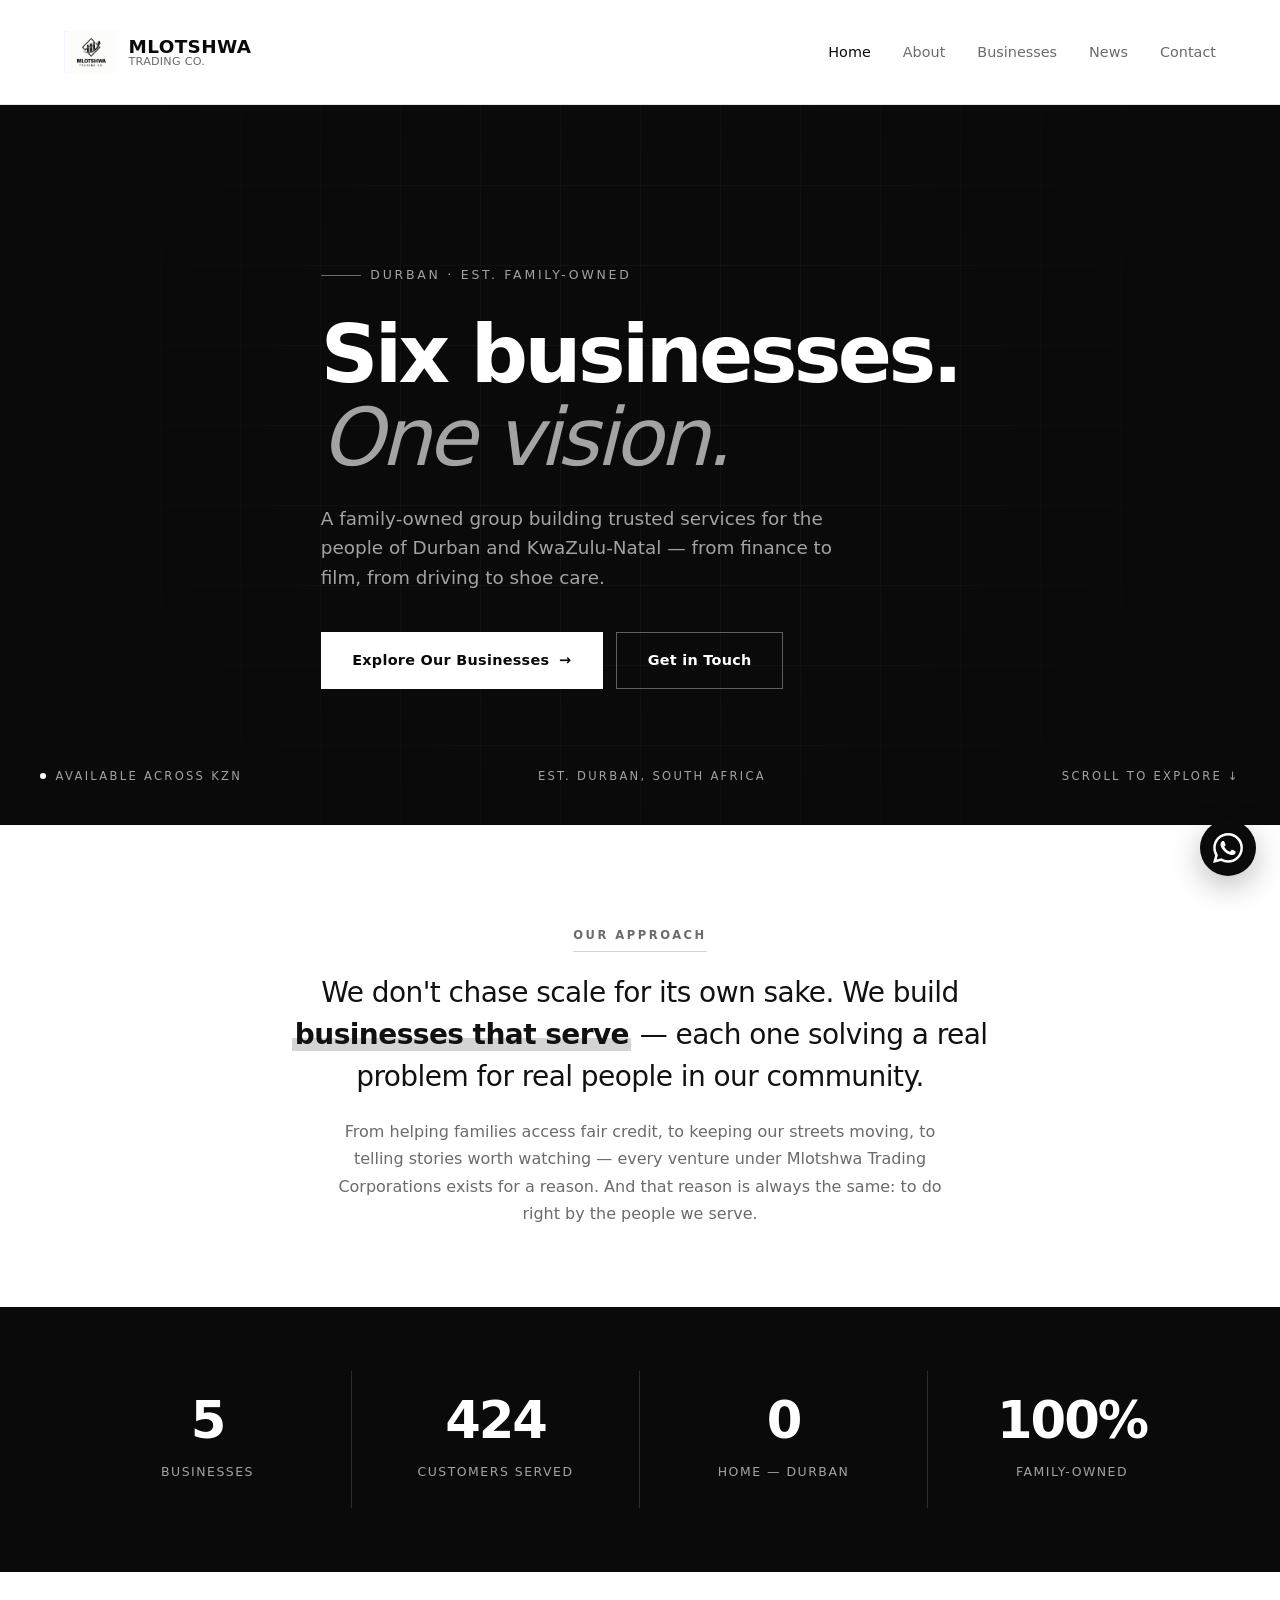
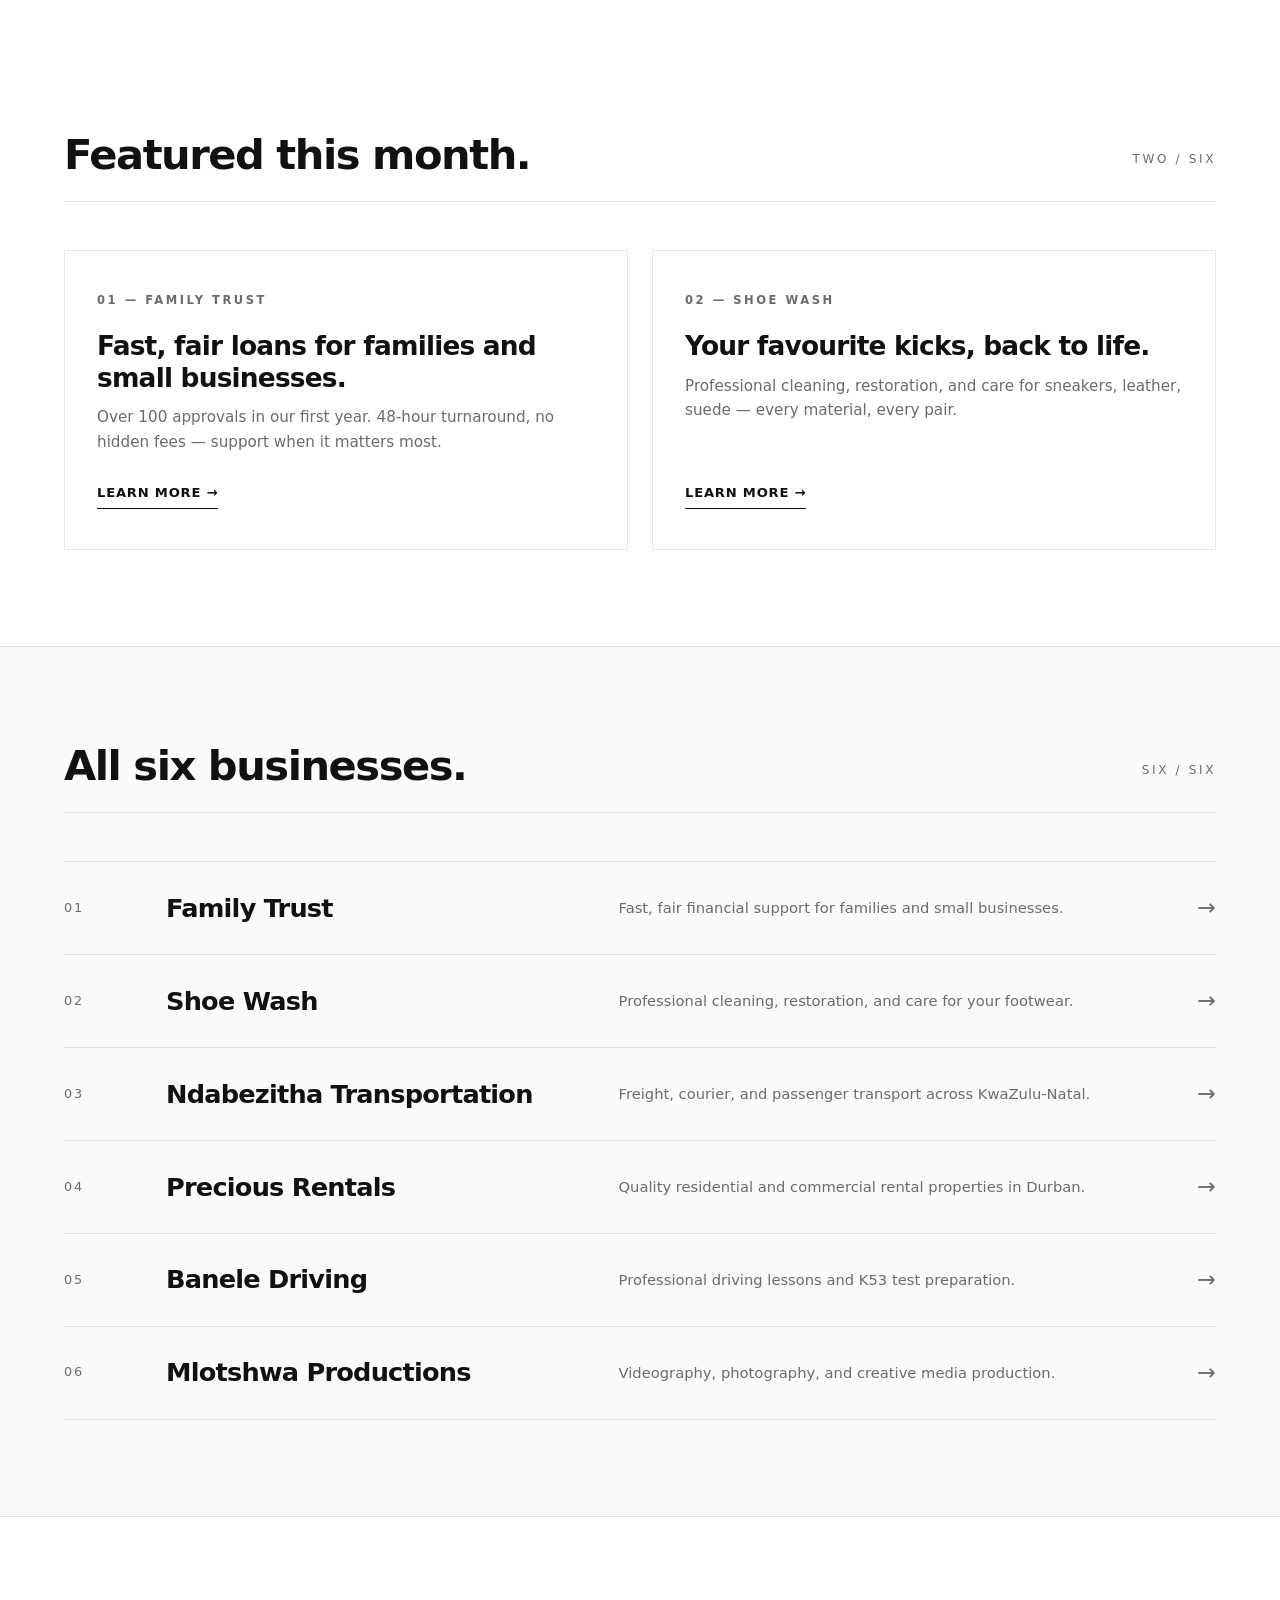
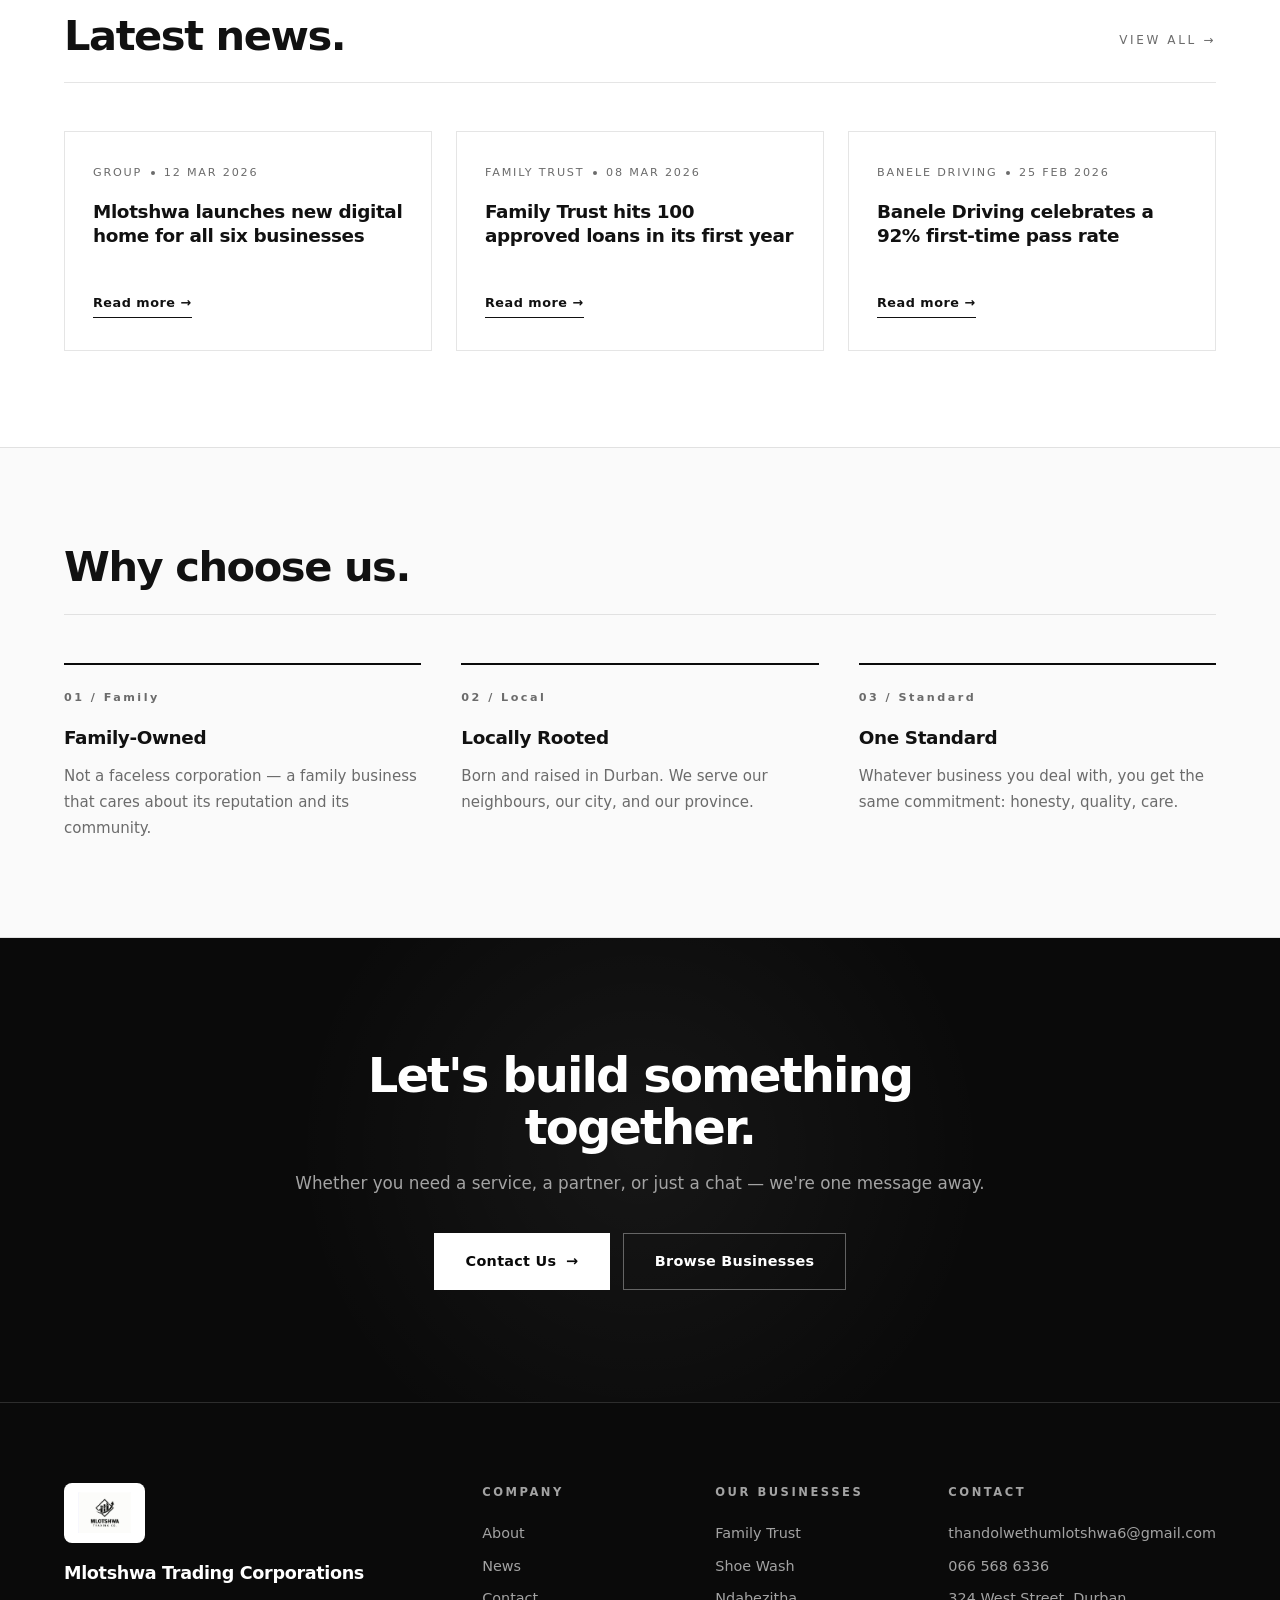
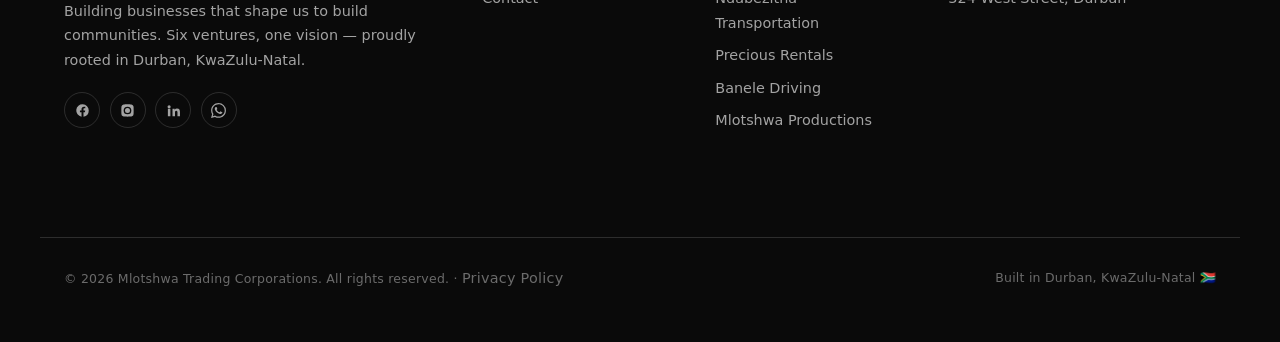
<file: index.html>
<!DOCTYPE html>
<html lang="en">
<head>
  <meta charset="UTF-8" />
  <meta name="viewport" content="width=device-width, initial-scale=1.0" />
  <title>Mlotshwa Trading Corporations — Six Businesses, One Vision</title>
  <meta name="description" content="Family-owned group of six businesses in Durban — Family Trust, Shoe Wash, Ndabezitha Transportation, Precious Rentals, Banele Driving, and Mlotshwa Productions." />
  <link rel="icon" type="image/png" href="Logo.png" />

  <meta property="og:title" content="Mlotshwa Trading Corporations" />
  <meta property="og:description" content="Building businesses that shape us to build communities." />
  <meta property="og:image" content="images/logo.png" />

  <link rel="stylesheet" href="css/style.css" />
  <link rel="stylesheet" href="css/animations.css" />

  <style>
    /* ================================================================
       BLACK & WHITE — CLEAN PROFESSIONAL THEME
       White header · Black footer
       ================================================================ */

    :root {
      --bw-black: #0a0a0a;
      --bw-ink: #111111;
      --bw-gray-1: #1a1a1a;
      --bw-gray-2: #2a2a2a;
      --bw-gray-3: #6b6b6b;
      --bw-gray-4: #a3a3a3;
      --bw-gray-5: #d4d4d4;
      --bw-gray-6: #f5f5f5;
      --bw-gray-7: #fafafa;
      --bw-white: #ffffff;
      --bw-border: rgba(255, 255, 255, 0.14);
      --bw-border-dark: rgba(0, 0, 0, 0.1);
    }

    body {
      background: var(--bw-white);
      color: var(--bw-ink);
      font-family: system-ui, -apple-system, 'Inter', 'Segoe UI', Roboto, sans-serif;
      margin: 0;
    }

    h1, h2, h3, h4 {
      letter-spacing: -0.03em;
      font-weight: 700;
      color: var(--bw-ink);
    }

    /* ============ WHITE HEADER ============ */
    .navbar {
      background: var(--bw-white) !important;
      border-bottom: 1px solid var(--bw-border-dark);
      padding: 1.1rem 0;
      position: sticky;
      top: 0;
      z-index: 100;
    }

    .navbar .logo-text span:first-child {
      color: var(--bw-black);
      font-weight: 800;
      letter-spacing: 0.02em;
    }

    .navbar .logo-text span:last-child {
      color: var(--bw-gray-3);
      font-weight: 400;
      letter-spacing: 0.02em;
    }

    .navbar .nav-links a {
      color: var(--bw-gray-3) !important;
      font-weight: 500;
      font-size: 0.9rem;
      transition: color 0.25s ease;
    }

    .navbar .nav-links a:hover,
    .navbar .nav-links a.active {
      color: var(--bw-black) !important;
    }

    .navbar .menu-toggle span {
      background: var(--bw-black) !important;
    }

    /* ============ HERO ============ */
    .bw-hero {
      background: var(--bw-black);
      color: var(--bw-white);
      position: relative;
      overflow: hidden;
      padding: 7rem 0 6rem;
      min-height: 80vh;
      display: flex;
      align-items: center;
    }

    .bw-hero::before {
      content: '';
      position: absolute;
      inset: 0;
      background-image:
        linear-gradient(rgba(255, 255, 255, 0.035) 1px, transparent 1px),
        linear-gradient(90deg, rgba(255, 255, 255, 0.035) 1px, transparent 1px);
      background-size: 80px 80px;
      z-index: 1;
      pointer-events: none;
    }

    .bw-hero::after {
      content: '';
      position: absolute;
      inset: 0;
      background: radial-gradient(circle at 50% 45%, transparent 15%, var(--bw-black) 82%);
      z-index: 2;
      pointer-events: none;
    }

    .bw-hero .container {
      position: relative;
      z-index: 3;
    }

    .bw-hero-eyebrow {
      display: inline-flex;
      align-items: center;
      gap: 0.6rem;
      color: var(--bw-gray-4);
      font-size: 0.78rem;
      letter-spacing: 0.22em;
      text-transform: uppercase;
      font-weight: 500;
      margin-bottom: 1.75rem;
    }

    .bw-hero-eyebrow::before {
      content: '';
      width: 40px;
      height: 1px;
      background: var(--bw-gray-3);
    }

    .bw-hero h1 {
      color: var(--bw-white);
      font-size: clamp(2.5rem, 7vw, 5rem);
      line-height: 1.04;
      font-weight: 800;
      letter-spacing: -0.045em;
      margin: 0 0 1.5rem;
      max-width: 15ch;
    }

    .bw-hero h1 .accent-line {
      display: block;
      color: var(--bw-gray-4);
      font-weight: 300;
      font-style: italic;
    }

    .bw-hero-tagline {
      color: var(--bw-gray-4);
      font-size: clamp(1rem, 1.5vw, 1.15rem);
      line-height: 1.6;
      max-width: 540px;
      margin: 0 0 2.5rem;
    }

    .bw-btn-row {
      display: flex;
      gap: 0.85rem;
      flex-wrap: wrap;
    }

    .bw-btn {
      display: inline-flex;
      align-items: center;
      gap: 0.6rem;
      padding: 1rem 1.9rem;
      font-size: 0.9rem;
      font-weight: 600;
      letter-spacing: 0.02em;
      text-decoration: none;
      border-radius: 0;
      transition: transform 0.3s cubic-bezier(0.22, 1, 0.36, 1),
                  background 0.3s ease,
                  color 0.3s ease;
      cursor: pointer;
      border: 1.5px solid transparent;
    }

    .bw-btn-primary {
      background: var(--bw-white);
      color: var(--bw-black);
    }

    .bw-btn-primary:hover {
      transform: translateY(-3px);
      box-shadow: 0 15px 40px rgba(255, 255, 255, 0.15);
    }

    .bw-btn-secondary {
      background: transparent;
      color: var(--bw-white);
      border-color: rgba(255, 255, 255, 0.35);
    }

    .bw-btn-secondary:hover {
      background: var(--bw-white);
      color: var(--bw-black);
      transform: translateY(-3px);
      border-color: var(--bw-white);
    }

    .bw-btn .arrow {
      transition: transform 0.3s ease;
    }

    .bw-btn:hover .arrow {
      transform: translateX(4px);
    }

    /* Hero bottom meta */
    .bw-hero-meta {
      position: absolute;
      bottom: 2.5rem;
      left: 0;
      right: 0;
      z-index: 3;
      padding: 0 1.5rem;
    }

    .bw-hero-meta-inner {
      max-width: 1200px;
      margin: 0 auto;
      display: flex;
      justify-content: space-between;
      align-items: flex-end;
      flex-wrap: wrap;
      gap: 1.5rem;
      color: var(--bw-gray-4);
      font-size: 0.72rem;
      letter-spacing: 0.2em;
      text-transform: uppercase;
    }

    .bw-hero-meta-inner > div {
      display: flex;
      align-items: center;
      gap: 0.6rem;
    }

    .bw-hero-meta-inner .dot {
      width: 6px;
      height: 6px;
      border-radius: 50%;
      background: var(--bw-white);
      animation: pulse 2s ease-in-out infinite;
    }

    @keyframes pulse {
      0%, 100% { opacity: 0.4; }
      50% { opacity: 1; }
    }

    /* ============ INTRO ============ */
    .bw-intro {
      padding: 6rem 0 4rem;
      background: var(--bw-white);
      text-align: center;
    }

    .bw-intro-label {
      font-size: 0.72rem;
      letter-spacing: 0.22em;
      text-transform: uppercase;
      color: var(--bw-gray-3);
      font-weight: 600;
      margin-bottom: 1.25rem;
      display: inline-block;
      padding-bottom: 0.4rem;
      border-bottom: 1px solid var(--bw-gray-5);
    }

    .bw-intro-text {
      font-size: clamp(1.3rem, 2.4vw, 1.75rem);
      line-height: 1.5;
      color: var(--bw-ink);
      font-weight: 400;
      letter-spacing: -0.02em;
      margin: 0 auto 1.25rem;
      max-width: 780px;
    }

    .bw-intro-text strong {
      font-weight: 700;
      background: linear-gradient(transparent 60%, var(--bw-gray-5) 60%);
      padding: 0 0.15rem;
    }

    .bw-intro-sub {
      color: var(--bw-gray-3);
      font-size: 1rem;
      line-height: 1.7;
      max-width: 620px;
      margin: 0 auto;
    }

    /* ============ STATS STRIP ============ */
    .bw-stats {
      background: var(--bw-black);
      color: var(--bw-white);
      padding: 4rem 0;
      margin-top: 5rem;
    }

    .bw-stats-grid {
      display: grid;
      grid-template-columns: repeat(auto-fit, minmax(180px, 1fr));
      gap: 0;
    }

    .bw-stat {
      padding: 1.5rem 2rem;
      border-right: 1px solid var(--bw-border);
      text-align: center;
    }

    .bw-stat:last-child {
      border-right: none;
    }

    .bw-stat-num {
      font-size: clamp(2.2rem, 4.5vw, 3.2rem);
      font-weight: 800;
      letter-spacing: -0.04em;
      color: var(--bw-white);
      display: block;
      line-height: 1;
      margin-bottom: 0.75rem;
      font-variant-numeric: tabular-nums;
    }

    .bw-stat-label {
      color: var(--bw-gray-4);
      font-size: 0.78rem;
      letter-spacing: 0.12em;
      text-transform: uppercase;
      font-weight: 500;
    }

    @media (max-width: 700px) {
      .bw-stat {
        border-right: none;
        border-bottom: 1px solid var(--bw-border);
        padding: 1.5rem 0;
      }
      .bw-stat:last-child { border-bottom: none; }
    }

    /* ============ SECTION HEADS ============ */
    .bw-section-head {
      display: flex;
      justify-content: space-between;
      align-items: flex-end;
      margin-bottom: 3rem;
      gap: 2rem;
      flex-wrap: wrap;
      border-bottom: 1px solid var(--bw-border-dark);
      padding-bottom: 1.5rem;
    }

    .bw-section-head h2 {
      font-size: clamp(1.8rem, 3.4vw, 2.6rem);
      font-weight: 800;
      letter-spacing: -0.035em;
      margin: 0;
      max-width: 22ch;
      line-height: 1.1;
    }

    .bw-section-head .bw-count {
      font-size: 0.75rem;
      letter-spacing: 0.22em;
      text-transform: uppercase;
      color: var(--bw-gray-3);
      font-weight: 500;
      white-space: nowrap;
      padding-bottom: 0.5rem;
    }

    /* ============ FEATURED BUSINESSES ============ */
    .bw-featured {
      padding: 6rem 0;
      background: var(--bw-white);
    }

    .bw-featured-grid {
      display: grid;
      grid-template-columns: repeat(auto-fit, minmax(280px, 1fr));
      gap: 1.5rem;
    }

    .bw-featured-card {
      position: relative;
      display: block;
      text-decoration: none;
      color: inherit;
      border: 1px solid var(--bw-border-dark);
      background: var(--bw-white);
      padding: 2.5rem 2rem;
      min-height: 260px;
      display: flex;
      flex-direction: column;
      justify-content: space-between;
      overflow: hidden;
      transition: background 0.4s ease, color 0.4s ease, transform 0.4s ease;
    }

    .bw-featured-card:hover {
      background: var(--bw-black);
      color: var(--bw-white);
      transform: translateY(-4px);
    }

    .bw-featured-card .bw-featured-eyebrow {
      font-size: 0.72rem;
      letter-spacing: 0.22em;
      text-transform: uppercase;
      color: var(--bw-gray-3);
      font-weight: 600;
      margin-bottom: 1.25rem;
      transition: color 0.4s ease;
    }

    .bw-featured-card:hover .bw-featured-eyebrow {
      color: var(--bw-gray-4);
    }

    .bw-featured-card h3 {
      font-size: clamp(1.3rem, 2.2vw, 1.65rem);
      font-weight: 700;
      line-height: 1.2;
      letter-spacing: -0.03em;
      margin: 0 0 0.75rem;
      transition: color 0.4s ease;
    }

    .bw-featured-card:hover h3 {
      color: var(--bw-white);
    }

    .bw-featured-card p {
      color: var(--bw-gray-3);
      font-size: 0.95rem;
      line-height: 1.6;
      margin: 0 0 1.75rem;
      transition: color 0.4s ease;
    }

    .bw-featured-card:hover p {
      color: var(--bw-gray-4);
    }

    .bw-featured-link {
      display: inline-flex;
      align-items: center;
      gap: 0.5rem;
      font-size: 0.82rem;
      font-weight: 600;
      letter-spacing: 0.06em;
      text-transform: uppercase;
      color: var(--bw-ink);
      border-bottom: 1px solid currentColor;
      padding-bottom: 0.3rem;
      align-self: flex-start;
      transition: color 0.4s ease, gap 0.3s ease;
    }

    .bw-featured-card:hover .bw-featured-link {
      color: var(--bw-white);
      gap: 0.8rem;
    }

    /* ============ ALL BUSINESSES — list ============ */
    .bw-businesses {
      padding: 6rem 0;
      background: var(--bw-gray-7);
      border-top: 1px solid var(--bw-border-dark);
      border-bottom: 1px solid var(--bw-border-dark);
    }

    .bw-biz-list {
      display: flex;
      flex-direction: column;
    }

    .bw-biz-row {
      display: grid;
      grid-template-columns: 70px 1fr 1.3fr auto;
      gap: 2rem;
      align-items: center;
      padding: 1.75rem 0;
      border-bottom: 1px solid var(--bw-border-dark);
      text-decoration: none;
      color: inherit;
      position: relative;
      overflow: hidden;
      transition: padding 0.4s cubic-bezier(0.22, 1, 0.36, 1);
    }

    .bw-biz-row:first-child {
      border-top: 1px solid var(--bw-border-dark);
    }

    .bw-biz-row::before {
      content: '';
      position: absolute;
      inset: 0;
      background: var(--bw-black);
      transform: scaleY(0);
      transform-origin: center;
      transition: transform 0.4s cubic-bezier(0.22, 1, 0.36, 1);
      z-index: 0;
    }

    .bw-biz-row:hover::before {
      transform: scaleY(1);
    }

    .bw-biz-row > * {
      position: relative;
      z-index: 1;
      transition: color 0.3s ease;
    }

    .bw-biz-row:hover {
      padding-left: 1.75rem;
      padding-right: 1.75rem;
    }

    .bw-biz-row:hover .bw-biz-num,
    .bw-biz-row:hover .bw-biz-name,
    .bw-biz-row:hover .bw-biz-arrow {
      color: var(--bw-white);
    }

    .bw-biz-row:hover .bw-biz-tag {
      color: var(--bw-gray-4);
    }

    .bw-biz-num {
      font-size: 0.8rem;
      letter-spacing: 0.15em;
      color: var(--bw-gray-3);
      font-weight: 500;
      font-variant-numeric: tabular-nums;
    }

    .bw-biz-name {
      font-size: clamp(1.2rem, 2.2vw, 1.6rem);
      font-weight: 700;
      letter-spacing: -0.03em;
      color: var(--bw-ink);
      line-height: 1.2;
      margin: 0;
    }

    .bw-biz-tag {
      color: var(--bw-gray-3);
      font-size: 0.92rem;
      line-height: 1.5;
      margin: 0;
    }

    .bw-biz-arrow {
      font-size: 1.4rem;
      color: var(--bw-gray-3);
      transition: transform 0.3s ease, color 0.3s ease;
    }

    .bw-biz-row:hover .bw-biz-arrow {
      transform: translateX(8px);
    }

    @media (max-width: 800px) {
      .bw-biz-row {
        grid-template-columns: 45px 1fr auto;
        gap: 1rem;
        padding: 1.4rem 0;
      }
      .bw-biz-tag {
        grid-column: 2 / -1;
        font-size: 0.85rem;
        margin-top: -0.5rem;
      }
      .bw-biz-row:hover { padding-left: 1rem; padding-right: 1rem; }
    }

    /* ============ NEWS PREVIEW ============ */
    .bw-news {
      padding: 6rem 0;
      background: var(--bw-white);
    }

    .bw-news-grid {
      display: grid;
      grid-template-columns: repeat(auto-fit, minmax(280px, 1fr));
      gap: 1.5rem;
    }

    .bw-news-card {
      display: block;
      padding: 2rem 1.75rem;
      background: var(--bw-white);
      text-decoration: none;
      color: inherit;
      border: 1px solid var(--bw-border-dark);
      min-height: 220px;
      display: flex;
      flex-direction: column;
      justify-content: space-between;
      transition: background 0.35s ease, color 0.35s ease, transform 0.35s ease;
      position: relative;
      overflow: hidden;
    }

    .bw-news-card:hover {
      background: var(--bw-black);
      color: var(--bw-white);
      transform: translateY(-4px);
    }

    .bw-news-meta {
      display: flex;
      align-items: center;
      gap: 0.55rem;
      font-size: 0.7rem;
      letter-spacing: 0.16em;
      text-transform: uppercase;
      color: var(--bw-gray-3);
      font-weight: 500;
      margin-bottom: 1.1rem;
      transition: color 0.35s ease;
    }

    .bw-news-card:hover .bw-news-meta {
      color: var(--bw-gray-4);
    }

    .bw-news-dot {
      width: 4px;
      height: 4px;
      border-radius: 50%;
      background: currentColor;
    }

    .bw-news-card h3 {
      font-size: 1.15rem;
      font-weight: 700;
      line-height: 1.3;
      letter-spacing: -0.02em;
      margin: 0 0 1rem;
      transition: color 0.35s ease;
    }

    .bw-news-card:hover h3 {
      color: var(--bw-white);
    }

    .bw-news-link {
      display: inline-flex;
      align-items: center;
      gap: 0.4rem;
      font-size: 0.8rem;
      font-weight: 600;
      letter-spacing: 0.04em;
      color: var(--bw-ink);
      border-bottom: 1px solid currentColor;
      padding-bottom: 0.25rem;
      align-self: flex-start;
      transition: color 0.35s ease, gap 0.3s ease;
    }

    .bw-news-card:hover .bw-news-link {
      color: var(--bw-white);
      gap: 0.7rem;
    }

    /* ============ WHY CHOOSE US ============ */
    .bw-why {
      padding: 6rem 0;
      background: var(--bw-gray-7);
      border-top: 1px solid var(--bw-border-dark);
      border-bottom: 1px solid var(--bw-border-dark);
    }

    .bw-why-grid {
      display: grid;
      grid-template-columns: repeat(auto-fit, minmax(240px, 1fr));
      gap: 2.5rem;
    }

    .bw-why-item {
      padding-top: 1.5rem;
      border-top: 2px solid var(--bw-black);
    }

    .bw-why-item .bw-why-num {
      font-size: 0.7rem;
      letter-spacing: 0.22em;
      color: var(--bw-gray-3);
      font-weight: 600;
      display: block;
      margin-bottom: 1rem;
    }

    .bw-why-item h3 {
      font-size: 1.15rem;
      font-weight: 700;
      margin: 0 0 0.75rem;
      letter-spacing: -0.02em;
    }

    .bw-why-item p {
      color: var(--bw-gray-3);
      font-size: 0.94rem;
      line-height: 1.7;
      margin: 0;
    }

    /* ============ CTA ============ */
    .bw-cta {
      padding: 7rem 0;
      background: var(--bw-black);
      color: var(--bw-white);
      text-align: center;
      position: relative;
      overflow: hidden;
    }

    .bw-cta::before {
      content: '';
      position: absolute;
      top: -30%;
      left: 50%;
      transform: translateX(-50%);
      width: 700px;
      height: 700px;
      border-radius: 50%;
      background: radial-gradient(circle, rgba(255, 255, 255, 0.05), transparent 70%);
      pointer-events: none;
    }

    .bw-cta-inner {
      position: relative;
      z-index: 1;
      max-width: 800px;
      margin: 0 auto;
      padding: 0 1.5rem;
    }

    .bw-cta h2 {
      color: var(--bw-white);
      font-size: clamp(1.9rem, 4vw, 3rem);
      font-weight: 800;
      letter-spacing: -0.04em;
      line-height: 1.08;
      margin: 0 0 1rem;
    }

    .bw-cta p {
      color: var(--bw-gray-4);
      font-size: 1.05rem;
      line-height: 1.6;
      margin: 0 0 2.25rem;
    }

    .bw-cta .bw-btn-row {
      justify-content: center;
    }

    /* ============ BLACK FOOTER ============ */
    .footer {
      background: var(--bw-black);
      color: var(--bw-gray-4);
      border-top: 1px solid var(--bw-border);
      padding: 5rem 0 2rem;
    }

    .footer-grid {
      display: grid;
      grid-template-columns: 2fr 1fr 1fr 1.2fr;
      gap: 3rem;
      margin-bottom: 3rem;
    }

    @media (max-width: 900px) {
      .footer-grid {
        grid-template-columns: 1fr 1fr;
        gap: 2.5rem;
      }
    }

    @media (max-width: 560px) {
      .footer-grid {
        grid-template-columns: 1fr;
      }
    }
.footer-logo {
  height: 60px;
  width: auto;
  margin-bottom: 1rem;
  background: white;
  padding: 0.6rem 0.9rem;
  border-radius: 8px;
  display: block;
    }

    .footer h3 {
      color: var(--bw-white);
      font-weight: 700;
      font-size: 1.1rem;
      letter-spacing: -0.02em;
      margin: 0 0 0.75rem;
    }

    .footer h4 {
      font-size: 0.72rem;
      letter-spacing: 0.22em;
      text-transform: uppercase;
      color: var(--bw-gray-4);
      margin: 0 0 1.25rem;
      font-weight: 600;
    }

    .footer p,
    .footer a,
    .footer li {
      color: var(--bw-gray-4);
      font-size: 0.9rem;
      line-height: 1.7;
    }

    .footer p {
      margin: 0 0 0.5rem;
    }

    .footer ul {
      list-style: none;
      padding: 0;
      margin: 0;
    }

    .footer li {
      margin-bottom: 0.6rem;
    }

    .footer a {
      text-decoration: none;
      transition: color 0.25s ease, padding-left 0.25s ease;
      display: inline-block;
    }

    .footer a:hover {
      color: var(--bw-white);
      padding-left: 4px;
    }

    .footer-social {
      display: flex;
      gap: 0.6rem;
      margin-top: 1.25rem;
    }

    .footer-social a {
      width: 36px;
      height: 36px;
      border-radius: 50%;
      border: 1px solid var(--bw-border);
      display: flex;
      align-items: center;
      justify-content: center;
      padding: 0;
      transition: background 0.3s ease, border-color 0.3s ease, transform 0.3s ease;
    }

    .footer-social a:hover {
      background: var(--bw-white);
      border-color: var(--bw-white);
      transform: translateY(-3px);
      padding-left: 0;
    }

    .footer-social svg {
      width: 15px;
      height: 15px;
      fill: var(--bw-gray-4);
      transition: fill 0.3s ease;
    }

    .footer-social a:hover svg {
      fill: var(--bw-black);
    }

    .footer-bottom {
      border-top: 1px solid var(--bw-border);
      margin-top: 2rem;
      padding-top: 1.75rem;
      display: flex;
      justify-content: space-between;
      align-items: center;
      flex-wrap: wrap;
      gap: 1rem;
    }

    .footer-bottom p {
      font-size: 0.78rem;
      color: var(--bw-gray-3);
      margin: 0;
      letter-spacing: 0.02em;
    }

    .footer-bottom a {
      color: var(--bw-gray-3);
    }

    .footer-bottom a:hover {
      color: var(--bw-white);
      padding-left: 0;
    }

    /* ============ WhatsApp float ============ */
    .whatsapp-float {
      background: var(--bw-black) !important;
      color: var(--bw-white) !important;
      box-shadow: 0 10px 30px rgba(0, 0, 0, 0.25) !important;
    }

    .whatsapp-float svg {
      fill: var(--bw-white) !important;
    }

    /* ============ Reveal ============ */
    .bw-reveal {
      opacity: 0;
      transform: translateY(28px);
      transition: opacity 0.8s cubic-bezier(0.22, 1, 0.36, 1),
                  transform 0.8s cubic-bezier(0.22, 1, 0.36, 1);
    }

    .bw-reveal.is-visible {
      opacity: 1;
      transform: translateY(0);
    }
  </style>
</head>
<body>

  <!-- ============ WHITE HEADER ============ -->
  <header class="navbar">
    <div class="container nav-inner">
      <a href="index.html" class="logo">
        <img src="Logo.png" alt="Mlotshwa Trading Co." />
        <span class="logo-text">
          <span>MLOTSHWA</span>
          <span>Trading Co.</span>
        </span>
      </a>
      <nav>
        <ul class="nav-links" id="navLinks">
          <li><a href="index.html" class="active">Home</a></li>
          <li><a href="about.html">About</a></li>
          <li><a href="businesses.html">Businesses</a></li>
          <li><a href="news.html">News</a></li>
          <li><a href="contact.html">Contact</a></li>
        </ul>
      </nav>
      <button class="menu-toggle" id="menuToggle" aria-label="Toggle menu">
        <span></span><span></span><span></span>
      </button>
    </div>
  </header>

  <!-- ============ HERO ============ -->
  <section class="bw-hero">
    <div class="container">
      <div class="bw-hero-eyebrow">Durban · Est. Family-Owned</div>
      <h1>
        Six businesses.<br />
        <span class="accent-line">One vision.</span>
      </h1>
      <p class="bw-hero-tagline">
        A family-owned group building trusted services for the people of
        Durban and KwaZulu-Natal — from finance to film, from driving to shoe care.
      </p>
      <div class="bw-btn-row">
        <a href="businesses.html" class="bw-btn bw-btn-primary">
          Explore Our Businesses <span class="arrow">→</span>
        </a>
        <a href="contact.html" class="bw-btn bw-btn-secondary">
          Get in Touch
        </a>
      </div>
    </div>

    <div class="bw-hero-meta">
      <div class="bw-hero-meta-inner">
        <div><span class="dot"></span> Available Across KZN</div>
        <div>Est. Durban, South Africa</div>
        <div>Scroll to Explore ↓</div>
      </div>
    </div>
  </section>

  <!-- ============ INTRO + STATS ============ -->
  <section class="bw-intro">
    <div class="container">
      <div class="bw-reveal">
        <div class="bw-intro-label">Our Approach</div>
        <p class="bw-intro-text">
          We don't chase scale for its own sake. We build <strong>businesses that serve</strong> — each one solving a real problem for real people in our community.
        </p>
        <p class="bw-intro-sub">
          From helping families access fair credit, to keeping our streets moving,
          to telling stories worth watching — every venture under Mlotshwa Trading
          Corporations exists for a reason. And that reason is always the same:
          to do right by the people we serve.
        </p>
      </div>
    </div>

    <!-- Stats block -->
    <div class="bw-stats">
      <div class="container">
        <div class="bw-stats-grid bw-reveal">
          <div class="bw-stat">
            <span class="bw-stat-num" data-count="6">0</span>
            <span class="bw-stat-label">Businesses</span>
          </div>
          <div class="bw-stat">
            <span class="bw-stat-num" data-count="500">0</span>
            <span class="bw-stat-label">Customers Served</span>
          </div>
          <div class="bw-stat">
            <span class="bw-stat-num" data-count="1">0</span>
            <span class="bw-stat-label">Home — Durban</span>
          </div>
          <div class="bw-stat">
            <span class="bw-stat-num">100%</span>
            <span class="bw-stat-label">Family-Owned</span>
          </div>
        </div>
      </div>
    </div>
  </section>

  <!-- ============ FEATURED BUSINESSES ============ -->
  <section class="bw-featured">
    <div class="container">
      <div class="bw-section-head bw-reveal">
        <h2>Featured this month.</h2>
        <div class="bw-count">Two / Six</div>
      </div>

      <div class="bw-featured-grid">

        <a href="business-family-trust.html" class="bw-featured-card bw-reveal">
          <div>
            <div class="bw-featured-eyebrow">01 — Family Trust</div>
            <h3>Fast, fair loans for families and small businesses.</h3>
            <p>Over 100 approvals in our first year. 48-hour turnaround, no hidden fees — support when it matters most.</p>
          </div>
          <span class="bw-featured-link">Learn more →</span>
        </a>

        <a href="business-shoe-wash.html" class="bw-featured-card bw-reveal">
          <div>
            <div class="bw-featured-eyebrow">02 — Shoe Wash</div>
            <h3>Your favourite kicks, back to life.</h3>
            <p>Professional cleaning, restoration, and care for sneakers, leather, suede — every material, every pair.</p>
          </div>
          <span class="bw-featured-link">Learn more →</span>
        </a>

      </div>
    </div>
  </section>

  <!-- ============ ALL SIX BUSINESSES ============ -->
  <section class="bw-businesses">
    <div class="container">
      <div class="bw-section-head bw-reveal">
        <h2>All six businesses.</h2>
        <div class="bw-count">Six / Six</div>
      </div>

      <div class="bw-biz-list">

        <a href="business-family-trust.html" class="bw-biz-row bw-reveal">
          <span class="bw-biz-num">01</span>
          <h3 class="bw-biz-name">Family Trust</h3>
          <p class="bw-biz-tag">Fast, fair financial support for families and small businesses.</p>
          <span class="bw-biz-arrow">→</span>
        </a>

        <a href="business-shoe-wash.html" class="bw-biz-row bw-reveal">
          <span class="bw-biz-num">02</span>
          <h3 class="bw-biz-name">Shoe Wash</h3>
          <p class="bw-biz-tag">Professional cleaning, restoration, and care for your footwear.</p>
          <span class="bw-biz-arrow">→</span>
        </a>

        <a href="business-ndabezitha.html" class="bw-biz-row bw-reveal">
          <span class="bw-biz-num">03</span>
          <h3 class="bw-biz-name">Ndabezitha Transportation</h3>
          <p class="bw-biz-tag">Freight, courier, and passenger transport across KwaZulu-Natal.</p>
          <span class="bw-biz-arrow">→</span>
        </a>

        <a href="business-precious-rentals.html" class="bw-biz-row bw-reveal">
          <span class="bw-biz-num">04</span>
          <h3 class="bw-biz-name">Precious Rentals</h3>
          <p class="bw-biz-tag">Quality residential and commercial rental properties in Durban.</p>
          <span class="bw-biz-arrow">→</span>
        </a>

        <a href="business-banele-driving.html" class="bw-biz-row bw-reveal">
          <span class="bw-biz-num">05</span>
          <h3 class="bw-biz-name">Banele Driving</h3>
          <p class="bw-biz-tag">Professional driving lessons and K53 test preparation.</p>
          <span class="bw-biz-arrow">→</span>
        </a>

        <a href="business-mlotshwa-productions.html" class="bw-biz-row bw-reveal">
          <span class="bw-biz-num">06</span>
          <h3 class="bw-biz-name">Mlotshwa Productions</h3>
          <p class="bw-biz-tag">Videography, photography, and creative media production.</p>
          <span class="bw-biz-arrow">→</span>
        </a>

      </div>
    </div>
  </section>

  <!-- ============ LATEST NEWS PREVIEW ============ -->
  <section class="bw-news">
    <div class="container">
      <div class="bw-section-head bw-reveal">
        <h2>Latest news.</h2>
        <div class="bw-count">View all →</div>
      </div>

      <div class="bw-news-grid">

        <a href="news.html" class="bw-news-card bw-reveal">
          <div>
            <div class="bw-news-meta">
              <span>Group</span>
              <span class="bw-news-dot"></span>
              <span>12 Mar 2026</span>
            </div>
            <h3>Mlotshwa launches new digital home for all six businesses</h3>
          </div>
          <span class="bw-news-link">Read more →</span>
        </a>

        <a href="news.html" class="bw-news-card bw-reveal">
          <div>
            <div class="bw-news-meta">
              <span>Family Trust</span>
              <span class="bw-news-dot"></span>
              <span>08 Mar 2026</span>
            </div>
            <h3>Family Trust hits 100 approved loans in its first year</h3>
          </div>
          <span class="bw-news-link">Read more →</span>
        </a>

        <a href="news.html" class="bw-news-card bw-reveal">
          <div>
            <div class="bw-news-meta">
              <span>Banele Driving</span>
              <span class="bw-news-dot"></span>
              <span>25 Feb 2026</span>
            </div>
            <h3>Banele Driving celebrates a 92% first-time pass rate</h3>
          </div>
          <span class="bw-news-link">Read more →</span>
        </a>

      </div>
    </div>
  </section>

  <!-- ============ WHY CHOOSE US ============ -->
  <section class="bw-why">
    <div class="container">
      <div class="bw-section-head bw-reveal">
        <h2>Why choose us.</h2>
      </div>

      <div class="bw-why-grid">
        <div class="bw-why-item bw-reveal">
          <span class="bw-why-num">01 / Family</span>
          <h3>Family-Owned</h3>
          <p>Not a faceless corporation — a family business that cares about its reputation and its community.</p>
        </div>

        <div class="bw-why-item bw-reveal">
          <span class="bw-why-num">02 / Local</span>
          <h3>Locally Rooted</h3>
          <p>Born and raised in Durban. We serve our neighbours, our city, and our province.</p>
        </div>

        <div class="bw-why-item bw-reveal">
          <span class="bw-why-num">03 / Standard</span>
          <h3>One Standard</h3>
          <p>Whatever business you deal with, you get the same commitment: honesty, quality, care.</p>
        </div>
      </div>
    </div>
  </section>

  <!-- ============ CLOSING CTA ============ -->
  <section class="bw-cta">
    <div class="bw-cta-inner">
      <h2>Let's build something together.</h2>
      <p>Whether you need a service, a partner, or just a chat — we're one message away.</p>
      <div class="bw-btn-row">
        <a href="contact.html" class="bw-btn bw-btn-primary">
          Contact Us <span class="arrow">→</span>
        </a>
        <a href="businesses.html" class="bw-btn bw-btn-secondary">
          Browse Businesses
        </a>
      </div>
    </div>
  </section>

  <!-- ============ BLACK FOOTER ============ -->
  <footer class="footer">
    <div class="container footer-grid">

      <div>
        <img src="Logo.png" alt="Mlotshwa Trading Co." class="footer-logo" />
        <h3>Mlotshwa Trading Corporations</h3>
        <p>Building businesses that shape us to build communities. Six ventures, one vision — proudly rooted in Durban, KwaZulu-Natal.</p>

        <!-- Socials -->
        <div class="footer-social">
          <a href="#" aria-label="Facebook" title="Facebook">
            <svg viewBox="0 0 24 24"><path d="M22 12a10 10 0 1 0-11.56 9.87v-6.99H7.9V12h2.54V9.8c0-2.51 1.5-3.89 3.78-3.89 1.1 0 2.24.2 2.24.2v2.46H15.2c-1.24 0-1.63.77-1.63 1.56V12h2.77l-.44 2.88h-2.33v6.99A10 10 0 0 0 22 12z"/></svg>
          </a>
          <a href="#" aria-label="Instagram" title="Instagram">
            <svg viewBox="0 0 24 24"><path d="M12 2.16c3.2 0 3.58.01 4.85.07 1.17.05 1.8.25 2.23.41.56.22.96.48 1.38.9.42.42.68.82.9 1.38.16.42.36 1.06.41 2.23.06 1.27.07 1.65.07 4.85s-.01 3.58-.07 4.85c-.05 1.17-.25 1.8-.41 2.23-.22.56-.48.96-.9 1.38-.42.42-.82.68-1.38.9-.42.16-1.06.36-2.23.41-1.27.06-1.65.07-4.85.07s-3.58-.01-4.85-.07c-1.17-.05-1.8-.25-2.23-.41a3.7 3.7 0 0 1-1.38-.9 3.7 3.7 0 0 1-.9-1.38c-.16-.42-.36-1.06-.41-2.23C2.17 15.58 2.16 15.2 2.16 12s.01-3.58.07-4.85c.05-1.17.25-1.8.41-2.23.22-.56.48-.96.9-1.38.42-.42.82-.68 1.38-.9.42-.16 1.06-.36 2.23-.41C8.42 2.17 8.8 2.16 12 2.16zm0 3.68A6.16 6.16 0 1 0 18.16 12 6.16 6.16 0 0 0 12 5.84zm0 10.16A4 4 0 1 1 16 12a4 4 0 0 1-4 4zm6.4-10.4a1.44 1.44 0 1 1-1.44-1.44 1.44 1.44 0 0 1 1.44 1.44z"/></svg>
          </a>
          <a href="#" aria-label="LinkedIn" title="LinkedIn">
            <svg viewBox="0 0 24 24"><path d="M4.98 3.5a2.5 2.5 0 1 1 0 5 2.5 2.5 0 0 1 0-5zM3 9h4v12H3V9zm7 0h3.8v1.7h.05a4.17 4.17 0 0 1 3.75-2.06c4 0 4.75 2.64 4.75 6.08V21h-4v-5.5c0-1.31-.03-3-1.83-3s-2.12 1.43-2.12 2.9V21h-4V9z"/></svg>
          </a>
          <a href="https://wa.me/27665686336" aria-label="WhatsApp" title="WhatsApp" target="_blank" rel="noopener">
            <svg viewBox="0 0 24 24"><path d="M17.472 14.382c-.297-.149-1.758-.867-2.03-.967-.273-.099-.471-.148-.67.15-.197.297-.767.966-.94 1.164-.173.199-.347.223-.644.075-.297-.15-1.255-.463-2.39-1.475-.883-.788-1.48-1.761-1.653-2.059-.173-.297-.018-.458.13-.606.134-.133.298-.347.446-.52.149-.174.198-.298.298-.497.099-.198.05-.371-.025-.52-.075-.149-.669-1.612-.916-2.207-.242-.579-.487-.5-.669-.51-.173-.008-.371-.01-.57-.01-.198 0-.52.074-.792.372-.272.297-1.04 1.016-1.04 2.479 0 1.462 1.065 2.875 1.213 3.074.149.198 2.096 3.2 5.077 4.487.709.306 1.262.489 1.694.625.712.227 1.36.195 1.871.118.571-.085 1.758-.719 2.006-1.413.248-.694.248-1.289.173-1.413-.074-.124-.272-.198-.57-.347m-5.421 7.403h-.004a9.87 9.87 0 01-5.031-1.378l-.361-.214-3.741.982.998-3.648-.235-.374a9.86 9.86 0 01-1.51-5.26c.001-5.45 4.436-9.884 9.888-9.884 2.64 0 5.122 1.03 6.988 2.898a9.825 9.825 0 012.893 6.994c-.003 5.45-4.437 9.884-9.885 9.884m8.413-18.297A11.815 11.815 0 0012.05 0C5.495 0 .16 5.335.157 11.892c0 2.096.547 4.142 1.588 5.945L.057 24l6.305-1.654a11.882 11.882 0 005.683 1.448h.005c6.554 0 11.89-5.335 11.893-11.893a11.821 11.821 0 00-3.48-8.413z"/></svg>
          </a>
        </div>
      </div>

      <div>
        <h4>Company</h4>
        <ul>
          <li><a href="about.html">About</a></li>
          <li><a href="news.html">News</a></li>
          <li><a href="contact.html">Contact</a></li>
        </ul>
      </div>

      <div>
        <h4>Our Businesses</h4>
        <ul>
          <li><a href="business-family-trust.html">Family Trust</a></li>
          <li><a href="business-shoe-wash.html">Shoe Wash</a></li>
          <li><a href="business-ndabezitha.html">Ndabezitha Transportation</a></li>
          <li><a href="business-precious-rentals.html">Precious Rentals</a></li>
          <li><a href="business-banele-driving.html">Banele Driving</a></li>
          <li><a href="business-mlotshwa-productions.html">Mlotshwa Productions</a></li>
        </ul>
      </div>

      <div>
        <h4>Contact</h4>
        <p>thandolwethumlotshwa6@gmail.com</p>
        <p>066 568 6336</p>
        <p>324 West Street, Durban</p>
      </div>

    </div>

    <div class="container footer-bottom">
      <p>© 2026 Mlotshwa Trading Corporations. All rights reserved. · <a href="privacy.html">Privacy Policy</a></p>
      <p>Built in Durban, KwaZulu-Natal 🇿🇦</p>
    </div>
  </footer>

  <!-- ============ WHATSAPP FLOAT ============ -->
  <a href="https://wa.me/27665686336" class="whatsapp-float" target="_blank" rel="noopener" aria-label="Chat on WhatsApp">
    <svg viewBox="0 0 24 24" xmlns="http://www.w3.org/2000/svg">
      <path d="M17.472 14.382c-.297-.149-1.758-.867-2.03-.967-.273-.099-.471-.148-.67.15-.197.297-.767.966-.94 1.164-.173.199-.347.223-.644.075-.297-.15-1.255-.463-2.39-1.475-.883-.788-1.48-1.761-1.653-2.059-.173-.297-.018-.458.13-.606.134-.133.298-.347.446-.52.149-.174.198-.298.298-.497.099-.198.05-.371-.025-.52-.075-.149-.669-1.612-.916-2.207-.242-.579-.487-.5-.669-.51-.173-.008-.371-.01-.57-.01-.198 0-.52.074-.792.372-.272.297-1.04 1.016-1.04 2.479 0 1.462 1.065 2.875 1.213 3.074.149.198 2.096 3.2 5.077 4.487.709.306 1.262.489 1.694.625.712.227 1.36.195 1.871.118.571-.085 1.758-.719 2.006-1.413.248-.694.248-1.289.173-1.413-.074-.124-.272-.198-.57-.347m-5.421 7.403h-.004a9.87 9.87 0 01-5.031-1.378l-.361-.214-3.741.982.998-3.648-.235-.374a9.86 9.86 0 01-1.51-5.26c.001-5.45 4.436-9.884 9.888-9.884 2.64 0 5.122 1.03 6.988 2.898a9.825 9.825 0 012.893 6.994c-.003 5.45-4.437 9.884-9.885 9.884m8.413-18.297A11.815 11.815 0 0012.05 0C5.495 0 .16 5.335.157 11.892c0 2.096.547 4.142 1.588 5.945L.057 24l6.305-1.654a11.882 11.882 0 005.683 1.448h.005c6.554 0 11.89-5.335 11.893-11.893a11.821 11.821 0 00-3.48-8.413Z"/>
    </svg>
  </a>

  <!-- ============ SCRIPTS ============ -->
  <script>
    /* Menu toggle */
    (function () {
      const toggle = document.getElementById('menuToggle');
      const links  = document.getElementById('navLinks');
      if (!toggle || !links) return;
      toggle.addEventListener('click', () => links.classList.toggle('open'));
    })();

    /* Scroll reveal */
    (function () {
      const els = document.querySelectorAll('.bw-reveal');
      if (!els.length) return;

      const observer = new IntersectionObserver((entries) => {
        entries.forEach((entry, i) => {
          if (entry.isIntersecting) {
            setTimeout(() => {
              entry.target.classList.add('is-visible');
            }, i * 80);
            observer.unobserve(entry.target);
          }
        });
      }, { threshold: 0.12 });

      els.forEach(el => observer.observe(el));
    })();

    /* Animated counters */
    (function () {
      const counters = document.querySelectorAll('[data-count]');
      if (!counters.length) return;

      const observer = new IntersectionObserver((entries) => {
        entries.forEach(entry => {
          if (entry.isIntersecting) {
            const el = entry.target;
            const target = parseInt(el.dataset.count, 10);
            let current = 0;
            const step = target / 50;
            const timer = setInterval(() => {
              current += step;
              if (current >= target) {
                current = target;
                clearInterval(timer);
              }
              el.textContent = Math.floor(current);
            }, 16);
            observer.unobserve(el);
          }
        });
      }, { threshold: 0.5 });

      counters.forEach(el => observer.observe(el));
    })();
  </script>
  <script src="js/business-animations.js"></script>
</body>
</html>
</file>
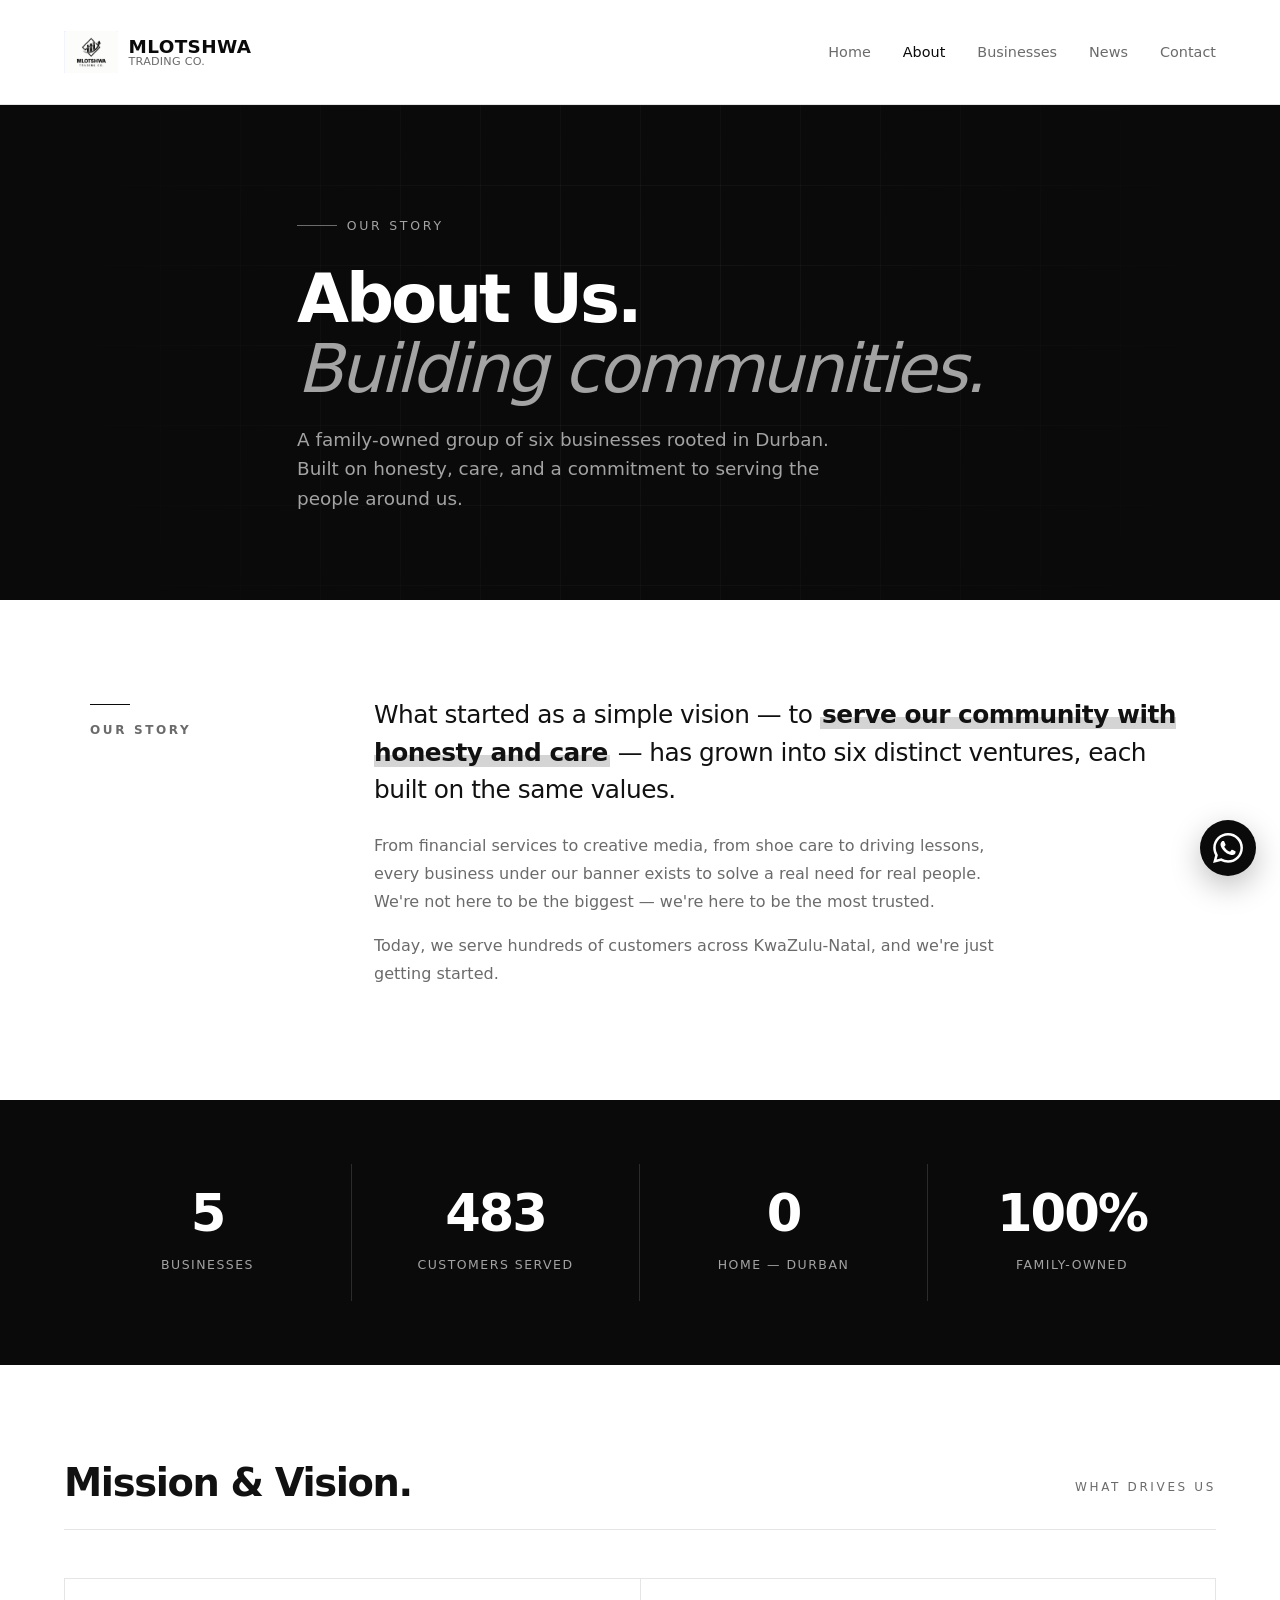
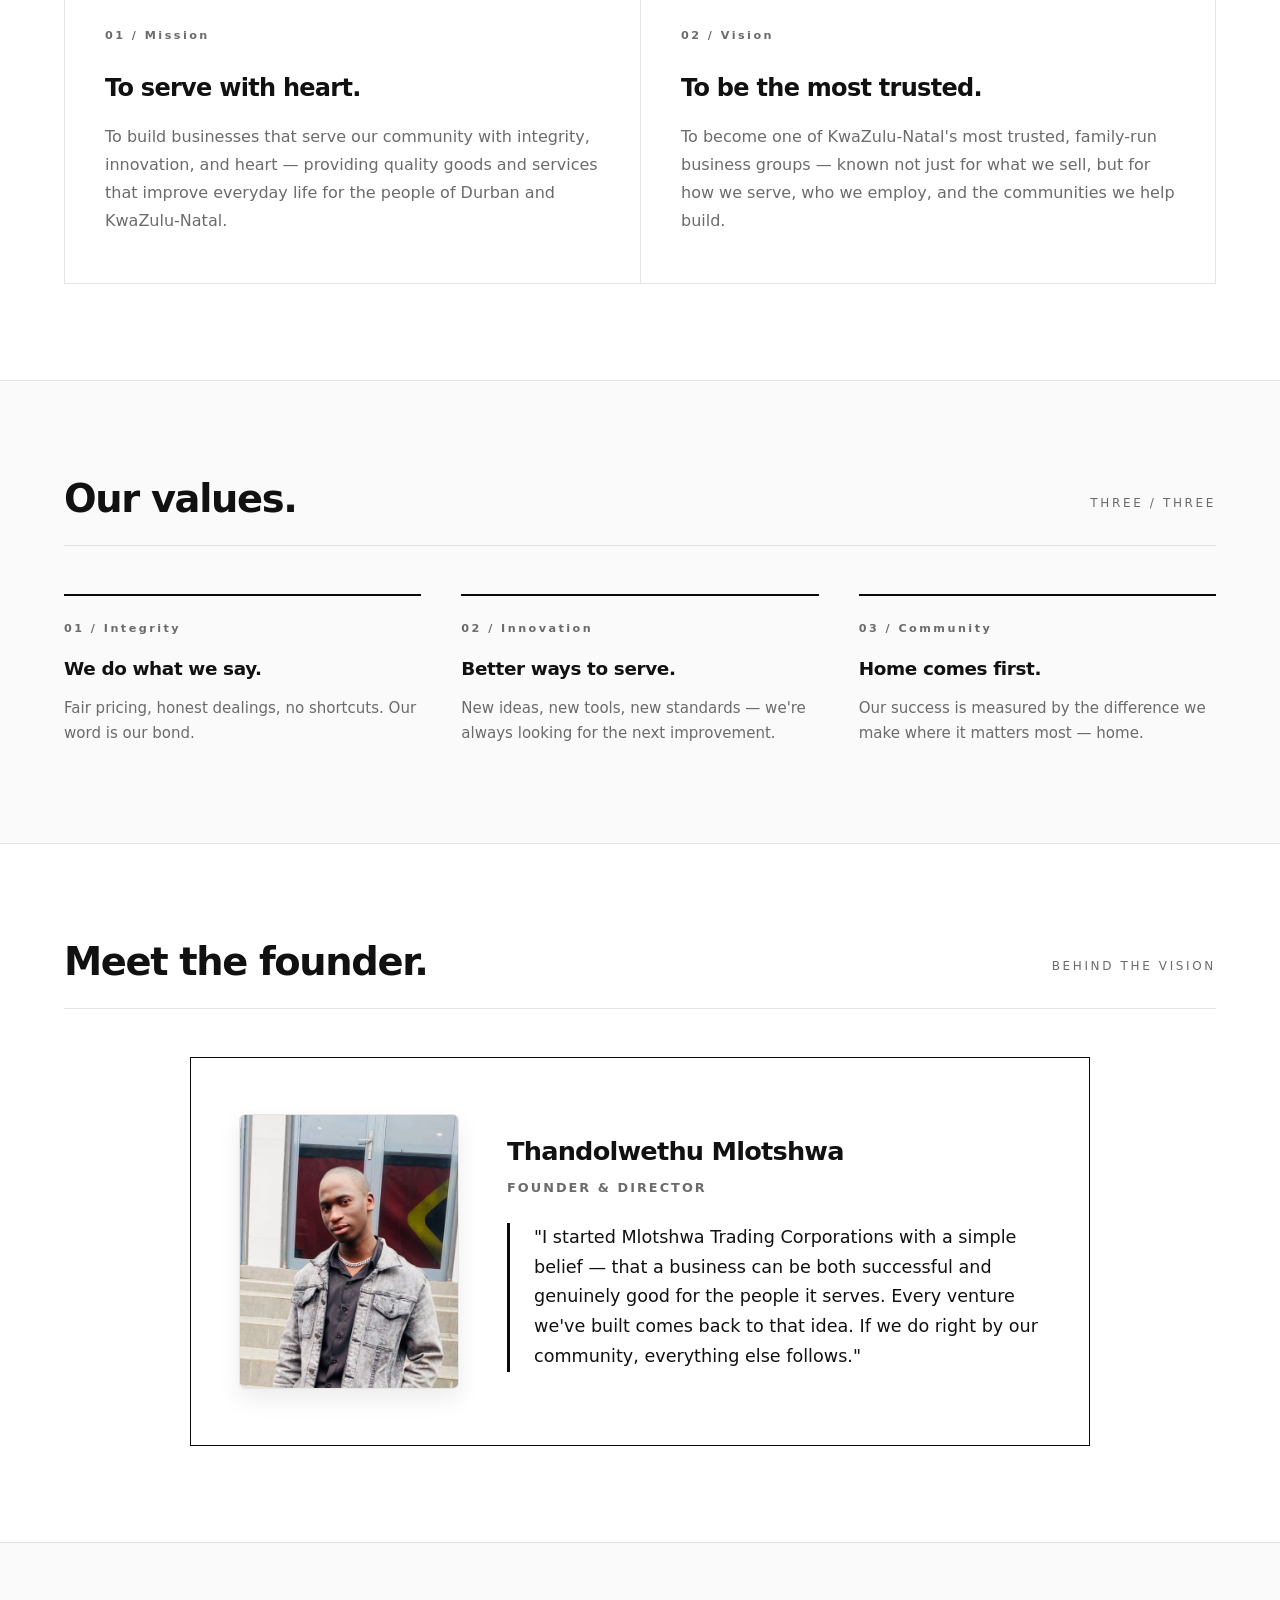
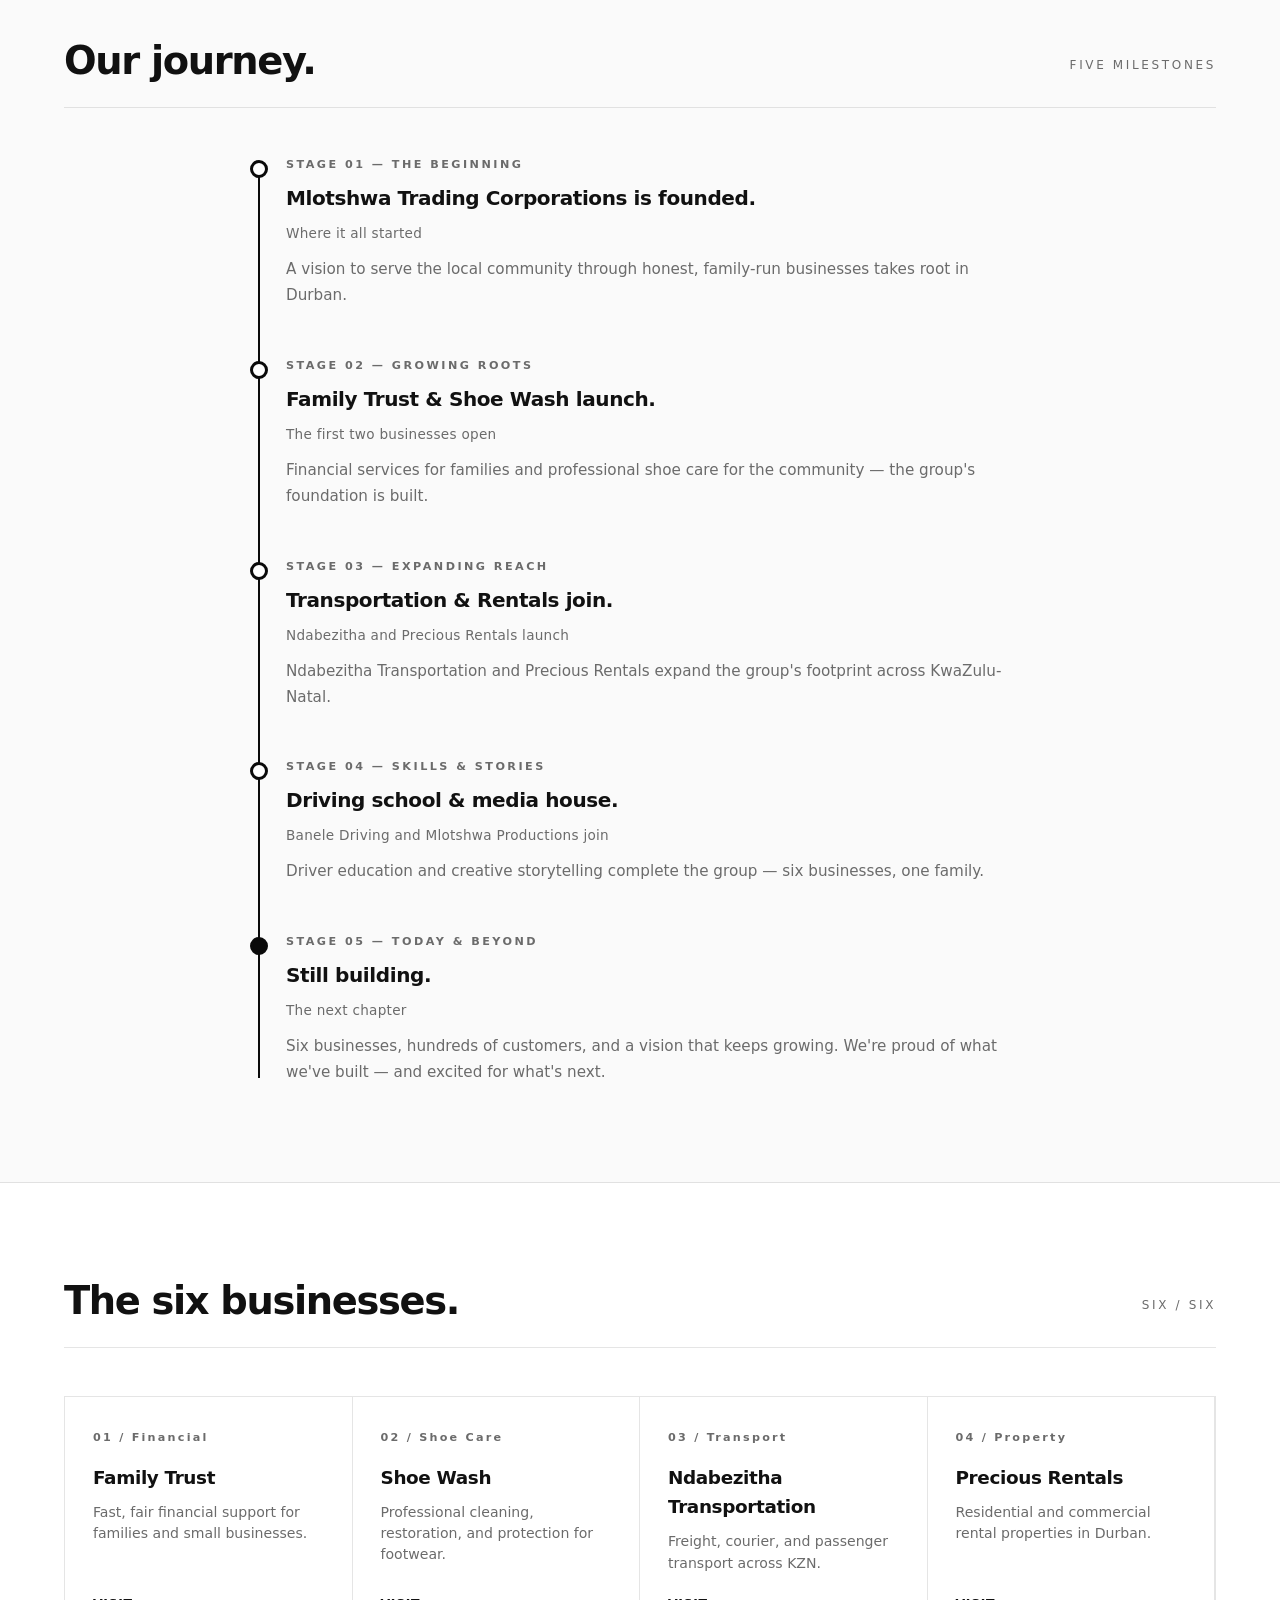
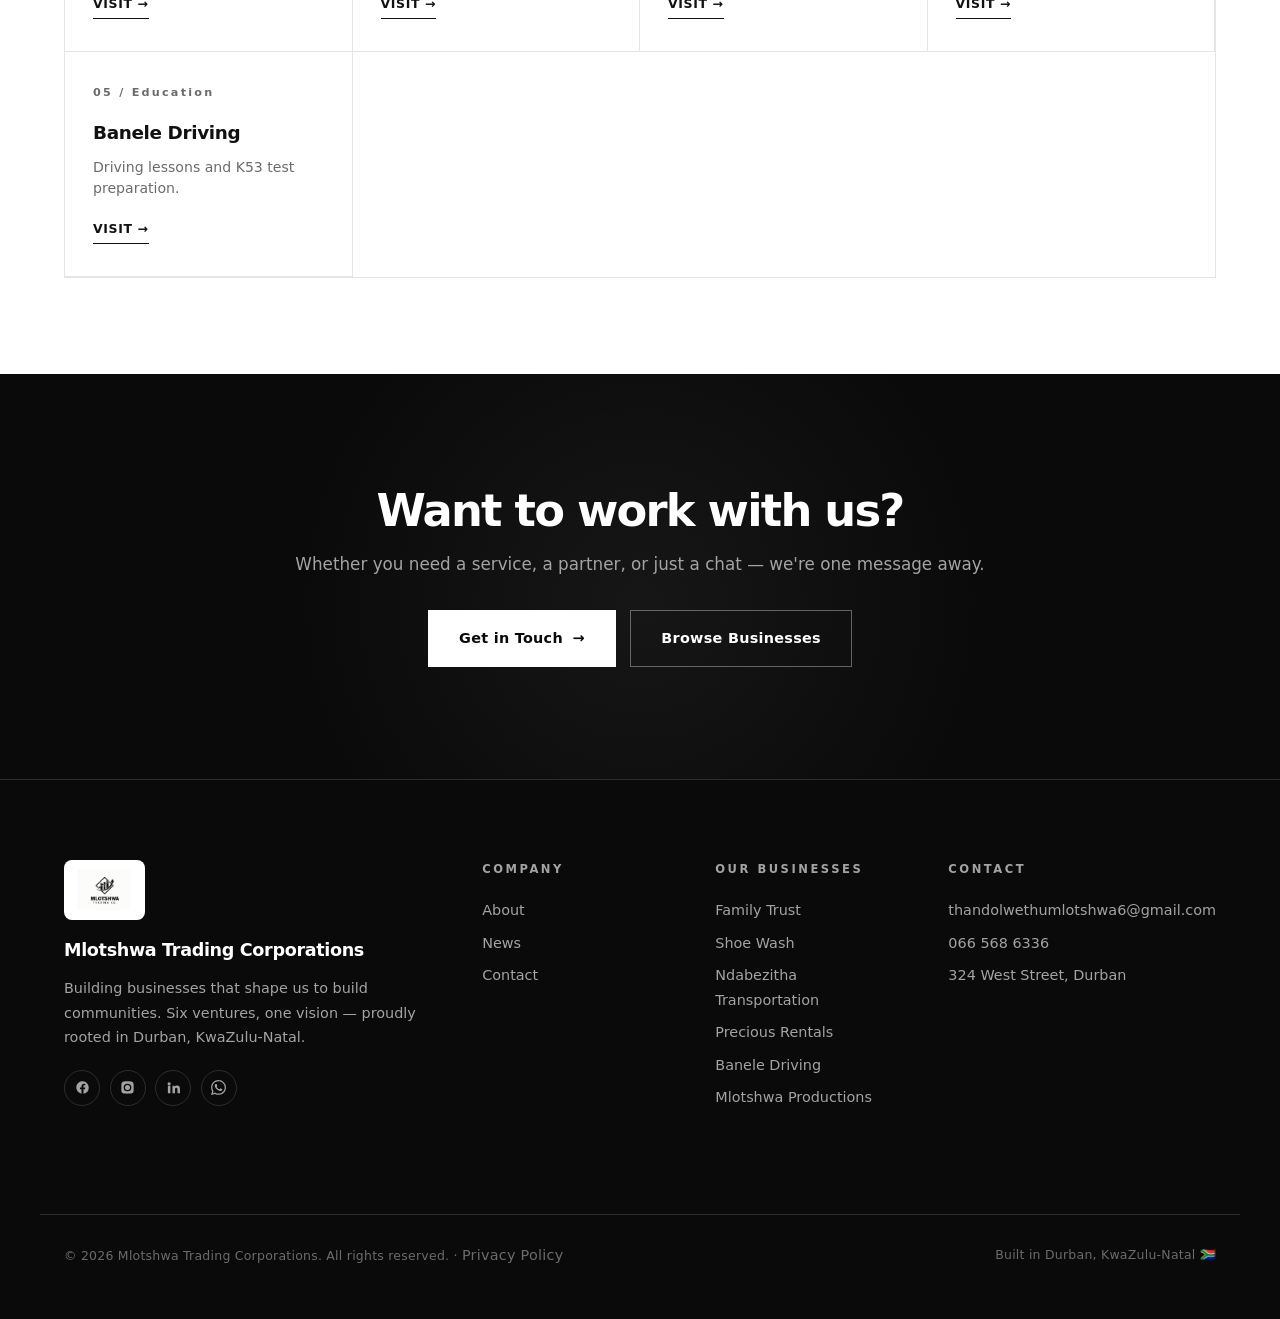
<file: about.html>
<!DOCTYPE html>
<html lang="en">
<head>
  <meta charset="UTF-8" />
  <meta name="viewport" content="width=device-width, initial-scale=1.0" />
  <title>About — Mlotshwa Trading Corporations</title>
  <meta name="description" content="Learn about Mlotshwa Trading Corporations — a family-owned group of six businesses building communities across Durban and KwaZulu-Natal." />
  <link rel="icon" type="image/png" href="Logo.png" />

  <meta property="og:title" content="About — Mlotshwa Trading Corporations" />
  <meta property="og:description" content="Building businesses that shape us to build communities." />
  <meta property="og:image" content="images/logo.png" />

  <link rel="stylesheet" href="css/style.css" />
  <link rel="stylesheet" href="css/animations.css" />

  <style>
    /* ================================================================
       BLACK & WHITE — ABOUT PAGE
       White header · Black footer
       ================================================================ */

    :root {
      --bw-black: #0a0a0a;
      --bw-ink: #111111;
      --bw-gray-3: #6b6b6b;
      --bw-gray-4: #a3a3a3;
      --bw-gray-5: #d4d4d4;
      --bw-gray-6: #f5f5f5;
      --bw-gray-7: #fafafa;
      --bw-white: #ffffff;
      --bw-border: rgba(255, 255, 255, 0.14);
      --bw-border-dark: rgba(0, 0, 0, 0.1);
    }

    body {
      background: var(--bw-white);
      color: var(--bw-ink);
      font-family: system-ui, -apple-system, 'Inter', 'Segoe UI', Roboto, sans-serif;
      margin: 0;
    }

    h1, h2, h3, h4 {
      letter-spacing: -0.03em;
      font-weight: 700;
      color: var(--bw-ink);
    }

    /* ============ WHITE HEADER ============ */
    .navbar {
      background: var(--bw-white) !important;
      border-bottom: 1px solid var(--bw-border-dark);
      padding: 1.1rem 0;
      position: sticky;
      top: 0;
      z-index: 100;
    }

    .navbar .logo-text span:first-child {
      color: var(--bw-black);
      font-weight: 800;
      letter-spacing: 0.02em;
    }

    .navbar .logo-text span:last-child {
      color: var(--bw-gray-3);
      font-weight: 400;
      letter-spacing: 0.02em;
    }

    .navbar .nav-links a {
      color: var(--bw-gray-3) !important;
      font-weight: 500;
      font-size: 0.9rem;
      transition: color 0.25s ease;
    }

    .navbar .nav-links a:hover,
    .navbar .nav-links a.active {
      color: var(--bw-black) !important;
    }

    .navbar .menu-toggle span {
      background: var(--bw-black) !important;
    }

    /* ============ HERO ============ */
    .bw-hero {
      background: var(--bw-black);
      color: var(--bw-white);
      position: relative;
      overflow: hidden;
      padding: 6rem 0 5rem;
      min-height: 55vh;
      display: flex;
      align-items: center;
    }

    .bw-hero::before {
      content: '';
      position: absolute;
      inset: 0;
      background-image:
        linear-gradient(rgba(255, 255, 255, 0.035) 1px, transparent 1px),
        linear-gradient(90deg, rgba(255, 255, 255, 0.035) 1px, transparent 1px);
      background-size: 80px 80px;
      z-index: 1;
      pointer-events: none;
    }

    .bw-hero::after {
      content: '';
      position: absolute;
      inset: 0;
      background: radial-gradient(circle at 50% 45%, transparent 15%, var(--bw-black) 82%);
      z-index: 2;
      pointer-events: none;
    }

    .bw-hero .container {
      position: relative;
      z-index: 3;
    }

    .bw-hero-eyebrow {
      display: inline-flex;
      align-items: center;
      gap: 0.6rem;
      color: var(--bw-gray-4);
      font-size: 0.78rem;
      letter-spacing: 0.22em;
      text-transform: uppercase;
      font-weight: 500;
      margin-bottom: 1.75rem;
    }

    .bw-hero-eyebrow::before {
      content: '';
      width: 40px;
      height: 1px;
      background: var(--bw-gray-3);
    }

    .bw-hero h1 {
      color: var(--bw-white);
      font-size: clamp(2.4rem, 6vw, 4.2rem);
      line-height: 1.05;
      font-weight: 800;
      letter-spacing: -0.045em;
      margin: 0 0 1.25rem;
      max-width: 16ch;
    }

    .bw-hero h1 .accent-line {
      display: block;
      color: var(--bw-gray-4);
      font-weight: 300;
      font-style: italic;
    }

    .bw-hero-tagline {
      color: var(--bw-gray-4);
      font-size: clamp(1rem, 1.5vw, 1.15rem);
      line-height: 1.6;
      max-width: 540px;
      margin: 0;
    }

    /* ============ SECTION HEADS ============ */
    .bw-section-head {
      display: flex;
      justify-content: space-between;
      align-items: flex-end;
      margin-bottom: 3rem;
      gap: 2rem;
      flex-wrap: wrap;
      border-bottom: 1px solid var(--bw-border-dark);
      padding-bottom: 1.5rem;
    }

    .bw-section-head h2 {
      font-size: clamp(1.7rem, 3.2vw, 2.4rem);
      font-weight: 800;
      letter-spacing: -0.035em;
      margin: 0;
      max-width: 24ch;
      line-height: 1.15;
    }

    .bw-section-head .bw-count {
      font-size: 0.75rem;
      letter-spacing: 0.22em;
      text-transform: uppercase;
      color: var(--bw-gray-3);
      font-weight: 500;
      white-space: nowrap;
      padding-bottom: 0.5rem;
    }

    /* ============ STORY ============ */
    .bw-story {
      padding: 6rem 0;
      background: var(--bw-white);
    }

    .bw-story-grid {
      display: grid;
      grid-template-columns: 220px 1fr;
      gap: 4rem;
      max-width: 1100px;
      margin: 0 auto;
      align-items: start;
    }

    .bw-story-label {
      font-size: 0.75rem;
      letter-spacing: 0.22em;
      text-transform: uppercase;
      color: var(--bw-gray-3);
      font-weight: 600;
      padding-top: 0.5rem;
    }

    .bw-story-label::before {
      content: '';
      display: block;
      width: 40px;
      height: 1px;
      background: var(--bw-black);
      margin-bottom: 1rem;
    }

    .bw-story-text {
      font-size: clamp(1.2rem, 2vw, 1.55rem);
      line-height: 1.5;
      color: var(--bw-ink);
      font-weight: 400;
      letter-spacing: -0.02em;
      margin: 0 0 1.5rem;
    }

    .bw-story-text strong {
      font-weight: 700;
      background: linear-gradient(transparent 60%, var(--bw-gray-5) 60%);
      padding: 0 0.15rem;
    }

    .bw-story-sub {
      color: var(--bw-gray-3);
      font-size: 1rem;
      line-height: 1.75;
      max-width: 640px;
      margin: 0 0 1rem;
    }

    @media (max-width: 700px) {
      .bw-story-grid {
        grid-template-columns: 1fr;
        gap: 1.5rem;
      }
    }

    /* ============ STATS ============ */
    .bw-stats {
      background: var(--bw-black);
      color: var(--bw-white);
      padding: 4rem 0;
    }

    .bw-stats-grid {
      display: grid;
      grid-template-columns: repeat(auto-fit, minmax(180px, 1fr));
      gap: 0;
    }

    .bw-stat {
      padding: 1.5rem 2rem;
      border-right: 1px solid var(--bw-border);
      text-align: center;
    }

    .bw-stat:last-child {
      border-right: none;
    }

    .bw-stat-num {
      font-size: clamp(2.2rem, 4.5vw, 3.2rem);
      font-weight: 800;
      letter-spacing: -0.04em;
      color: var(--bw-white);
      display: block;
      line-height: 1;
      margin-bottom: 0.75rem;
      font-variant-numeric: tabular-nums;
    }

    .bw-stat-label {
      color: var(--bw-gray-4);
      font-size: 0.78rem;
      letter-spacing: 0.12em;
      text-transform: uppercase;
      font-weight: 500;
    }

    @media (max-width: 700px) {
      .bw-stat {
        border-right: none;
        border-bottom: 1px solid var(--bw-border);
        padding: 1.5rem 0;
      }
      .bw-stat:last-child { border-bottom: none; }
    }

    /* ============ MISSION & VISION ============ */
    .bw-mv {
      padding: 6rem 0;
      background: var(--bw-white);
    }

    .bw-mv-grid {
      display: grid;
      grid-template-columns: 1fr 1fr;
      gap: 0;
      border: 1px solid var(--bw-border-dark);
    }

    .bw-mv-cell {
      padding: 3rem 2.5rem;
      background: var(--bw-white);
      transition: background 0.4s ease, color 0.4s ease;
    }

    .bw-mv-cell + .bw-mv-cell {
      border-left: 1px solid var(--bw-border-dark);
    }

    .bw-mv-cell:hover {
      background: var(--bw-black);
      color: var(--bw-white);
    }

    .bw-mv-num {
      font-size: 0.7rem;
      letter-spacing: 0.22em;
      color: var(--bw-gray-3);
      font-weight: 600;
      margin-bottom: 1.5rem;
      display: block;
      transition: color 0.4s ease;
    }

    .bw-mv-cell:hover .bw-mv-num {
      color: var(--bw-gray-4);
    }

    .bw-mv-cell h3 {
      font-size: 1.5rem;
      font-weight: 700;
      letter-spacing: -0.03em;
      margin: 0 0 1rem;
      transition: color 0.4s ease;
    }

    .bw-mv-cell:hover h3 {
      color: var(--bw-white);
    }

    .bw-mv-cell p {
      color: var(--bw-gray-3);
      font-size: 1rem;
      line-height: 1.75;
      margin: 0;
      transition: color 0.4s ease;
    }

    .bw-mv-cell:hover p {
      color: var(--bw-gray-4);
    }

    @media (max-width: 800px) {
      .bw-mv-grid {
        grid-template-columns: 1fr;
      }
      .bw-mv-cell + .bw-mv-cell {
        border-left: none;
        border-top: 1px solid var(--bw-border-dark);
      }
      .bw-mv-cell { padding: 2.5rem 2rem; }
    }

    /* ============ VALUES ============ */
    .bw-values {
      padding: 6rem 0;
      background: var(--bw-gray-7);
      border-top: 1px solid var(--bw-border-dark);
      border-bottom: 1px solid var(--bw-border-dark);
    }

    .bw-values-grid {
      display: grid;
      grid-template-columns: repeat(auto-fit, minmax(240px, 1fr));
      gap: 2.5rem;
    }

    .bw-value-item {
      padding-top: 1.5rem;
      border-top: 2px solid var(--bw-black);
    }

    .bw-value-num {
      font-size: 0.7rem;
      letter-spacing: 0.22em;
      color: var(--bw-gray-3);
      font-weight: 600;
      display: block;
      margin-bottom: 1rem;
    }

    .bw-value-item h3 {
      font-size: 1.15rem;
      font-weight: 700;
      margin: 0 0 0.75rem;
      letter-spacing: -0.02em;
    }

    .bw-value-item p {
      color: var(--bw-gray-3);
      font-size: 0.94rem;
      line-height: 1.7;
      margin: 0;
    }

      /* ============ FOUNDER ============ */
    .bw-founder {
      padding: 6rem 0;
      background: var(--bw-white);
    }

    .bw-founder-inner {
      max-width: 900px; /* Widened the container slightly */
      margin: 0 auto;
      border: 1.5px solid var(--bw-black);
      padding: 3.5rem 3rem;
      display: grid;
      /* Increased to 220px to make the photo significantly larger */
      grid-template-columns: 220px 1fr; 
      gap: 3rem;
      align-items: center; /* Centers the text and image vertically */
    }

    .bw-founder-img {
      width: 100%;
      /* Instead of a strict square, let it be a portrait rectangle */
      aspect-ratio: 4 / 5; 
      object-fit: cover; 
      /* Focus on the face (top center) */
      object-position: center 20%; 
      border-radius: 6px; 
      border: 1px solid var(--bw-border-dark);
      box-shadow: 0 10px 25px rgba(0,0,0,0.08); /* Adds a premium shadow */
    }

    .bw-founder-info h3 {
      font-size: 1.6rem; /* Made the name slightly larger */
      font-weight: 700;
      letter-spacing: -0.03em;
      margin: 0 0 0.4rem;
    }

    .bw-founder-info .role {
      color: var(--bw-gray-3);
      font-size: 0.8rem;
      font-weight: 600;
      letter-spacing: 0.16em;
      text-transform: uppercase;
      margin: 0 0 1.5rem;
      display: block;
    }

    .bw-founder-info blockquote {
      font-size: 1.1rem;
      line-height: 1.7;
      color: var(--bw-ink);
      margin: 0;
      font-style: normal;
      border-left: 3px solid var(--bw-black);
      padding-left: 1.5rem;
    }

    /* Mobile View Adjustments */
    @media (max-width: 700px) {
      .bw-founder-inner {
        grid-template-columns: 1fr;
        gap: 2rem;
        padding: 2.5rem 1.5rem;
        text-align: center;
      }
      .bw-founder-img {
        max-width: 200px; /* Keeps it from getting too huge on mobile */
        margin: 0 auto;
        aspect-ratio: 1 / 1; /* Makes it a perfect square on mobile */
        object-position: center; 
      }
      .bw-founder-info blockquote {
        text-align: left;
      }
    }

    /* ============ TIMELINE / JOURNEY ============ */
    .bw-journey {
      padding: 6rem 0;
      background: var(--bw-gray-7);
      border-top: 1px solid var(--bw-border-dark);
      border-bottom: 1px solid var(--bw-border-dark);
    }

    .bw-timeline {
      max-width: 780px;
      margin: 0 auto;
      position: relative;
      padding-left: 2.25rem;
    }

    .bw-timeline::before {
      content: '';
      position: absolute;
      left: 0.5rem;
      top: 8px;
      bottom: 8px;
      width: 2px;
      background: var(--bw-black);
    }

    .bw-timeline-item {
      position: relative;
      padding-bottom: 3rem;
    }

    .bw-timeline-item:last-child {
      padding-bottom: 0;
    }

    .bw-timeline-dot {
      position: absolute;
      left: -2.25rem;
      top: 4px;
      width: 18px;
      height: 18px;
      background: var(--bw-white);
      border: 3px solid var(--bw-black);
      border-radius: 50%;
    }

    .bw-timeline-item:last-child .bw-timeline-dot {
      background: var(--bw-black);
    }

    .bw-timeline-item .stage-num {
      font-size: 0.7rem;
      letter-spacing: 0.22em;
      color: var(--bw-gray-3);
      font-weight: 600;
      display: block;
      margin-bottom: 0.5rem;
      text-transform: uppercase;
    }

    .bw-timeline-item h3 {
      font-size: 1.25rem;
      font-weight: 700;
      letter-spacing: -0.02em;
      margin: 0 0 0.5rem;
    }

    .bw-timeline-item .stage-sub {
      color: var(--bw-gray-3);
      font-size: 0.85rem;
      font-weight: 500;
      margin: 0 0 0.75rem;
      letter-spacing: 0.02em;
    }

    .bw-timeline-item p {
      color: var(--bw-gray-3);
      font-size: 0.95rem;
      line-height: 1.7;
      margin: 0;
    }

    /* ============ SIX BUSINESSES ============ */
    .bw-six {
      padding: 6rem 0;
      background: var(--bw-white);
    }

    .bw-six-grid {
      display: grid;
      grid-template-columns: repeat(auto-fit, minmax(260px, 1fr));
      gap: 0;
      border: 1px solid var(--bw-border-dark);
    }

    .bw-six-item {
      padding: 2rem 1.75rem;
      background: var(--bw-white);
      text-decoration: none;
      color: inherit;
      display: flex;
      flex-direction: column;
      justify-content: space-between;
      min-height: 220px;
      transition: background 0.35s ease, color 0.35s ease;
      border-right: 1px solid var(--bw-border-dark);
      border-bottom: 1px solid var(--bw-border-dark);
    }

    .bw-six-grid > .bw-six-item:last-child {
      border-right: none;
    }

    .bw-six-item:hover {
      background: var(--bw-black);
      color: var(--bw-white);
    }

    .bw-six-num {
      font-size: 0.7rem;
      letter-spacing: 0.2em;
      color: var(--bw-gray-3);
      font-weight: 600;
      margin-bottom: 1rem;
      transition: color 0.35s ease;
    }

    .bw-six-item:hover .bw-six-num {
      color: var(--bw-gray-4);
    }

    .bw-six-item h3 {
      font-size: 1.15rem;
      font-weight: 700;
      letter-spacing: -0.02em;
      margin: 0 0 0.6rem;
      transition: color 0.35s ease;
    }

    .bw-six-item:hover h3 {
      color: var(--bw-white);
    }

    .bw-six-item p {
      color: var(--bw-gray-3);
      font-size: 0.88rem;
      line-height: 1.5;
      margin: 0;
      transition: color 0.35s ease;
    }

    .bw-six-item:hover p {
      color: var(--bw-gray-4);
    }

    .bw-six-link {
      display: inline-flex;
      align-items: center;
      gap: 0.4rem;
      font-size: 0.78rem;
      font-weight: 600;
      letter-spacing: 0.05em;
      text-transform: uppercase;
      color: var(--bw-ink);
      border-bottom: 1px solid currentColor;
      padding-bottom: 0.25rem;
      align-self: flex-start;
      margin-top: 1.25rem;
      transition: color 0.35s ease, gap 0.3s ease;
    }

    .bw-six-item:hover .bw-six-link {
      color: var(--bw-white);
      gap: 0.7rem;
    }

    @media (max-width: 700px) {
      .bw-six-item { border-right: none; }
    }

    /* ============ CTA ============ */
    .bw-cta {
      padding: 7rem 0;
      background: var(--bw-black);
      color: var(--bw-white);
      text-align: center;
      position: relative;
      overflow: hidden;
    }

    .bw-cta::before {
      content: '';
      position: absolute;
      top: -30%;
      left: 50%;
      transform: translateX(-50%);
      width: 700px;
      height: 700px;
      border-radius: 50%;
      background: radial-gradient(circle, rgba(255, 255, 255, 0.05), transparent 70%);
      pointer-events: none;
    }

    .bw-cta-inner {
      position: relative;
      z-index: 1;
      max-width: 800px;
      margin: 0 auto;
      padding: 0 1.5rem;
    }

    .bw-cta h2 {
      color: var(--bw-white);
      font-size: clamp(1.9rem, 4vw, 2.8rem);
      font-weight: 800;
      letter-spacing: -0.04em;
      line-height: 1.1;
      margin: 0 0 1rem;
    }

    .bw-cta p {
      color: var(--bw-gray-4);
      font-size: 1.05rem;
      line-height: 1.6;
      margin: 0 0 2rem;
    }

    .bw-btn-row {
      display: flex;
      gap: 0.85rem;
      flex-wrap: wrap;
      justify-content: center;
    }

    .bw-btn {
      display: inline-flex;
      align-items: center;
      gap: 0.6rem;
      padding: 1rem 1.9rem;
      font-size: 0.9rem;
      font-weight: 600;
      letter-spacing: 0.02em;
      text-decoration: none;
      border-radius: 0;
      transition: transform 0.3s cubic-bezier(0.22, 1, 0.36, 1),
                  background 0.3s ease,
                  color 0.3s ease;
      cursor: pointer;
      border: 1.5px solid transparent;
    }

    .bw-btn-primary {
      background: var(--bw-white);
      color: var(--bw-black);
    }

    .bw-btn-primary:hover {
      transform: translateY(-3px);
      box-shadow: 0 15px 40px rgba(255, 255, 255, 0.15);
    }

    .bw-btn-secondary {
      background: transparent;
      color: var(--bw-white);
      border-color: rgba(255, 255, 255, 0.35);
    }

    .bw-btn-secondary:hover {
      background: var(--bw-white);
      color: var(--bw-black);
      transform: translateY(-3px);
      border-color: var(--bw-white);
    }

    /* ============ BLACK FOOTER ============ */
    .footer {
      background: var(--bw-black);
      color: var(--bw-gray-4);
      border-top: 1px solid var(--bw-border);
      padding: 5rem 0 2rem;
    }

    .footer-grid {
      display: grid;
      grid-template-columns: 2fr 1fr 1fr 1.2fr;
      gap: 3rem;
      margin-bottom: 3rem;
    }

    @media (max-width: 900px) {
      .footer-grid {
        grid-template-columns: 1fr 1fr;
        gap: 2.5rem;
      }
    }

    @media (max-width: 560px) {
      .footer-grid {
        grid-template-columns: 1fr;
      }
    }

   .footer-logo {
  height: 60px;
  width: auto;
  margin-bottom: 1rem;
  background: white;
  padding: 0.6rem 0.9rem;
  border-radius: 8px;
  display: block;
    }

    .footer h3 {
      color: var(--bw-white);
      font-weight: 700;
      font-size: 1.1rem;
      letter-spacing: -0.02em;
      margin: 0 0 0.75rem;
    }

    .footer h4 {
      font-size: 0.72rem;
      letter-spacing: 0.22em;
      text-transform: uppercase;
      color: var(--bw-gray-4);
      margin: 0 0 1.25rem;
      font-weight: 600;
    }

    .footer p,
    .footer a,
    .footer li {
      color: var(--bw-gray-4);
      font-size: 0.9rem;
      line-height: 1.7;
    }

    .footer p {
      margin: 0 0 0.5rem;
    }

    .footer ul {
      list-style: none;
      padding: 0;
      margin: 0;
    }

    .footer li {
      margin-bottom: 0.6rem;
    }

    .footer a {
      text-decoration: none;
      transition: color 0.25s ease, padding-left 0.25s ease;
      display: inline-block;
    }

    .footer a:hover {
      color: var(--bw-white);
      padding-left: 4px;
    }

    .footer-social {
      display: flex;
      gap: 0.6rem;
      margin-top: 1.25rem;
    }

    .footer-social a {
      width: 36px;
      height: 36px;
      border-radius: 50%;
      border: 1px solid var(--bw-border);
      display: flex;
      align-items: center;
      justify-content: center;
      padding: 0;
      transition: background 0.3s ease, border-color 0.3s ease, transform 0.3s ease;
    }

    .footer-social a:hover {
      background: var(--bw-white);
      border-color: var(--bw-white);
      transform: translateY(-3px);
      padding-left: 0;
    }

    .footer-social svg {
      width: 15px;
      height: 15px;
      fill: var(--bw-gray-4);
      transition: fill 0.3s ease;
    }

    .footer-social a:hover svg {
      fill: var(--bw-black);
    }

    .footer-bottom {
      border-top: 1px solid var(--bw-border);
      margin-top: 2rem;
      padding-top: 1.75rem;
      display: flex;
      justify-content: space-between;
      align-items: center;
      flex-wrap: wrap;
      gap: 1rem;
    }

    .footer-bottom p {
      font-size: 0.78rem;
      color: var(--bw-gray-3);
      margin: 0;
      letter-spacing: 0.02em;
    }

    .footer-bottom a {
      color: var(--bw-gray-3);
    }

    .footer-bottom a:hover {
      color: var(--bw-white);
      padding-left: 0;
    }

    /* ============ WhatsApp float ============ */
    .whatsapp-float {
      background: var(--bw-black) !important;
      color: var(--bw-white) !important;
      box-shadow: 0 10px 30px rgba(0, 0, 0, 0.25) !important;
    }

    .whatsapp-float svg {
      fill: var(--bw-white) !important;
    }

    /* ============ Reveal ============ */
    .bw-reveal {
      opacity: 0;
      transform: translateY(28px);
      transition: opacity 0.8s cubic-bezier(0.22, 1, 0.36, 1),
                  transform 0.8s cubic-bezier(0.22, 1, 0.36, 1);
    }

    .bw-reveal.is-visible {
      opacity: 1;
      transform: translateY(0);
    }
  </style>
</head>
<body>

  <!-- ============ WHITE HEADER ============ -->
  <header class="navbar">
    <div class="container nav-inner">
      <a href="index.html" class="logo">
        <img src="Logo.png" alt="Mlotshwa Trading Co." />
        <span class="logo-text">
          <span>MLOTSHWA</span>
          <span>Trading Co.</span>
        </span>
      </a>
      <nav>
        <ul class="nav-links" id="navLinks">
          <li><a href="index.html">Home</a></li>
          <li><a href="about.html" class="active">About</a></li>
          <li><a href="businesses.html">Businesses</a></li>
          <li><a href="news.html">News</a></li>
          <li><a href="contact.html">Contact</a></li>
        </ul>
      </nav>
      <button class="menu-toggle" id="menuToggle" aria-label="Toggle menu">
        <span></span><span></span><span></span>
      </button>
    </div>
  </header>

  <!-- ============ HERO ============ -->
  <section class="bw-hero">
    <div class="container">
      <div class="bw-hero-eyebrow">Our Story</div>
      <h1>
        About Us.<br />
        <span class="accent-line">Building communities.</span>
      </h1>
      <p class="bw-hero-tagline">
        A family-owned group of six businesses rooted in Durban. Built on
        honesty, care, and a commitment to serving the people around us.
      </p>
    </div>
  </section>

  <!-- ============ STORY ============ -->
  <section class="bw-story">
    <div class="container">
      <div class="bw-story-grid bw-reveal">
        <div class="bw-story-label">Our Story</div>
        <div>
          <p class="bw-story-text">
            What started as a simple vision — to <strong>serve our community
            with honesty and care</strong> — has grown into six distinct
            ventures, each built on the same values.
          </p>
          <p class="bw-story-sub">
            From financial services to creative media, from shoe care to driving
            lessons, every business under our banner exists to solve a real need
            for real people. We're not here to be the biggest — we're here to be
            the most trusted.
          </p>
          <p class="bw-story-sub">
            Today, we serve hundreds of customers across KwaZulu-Natal, and
            we're just getting started.
          </p>
        </div>
      </div>
    </div>
  </section>

  <!-- ============ STATS ============ -->
  <section class="bw-stats">
    <div class="container">
      <div class="bw-stats-grid bw-reveal">
        <div class="bw-stat">
          <span class="bw-stat-num" data-count="6">0</span>
          <span class="bw-stat-label">Businesses</span>
        </div>
        <div class="bw-stat">
          <span class="bw-stat-num" data-count="500">0</span>
          <span class="bw-stat-label">Customers Served</span>
        </div>
        <div class="bw-stat">
          <span class="bw-stat-num" data-count="1">0</span>
          <span class="bw-stat-label">Home — Durban</span>
        </div>
        <div class="bw-stat">
          <span class="bw-stat-num">100%</span>
          <span class="bw-stat-label">Family-Owned</span>
        </div>
      </div>
    </div>
  </section>

  <!-- ============ MISSION & VISION ============ -->
  <section class="bw-mv">
    <div class="container">
      <div class="bw-section-head bw-reveal">
        <h2>Mission &amp; Vision.</h2>
        <div class="bw-count">What Drives Us</div>
      </div>

      <div class="bw-mv-grid bw-reveal">
        <div class="bw-mv-cell">
          <span class="bw-mv-num">01 / Mission</span>
          <h3>To serve with heart.</h3>
          <p>
            To build businesses that serve our community with integrity,
            innovation, and heart — providing quality goods and services that
            improve everyday life for the people of Durban and KwaZulu-Natal.
          </p>
        </div>
        <div class="bw-mv-cell">
          <span class="bw-mv-num">02 / Vision</span>
          <h3>To be the most trusted.</h3>
          <p>
            To become one of KwaZulu-Natal's most trusted, family-run business
            groups — known not just for what we sell, but for how we serve,
            who we employ, and the communities we help build.
          </p>
        </div>
      </div>
    </div>
  </section>

  <!-- ============ VALUES ============ -->
  <section class="bw-values">
    <div class="container">
      <div class="bw-section-head bw-reveal">
        <h2>Our values.</h2>
        <div class="bw-count">Three / Three</div>
      </div>

      <div class="bw-values-grid">
        <div class="bw-value-item bw-reveal">
          <span class="bw-value-num">01 / Integrity</span>
          <h3>We do what we say.</h3>
          <p>Fair pricing, honest dealings, no shortcuts. Our word is our bond.</p>
        </div>
        <div class="bw-value-item bw-reveal">
          <span class="bw-value-num">02 / Innovation</span>
          <h3>Better ways to serve.</h3>
          <p>New ideas, new tools, new standards — we're always looking for the next improvement.</p>
        </div>
        <div class="bw-value-item bw-reveal">
          <span class="bw-value-num">03 / Community</span>
          <h3>Home comes first.</h3>
          <p>Our success is measured by the difference we make where it matters most — home.</p>
        </div>
      </div>
    </div>
  </section>

  <!-- ============ FOUNDER ============ -->
  <section class="bw-founder">
    <div class="container">
      <div class="bw-section-head bw-reveal">
        <h2>Meet the founder.</h2>
        <div class="bw-count">Behind the Vision</div>
      </div>

      <div class="bw-founder-inner bw-reveal">
        <!-- REPLACED AVATAR WITH IMAGE -->
        <img src="founder.png" alt="Thandolwethu Mlotshwa" class="bw-founder-img" />
        
        <div class="bw-founder-info">
          <h3>Thandolwethu Mlotshwa</h3>
          <span class="role">Founder &amp; Director</span>
          <blockquote>
            "I started Mlotshwa Trading Corporations with a simple belief — that
            a business can be both successful and genuinely good for the people
            it serves. Every venture we've built comes back to that idea. If we
            do right by our community, everything else follows."
          </blockquote>
        </div>
      </div>
    </div>
  </section>

  <!-- ============ TIMELINE ============ -->
  <section class="bw-journey">
    <div class="container">
      <div class="bw-section-head bw-reveal">
        <h2>Our journey.</h2>
        <div class="bw-count">Five Milestones</div>
      </div>

      <div class="bw-timeline">

        <div class="bw-timeline-item bw-reveal">
          <div class="bw-timeline-dot"></div>
          <span class="stage-num">Stage 01 — The Beginning</span>
          <h3>Mlotshwa Trading Corporations is founded.</h3>
          <p class="stage-sub">Where it all started</p>
          <p>A vision to serve the local community through honest, family-run businesses takes root in Durban.</p>
        </div>

        <div class="bw-timeline-item bw-reveal">
          <div class="bw-timeline-dot"></div>
          <span class="stage-num">Stage 02 — Growing Roots</span>
          <h3>Family Trust &amp; Shoe Wash launch.</h3>
          <p class="stage-sub">The first two businesses open</p>
          <p>Financial services for families and professional shoe care for the community — the group's foundation is built.</p>
        </div>

        <div class="bw-timeline-item bw-reveal">
          <div class="bw-timeline-dot"></div>
          <span class="stage-num">Stage 03 — Expanding Reach</span>
          <h3>Transportation &amp; Rentals join.</h3>
          <p class="stage-sub">Ndabezitha and Precious Rentals launch</p>
          <p>Ndabezitha Transportation and Precious Rentals expand the group's footprint across KwaZulu-Natal.</p>
        </div>

        <div class="bw-timeline-item bw-reveal">
          <div class="bw-timeline-dot"></div>
          <span class="stage-num">Stage 04 — Skills &amp; Stories</span>
          <h3>Driving school &amp; media house.</h3>
          <p class="stage-sub">Banele Driving and Mlotshwa Productions join</p>
          <p>Driver education and creative storytelling complete the group — six businesses, one family.</p>
        </div>

        <div class="bw-timeline-item bw-reveal">
          <div class="bw-timeline-dot"></div>
          <span class="stage-num">Stage 05 — Today &amp; Beyond</span>
          <h3>Still building.</h3>
          <p class="stage-sub">The next chapter</p>
          <p>Six businesses, hundreds of customers, and a vision that keeps growing. We're proud of what we've built — and excited for what's next.</p>
        </div>

      </div>
    </div>
  </section>

  <!-- ============ SIX BUSINESSES ============ -->
  <section class="bw-six">
    <div class="container">
      <div class="bw-section-head bw-reveal">
        <h2>The six businesses.</h2>
        <div class="bw-count">Six / Six</div>
      </div>

      <div class="bw-six-grid">

        <a href="business-family-trust.html" class="bw-six-item bw-reveal">
          <div>
            <div class="bw-six-num">01 / Financial</div>
            <h3>Family Trust</h3>
            <p>Fast, fair financial support for families and small businesses.</p>
          </div>
          <span class="bw-six-link">Visit →</span>
        </a>

        <a href="business-shoe-wash.html" class="bw-six-item bw-reveal">
          <div>
            <div class="bw-six-num">02 / Shoe Care</div>
            <h3>Shoe Wash</h3>
            <p>Professional cleaning, restoration, and protection for footwear.</p>
          </div>
          <span class="bw-six-link">Visit →</span>
        </a>

        <a href="business-ndabezitha.html" class="bw-six-item bw-reveal">
          <div>
            <div class="bw-six-num">03 / Transport</div>
            <h3>Ndabezitha Transportation</h3>
            <p>Freight, courier, and passenger transport across KZN.</p>
          </div>
          <span class="bw-six-link">Visit →</span>
        </a>

        <a href="business-precious-rentals.html" class="bw-six-item bw-reveal">
          <div>
            <div class="bw-six-num">04 / Property</div>
            <h3>Precious Rentals</h3>
            <p>Residential and commercial rental properties in Durban.</p>
          </div>
          <span class="bw-six-link">Visit →</span>
        </a>

        <a href="business-banele-driving.html" class="bw-six-item bw-reveal">
          <div>
            <div class="bw-six-num">05 / Education</div>
            <h3>Banele Driving</h3>
            <p>Driving lessons and K53 test preparation.</p>
          </div>
          <span class="bw-six-link">Visit →</span>
        </a>

        <a href="business-mlotshwa-productions.html" class="bw-six-item bw-reveal">
          <div>
            <div class="bw-six-num">06 / Creative</div>
            <h3>Mlotshwa Productions</h3>
            <p>Videography, photography, and creative media production.</p>
          </div>
          <span class="bw-six-link">Visit →</span>
        </a>

      </div>
    </div>
  </section>

  <!-- ============ CTA ============ -->
  <section class="bw-cta">
    <div class="bw-cta-inner">
      <h2>Want to work with us?</h2>
      <p>Whether you need a service, a partner, or just a chat — we're one message away.</p>
      <div class="bw-btn-row">
        <a href="contact.html" class="bw-btn bw-btn-primary">
          Get in Touch <span>→</span>
        </a>
        <a href="businesses.html" class="bw-btn bw-btn-secondary">
          Browse Businesses
        </a>
      </div>
    </div>
  </section>

  <!-- ============ BLACK FOOTER ============ -->
  <footer class="footer">
    <div class="container footer-grid">

      <div>
        <img src="Logo.png" alt="Mlotshwa Trading Co." class="footer-logo" />
        <h3>Mlotshwa Trading Corporations</h3>
        <p>Building businesses that shape us to build communities. Six ventures, one vision — proudly rooted in Durban, KwaZulu-Natal.</p>

        <div class="footer-social">
          <a href="#" aria-label="Facebook" title="Facebook">
            <svg viewBox="0 0 24 24"><path d="M22 12a10 10 0 1 0-11.56 9.87v-6.99H7.9V12h2.54V9.8c0-2.51 1.5-3.89 3.78-3.89 1.1 0 2.24.2 2.24.2v2.46H15.2c-1.24 0-1.63.77-1.63 1.56V12h2.77l-.44 2.88h-2.33v6.99A10 10 0 0 0 22 12z"/></svg>
          </a>
          <a href="#" aria-label="Instagram" title="Instagram">
            <svg viewBox="0 0 24 24"><path d="M12 2.16c3.2 0 3.58.01 4.85.07 1.17.05 1.8.25 2.23.41.56.22.96.48 1.38.9.42.42.68.82.9 1.38.16.42.36 1.06.41 2.23.06 1.27.07 1.65.07 4.85s-.01 3.58-.07 4.85c-.05 1.17-.25 1.8-.41 2.23-.22.56-.48.96-.9 1.38-.42.42-.82.68-1.38.9-.42.16-1.06.36-2.23.41-1.27.06-1.65.07-4.85.07s-3.58-.01-4.85-.07c-1.17-.05-1.8-.25-2.23-.41a3.7 3.7 0 0 1-1.38-.9 3.7 3.7 0 0 1-.9-1.38c-.16-.42-.36-1.06-.41-2.23C2.17 15.58 2.16 15.2 2.16 12s.01-3.58.07-4.85c.05-1.17.25-1.8.41-2.23.22-.56.48-.96.9-1.38.42-.42.82-.68 1.38-.9.42-.16 1.06-.36 2.23-.41C8.42 2.17 8.8 2.16 12 2.16zm0 3.68A6.16 6.16 0 1 0 18.16 12 6.16 6.16 0 0 0 12 5.84zm0 10.16A4 4 0 1 1 16 12a4 4 0 0 1-4 4zm6.4-10.4a1.44 1.44 0 1 1-1.44-1.44 1.44 1.44 0 0 1 1.44 1.44z"/></svg>
          </a>
          <a href="#" aria-label="LinkedIn" title="LinkedIn">
            <svg viewBox="0 0 24 24"><path d="M4.98 3.5a2.5 2.5 0 1 1 0 5 2.5 2.5 0 0 1 0-5zM3 9h4v12H3V9zm7 0h3.8v1.7h.05a4.17 4.17 0 0 1 3.75-2.06c4 0 4.75 2.64 4.75 6.08V21h-4v-5.5c0-1.31-.03-3-1.83-3s-2.12 1.43-2.12 2.9V21h-4V9z"/></svg>
          </a>
          <a href="https://wa.me/27665686336" aria-label="WhatsApp" title="WhatsApp" target="_blank" rel="noopener">
            <svg viewBox="0 0 24 24"><path d="M17.472 14.382c-.297-.149-1.758-.867-2.03-.967-.273-.099-.471-.148-.67.15-.197.297-.767.966-.94 1.164-.173.199-.347.223-.644.075-.297-.15-1.255-.463-2.39-1.475-.883-.788-1.48-1.761-1.653-2.059-.173-.297-.018-.458.13-.606.134-.133.298-.347.446-.52.149-.174.198-.298.298-.497.099-.198.05-.371-.025-.52-.075-.149-.669-1.612-.916-2.207-.242-.579-.487-.5-.669-.51-.173-.008-.371-.01-.57-.01-.198 0-.52.074-.792.372-.272.297-1.04 1.016-1.04 2.479 0 1.462 1.065 2.875 1.213 3.074.149.198 2.096 3.2 5.077 4.487.709.306 1.262.489 1.694.625.712.227 1.36.195 1.871.118.571-.085 1.758-.719 2.006-1.413.248-.694.248-1.289.173-1.413-.074-.124-.272-.198-.57-.347m-5.421 7.403h-.004a9.87 9.87 0 01-5.031-1.378l-.361-.214-3.741.982.998-3.648-.235-.374a9.86 9.86 0 01-1.51-5.26c.001-5.45 4.436-9.884 9.888-9.884 2.64 0 5.122 1.03 6.988 2.898a9.825 9.825 0 012.893 6.994c-.003 5.45-4.437 9.884-9.885 9.884m8.413-18.297A11.815 11.815 0 0012.05 0C5.495 0 .16 5.335.157 11.892c0 2.096.547 4.142 1.588 5.945L.057 24l6.305-1.654a11.882 11.882 0 005.683 1.448h.005c6.554 0 11.89-5.335 11.893-11.893a11.821 11.821 0 00-3.48-8.413z"/></svg>
          </a>
        </div>
      </div>

      <div>
        <h4>Company</h4>
        <ul>
          <li><a href="about.html">About</a></li>
          <li><a href="news.html">News</a></li>
          <li><a href="contact.html">Contact</a></li>
        </ul>
      </div>

      <div>
        <h4>Our Businesses</h4>
        <ul>
          <li><a href="business-family-trust.html">Family Trust</a></li>
          <li><a href="business-shoe-wash.html">Shoe Wash</a></li>
          <li><a href="business-ndabezitha.html">Ndabezitha Transportation</a></li>
          <li><a href="business-precious-rentals.html">Precious Rentals</a></li>
          <li><a href="business-banele-driving.html">Banele Driving</a></li>
          <li><a href="business-mlotshwa-productions.html">Mlotshwa Productions</a></li>
        </ul>
      </div>

      <div>
        <h4>Contact</h4>
        <p>thandolwethumlotshwa6@gmail.com</p>
        <p>066 568 6336</p>
        <p>324 West Street, Durban</p>
      </div>

    </div>

    <div class="container footer-bottom">
      <p>© 2026 Mlotshwa Trading Corporations. All rights reserved. · <a href="privacy.html">Privacy Policy</a></p>
      <p>Built in Durban, KwaZulu-Natal 🇿🇦</p>
    </div>
  </footer>

  <!-- ============ WHATSAPP FLOAT ============ -->
  <a href="https://wa.me/27665686336" class="whatsapp-float" target="_blank" rel="noopener" aria-label="Chat on WhatsApp">
    <svg viewBox="0 0 24 24" xmlns="http://www.w3.org/2000/svg">
      <path d="M17.472 14.382c-.297-.149-1.758-.867-2.03-.967-.273-.099-.471-.148-.67.15-.197.297-.767.966-.94 1.164-.173.199-.347.223-.644.075-.297-.15-1.255-.463-2.39-1.475-.883-.788-1.48-1.761-1.653-2.059-.173-.297-.018-.458.13-.606.134-.133.298-.347.446-.52.149-.174.198-.298.298-.497.099-.198.05-.371-.025-.52-.075-.149-.669-1.612-.916-2.207-.242-.579-.487-.5-.669-.51-.173-.008-.371-.01-.57-.01-.198 0-.52.074-.792.372-.272.297-1.04 1.016-1.04 2.479 0 1.462 1.065 2.875 1.213 3.074.149.198 2.096 3.2 5.077 4.487.709.306 1.262.489 1.694.625.712.227 1.36.195 1.871.118.571-.085 1.758-.719 2.006-1.413.248-.694.248-1.289.173-1.413-.074-.124-.272-.198-.57-.347m-5.421 7.403h-.004a9.87 9.87 0 01-5.031-1.378l-.361-.214-3.741.982.998-3.648-.235-.374a9.86 9.86 0 01-1.51-5.26c.001-5.45 4.436-9.884 9.888-9.884 2.64 0 5.122 1.03 6.988 2.898a9.825 9.825 0 012.893 6.994c-.003 5.45-4.437 9.884-9.885 9.884m8.413-18.297A11.815 11.815 0 0012.05 0C5.495 0 .16 5.335.157 11.892c0 2.096.547 4.142 1.588 5.945L.057 24l6.305-1.654a11.882 11.882 0 005.683 1.448h.005c6.554 0 11.89-5.335 11.893-11.893a11.821 11.821 0 00-3.48-8.413Z"/>
    </svg>
  </a>

  <!-- ============ SCRIPTS ============ -->
  <script>
    /* Menu toggle */
    (function () {
      const toggle = document.getElementById('menuToggle');
      const links  = document.getElementById('navLinks');
      if (!toggle || !links) return;
      toggle.addEventListener('click', () => links.classList.toggle('open'));
    })();

    /* Scroll reveal */
    (function () {
      const els = document.querySelectorAll('.bw-reveal');
      if (!els.length) return;

      const observer = new IntersectionObserver((entries) => {
        entries.forEach((entry, i) => {
          if (entry.isIntersecting) {
            setTimeout(() => {
              entry.target.classList.add('is-visible');
            }, i * 80);
            observer.unobserve(entry.target);
          }
        });
      }, { threshold: 0.12 });

      els.forEach(el => observer.observe(el));
    })();

    /* Animated counters */
    (function () {
      const counters = document.querySelectorAll('[data-count]');
      if (!counters.length) return;

      const observer = new IntersectionObserver((entries) => {
        entries.forEach(entry => {
          if (entry.isIntersecting) {
            const el = entry.target;
            const target = parseInt(el.dataset.count, 10);
            let current = 0;
            const step = target / 50;
            const timer = setInterval(() => {
              current += step;
              if (current >= target) {
                current = target;
                clearInterval(timer);
              }
              el.textContent = Math.floor(current);
            }, 16);
            observer.unobserve(el);
          }
        });
      }, { threshold: 0.5 });

      counters.forEach(el => observer.observe(el));
    })();
  </script>
  <script src="js/business-animations.js"></script>
</body>
</html>
</file>
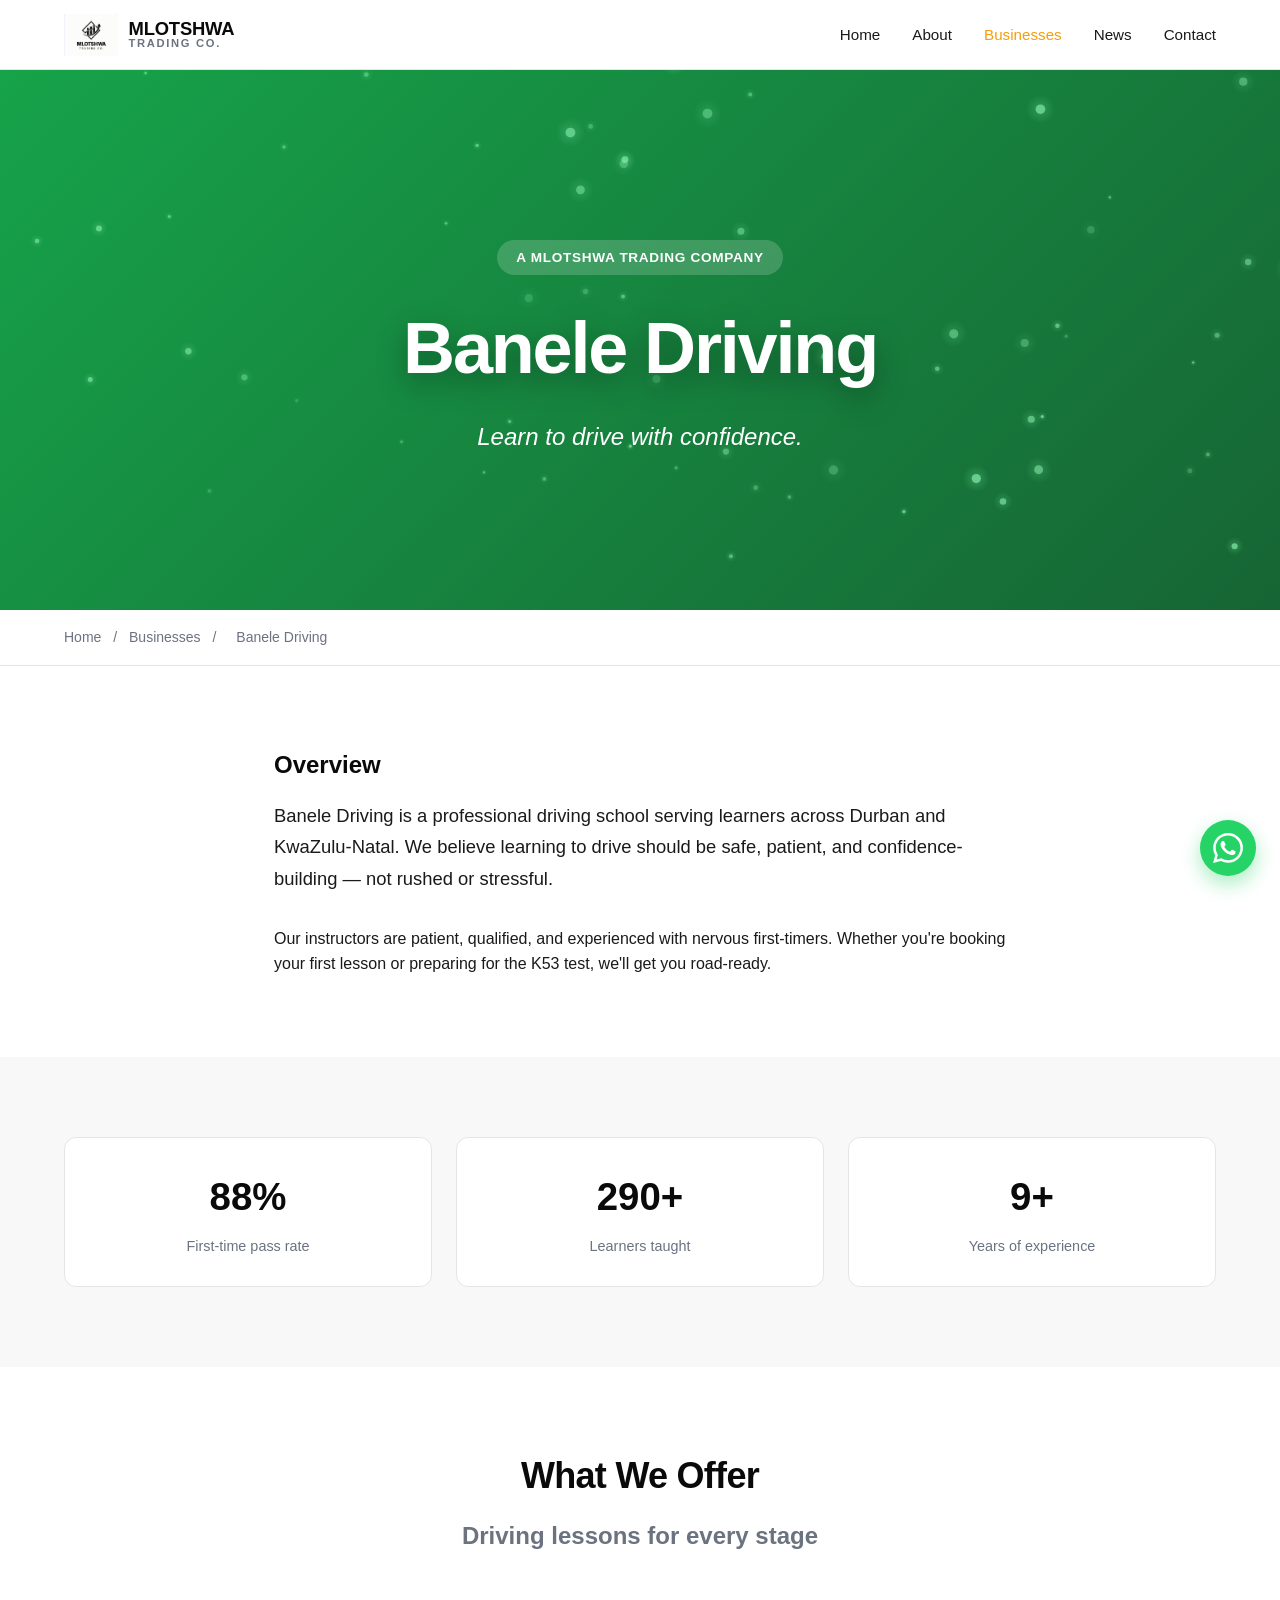
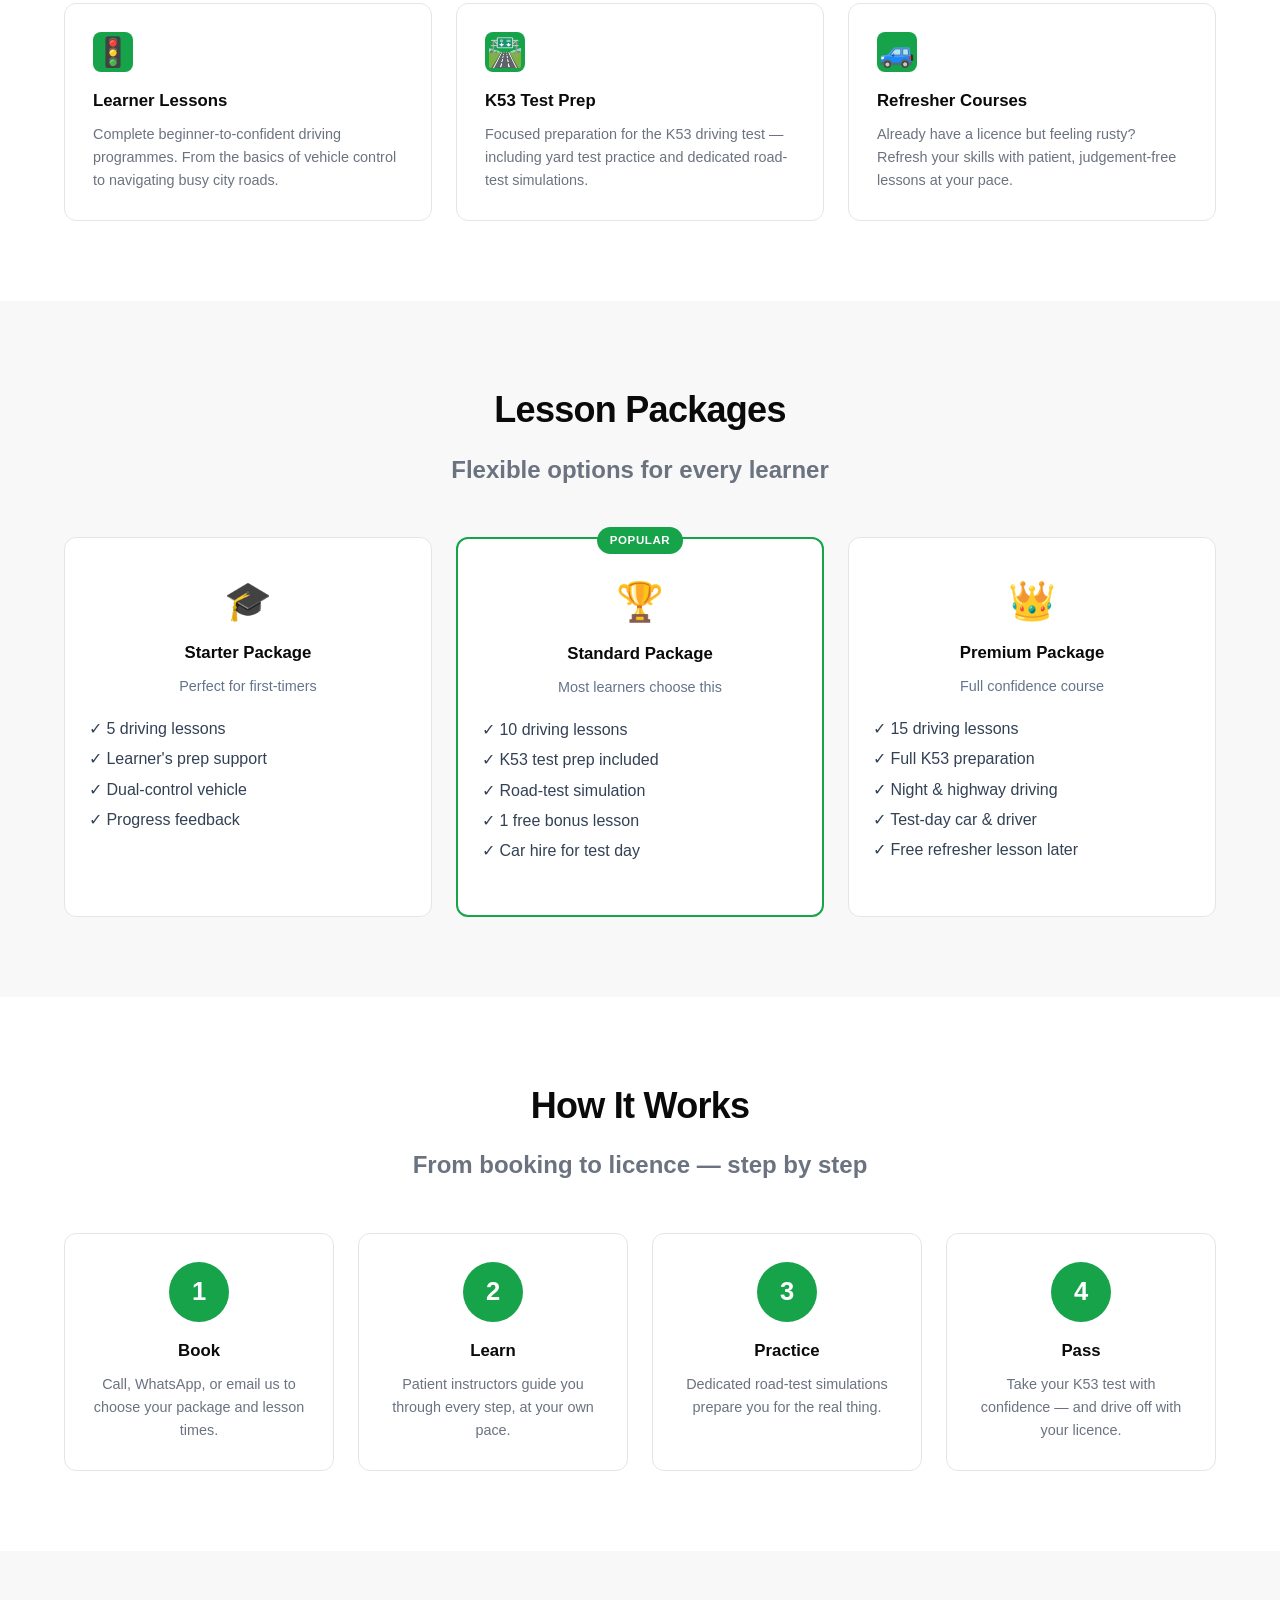
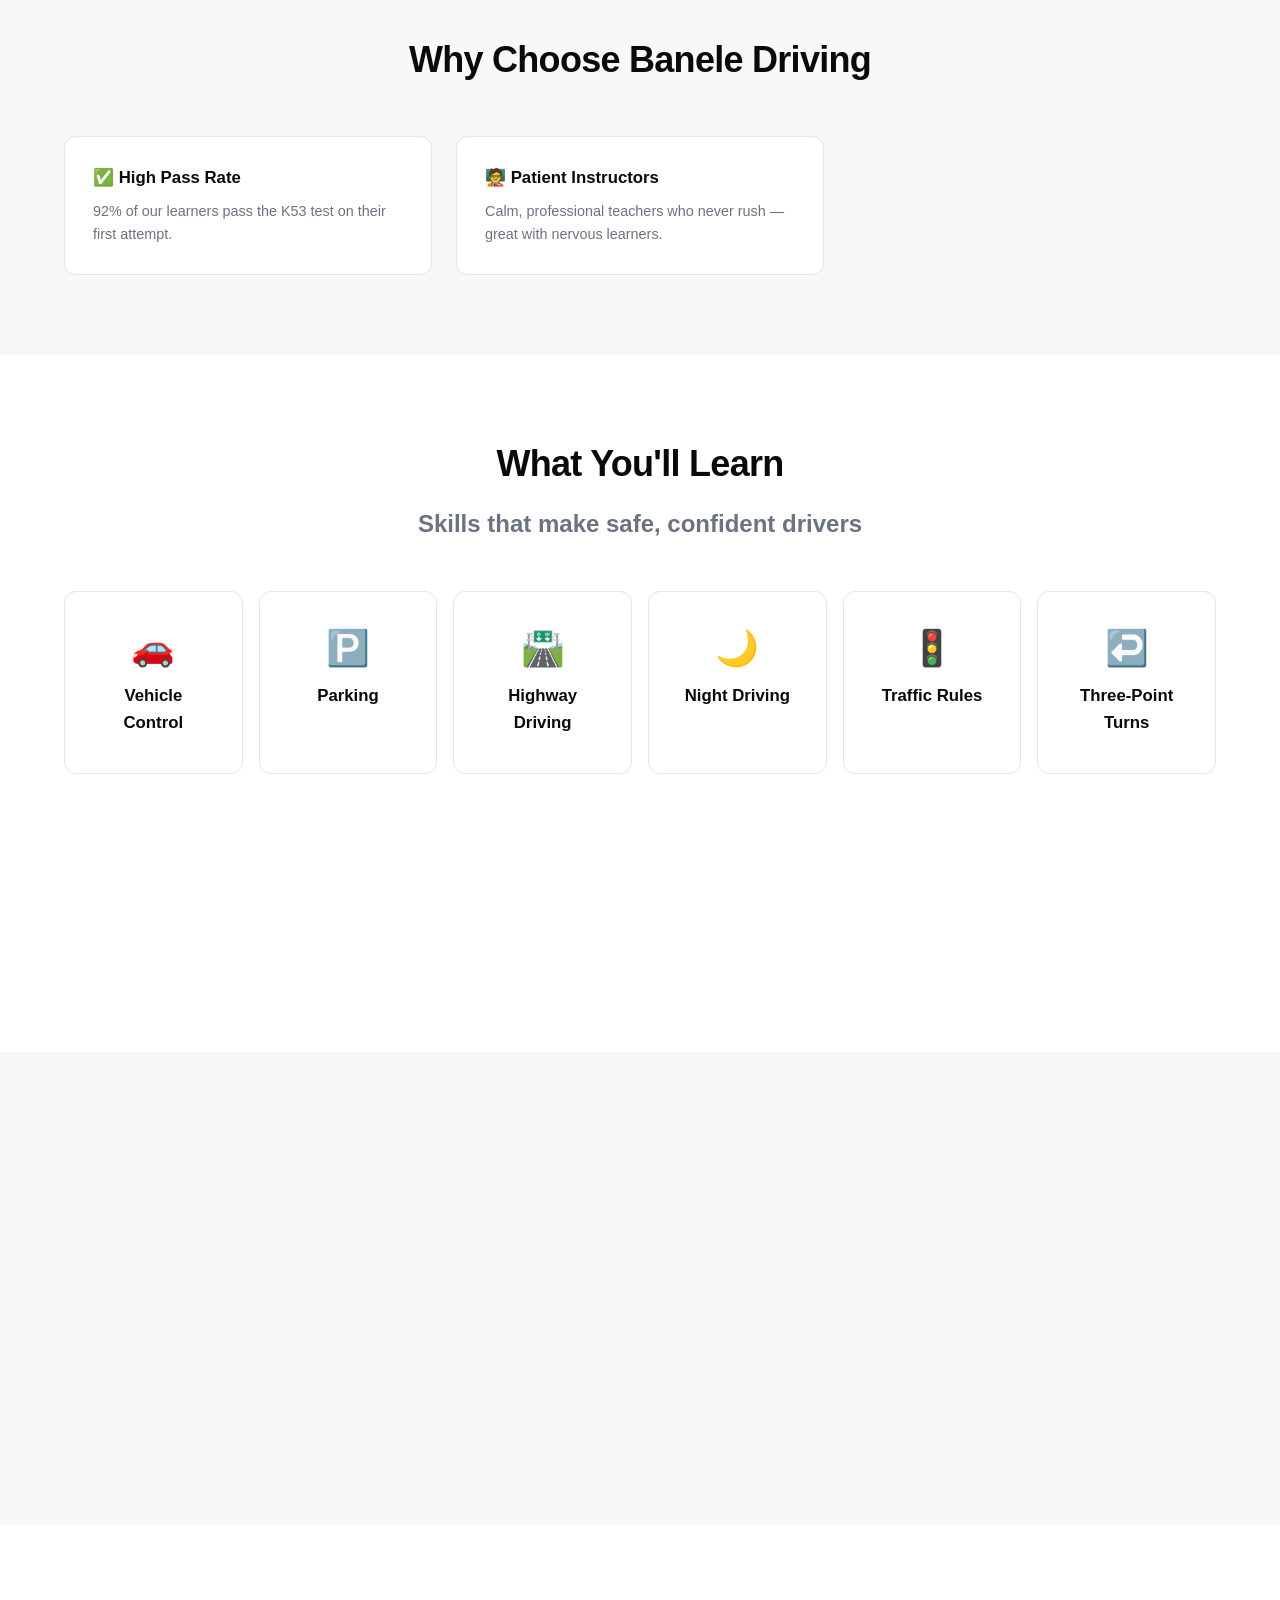
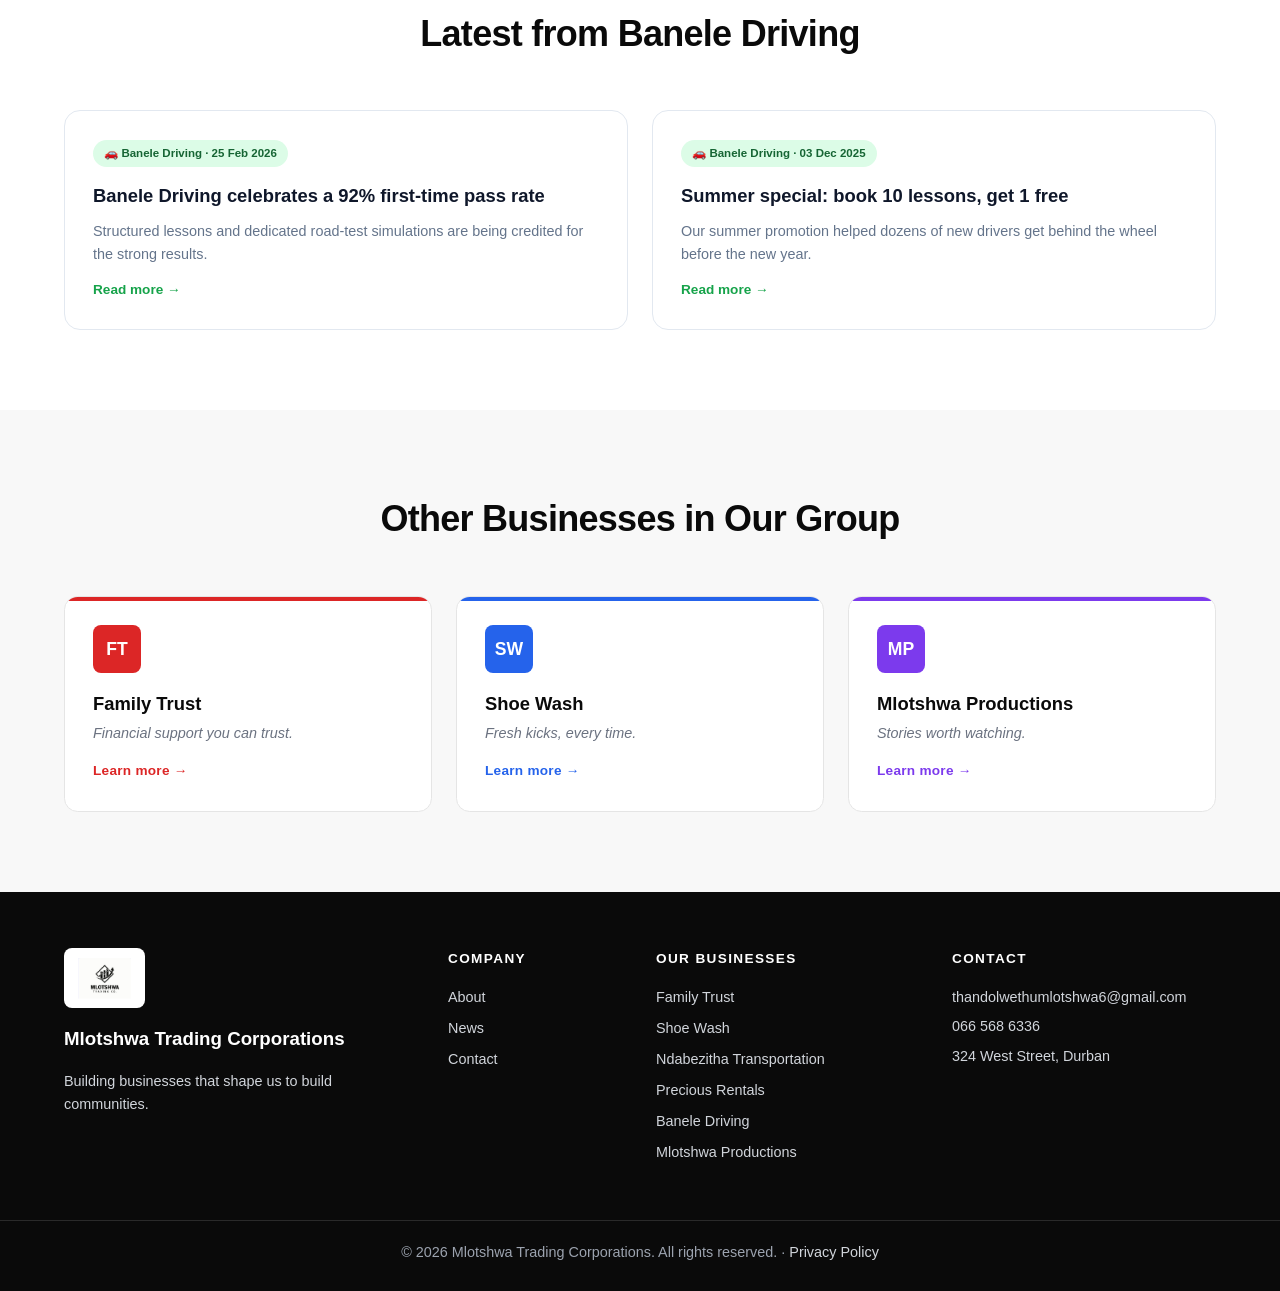
<file: business-banele-driving.html>
<!DOCTYPE html>
<html lang="en">
<head>
  <meta charset="UTF-8" />
  <meta name="viewport" content="width=device-width, initial-scale=1.0" />
  <title>Banele Driving — Mlotshwa Trading Corporations</title>
  <meta name="description" content="Professional driving lessons in Durban. Learner lessons, K53 test prep, and refresher courses — learn to drive with confidence." />
  <link rel="icon" type="image/png" href="Logo.png" />

  <meta property="og:title" content="Banele Driving — Mlotshwa Trading Corporations" />
  <meta property="og:description" content="Learn to drive with confidence." />
  <meta property="og:image" content="images/logo.png" />

  <link rel="stylesheet" href="css/style.css" />
  <link rel="stylesheet" href="css/animations.css" />
</head>
<body>

  <!-- ============ HEADER ============ -->
  <header class="navbar">
    <div class="container nav-inner">
      <a href="index.html" class="logo">
        <img src="Logo.png" alt="Mlotshwa Trading Co." />
        <span class="logo-text">
          <span>MLOTSHWA</span>
          <span>Trading Co.</span>
        </span>
      </a>
      <nav>
        <ul class="nav-links" id="navLinks">
          <li><a href="index.html">Home</a></li>
          <li><a href="about.html">About</a></li>
          <li><a href="businesses.html" class="active">Businesses</a></li>
          <li><a href="news.html">News</a></li>
          <li><a href="contact.html">Contact</a></li>
        </ul>
      </nav>
      <button class="menu-toggle" id="menuToggle" aria-label="Toggle menu">
        <span></span><span></span><span></span>
      </button>
    </div>
  </header>

  <!-- ============ ANIMATED HERO ============ -->
  <section class="business-hero" style="background: linear-gradient(135deg, #16a34a 0%, #166534 100%);">
    <canvas id="heroCanvas" data-color="134, 239, 172"></canvas>
    <div class="container">
      <span class="business-badge">A Mlotshwa Trading Company</span>
      <h1>Banele Driving</h1>
      <p class="business-tagline">Learn to drive with confidence.</p>
    </div>
  </section>

  <!-- ============ BREADCRUMB ============ -->
  <div class="breadcrumb">
    <div class="container">
      <a href="index.html">Home</a> <span>/</span>
      <a href="businesses.html">Businesses</a> <span>/</span>
      <span>Banele Driving</span>
    </div>
  </div>

  <!-- ============ OVERVIEW ============ -->
  <section class="section">
    <div class="container narrow reveal">
      <h2 class="section-subtitle" style="margin-top:0;">Overview</h2>
      <p class="lead">
        Banele Driving is a professional driving school serving learners across
        Durban and KwaZulu-Natal. We believe learning to drive should be safe,
        patient, and confidence-building — not rushed or stressful.
      </p>
      <p>
        Our instructors are patient, qualified, and experienced with nervous
        first-timers. Whether you're booking your first lesson or preparing for
        the K53 test, we'll get you road-ready.
      </p>
    </div>
  </section>

  <!-- ============ STATS STRIP ============ -->
  <section class="section section-alt">
    <div class="container">
      <div class="grid grid-3">
        <div class="highlight reveal float-anim" style="text-align:center;">
          <h3 style="font-size:2.4rem; margin-bottom:0.5rem;">
            <span data-count="92">0</span>%
          </h3>
          <p>First-time pass rate</p>
        </div>
        <div class="highlight reveal float-anim" style="animation-delay:0.4s; text-align:center;">
          <h3 style="font-size:2.4rem; margin-bottom:0.5rem;">
            <span data-count="300">0</span>+
          </h3>
          <p>Learners taught</p>
        </div>
        <div class="highlight reveal float-anim" style="animation-delay:0.8s; text-align:center;">
          <h3 style="font-size:2.4rem; margin-bottom:0.5rem;">
            <span data-count="10">0</span>+
          </h3>
          <p>Years of experience</p>
        </div>
      </div>
    </div>
  </section>

  <!-- ============ SERVICES ============ -->
  <section class="section">
    <div class="container">
      <div class="section-title reveal">
        <h2>What We Offer</h2>
        <p class="section-subtitle">Driving lessons for every stage</p>
      </div>
      <div class="grid grid-3">

        <div class="service-card reveal tilt-card">
          <div class="service-icon" style="background:#16a34a; display:flex; align-items:center; justify-content:center; font-size:1.8rem; color:white;">🚦</div>
          <h3>Learner Lessons</h3>
          <p>Complete beginner-to-confident driving programmes. From the basics of vehicle control to navigating busy city roads.</p>
        </div>

        <div class="service-card reveal tilt-card">
          <div class="service-icon" style="background:#16a34a; display:flex; align-items:center; justify-content:center; font-size:1.8rem; color:white;">🛣️</div>
          <h3>K53 Test Prep</h3>
          <p>Focused preparation for the K53 driving test — including yard test practice and dedicated road-test simulations.</p>
        </div>

        <div class="service-card reveal tilt-card">
          <div class="service-icon" style="background:#16a34a; display:flex; align-items:center; justify-content:center; font-size:1.8rem; color:white;">🚙</div>
          <h3>Refresher Courses</h3>
          <p>Already have a licence but feeling rusty? Refresh your skills with patient, judgement-free lessons at your pace.</p>
        </div>

      </div>
    </div>
  </section>

  <!-- ============ LESSON PACKAGES ============ -->
  <section class="section section-alt">
    <div class="container">
      <div class="section-title reveal">
        <h2>Lesson Packages</h2>
        <p class="section-subtitle">Flexible options for every learner</p>
      </div>
      <div class="grid grid-3">

        <div class="highlight reveal" style="text-align:center; padding:2rem 1.5rem;">
          <div style="font-size:2.4rem; margin-bottom:0.5rem;">🎓</div>
          <h3>Starter Package</h3>
          <p style="color:#64748b; font-size:0.9rem; margin:0.5rem 0 1rem;">Perfect for first-timers</p>
          <ul style="list-style:none; padding:0; margin:0 0 1rem; text-align:left; line-height:1.9; color:#334155;">
            <li>✓ 5 driving lessons</li>
            <li>✓ Learner's prep support</li>
            <li>✓ Dual-control vehicle</li>
            <li>✓ Progress feedback</li>
          </ul>
        </div>

        <div class="highlight reveal" style="text-align:center; padding:2rem 1.5rem; border: 2px solid #16a34a; position:relative;">
          <span style="position:absolute; top:-12px; left:50%; transform:translateX(-50%); background:#16a34a; color:white; font-size:0.72rem; font-weight:700; padding:0.25rem 0.8rem; border-radius:20px; letter-spacing:0.05em;">POPULAR</span>
          <div style="font-size:2.4rem; margin-bottom:0.5rem;">🏆</div>
          <h3>Standard Package</h3>
          <p style="color:#64748b; font-size:0.9rem; margin:0.5rem 0 1rem;">Most learners choose this</p>
          <ul style="list-style:none; padding:0; margin:0 0 1rem; text-align:left; line-height:1.9; color:#334155;">
            <li>✓ 10 driving lessons</li>
            <li>✓ K53 test prep included</li>
            <li>✓ Road-test simulation</li>
            <li>✓ 1 free bonus lesson</li>
            <li>✓ Car hire for test day</li>
          </ul>
        </div>

        <div class="highlight reveal" style="text-align:center; padding:2rem 1.5rem;">
          <div style="font-size:2.4rem; margin-bottom:0.5rem;">👑</div>
          <h3>Premium Package</h3>
          <p style="color:#64748b; font-size:0.9rem; margin:0.5rem 0 1rem;">Full confidence course</p>
          <ul style="list-style:none; padding:0; margin:0 0 1rem; text-align:left; line-height:1.9; color:#334155;">
            <li>✓ 15 driving lessons</li>
            <li>✓ Full K53 preparation</li>
            <li>✓ Night &amp; highway driving</li>
            <li>✓ Test-day car &amp; driver</li>
            <li>✓ Free refresher lesson later</li>
          </ul>
        </div>

      </div>
    </div>
  </section>

  <!-- ============ HOW IT WORKS ============ -->
  <section class="section">
    <div class="container">
      <div class="section-title reveal">
        <h2>How It Works</h2>
        <p class="section-subtitle">From booking to licence — step by step</p>
      </div>
      <div class="grid grid-4" style="display:grid; grid-template-columns:repeat(auto-fit,minmax(200px,1fr)); gap:1.5rem;">

        <div class="highlight reveal" style="text-align:center;">
          <div style="width:60px;height:60px;border-radius:50%;background:#16a34a;color:white;display:flex;align-items:center;justify-content:center;font-size:1.6rem;font-weight:800;margin:0 auto 1rem;">1</div>
          <h3>Book</h3>
          <p>Call, WhatsApp, or email us to choose your package and lesson times.</p>
        </div>

        <div class="highlight reveal" style="text-align:center; transition-delay:0.15s;">
          <div style="width:60px;height:60px;border-radius:50%;background:#16a34a;color:white;display:flex;align-items:center;justify-content:center;font-size:1.6rem;font-weight:800;margin:0 auto 1rem;">2</div>
          <h3>Learn</h3>
          <p>Patient instructors guide you through every step, at your own pace.</p>
        </div>

        <div class="highlight reveal" style="text-align:center; transition-delay:0.3s;">
          <div style="width:60px;height:60px;border-radius:50%;background:#16a34a;color:white;display:flex;align-items:center;justify-content:center;font-size:1.6rem;font-weight:800;margin:0 auto 1rem;">3</div>
          <h3>Practice</h3>
          <p>Dedicated road-test simulations prepare you for the real thing.</p>
        </div>

        <div class="highlight reveal" style="text-align:center; transition-delay:0.45s;">
          <div style="width:60px;height:60px;border-radius:50%;background:#16a34a;color:white;display:flex;align-items:center;justify-content:center;font-size:1.6rem;font-weight:800;margin:0 auto 1rem;">4</div>
          <h3>Pass</h3>
          <p>Take your K53 test with confidence — and drive off with your licence.</p>
        </div>

      </div>
    </div>
  </section>

  <!-- ============ WHY CHOOSE ============ -->
  <section class="section section-alt">
    <div class="container">
      <div class="section-title reveal">
        <h2>Why Choose Banele Driving</h2>
      </div>
      <div class="grid grid-3">

        <div class="highlight reveal float-anim">
          <h3>✅ High Pass Rate</h3>
          <p>92% of our learners pass the K53 test on their first attempt.</p>
        </div>

        <div class="highlight reveal float-anim" style="animation-delay:0.4s;">
          <h3>🧑‍🏫 Patient Instructors</h3>
          <p>Calm, professional teachers who never rush — great with nervous learners.</p>
        </div>

        <div class="highlight reveal float-anim" style="animation-delay:0.8s;">
          <h3>🚗 Dual-Control Cars</h3>
          <p>Safe, well-maintained vehicles with dual controls for peace of mind.</p>
        </div>

      </div>
    </div>
  </section>

  <!-- ============ WHAT YOU'LL LEARN ============ -->
  <section class="section">
    <div class="container">
      <div class="section-title reveal">
        <h2>What You'll Learn</h2>
        <p class="section-subtitle">Skills that make safe, confident drivers</p>
      </div>
      <div class="grid grid-4" style="display:grid; grid-template-columns:repeat(auto-fit,minmax(160px,1fr)); gap:1rem;">

        <div class="highlight reveal" style="text-align:center;">
          <div style="font-size:2.2rem; margin-bottom:0.4rem;">🚗</div>
          <h3 style="font-size:1.05rem;">Vehicle Control</h3>
        </div>

        <div class="highlight reveal" style="text-align:center;">
          <div style="font-size:2.2rem; margin-bottom:0.4rem;">🅿️</div>
          <h3 style="font-size:1.05rem;">Parking</h3>
        </div>

        <div class="highlight reveal" style="text-align:center;">
          <div style="font-size:2.2rem; margin-bottom:0.4rem;">🛣️</div>
          <h3 style="font-size:1.05rem;">Highway Driving</h3>
        </div>

        <div class="highlight reveal" style="text-align:center;">
          <div style="font-size:2.2rem; margin-bottom:0.4rem;">🌙</div>
          <h3 style="font-size:1.05rem;">Night Driving</h3>
        </div>

        <div class="highlight reveal" style="text-align:center;">
          <div style="font-size:2.2rem; margin-bottom:0.4rem;">🚦</div>
          <h3 style="font-size:1.05rem;">Traffic Rules</h3>
        </div>

        <div class="highlight reveal" style="text-align:center;">
          <div style="font-size:2.2rem; margin-bottom:0.4rem;">↩️</div>
          <h3 style="font-size:1.05rem;">Three-Point Turns</h3>
        </div>

        <div class="highlight reveal" style="text-align:center;">
          <div style="font-size:2.2rem; margin-bottom:0.4rem;">⛰️</div>
          <h3 style="font-size:1.05rem;">Hill Starts</h3>
        </div>

        <div class="highlight reveal" style="text-align:center;">
          <div style="font-size:2.2rem; margin-bottom:0.4rem;">🛑</div>
          <h3 style="font-size:1.05rem;">Emergency Stops</h3>
        </div>

      </div>
    </div>
  </section>

  <!-- ============ CONTACT INFO BOX ============ -->
  <section class="section section-alt">
    <div class="container narrow reveal">
      <div class="info-box" style="border-left-color:#16a34a;">
        <h3>Book Your Lessons</h3>
        <p><strong>Location:</strong> Durban, South Africa</p>
        <p><strong>Phone:</strong> 066 568 6336</p>
        <p><strong>Email:</strong> thandolwethumlotshwa6@gmail.com</p>
        <p style="margin-top:0.5rem; color:#64748b; font-size:0.9rem;">
          Ready to start? Message us on WhatsApp and we'll find lesson times that suit you.
        </p>
        <a href="contact.html" class="btn" style="background:#16a34a; color:white; margin-top:1rem;">Contact Us →</a>
      </div>
    </div>
  </section>

  <!-- ============ RELATED NEWS ============ -->
  <section class="section">
    <div class="container">
      <div class="section-title reveal">
        <h2>Latest from Banele Driving</h2>
      </div>
      <div class="grid grid-2" style="display:grid; grid-template-columns:repeat(auto-fit,minmax(300px,1fr)); gap:1.5rem;">

        <a href="news.html" class="news-item reveal" style="text-decoration:none; color:inherit; display:block; padding:1.75rem; background:#fff; border:1px solid #e2e8f0; border-radius:16px;">
          <span style="display:inline-block; background:#dcfce7; color:#166534; padding:0.25rem 0.7rem; border-radius:20px; font-size:0.72rem; font-weight:600; margin-bottom:0.6rem;">🚗 Banele Driving · 25 Feb 2026</span>
          <h3 style="font-size:1.15rem; margin:0.3rem 0 0.6rem; color:#0f172a;">Banele Driving celebrates a 92% first-time pass rate</h3>
          <p style="color:#64748b; font-size:0.9rem; margin:0 0 0.6rem;">Structured lessons and dedicated road-test simulations are being credited for the strong results.</p>
          <span style="color:#16a34a; font-weight:600; font-size:0.85rem;">Read more →</span>
        </a>

        <a href="news.html" class="news-item reveal" style="text-decoration:none; color:inherit; display:block; padding:1.75rem; background:#fff; border:1px solid #e2e8f0; border-radius:16px;">
          <span style="display:inline-block; background:#dcfce7; color:#166534; padding:0.25rem 0.7rem; border-radius:20px; font-size:0.72rem; font-weight:600; margin-bottom:0.6rem;">🚗 Banele Driving · 03 Dec 2025</span>
          <h3 style="font-size:1.15rem; margin:0.3rem 0 0.6rem; color:#0f172a;">Summer special: book 10 lessons, get 1 free</h3>
          <p style="color:#64748b; font-size:0.9rem; margin:0 0 0.6rem;">Our summer promotion helped dozens of new drivers get behind the wheel before the new year.</p>
          <span style="color:#16a34a; font-weight:600; font-size:0.85rem;">Read more →</span>
        </a>

      </div>
    </div>
  </section>

  <!-- ============ OTHER BUSINESSES ============ -->
  <section class="section section-alt">
    <div class="container">
      <div class="section-title reveal">
        <h2>Other Businesses in Our Group</h2>
      </div>
      <div class="grid grid-3">

        <a href="business-family-trust.html" class="business-card reveal tilt-card" style="--card-color:#dc2626;">
          <div class="business-card-color" style="background:#dc2626;">FT</div>
          <h3>Family Trust</h3>
          <p class="tagline">Financial support you can trust.</p>
          <span class="learn-more" style="color:#dc2626;">Learn more →</span>
        </a>

        <a href="business-shoe-wash.html" class="business-card reveal tilt-card" style="--card-color:#2563eb;">
          <div class="business-card-color" style="background:#2563eb;">SW</div>
          <h3>Shoe Wash</h3>
          <p class="tagline">Fresh kicks, every time.</p>
          <span class="learn-more" style="color:#2563eb;">Learn more →</span>
        </a>

        <a href="business-mlotshwa-productions.html" class="business-card reveal tilt-card" style="--card-color:#7c3aed;">
          <div class="business-card-color" style="background:#7c3aed;">MP</div>
          <h3>Mlotshwa Productions</h3>
          <p class="tagline">Stories worth watching.</p>
          <span class="learn-more" style="color:#7c3aed;">Learn more →</span>
        </a>

      </div>
    </div>
  </section>

  <!-- ============ FOOTER ============ -->
  <footer class="footer">
    <div class="container footer-grid">
      <div>
        <img src="Logo.png" alt="Mlotshwa Trading Co." class="footer-logo" />
        <h3>Mlotshwa Trading Corporations</h3>
        <p>Building businesses that shape us to build communities.</p>
      </div>
      <div>
        <h4>Company</h4>
        <ul>
          <li><a href="about.html">About</a></li>
          <li><a href="news.html">News</a></li>
          <li><a href="contact.html">Contact</a></li>
        </ul>
      </div>
      <div>
        <h4>Our Businesses</h4>
        <ul>
          <li><a href="business-family-trust.html">Family Trust</a></li>
          <li><a href="business-shoe-wash.html">Shoe Wash</a></li>
          <li><a href="business-ndabezitha.html">Ndabezitha Transportation</a></li>
          <li><a href="business-precious-rentals.html">Precious Rentals</a></li>
          <li><a href="business-banele-driving.html">Banele Driving</a></li>
          <li><a href="business-mlotshwa-productions.html">Mlotshwa Productions</a></li>
        </ul>
      </div>
      <div>
        <h4>Contact</h4>
        <p>thandolwethumlotshwa6@gmail.com</p>
        <p>066 568 6336</p>
        <p>324 West Street, Durban</p>
      </div>
    </div>
    <div class="footer-bottom">
      <p>© 2026 Mlotshwa Trading Corporations. All rights reserved. · <a href="privacy.html">Privacy Policy</a></p>
    </div>
  </footer>

  <!-- ============ WHATSAPP FLOAT ============ -->
  <a href="https://wa.me/27665686336" class="whatsapp-float" target="_blank" rel="noopener" aria-label="Chat on WhatsApp">
    <svg viewBox="0 0 24 24" xmlns="http://www.w3.org/2000/svg">
      <path d="M17.472 14.382c-.297-.149-1.758-.867-2.03-.967-.273-.099-.471-.148-.67.15-.197.297-.767.966-.94 1.164-.173.199-.347.223-.644.075-.297-.15-1.255-.463-2.39-1.475-.883-.788-1.48-1.761-1.653-2.059-.173-.297-.018-.458.13-.606.134-.133.298-.347.446-.52.149-.174.198-.298.298-.497.099-.198.05-.371-.025-.52-.075-.149-.669-1.612-.916-2.207-.242-.579-.487-.5-.669-.51-.173-.008-.371-.01-.57-.01-.198 0-.52.074-.792.372-.272.297-1.04 1.016-1.04 2.479 0 1.462 1.065 2.875 1.213 3.074.149.198 2.096 3.2 5.077 4.487.709.306 1.262.489 1.694.625.712.227 1.36.195 1.871.118.571-.085 1.758-.719 2.006-1.413.248-.694.248-1.289.173-1.413-.074-.124-.272-.198-.57-.347m-5.421 7.403h-.004a9.87 9.87 0 01-5.031-1.378l-.361-.214-3.741.982.998-3.648-.235-.374a9.86 9.86 0 01-1.51-5.26c.001-5.45 4.436-9.884 9.888-9.884 2.64 0 5.122 1.03 6.988 2.898a9.825 9.825 0 012.893 6.994c-.003 5.45-4.437 9.884-9.885 9.884m8.413-18.297A11.815 11.815 0 0012.05 0C5.495 0 .16 5.335.157 11.892c0 2.096.547 4.142 1.588 5.945L.057 24l6.305-1.654a11.882 11.882 0 005.683 1.448h.005c6.554 0 11.89-5.335 11.893-11.893a11.821 11.821 0 00-3.48-8.413Z"/>
    </svg>
  </a>

  <!-- ============ SCRIPTS ============ -->
  <script>
    (function () {
      const toggle = document.getElementById('menuToggle');
      const links  = document.getElementById('navLinks');
      if (!toggle || !links) return;
      toggle.addEventListener('click', () => links.classList.toggle('open'));
    })();
  </script>
  <script src="js/business-animations.js"></script>
</body>
</html>
</file>
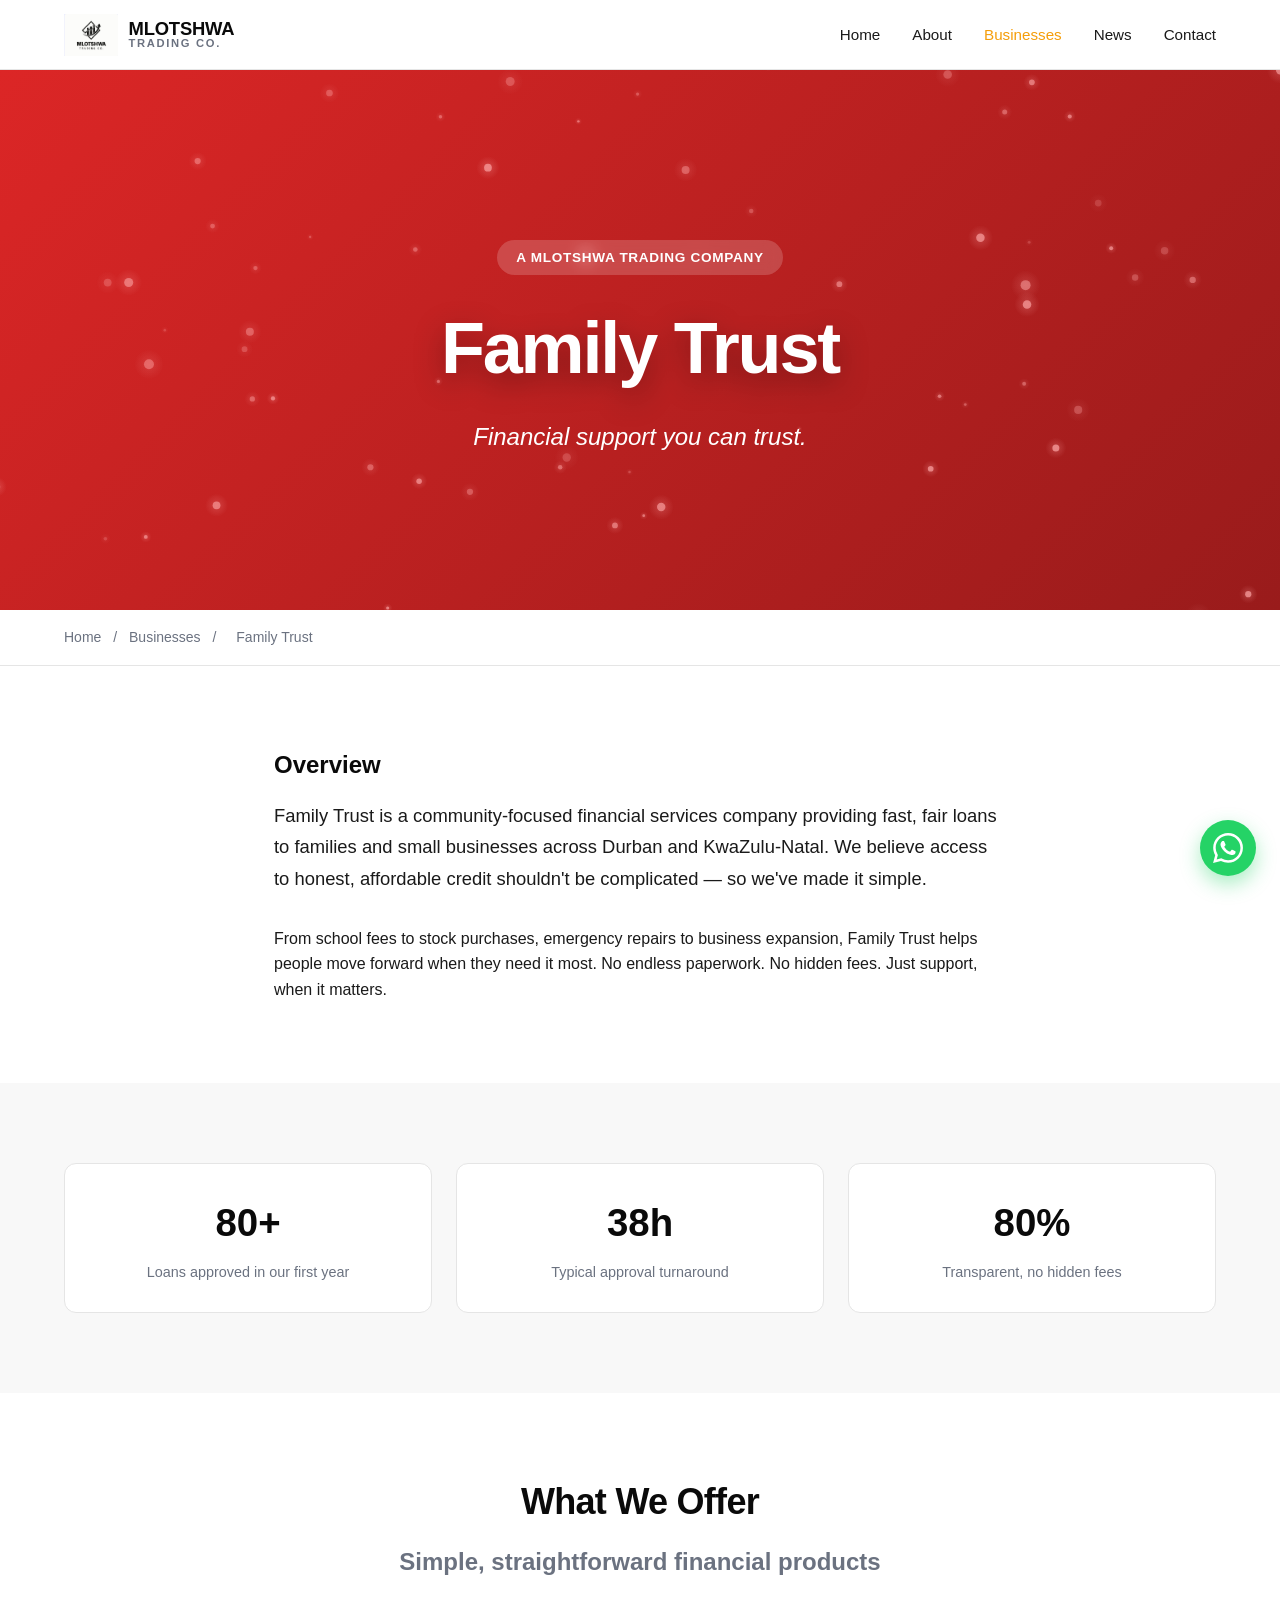
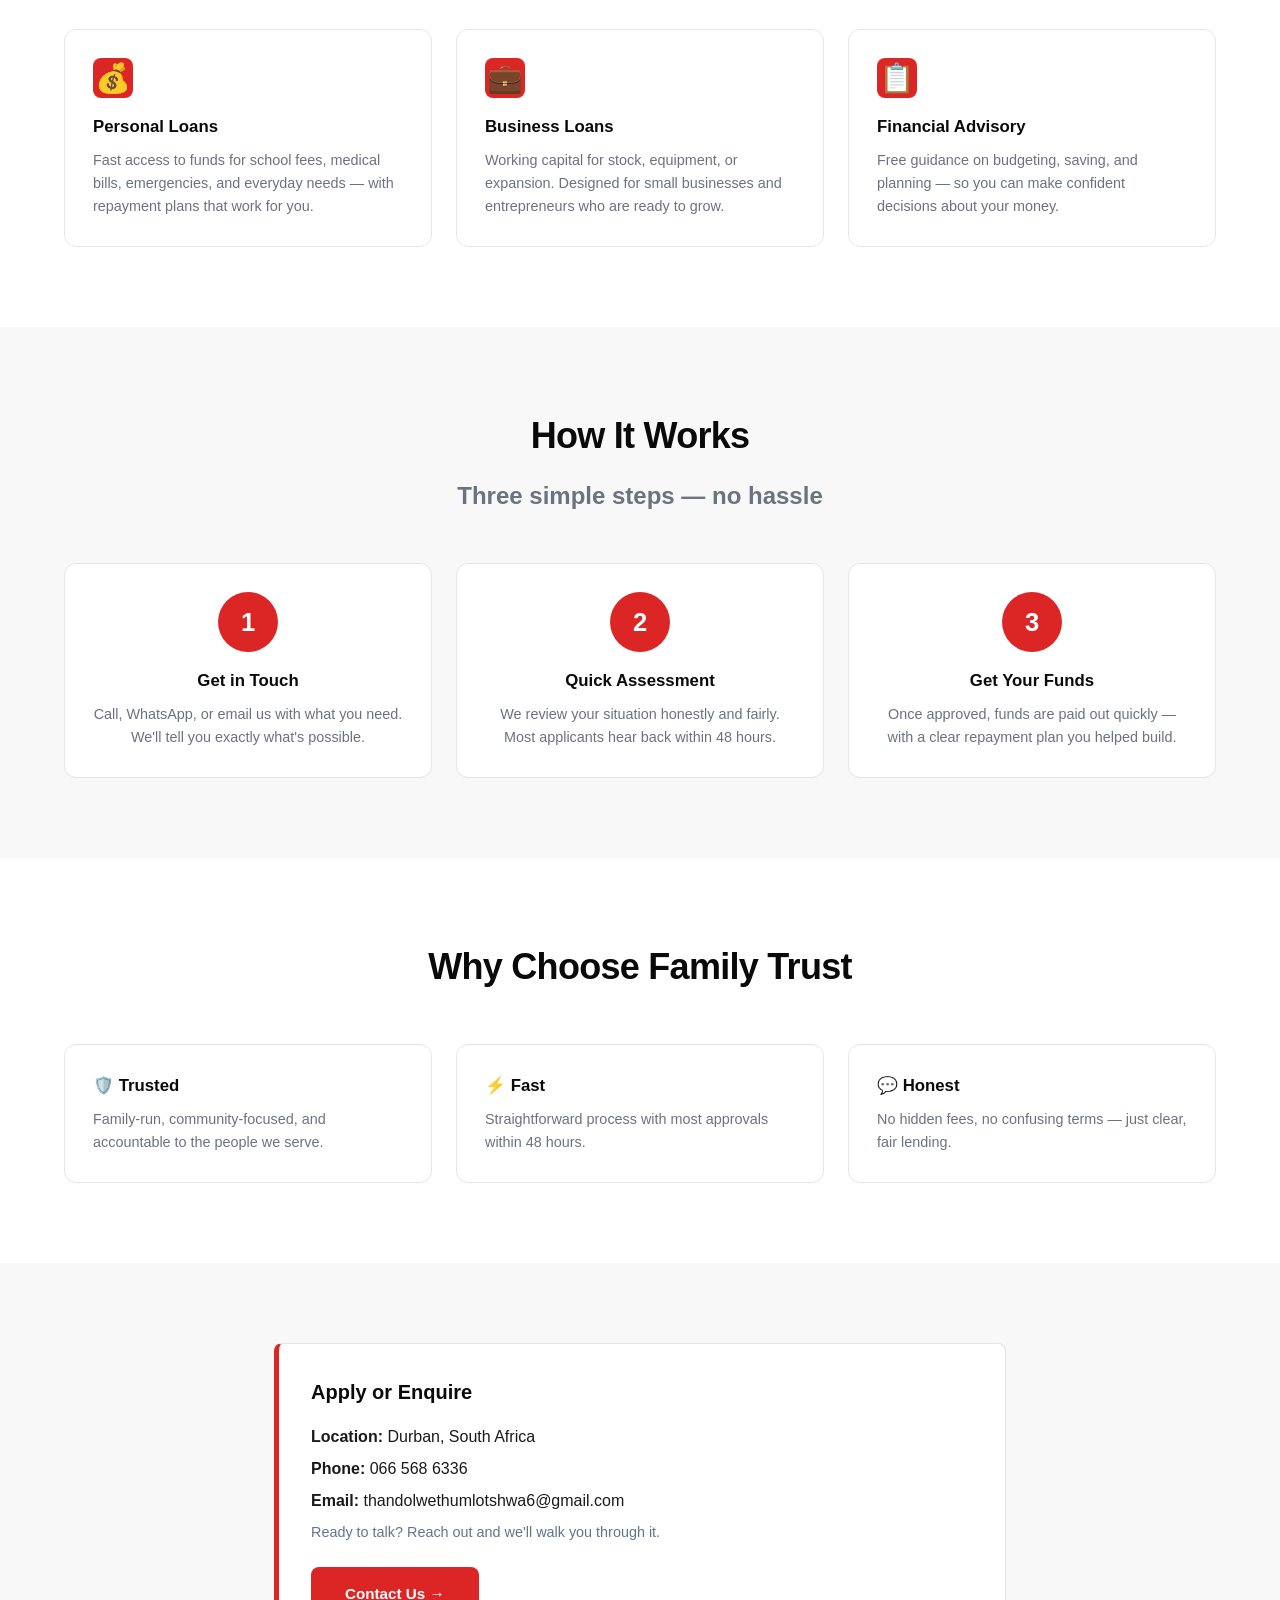
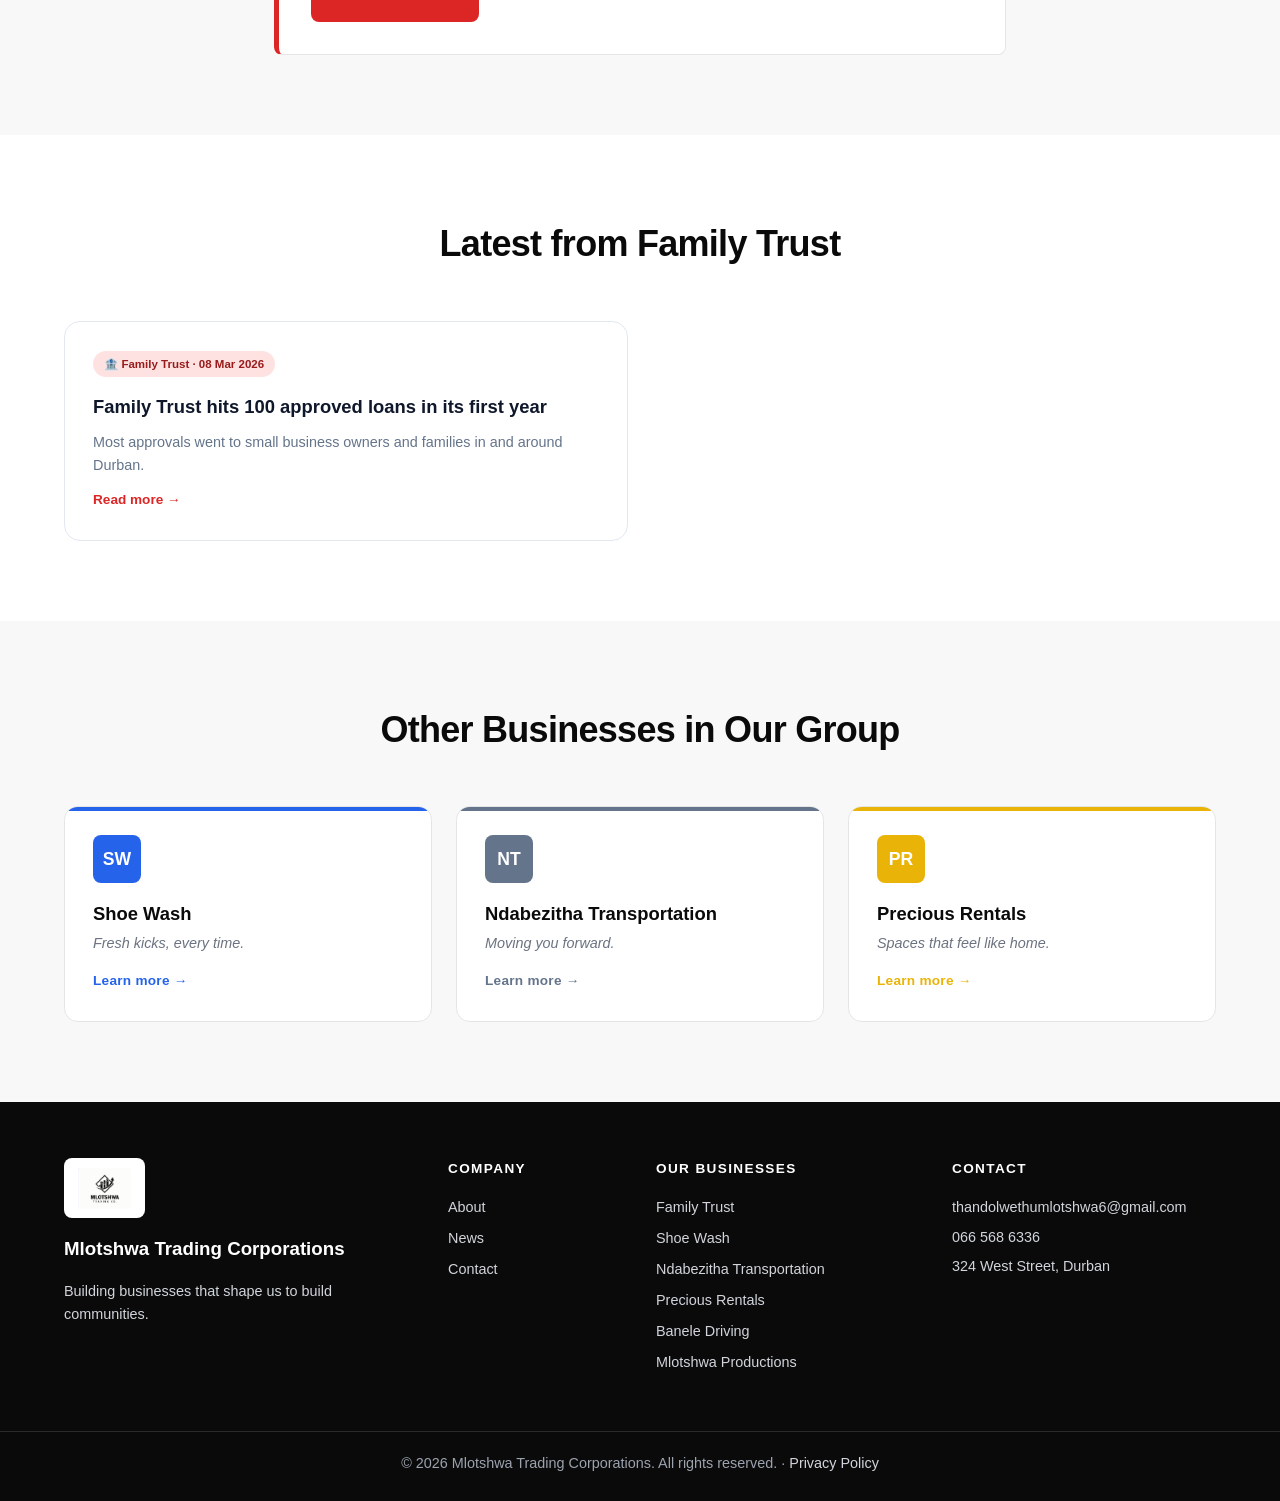
<file: business-family-trust.html>
<!DOCTYPE html>
<html lang="en">
<head>
  <meta charset="UTF-8" />
  <meta name="viewport" content="width=device-width, initial-scale=1.0" />
  <title>Family Trust — Mlotshwa Trading Corporations</title>
  <meta name="description" content="Family Trust offers fast, fair financial support — personal and business loans across Durban, with 48-hour approvals." />
  <link rel="icon" type="image/png" href="Logo.png" />

  <meta property="og:title" content="Family Trust — Mlotshwa Trading Corporations" />
  <meta property="og:description" content="Financial support you can trust." />
  <meta property="og:image" content="images/logo.png" />

  <link rel="stylesheet" href="css/style.css" />
  <link rel="stylesheet" href="css/animations.css" />
</head>
<body>

  <!-- ============ HEADER ============ -->
  <header class="navbar">
    <div class="container nav-inner">
      <a href="index.html" class="logo">
        <img src="Logo.png" alt="Mlotshwa Trading Co." />
        <span class="logo-text">
          <span>MLOTSHWA</span>
          <span>Trading Co.</span>
        </span>
      </a>
      <nav>
        <ul class="nav-links" id="navLinks">
          <li><a href="index.html">Home</a></li>
          <li><a href="about.html">About</a></li>
          <li><a href="businesses.html" class="active">Businesses</a></li>
          <li><a href="news.html">News</a></li>
          <li><a href="contact.html">Contact</a></li>
        </ul>
      </nav>
      <button class="menu-toggle" id="menuToggle" aria-label="Toggle menu">
        <span></span><span></span><span></span>
      </button>
    </div>
  </header>

  <!-- ============ ANIMATED HERO ============ -->
  <section class="business-hero" style="background: linear-gradient(135deg, #dc2626 0%, #991b1b 100%);">
    <canvas id="heroCanvas" data-color="252, 165, 165"></canvas>
    <div class="container">
      <span class="business-badge">A Mlotshwa Trading Company</span>
      <h1>Family Trust</h1>
      <p class="business-tagline">Financial support you can trust.</p>
    </div>
  </section>

  <!-- ============ BREADCRUMB ============ -->
  <div class="breadcrumb">
    <div class="container">
      <a href="index.html">Home</a> <span>/</span>
      <a href="businesses.html">Businesses</a> <span>/</span>
      <span>Family Trust</span>
    </div>
  </div>

  <!-- ============ OVERVIEW ============ -->
  <section class="section">
    <div class="container narrow reveal">
      <h2 class="section-subtitle" style="margin-top:0;">Overview</h2>
      <p class="lead">
        Family Trust is a community-focused financial services company
        providing fast, fair loans to families and small businesses across
        Durban and KwaZulu-Natal. We believe access to honest, affordable
        credit shouldn't be complicated — so we've made it simple.
      </p>
      <p>
        From school fees to stock purchases, emergency repairs to business
        expansion, Family Trust helps people move forward when they need it
        most. No endless paperwork. No hidden fees. Just support, when it
        matters.
      </p>
    </div>
  </section>

  <!-- ============ STATS STRIP ============ -->
  <section class="section section-alt">
    <div class="container">
      <div class="grid grid-3">
        <div class="highlight reveal float-anim" style="text-align:center;">
          <h3 style="font-size:2.4rem; margin-bottom:0.5rem;">
            <span data-count="100">0</span>+
          </h3>
          <p>Loans approved in our first year</p>
        </div>
        <div class="highlight reveal float-anim" style="animation-delay:0.4s; text-align:center;">
          <h3 style="font-size:2.4rem; margin-bottom:0.5rem;">
            <span data-count="48">0</span>h
          </h3>
          <p>Typical approval turnaround</p>
        </div>
        <div class="highlight reveal float-anim" style="animation-delay:0.8s; text-align:center;">
          <h3 style="font-size:2.4rem; margin-bottom:0.5rem;">
            <span data-count="100">0</span>%
          </h3>
          <p>Transparent, no hidden fees</p>
        </div>
      </div>
    </div>
  </section>

  <!-- ============ SERVICES ============ -->
  <section class="section">
    <div class="container">
      <div class="section-title reveal">
        <h2>What We Offer</h2>
        <p class="section-subtitle">Simple, straightforward financial products</p>
      </div>
      <div class="grid grid-3">

        <div class="service-card reveal tilt-card">
          <div class="service-icon" style="background:#dc2626; display:flex; align-items:center; justify-content:center; font-size:1.8rem; color:white;">💰</div>
          <h3>Personal Loans</h3>
          <p>Fast access to funds for school fees, medical bills, emergencies, and everyday needs — with repayment plans that work for you.</p>
        </div>

        <div class="service-card reveal tilt-card">
          <div class="service-icon" style="background:#dc2626; display:flex; align-items:center; justify-content:center; font-size:1.8rem; color:white;">💼</div>
          <h3>Business Loans</h3>
          <p>Working capital for stock, equipment, or expansion. Designed for small businesses and entrepreneurs who are ready to grow.</p>
        </div>

        <div class="service-card reveal tilt-card">
          <div class="service-icon" style="background:#dc2626; display:flex; align-items:center; justify-content:center; font-size:1.8rem; color:white;">📋</div>
          <h3>Financial Advisory</h3>
          <p>Free guidance on budgeting, saving, and planning — so you can make confident decisions about your money.</p>
        </div>

      </div>
    </div>
  </section>

  <!-- ============ HOW IT WORKS ============ -->
  <section class="section section-alt">
    <div class="container">
      <div class="section-title reveal">
        <h2>How It Works</h2>
        <p class="section-subtitle">Three simple steps — no hassle</p>
      </div>
      <div class="grid grid-3">

        <div class="highlight reveal" style="text-align:center;">
          <div style="width:60px;height:60px;border-radius:50%;background:#dc2626;color:white;display:flex;align-items:center;justify-content:center;font-size:1.6rem;font-weight:800;margin:0 auto 1rem;">1</div>
          <h3>Get in Touch</h3>
          <p>Call, WhatsApp, or email us with what you need. We'll tell you exactly what's possible.</p>
        </div>

        <div class="highlight reveal" style="text-align:center; transition-delay:0.15s;">
          <div style="width:60px;height:60px;border-radius:50%;background:#dc2626;color:white;display:flex;align-items:center;justify-content:center;font-size:1.6rem;font-weight:800;margin:0 auto 1rem;">2</div>
          <h3>Quick Assessment</h3>
          <p>We review your situation honestly and fairly. Most applicants hear back within 48 hours.</p>
        </div>

        <div class="highlight reveal" style="text-align:center; transition-delay:0.3s;">
          <div style="width:60px;height:60px;border-radius:50%;background:#dc2626;color:white;display:flex;align-items:center;justify-content:center;font-size:1.6rem;font-weight:800;margin:0 auto 1rem;">3</div>
          <h3>Get Your Funds</h3>
          <p>Once approved, funds are paid out quickly — with a clear repayment plan you helped build.</p>
        </div>

      </div>
    </div>
  </section>

  <!-- ============ WHY CHOOSE ============ -->
  <section class="section">
    <div class="container">
      <div class="section-title reveal">
        <h2>Why Choose Family Trust</h2>
      </div>
      <div class="grid grid-3">

        <div class="highlight reveal float-anim">
          <h3>🛡️ Trusted</h3>
          <p>Family-run, community-focused, and accountable to the people we serve.</p>
        </div>

        <div class="highlight reveal float-anim" style="animation-delay:0.4s;">
          <h3>⚡ Fast</h3>
          <p>Straightforward process with most approvals within 48 hours.</p>
        </div>

        <div class="highlight reveal float-anim" style="animation-delay:0.8s;">
          <h3>💬 Honest</h3>
          <p>No hidden fees, no confusing terms — just clear, fair lending.</p>
        </div>

      </div>
    </div>
  </section>

  <!-- ============ CONTACT INFO BOX ============ -->
  <section class="section section-alt">
    <div class="container narrow reveal">
      <div class="info-box" style="border-left-color:#dc2626;">
        <h3>Apply or Enquire</h3>
        <p><strong>Location:</strong> Durban, South Africa</p>
        <p><strong>Phone:</strong> 066 568 6336</p>
        <p><strong>Email:</strong> thandolwethumlotshwa6@gmail.com</p>
        <p style="margin-top:0.5rem; color:#64748b; font-size:0.9rem;">
          Ready to talk? Reach out and we'll walk you through it.
        </p>
        <a href="contact.html" class="btn" style="background:#dc2626; color:white; margin-top:1rem;">Contact Us →</a>
      </div>
    </div>
  </section>

  <!-- ============ RELATED NEWS ============ -->
  <section class="section">
    <div class="container">
      <div class="section-title reveal">
        <h2>Latest from Family Trust</h2>
      </div>
      <div class="grid grid-2" style="display:grid; grid-template-columns:repeat(auto-fit,minmax(300px,1fr)); gap:1.5rem;">

        <a href="news.html" class="news-item reveal" style="text-decoration:none; color:inherit; display:block; padding:1.75rem; background:#fff; border:1px solid #e2e8f0; border-radius:16px;">
          <span style="display:inline-block; background:#fee2e2; color:#991b1b; padding:0.25rem 0.7rem; border-radius:20px; font-size:0.72rem; font-weight:600; margin-bottom:0.6rem;">🏦 Family Trust · 08 Mar 2026</span>
          <h3 style="font-size:1.15rem; margin:0.3rem 0 0.6rem; color:#0f172a;">Family Trust hits 100 approved loans in its first year</h3>
          <p style="color:#64748b; font-size:0.9rem; margin:0 0 0.6rem;">Most approvals went to small business owners and families in and around Durban.</p>
          <span style="color:#dc2626; font-weight:600; font-size:0.85rem;">Read more →</span>
        </a>

        <a href="news.html" class="news-item reveal" style="text-decoration:none; color:inherit; display:block; padding:1.75rem; background:#fff; border:1px solid #e2e8f0; border-radius:16px;">
          <span style="display:inline-block; background:#fee2e2; color:#991b1b; padding:0.25rem 0.7rem; border-radius:20px; font-size:0.72rem; font-weight:600; margin-bottom:0.6rem;">🏦 Family Trust · 22 Jan 2026</span>
          <h3 style="font-size:1.15rem; margin:0.3rem 0 0.6rem; color:#0f172a;">Five tips for managing your family finances in 2026</h3>
          <p style="color:#64748b; font-size:0.9rem; margin:0 0 0.6rem;">Practical advice on budgeting, saving for school fees, and building an emergency fund.</p>
          <span style="color:#dc2626; font-weight:600; font-size:0.85rem;">Read more →</span>
        </a>

      </div>
    </div>
  </section>

  <!-- ============ OTHER BUSINESSES ============ -->
  <section class="section section-alt">
    <div class="container">
      <div class="section-title reveal">
        <h2>Other Businesses in Our Group</h2>
      </div>
      <div class="grid grid-3">

        <a href="business-shoe-wash.html" class="business-card reveal tilt-card" style="--card-color:#2563eb;">
          <div class="business-card-color" style="background:#2563eb;">SW</div>
          <h3>Shoe Wash</h3>
          <p class="tagline">Fresh kicks, every time.</p>
          <span class="learn-more" style="color:#2563eb;">Learn more →</span>
        </a>

        <a href="business-ndabezitha.html" class="business-card reveal tilt-card" style="--card-color:#64748b;">
          <div class="business-card-color" style="background:#64748b;">NT</div>
          <h3>Ndabezitha Transportation</h3>
          <p class="tagline">Moving you forward.</p>
          <span class="learn-more" style="color:#64748b;">Learn more →</span>
        </a>

        <a href="business-precious-rentals.html" class="business-card reveal tilt-card" style="--card-color:#eab308;">
          <div class="business-card-color" style="background:#eab308;">PR</div>
          <h3>Precious Rentals</h3>
          <p class="tagline">Spaces that feel like home.</p>
          <span class="learn-more" style="color:#eab308;">Learn more →</span>
        </a>

      </div>
    </div>
  </section>

  <!-- ============ FOOTER ============ -->
  <footer class="footer">
    <div class="container footer-grid">
      <div>
        <img src="Logo.png" alt="Mlotshwa Trading Co." class="footer-logo" />
        <h3>Mlotshwa Trading Corporations</h3>
        <p>Building businesses that shape us to build communities.</p>
      </div>
      <div>
        <h4>Company</h4>
        <ul>
          <li><a href="about.html">About</a></li>
          <li><a href="news.html">News</a></li>
          <li><a href="contact.html">Contact</a></li>
        </ul>
      </div>
      <div>
        <h4>Our Businesses</h4>
        <ul>
          <li><a href="business-family-trust.html">Family Trust</a></li>
          <li><a href="business-shoe-wash.html">Shoe Wash</a></li>
          <li><a href="business-ndabezitha.html">Ndabezitha Transportation</a></li>
          <li><a href="business-precious-rentals.html">Precious Rentals</a></li>
          <li><a href="business-banele-driving.html">Banele Driving</a></li>
          <li><a href="business-mlotshwa-productions.html">Mlotshwa Productions</a></li>
        </ul>
      </div>
      <div>
        <h4>Contact</h4>
        <p>thandolwethumlotshwa6@gmail.com</p>
        <p>066 568 6336</p>
        <p>324 West Street, Durban</p>
      </div>
    </div>
    <div class="footer-bottom">
      <p>© 2026 Mlotshwa Trading Corporations. All rights reserved. · <a href="privacy.html">Privacy Policy</a></p>
    </div>
  </footer>

  <!-- ============ WHATSAPP FLOAT ============ -->
  <a href="https://wa.me/27665686336" class="whatsapp-float" target="_blank" rel="noopener" aria-label="Chat on WhatsApp">
    <svg viewBox="0 0 24 24" xmlns="http://www.w3.org/2000/svg">
      <path d="M17.472 14.382c-.297-.149-1.758-.867-2.03-.967-.273-.099-.471-.148-.67.15-.197.297-.767.966-.94 1.164-.173.199-.347.223-.644.075-.297-.15-1.255-.463-2.39-1.475-.883-.788-1.48-1.761-1.653-2.059-.173-.297-.018-.458.13-.606.134-.133.298-.347.446-.52.149-.174.198-.298.298-.497.099-.198.05-.371-.025-.52-.075-.149-.669-1.612-.916-2.207-.242-.579-.487-.5-.669-.51-.173-.008-.371-.01-.57-.01-.198 0-.52.074-.792.372-.272.297-1.04 1.016-1.04 2.479 0 1.462 1.065 2.875 1.213 3.074.149.198 2.096 3.2 5.077 4.487.709.306 1.262.489 1.694.625.712.227 1.36.195 1.871.118.571-.085 1.758-.719 2.006-1.413.248-.694.248-1.289.173-1.413-.074-.124-.272-.198-.57-.347m-5.421 7.403h-.004a9.87 9.87 0 01-5.031-1.378l-.361-.214-3.741.982.998-3.648-.235-.374a9.86 9.86 0 01-1.51-5.26c.001-5.45 4.436-9.884 9.888-9.884 2.64 0 5.122 1.03 6.988 2.898a9.825 9.825 0 012.893 6.994c-.003 5.45-4.437 9.884-9.885 9.884m8.413-18.297A11.815 11.815 0 0012.05 0C5.495 0 .16 5.335.157 11.892c0 2.096.547 4.142 1.588 5.945L.057 24l6.305-1.654a11.882 11.882 0 005.683 1.448h.005c6.554 0 11.89-5.335 11.893-11.893a11.821 11.821 0 00-3.48-8.413Z"/>
    </svg>
  </a>

  <!-- ============ SCRIPTS ============ -->
  <script>
    (function () {
      const toggle = document.getElementById('menuToggle');
      const links  = document.getElementById('navLinks');
      if (!toggle || !links) return;
      toggle.addEventListener('click', () => links.classList.toggle('open'));
    })();
  </script>
  <script src="js/business-animations.js"></script>
</body>
</html>
</file>
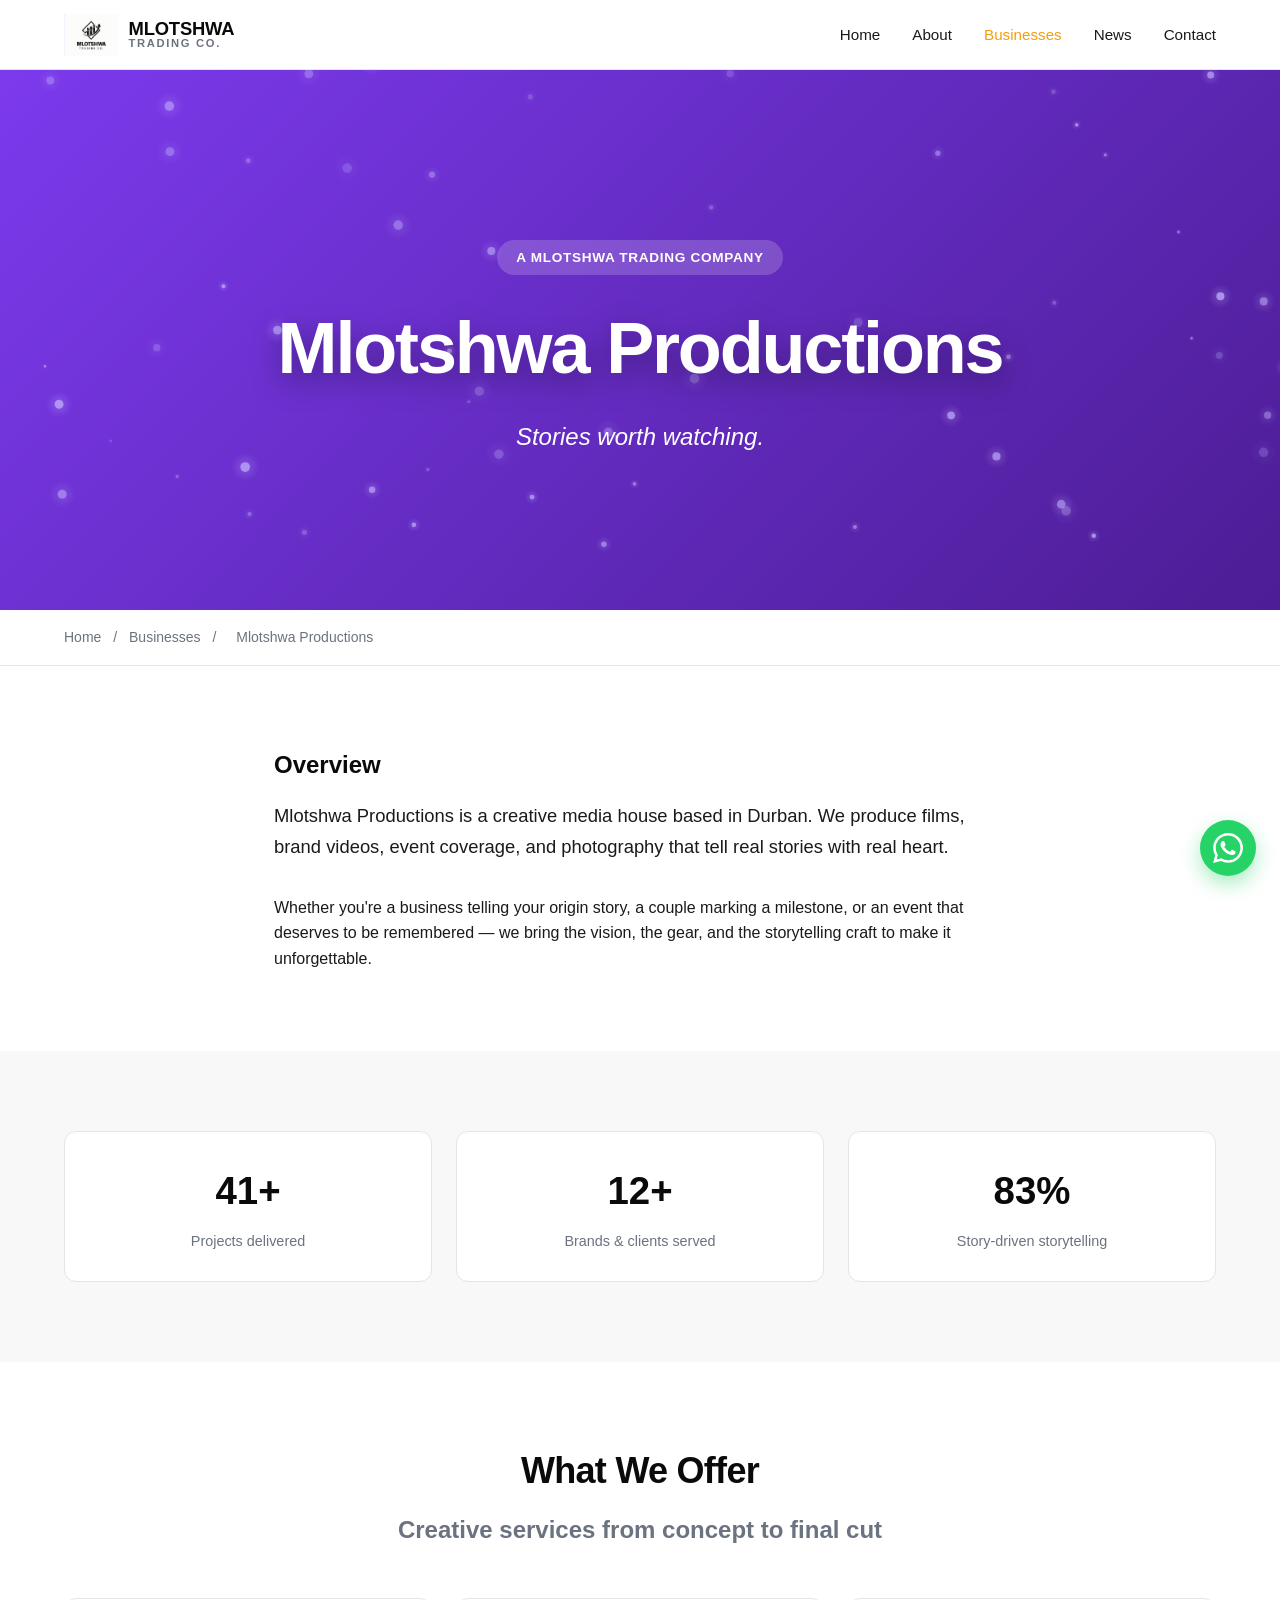
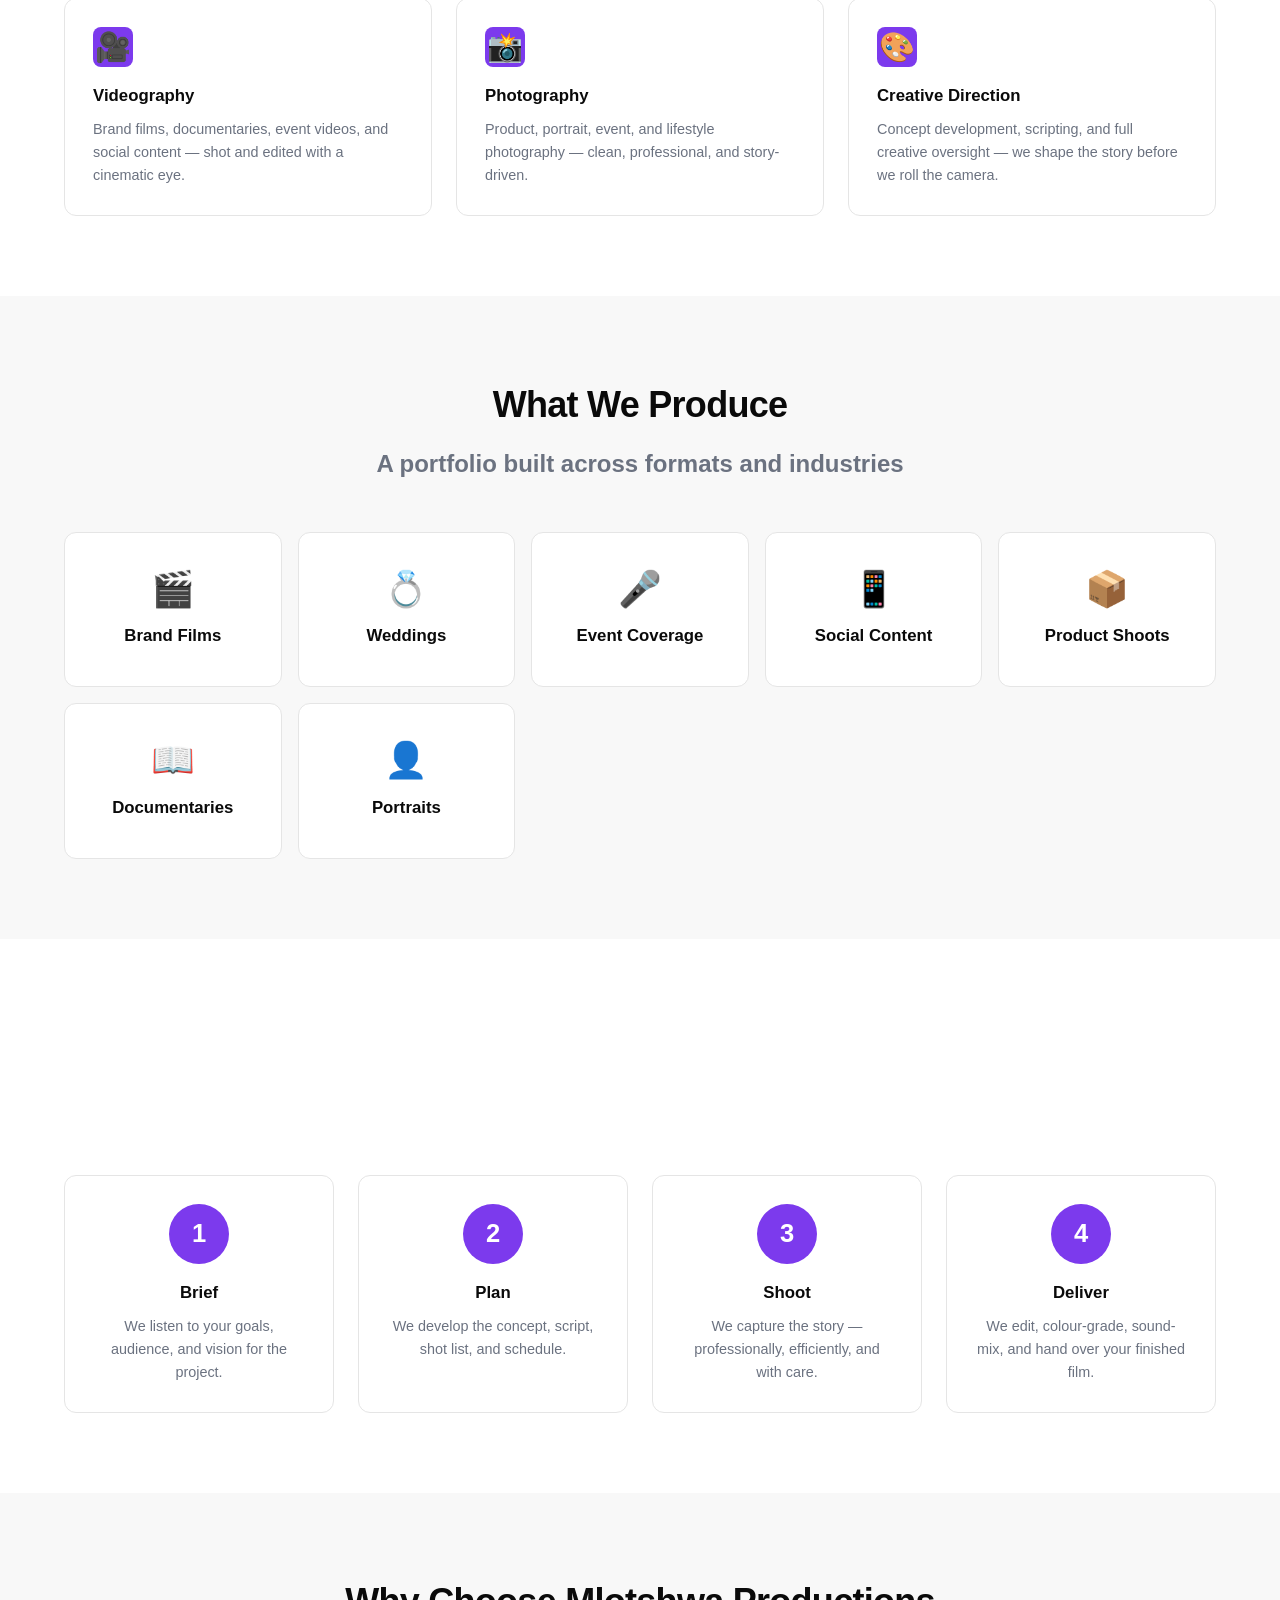
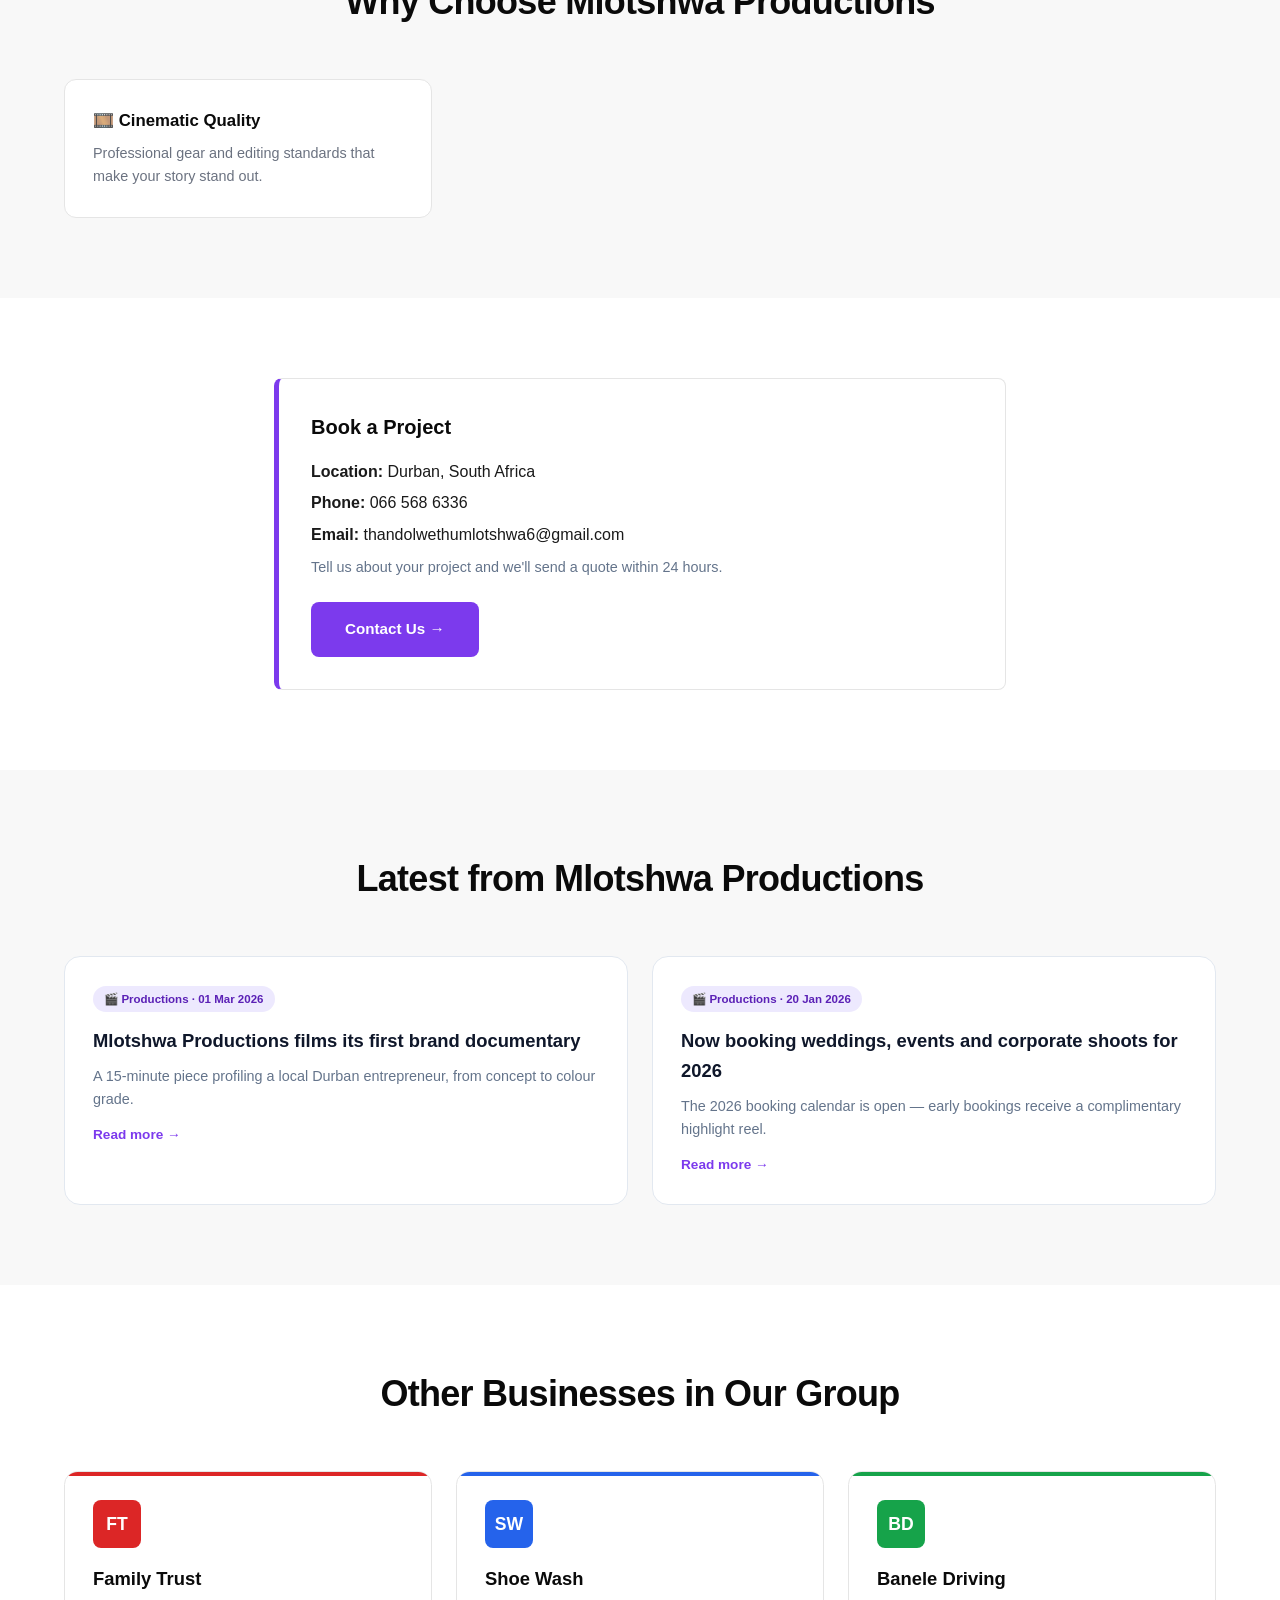
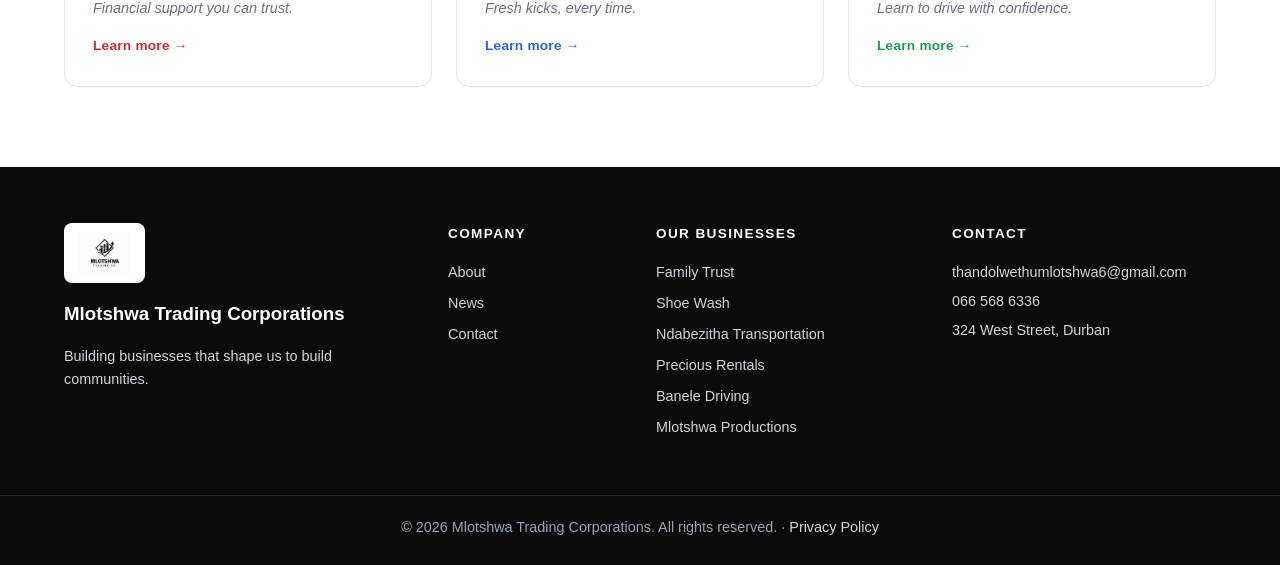
<file: business-mlotshwa-productions.html>
<!DOCTYPE html>
<html lang="en">
<head>
  <meta charset="UTF-8" />
  <meta name="viewport" content="width=device-width, initial-scale=1.0" />
  <title>Mlotshwa Productions — Mlotshwa Trading Corporations</title>
  <meta name="description" content="Creative media production in Durban. Videography, photography, brand films, and event coverage — stories worth watching." />
  <link rel="icon" type="image/png" href="Logo.png" />

  <meta property="og:title" content="Mlotshwa Productions — Mlotshwa Trading Corporations" />
  <meta property="og:description" content="Stories worth watching." />
  <meta property="og:image" content="images/logo.png" />

  <link rel="stylesheet" href="css/style.css" />
  <link rel="stylesheet" href="css/animations.css" />
</head>
<body>

  <!-- ============ HEADER ============ -->
  <header class="navbar">
    <div class="container nav-inner">
      <a href="index.html" class="logo">
        <img src="Logo.png" alt="Mlotshwa Trading Co." />
        <span class="logo-text">
          <span>MLOTSHWA</span>
          <span>Trading Co.</span>
        </span>
      </a>
      <nav>
        <ul class="nav-links" id="navLinks">
          <li><a href="index.html">Home</a></li>
          <li><a href="about.html">About</a></li>
          <li><a href="businesses.html" class="active">Businesses</a></li>
          <li><a href="news.html">News</a></li>
          <li><a href="contact.html">Contact</a></li>
        </ul>
      </nav>
      <button class="menu-toggle" id="menuToggle" aria-label="Toggle menu">
        <span></span><span></span><span></span>
      </button>
    </div>
  </header>

  <!-- ============ ANIMATED HERO ============ -->
  <section class="business-hero" style="background: linear-gradient(135deg, #7c3aed 0%, #4c1d95 100%);">
    <canvas id="heroCanvas" data-color="196, 181, 253"></canvas>
    <div class="container">
      <span class="business-badge">A Mlotshwa Trading Company</span>
      <h1>Mlotshwa Productions</h1>
      <p class="business-tagline">Stories worth watching.</p>
    </div>
  </section>

  <!-- ============ BREADCRUMB ============ -->
  <div class="breadcrumb">
    <div class="container">
      <a href="index.html">Home</a> <span>/</span>
      <a href="businesses.html">Businesses</a> <span>/</span>
      <span>Mlotshwa Productions</span>
    </div>
  </div>

  <!-- ============ OVERVIEW ============ -->
  <section class="section">
    <div class="container narrow reveal">
      <h2 class="section-subtitle" style="margin-top:0;">Overview</h2>
      <p class="lead">
        Mlotshwa Productions is a creative media house based in Durban. We
        produce films, brand videos, event coverage, and photography that
        tell real stories with real heart.
      </p>
      <p>
        Whether you're a business telling your origin story, a couple marking
        a milestone, or an event that deserves to be remembered — we bring the
        vision, the gear, and the storytelling craft to make it unforgettable.
      </p>
    </div>
  </section>

  <!-- ============ STATS STRIP ============ -->
  <section class="section section-alt">
    <div class="container">
      <div class="grid grid-3">
        <div class="highlight reveal float-anim" style="text-align:center;">
          <h3 style="font-size:2.4rem; margin-bottom:0.5rem;">
            <span data-count="50">0</span>+
          </h3>
          <p>Projects delivered</p>
        </div>
        <div class="highlight reveal float-anim" style="animation-delay:0.4s; text-align:center;">
          <h3 style="font-size:2.4rem; margin-bottom:0.5rem;">
            <span data-count="15">0</span>+
          </h3>
          <p>Brands &amp; clients served</p>
        </div>
        <div class="highlight reveal float-anim" style="animation-delay:0.8s; text-align:center;">
          <h3 style="font-size:2.4rem; margin-bottom:0.5rem;">
            <span data-count="100">0</span>%
          </h3>
          <p>Story-driven storytelling</p>
        </div>
      </div>
    </div>
  </section>

  <!-- ============ SERVICES ============ -->
  <section class="section">
    <div class="container">
      <div class="section-title reveal">
        <h2>What We Offer</h2>
        <p class="section-subtitle">Creative services from concept to final cut</p>
      </div>
      <div class="grid grid-3">

        <div class="service-card reveal tilt-card">
          <div class="service-icon" style="background:#7c3aed; display:flex; align-items:center; justify-content:center; font-size:1.8rem; color:white;">🎥</div>
          <h3>Videography</h3>
          <p>Brand films, documentaries, event videos, and social content — shot and edited with a cinematic eye.</p>
        </div>

        <div class="service-card reveal tilt-card">
          <div class="service-icon" style="background:#7c3aed; display:flex; align-items:center; justify-content:center; font-size:1.8rem; color:white;">📸</div>
          <h3>Photography</h3>
          <p>Product, portrait, event, and lifestyle photography — clean, professional, and story-driven.</p>
        </div>

        <div class="service-card reveal tilt-card">
          <div class="service-icon" style="background:#7c3aed; display:flex; align-items:center; justify-content:center; font-size:1.8rem; color:white;">🎨</div>
          <h3>Creative Direction</h3>
          <p>Concept development, scripting, and full creative oversight — we shape the story before we roll the camera.</p>
        </div>

      </div>
    </div>
  </section>

  <!-- ============ PORTFOLIO TYPES ============ -->
  <section class="section section-alt">
    <div class="container">
      <div class="section-title reveal">
        <h2>What We Produce</h2>
        <p class="section-subtitle">A portfolio built across formats and industries</p>
      </div>
      <div class="grid grid-4" style="display:grid; grid-template-columns:repeat(auto-fit,minmax(180px,1fr)); gap:1rem;">

        <div class="highlight reveal" style="text-align:center;">
          <div style="font-size:2.2rem; margin-bottom:0.4rem;">🎬</div>
          <h3 style="font-size:1.05rem;">Brand Films</h3>
        </div>

        <div class="highlight reveal" style="text-align:center;">
          <div style="font-size:2.2rem; margin-bottom:0.4rem;">💍</div>
          <h3 style="font-size:1.05rem;">Weddings</h3>
        </div>

        <div class="highlight reveal" style="text-align:center;">
          <div style="font-size:2.2rem; margin-bottom:0.4rem;">🎤</div>
          <h3 style="font-size:1.05rem;">Event Coverage</h3>
        </div>

        <div class="highlight reveal" style="text-align:center;">
          <div style="font-size:2.2rem; margin-bottom:0.4rem;">📱</div>
          <h3 style="font-size:1.05rem;">Social Content</h3>
        </div>

        <div class="highlight reveal" style="text-align:center;">
          <div style="font-size:2.2rem; margin-bottom:0.4rem;">📦</div>
          <h3 style="font-size:1.05rem;">Product Shoots</h3>
        </div>

        <div class="highlight reveal" style="text-align:center;">
          <div style="font-size:2.2rem; margin-bottom:0.4rem;">📖</div>
          <h3 style="font-size:1.05rem;">Documentaries</h3>
        </div>

        <div class="highlight reveal" style="text-align:center;">
          <div style="font-size:2.2rem; margin-bottom:0.4rem;">👤</div>
          <h3 style="font-size:1.05rem;">Portraits</h3>
        </div>

        <div class="highlight reveal" style="text-align:center;">
          <div style="font-size:2.2rem; margin-bottom:0.4rem;">🎙️</div>
          <h3 style="font-size:1.05rem;">Interviews</h3>
        </div>

      </div>
    </div>
  </section>

  <!-- ============ PROCESS ============ -->
  <section class="section">
    <div class="container">
      <div class="section-title reveal">
        <h2>Our Process</h2>
        <p class="section-subtitle">From first call to final delivery</p>
      </div>
      <div class="grid grid-4" style="display:grid; grid-template-columns:repeat(auto-fit,minmax(200px,1fr)); gap:1.5rem;">

        <div class="highlight reveal" style="text-align:center;">
          <div style="width:60px;height:60px;border-radius:50%;background:#7c3aed;color:white;display:flex;align-items:center;justify-content:center;font-size:1.6rem;font-weight:800;margin:0 auto 1rem;">1</div>
          <h3>Brief</h3>
          <p>We listen to your goals, audience, and vision for the project.</p>
        </div>

        <div class="highlight reveal" style="text-align:center; transition-delay:0.15s;">
          <div style="width:60px;height:60px;border-radius:50%;background:#7c3aed;color:white;display:flex;align-items:center;justify-content:center;font-size:1.6rem;font-weight:800;margin:0 auto 1rem;">2</div>
          <h3>Plan</h3>
          <p>We develop the concept, script, shot list, and schedule.</p>
        </div>

        <div class="highlight reveal" style="text-align:center; transition-delay:0.3s;">
          <div style="width:60px;height:60px;border-radius:50%;background:#7c3aed;color:white;display:flex;align-items:center;justify-content:center;font-size:1.6rem;font-weight:800;margin:0 auto 1rem;">3</div>
          <h3>Shoot</h3>
          <p>We capture the story — professionally, efficiently, and with care.</p>
        </div>

        <div class="highlight reveal" style="text-align:center; transition-delay:0.45s;">
          <div style="width:60px;height:60px;border-radius:50%;background:#7c3aed;color:white;display:flex;align-items:center;justify-content:center;font-size:1.6rem;font-weight:800;margin:0 auto 1rem;">4</div>
          <h3>Deliver</h3>
          <p>We edit, colour-grade, sound-mix, and hand over your finished film.</p>
        </div>

      </div>
    </div>
  </section>

  <!-- ============ WHY CHOOSE ============ -->
  <section class="section section-alt">
    <div class="container">
      <div class="section-title reveal">
        <h2>Why Choose Mlotshwa Productions</h2>
      </div>
      <div class="grid grid-3">

        <div class="highlight reveal float-anim">
          <h3>🎞️ Cinematic Quality</h3>
          <p>Professional gear and editing standards that make your story stand out.</p>
        </div>

        <div class="highlight reveal float-anim" style="animation-delay:0.4s;">
          <h3>⚡ Fast Delivery</h3>
          <p>We respect your deadlines. Most projects are delivered within days, not weeks.</p>
        </div>

        <div class="highlight reveal float-anim" style="animation-delay:0.8s;">
          <h3>🎯 Story-Driven</h3>
          <p>We don't just film — we craft. Every cut, colour, and sound choice serves the story.</p>
        </div>

      </div>
    </div>
  </section>

  <!-- ============ CONTACT INFO BOX ============ -->
  <section class="section">
    <div class="container narrow reveal">
      <div class="info-box" style="border-left-color:#7c3aed;">
        <h3>Book a Project</h3>
        <p><strong>Location:</strong> Durban, South Africa</p>
        <p><strong>Phone:</strong> 066 568 6336</p>
        <p><strong>Email:</strong> thandolwethumlotshwa6@gmail.com</p>
        <p style="margin-top:0.5rem; color:#64748b; font-size:0.9rem;">
          Tell us about your project and we'll send a quote within 24 hours.
        </p>
        <a href="contact.html" class="btn" style="background:#7c3aed; color:white; margin-top:1rem;">Contact Us →</a>
      </div>
    </div>
  </section>

  <!-- ============ RELATED NEWS ============ -->
  <section class="section section-alt">
    <div class="container">
      <div class="section-title reveal">
        <h2>Latest from Mlotshwa Productions</h2>
      </div>
      <div class="grid grid-2" style="display:grid; grid-template-columns:repeat(auto-fit,minmax(300px,1fr)); gap:1.5rem;">

        <a href="news.html" class="news-item reveal" style="text-decoration:none; color:inherit; display:block; padding:1.75rem; background:#fff; border:1px solid #e2e8f0; border-radius:16px;">
          <span style="display:inline-block; background:#ede9fe; color:#5b21b6; padding:0.25rem 0.7rem; border-radius:20px; font-size:0.72rem; font-weight:600; margin-bottom:0.6rem;">🎬 Productions · 01 Mar 2026</span>
          <h3 style="font-size:1.15rem; margin:0.3rem 0 0.6rem; color:#0f172a;">Mlotshwa Productions films its first brand documentary</h3>
          <p style="color:#64748b; font-size:0.9rem; margin:0 0 0.6rem;">A 15-minute piece profiling a local Durban entrepreneur, from concept to colour grade.</p>
          <span style="color:#7c3aed; font-weight:600; font-size:0.85rem;">Read more →</span>
        </a>

        <a href="news.html" class="news-item reveal" style="text-decoration:none; color:inherit; display:block; padding:1.75rem; background:#fff; border:1px solid #e2e8f0; border-radius:16px;">
          <span style="display:inline-block; background:#ede9fe; color:#5b21b6; padding:0.25rem 0.7rem; border-radius:20px; font-size:0.72rem; font-weight:600; margin-bottom:0.6rem;">🎬 Productions · 20 Jan 2026</span>
          <h3 style="font-size:1.15rem; margin:0.3rem 0 0.6rem; color:#0f172a;">Now booking weddings, events and corporate shoots for 2026</h3>
          <p style="color:#64748b; font-size:0.9rem; margin:0 0 0.6rem;">The 2026 booking calendar is open — early bookings receive a complimentary highlight reel.</p>
          <span style="color:#7c3aed; font-weight:600; font-size:0.85rem;">Read more →</span>
        </a>

      </div>
    </div>
  </section>

  <!-- ============ OTHER BUSINESSES ============ -->
  <section class="section">
    <div class="container">
      <div class="section-title reveal">
        <h2>Other Businesses in Our Group</h2>
      </div>
      <div class="grid grid-3">

        <a href="business-family-trust.html" class="business-card reveal tilt-card" style="--card-color:#dc2626;">
          <div class="business-card-color" style="background:#dc2626;">FT</div>
          <h3>Family Trust</h3>
          <p class="tagline">Financial support you can trust.</p>
          <span class="learn-more" style="color:#dc2626;">Learn more →</span>
        </a>

        <a href="business-shoe-wash.html" class="business-card reveal tilt-card" style="--card-color:#2563eb;">
          <div class="business-card-color" style="background:#2563eb;">SW</div>
          <h3>Shoe Wash</h3>
          <p class="tagline">Fresh kicks, every time.</p>
          <span class="learn-more" style="color:#2563eb;">Learn more →</span>
        </a>

        <a href="business-banele-driving.html" class="business-card reveal tilt-card" style="--card-color:#16a34a;">
          <div class="business-card-color" style="background:#16a34a;">BD</div>
          <h3>Banele Driving</h3>
          <p class="tagline">Learn to drive with confidence.</p>
          <span class="learn-more" style="color:#16a34a;">Learn more →</span>
        </a>

      </div>
    </div>
  </section>

  <!-- ============ FOOTER ============ -->
  <footer class="footer">
    <div class="container footer-grid">
      <div>
        <img src="Logo.png" alt="Mlotshwa Trading Co." class="footer-logo" />
        <h3>Mlotshwa Trading Corporations</h3>
        <p>Building businesses that shape us to build communities.</p>
      </div>
      <div>
        <h4>Company</h4>
        <ul>
          <li><a href="about.html">About</a></li>
          <li><a href="news.html">News</a></li>
          <li><a href="contact.html">Contact</a></li>
        </ul>
      </div>
      <div>
        <h4>Our Businesses</h4>
        <ul>
          <li><a href="business-family-trust.html">Family Trust</a></li>
          <li><a href="business-shoe-wash.html">Shoe Wash</a></li>
          <li><a href="business-ndabezitha.html">Ndabezitha Transportation</a></li>
          <li><a href="business-precious-rentals.html">Precious Rentals</a></li>
          <li><a href="business-banele-driving.html">Banele Driving</a></li>
          <li><a href="business-mlotshwa-productions.html">Mlotshwa Productions</a></li>
        </ul>
      </div>
      <div>
        <h4>Contact</h4>
        <p>thandolwethumlotshwa6@gmail.com</p>
        <p>066 568 6336</p>
        <p>324 West Street, Durban</p>
      </div>
    </div>
    <div class="footer-bottom">
      <p>© 2026 Mlotshwa Trading Corporations. All rights reserved. · <a href="privacy.html">Privacy Policy</a></p>
    </div>
  </footer>

  <!-- ============ WHATSAPP FLOAT ============ -->
  <a href="https://wa.me/27665686336" class="whatsapp-float" target="_blank" rel="noopener" aria-label="Chat on WhatsApp">
    <svg viewBox="0 0 24 24" xmlns="http://www.w3.org/2000/svg">
      <path d="M17.472 14.382c-.297-.149-1.758-.867-2.03-.967-.273-.099-.471-.148-.67.15-.197.297-.767.966-.94 1.164-.173.199-.347.223-.644.075-.297-.15-1.255-.463-2.39-1.475-.883-.788-1.48-1.761-1.653-2.059-.173-.297-.018-.458.13-.606.134-.133.298-.347.446-.52.149-.174.198-.298.298-.497.099-.198.05-.371-.025-.52-.075-.149-.669-1.612-.916-2.207-.242-.579-.487-.5-.669-.51-.173-.008-.371-.01-.57-.01-.198 0-.52.074-.792.372-.272.297-1.04 1.016-1.04 2.479 0 1.462 1.065 2.875 1.213 3.074.149.198 2.096 3.2 5.077 4.487.709.306 1.262.489 1.694.625.712.227 1.36.195 1.871.118.571-.085 1.758-.719 2.006-1.413.248-.694.248-1.289.173-1.413-.074-.124-.272-.198-.57-.347m-5.421 7.403h-.004a9.87 9.87 0 01-5.031-1.378l-.361-.214-3.741.982.998-3.648-.235-.374a9.86 9.86 0 01-1.51-5.26c.001-5.45 4.436-9.884 9.888-9.884 2.64 0 5.122 1.03 6.988 2.898a9.825 9.825 0 012.893 6.994c-.003 5.45-4.437 9.884-9.885 9.884m8.413-18.297A11.815 11.815 0 0012.05 0C5.495 0 .16 5.335.157 11.892c0 2.096.547 4.142 1.588 5.945L.057 24l6.305-1.654a11.882 11.882 0 005.683 1.448h.005c6.554 0 11.89-5.335 11.893-11.893a11.821 11.821 0 00-3.48-8.413Z"/>
    </svg>
  </a>

  <!-- ============ SCRIPTS ============ -->
  <script>
    (function () {
      const toggle = document.getElementById('menuToggle');
      const links  = document.getElementById('navLinks');
      if (!toggle || !links) return;
      toggle.addEventListener('click', () => links.classList.toggle('open'));
    })();
  </script>
  <script src="js/business-animations.js"></script>
</body>
</html>
</file>
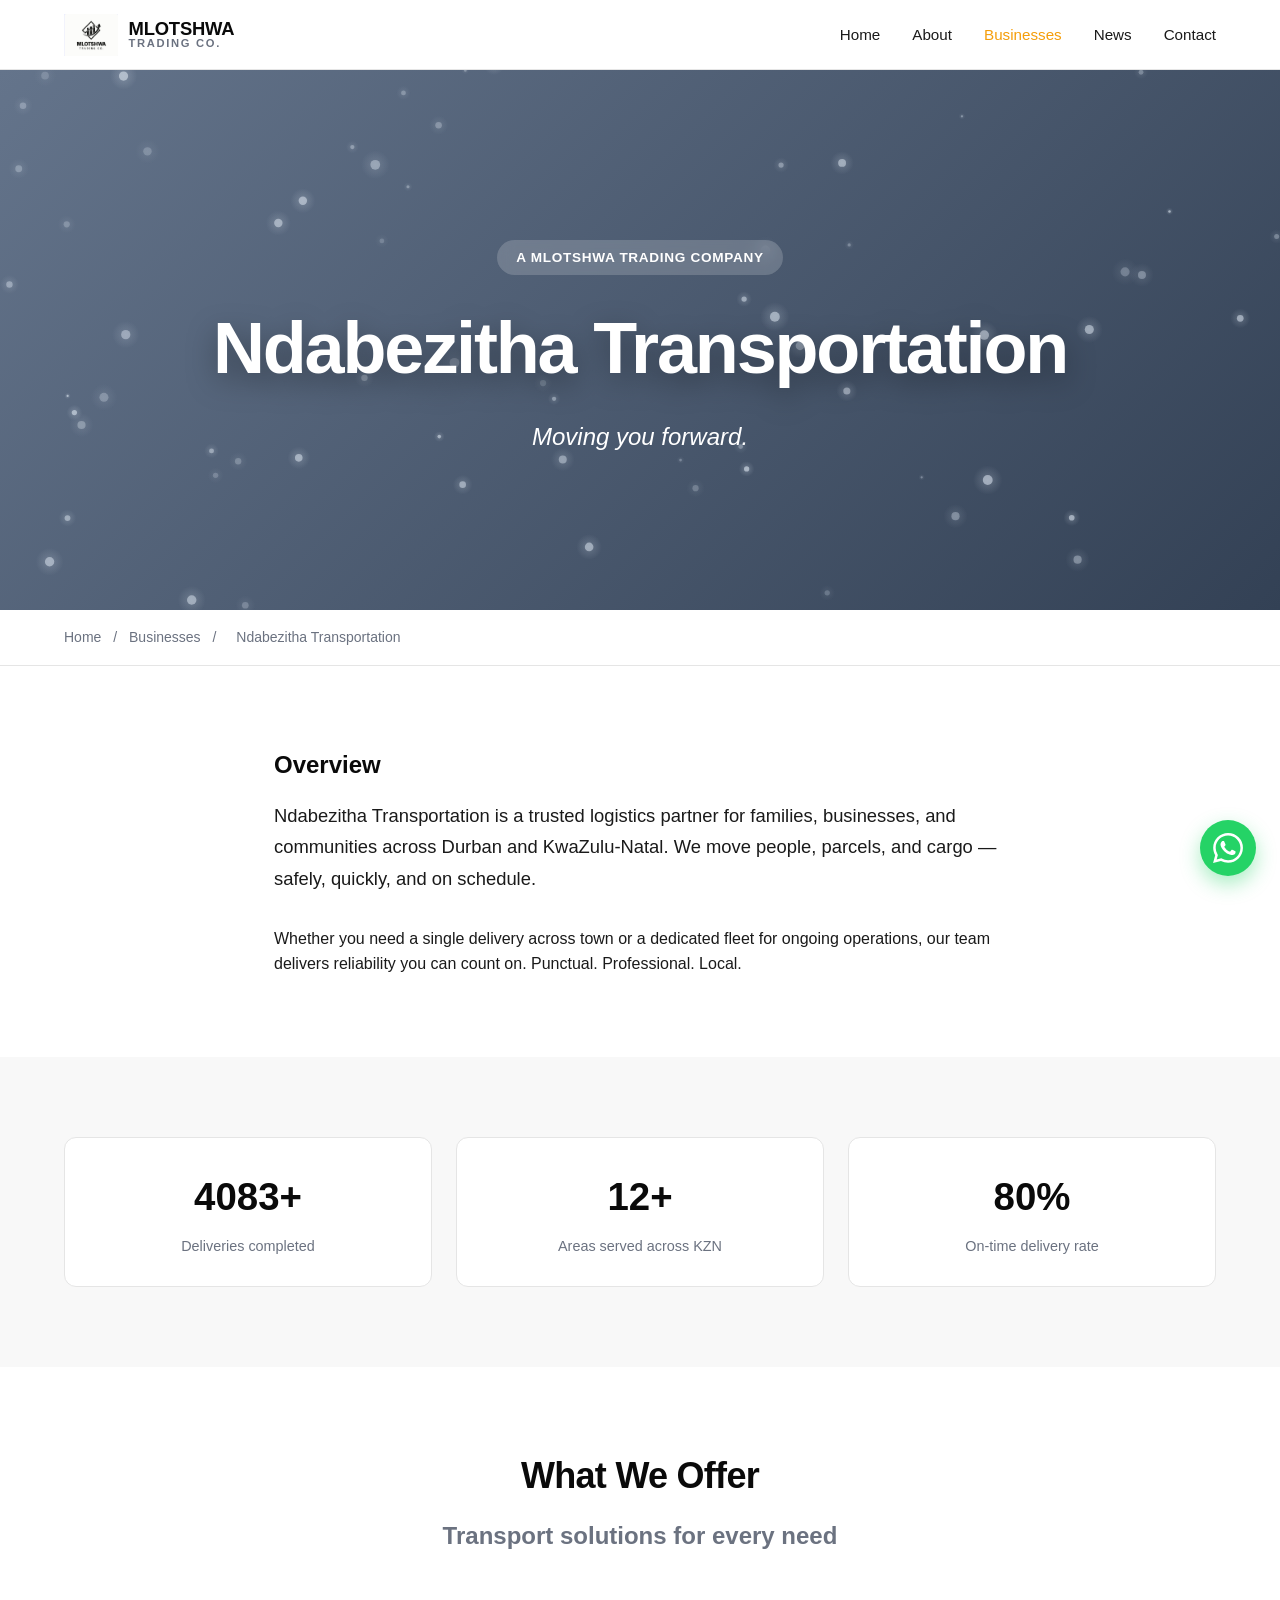
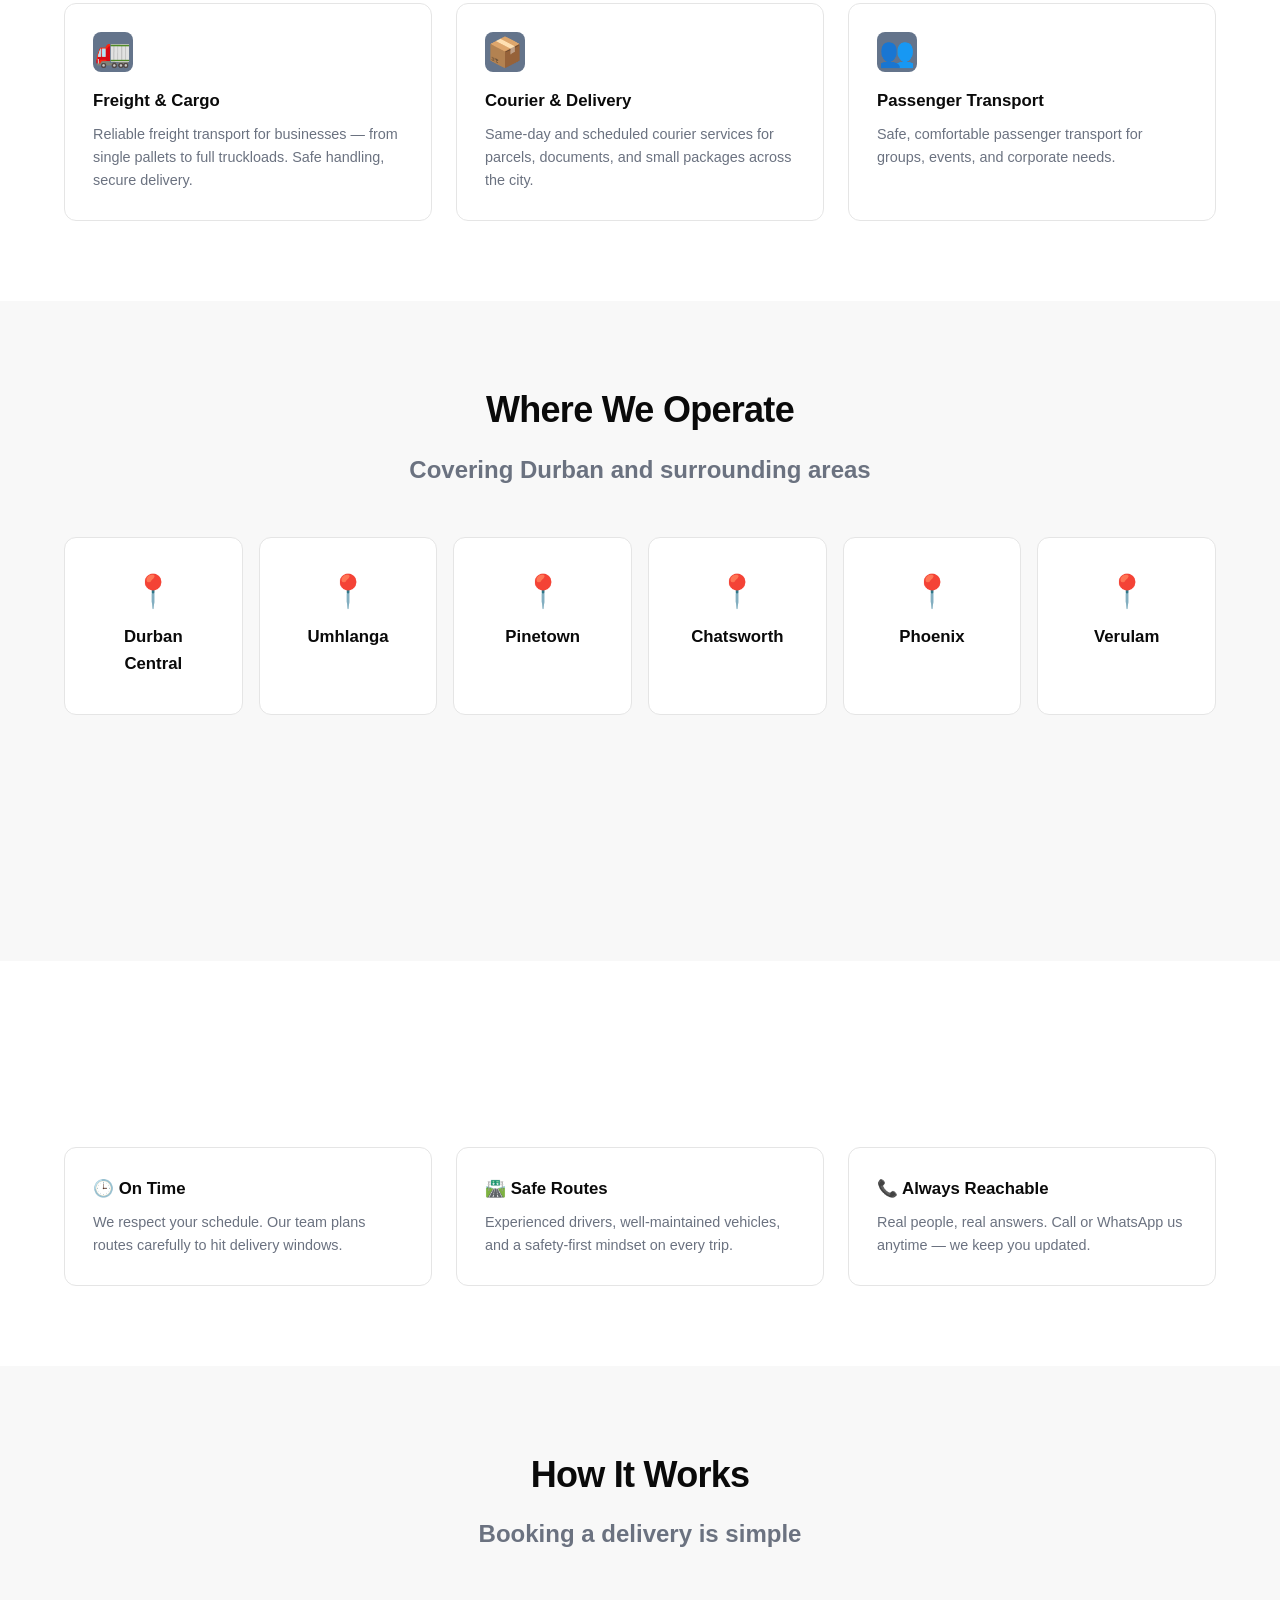
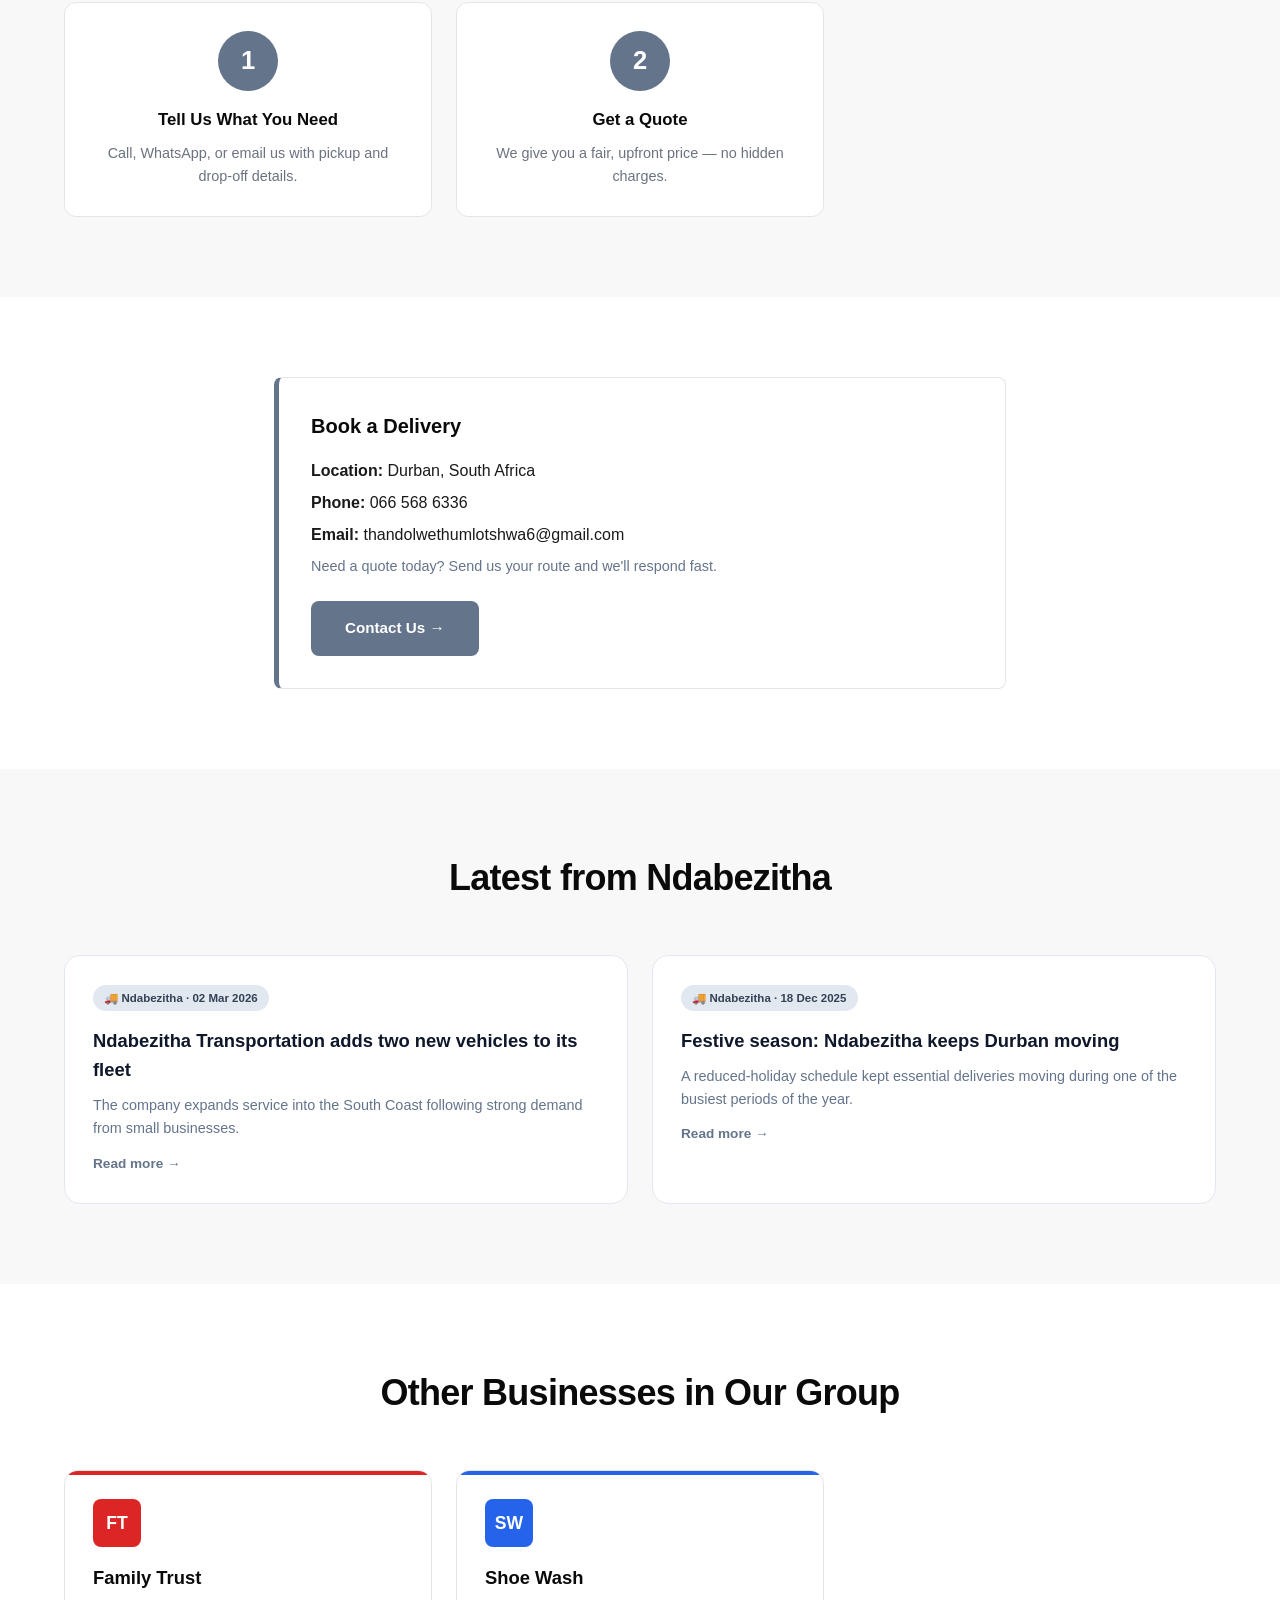
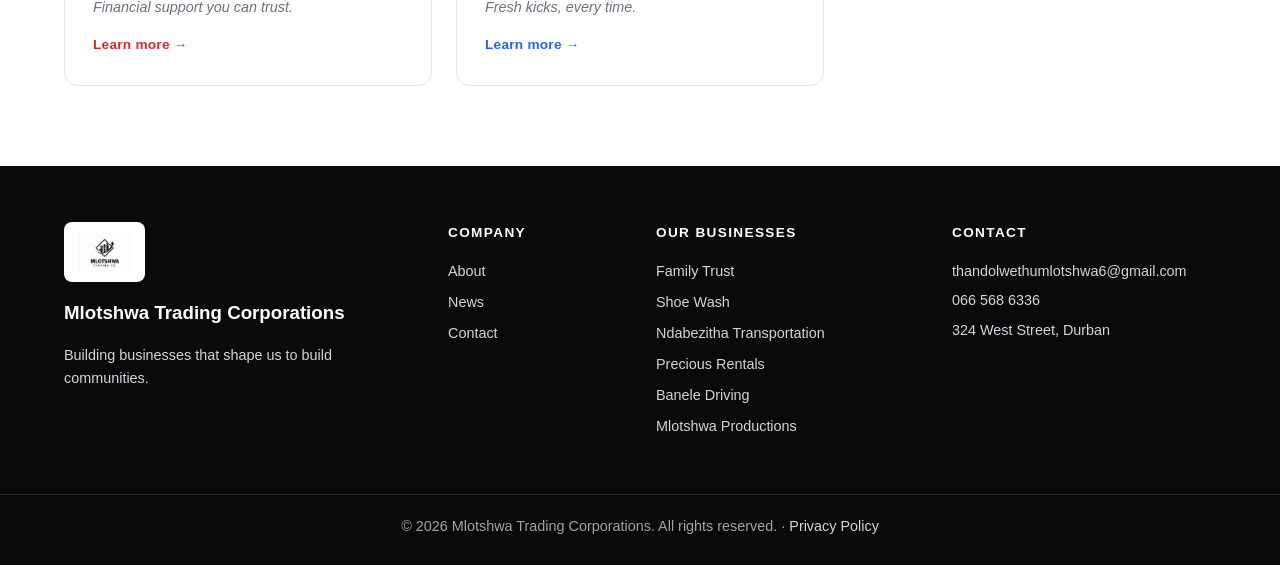
<file: business-ndabezitha.html>
<!DOCTYPE html>
<html lang="en">
<head>
  <meta charset="UTF-8" />
  <meta name="viewport" content="width=device-width, initial-scale=1.0" />
  <title>Ndabezitha Transportation — Mlotshwa Trading Corporations</title>
  <meta name="description" content="Reliable transportation and logistics across Durban and KwaZulu-Natal. Freight, courier and passenger transport — on time, every time." />
  <link rel="icon" type="image/png" href="Logo.png" />

  <meta property="og:title" content="Ndabezitha Transportation — Mlotshwa Trading Corporations" />
  <meta property="og:description" content="Moving you forward." />
  <meta property="og:image" content="images/logo.png" />

  <link rel="stylesheet" href="css/style.css" />
  <link rel="stylesheet" href="css/animations.css" />
</head>
<body>

  <!-- ============ HEADER ============ -->
  <header class="navbar">
    <div class="container nav-inner">
      <a href="index.html" class="logo">
        <img src="Logo.png" alt="Mlotshwa Trading Co." />
        <span class="logo-text">
          <span>MLOTSHWA</span>
          <span>Trading Co.</span>
        </span>
      </a>
      <nav>
        <ul class="nav-links" id="navLinks">
          <li><a href="index.html">Home</a></li>
          <li><a href="about.html">About</a></li>
          <li><a href="businesses.html" class="active">Businesses</a></li>
          <li><a href="news.html">News</a></li>
          <li><a href="contact.html">Contact</a></li>
        </ul>
      </nav>
      <button class="menu-toggle" id="menuToggle" aria-label="Toggle menu">
        <span></span><span></span><span></span>
      </button>
    </div>
  </header>

  <!-- ============ ANIMATED HERO ============ -->
  <section class="business-hero" style="background: linear-gradient(135deg, #64748b 0%, #334155 100%);">
    <canvas id="heroCanvas" data-color="203, 213, 225"></canvas>
    <div class="container">
      <span class="business-badge">A Mlotshwa Trading Company</span>
      <h1>Ndabezitha Transportation</h1>
      <p class="business-tagline">Moving you forward.</p>
    </div>
  </section>

  <!-- ============ BREADCRUMB ============ -->
  <div class="breadcrumb">
    <div class="container">
      <a href="index.html">Home</a> <span>/</span>
      <a href="businesses.html">Businesses</a> <span>/</span>
      <span>Ndabezitha Transportation</span>
    </div>
  </div>

  <!-- ============ OVERVIEW ============ -->
  <section class="section">
    <div class="container narrow reveal">
      <h2 class="section-subtitle" style="margin-top:0;">Overview</h2>
      <p class="lead">
        Ndabezitha Transportation is a trusted logistics partner for families,
        businesses, and communities across Durban and KwaZulu-Natal. We move
        people, parcels, and cargo — safely, quickly, and on schedule.
      </p>
      <p>
        Whether you need a single delivery across town or a dedicated fleet for
        ongoing operations, our team delivers reliability you can count on.
        Punctual. Professional. Local.
      </p>
    </div>
  </section>

  <!-- ============ STATS STRIP ============ -->
  <section class="section section-alt">
    <div class="container">
      <div class="grid grid-3">
        <div class="highlight reveal float-anim" style="text-align:center;">
          <h3 style="font-size:2.4rem; margin-bottom:0.5rem;">
            <span data-count="5000">0</span>+
          </h3>
          <p>Deliveries completed</p>
        </div>
        <div class="highlight reveal float-anim" style="animation-delay:0.4s; text-align:center;">
          <h3 style="font-size:2.4rem; margin-bottom:0.5rem;">
            <span data-count="15">0</span>+
          </h3>
          <p>Areas served across KZN</p>
        </div>
        <div class="highlight reveal float-anim" style="animation-delay:0.8s; text-align:center;">
          <h3 style="font-size:2.4rem; margin-bottom:0.5rem;">
            <span data-count="99">0</span>%
          </h3>
          <p>On-time delivery rate</p>
        </div>
      </div>
    </div>
  </section>

  <!-- ============ SERVICES ============ -->
  <section class="section">
    <div class="container">
      <div class="section-title reveal">
        <h2>What We Offer</h2>
        <p class="section-subtitle">Transport solutions for every need</p>
      </div>
      <div class="grid grid-3">

        <div class="service-card reveal tilt-card">
          <div class="service-icon" style="background:#64748b; display:flex; align-items:center; justify-content:center; font-size:1.8rem; color:white;">🚛</div>
          <h3>Freight &amp; Cargo</h3>
          <p>Reliable freight transport for businesses — from single pallets to full truckloads. Safe handling, secure delivery.</p>
        </div>

        <div class="service-card reveal tilt-card">
          <div class="service-icon" style="background:#64748b; display:flex; align-items:center; justify-content:center; font-size:1.8rem; color:white;">📦</div>
          <h3>Courier &amp; Delivery</h3>
          <p>Same-day and scheduled courier services for parcels, documents, and small packages across the city.</p>
        </div>

        <div class="service-card reveal tilt-card">
          <div class="service-icon" style="background:#64748b; display:flex; align-items:center; justify-content:center; font-size:1.8rem; color:white;">👥</div>
          <h3>Passenger Transport</h3>
          <p>Safe, comfortable passenger transport for groups, events, and corporate needs.</p>
        </div>

      </div>
    </div>
  </section>

  <!-- ============ SERVICE AREAS ============ -->
  <section class="section section-alt">
    <div class="container">
      <div class="section-title reveal">
        <h2>Where We Operate</h2>
        <p class="section-subtitle">Covering Durban and surrounding areas</p>
      </div>
      <div class="grid grid-4" style="display:grid; grid-template-columns:repeat(auto-fit,minmax(160px,1fr)); gap:1rem;">

        <div class="highlight reveal" style="text-align:center;">
          <div style="font-size:2rem; margin-bottom:0.4rem;">📍</div>
          <h3 style="font-size:1.05rem;">Durban Central</h3>
        </div>

        <div class="highlight reveal" style="text-align:center;">
          <div style="font-size:2rem; margin-bottom:0.4rem;">📍</div>
          <h3 style="font-size:1.05rem;">Umhlanga</h3>
        </div>

        <div class="highlight reveal" style="text-align:center;">
          <div style="font-size:2rem; margin-bottom:0.4rem;">📍</div>
          <h3 style="font-size:1.05rem;">Pinetown</h3>
        </div>

        <div class="highlight reveal" style="text-align:center;">
          <div style="font-size:2rem; margin-bottom:0.4rem;">📍</div>
          <h3 style="font-size:1.05rem;">Chatsworth</h3>
        </div>

        <div class="highlight reveal" style="text-align:center;">
          <div style="font-size:2rem; margin-bottom:0.4rem;">📍</div>
          <h3 style="font-size:1.05rem;">Phoenix</h3>
        </div>

        <div class="highlight reveal" style="text-align:center;">
          <div style="font-size:2rem; margin-bottom:0.4rem;">📍</div>
          <h3 style="font-size:1.05rem;">Verulam</h3>
        </div>

        <div class="highlight reveal" style="text-align:center;">
          <div style="font-size:2rem; margin-bottom:0.4rem;">📍</div>
          <h3 style="font-size:1.05rem;">Tongaat</h3>
        </div>

        <div class="highlight reveal" style="text-align:center;">
          <div style="font-size:2rem; margin-bottom:0.4rem;">📍</div>
          <h3 style="font-size:1.05rem;">South Coast</h3>
        </div>

      </div>
    </div>
  </section>

  <!-- ============ WHY CHOOSE ============ -->
  <section class="section">
    <div class="container">
      <div class="section-title reveal">
        <h2>Why Choose Ndabezitha</h2>
      </div>
      <div class="grid grid-3">

        <div class="highlight reveal float-anim">
          <h3>🕒 On Time</h3>
          <p>We respect your schedule. Our team plans routes carefully to hit delivery windows.</p>
        </div>

        <div class="highlight reveal float-anim" style="animation-delay:0.4s;">
          <h3>🛣️ Safe Routes</h3>
          <p>Experienced drivers, well-maintained vehicles, and a safety-first mindset on every trip.</p>
        </div>

        <div class="highlight reveal float-anim" style="animation-delay:0.8s;">
          <h3>📞 Always Reachable</h3>
          <p>Real people, real answers. Call or WhatsApp us anytime — we keep you updated.</p>
        </div>

      </div>
    </div>
  </section>

  <!-- ============ HOW IT WORKS ============ -->
  <section class="section section-alt">
    <div class="container">
      <div class="section-title reveal">
        <h2>How It Works</h2>
        <p class="section-subtitle">Booking a delivery is simple</p>
      </div>
      <div class="grid grid-3">

        <div class="highlight reveal" style="text-align:center;">
          <div style="width:60px;height:60px;border-radius:50%;background:#64748b;color:white;display:flex;align-items:center;justify-content:center;font-size:1.6rem;font-weight:800;margin:0 auto 1rem;">1</div>
          <h3>Tell Us What You Need</h3>
          <p>Call, WhatsApp, or email us with pickup and drop-off details.</p>
        </div>

        <div class="highlight reveal" style="text-align:center; transition-delay:0.15s;">
          <div style="width:60px;height:60px;border-radius:50%;background:#64748b;color:white;display:flex;align-items:center;justify-content:center;font-size:1.6rem;font-weight:800;margin:0 auto 1rem;">2</div>
          <h3>Get a Quote</h3>
          <p>We give you a fair, upfront price — no hidden charges.</p>
        </div>

        <div class="highlight reveal" style="text-align:center; transition-delay:0.3s;">
          <div style="width:60px;height:60px;border-radius:50%;background:#64748b;color:white;display:flex;align-items:center;justify-content:center;font-size:1.6rem;font-weight:800;margin:0 auto 1rem;">3</div>
          <h3>We Move It</h3>
          <p>Our driver arrives on time, handles your cargo with care, and delivers as promised.</p>
        </div>

      </div>
    </div>
  </section>

  <!-- ============ CONTACT INFO BOX ============ -->
  <section class="section">
    <div class="container narrow reveal">
      <div class="info-box" style="border-left-color:#64748b;">
        <h3>Book a Delivery</h3>
        <p><strong>Location:</strong> Durban, South Africa</p>
        <p><strong>Phone:</strong> 066 568 6336</p>
        <p><strong>Email:</strong> thandolwethumlotshwa6@gmail.com</p>
        <p style="margin-top:0.5rem; color:#64748b; font-size:0.9rem;">
          Need a quote today? Send us your route and we'll respond fast.
        </p>
        <a href="contact.html" class="btn" style="background:#64748b; color:white; margin-top:1rem;">Contact Us →</a>
      </div>
    </div>
  </section>

  <!-- ============ RELATED NEWS ============ -->
  <section class="section section-alt">
    <div class="container">
      <div class="section-title reveal">
        <h2>Latest from Ndabezitha</h2>
      </div>
      <div class="grid grid-2" style="display:grid; grid-template-columns:repeat(auto-fit,minmax(300px,1fr)); gap:1.5rem;">

        <a href="news.html" class="news-item reveal" style="text-decoration:none; color:inherit; display:block; padding:1.75rem; background:#fff; border:1px solid #e2e8f0; border-radius:16px;">
          <span style="display:inline-block; background:#e2e8f0; color:#334155; padding:0.25rem 0.7rem; border-radius:20px; font-size:0.72rem; font-weight:600; margin-bottom:0.6rem;">🚚 Ndabezitha · 02 Mar 2026</span>
          <h3 style="font-size:1.15rem; margin:0.3rem 0 0.6rem; color:#0f172a;">Ndabezitha Transportation adds two new vehicles to its fleet</h3>
          <p style="color:#64748b; font-size:0.9rem; margin:0 0 0.6rem;">The company expands service into the South Coast following strong demand from small businesses.</p>
          <span style="color:#64748b; font-weight:600; font-size:0.85rem;">Read more →</span>
        </a>

        <a href="news.html" class="news-item reveal" style="text-decoration:none; color:inherit; display:block; padding:1.75rem; background:#fff; border:1px solid #e2e8f0; border-radius:16px;">
          <span style="display:inline-block; background:#e2e8f0; color:#334155; padding:0.25rem 0.7rem; border-radius:20px; font-size:0.72rem; font-weight:600; margin-bottom:0.6rem;">🚚 Ndabezitha · 18 Dec 2025</span>
          <h3 style="font-size:1.15rem; margin:0.3rem 0 0.6rem; color:#0f172a;">Festive season: Ndabezitha keeps Durban moving</h3>
          <p style="color:#64748b; font-size:0.9rem; margin:0 0 0.6rem;">A reduced-holiday schedule kept essential deliveries moving during one of the busiest periods of the year.</p>
          <span style="color:#64748b; font-weight:600; font-size:0.85rem;">Read more →</span>
        </a>

      </div>
    </div>
  </section>

  <!-- ============ OTHER BUSINESSES ============ -->
  <section class="section">
    <div class="container">
      <div class="section-title reveal">
        <h2>Other Businesses in Our Group</h2>
      </div>
      <div class="grid grid-3">

        <a href="business-family-trust.html" class="business-card reveal tilt-card" style="--card-color:#dc2626;">
          <div class="business-card-color" style="background:#dc2626;">FT</div>
          <h3>Family Trust</h3>
          <p class="tagline">Financial support you can trust.</p>
          <span class="learn-more" style="color:#dc2626;">Learn more →</span>
        </a>

        <a href="business-shoe-wash.html" class="business-card reveal tilt-card" style="--card-color:#2563eb;">
          <div class="business-card-color" style="background:#2563eb;">SW</div>
          <h3>Shoe Wash</h3>
          <p class="tagline">Fresh kicks, every time.</p>
          <span class="learn-more" style="color:#2563eb;">Learn more →</span>
        </a>

        <a href="business-precious-rentals.html" class="business-card reveal tilt-card" style="--card-color:#eab308;">
          <div class="business-card-color" style="background:#eab308;">PR</div>
          <h3>Precious Rentals</h3>
          <p class="tagline">Spaces that feel like home.</p>
          <span class="learn-more" style="color:#eab308;">Learn more →</span>
        </a>

      </div>
    </div>
  </section>

  <!-- ============ FOOTER ============ -->
  <footer class="footer">
    <div class="container footer-grid">
      <div>
        <img src="Logo.png" alt="Mlotshwa Trading Co." class="footer-logo" />
        <h3>Mlotshwa Trading Corporations</h3>
        <p>Building businesses that shape us to build communities.</p>
      </div>
      <div>
        <h4>Company</h4>
        <ul>
          <li><a href="about.html">About</a></li>
          <li><a href="news.html">News</a></li>
          <li><a href="contact.html">Contact</a></li>
        </ul>
      </div>
      <div>
        <h4>Our Businesses</h4>
        <ul>
          <li><a href="business-family-trust.html">Family Trust</a></li>
          <li><a href="business-shoe-wash.html">Shoe Wash</a></li>
          <li><a href="business-ndabezitha.html">Ndabezitha Transportation</a></li>
          <li><a href="business-precious-rentals.html">Precious Rentals</a></li>
          <li><a href="business-banele-driving.html">Banele Driving</a></li>
          <li><a href="business-mlotshwa-productions.html">Mlotshwa Productions</a></li>
        </ul>
      </div>
      <div>
        <h4>Contact</h4>
        <p>thandolwethumlotshwa6@gmail.com</p>
        <p>066 568 6336</p>
        <p>324 West Street, Durban</p>
      </div>
    </div>
    <div class="footer-bottom">
      <p>© 2026 Mlotshwa Trading Corporations. All rights reserved. · <a href="privacy.html">Privacy Policy</a></p>
    </div>
  </footer>

  <!-- ============ WHATSAPP FLOAT ============ -->
  <a href="https://wa.me/27665686336" class="whatsapp-float" target="_blank" rel="noopener" aria-label="Chat on WhatsApp">
    <svg viewBox="0 0 24 24" xmlns="http://www.w3.org/2000/svg">
      <path d="M17.472 14.382c-.297-.149-1.758-.867-2.03-.967-.273-.099-.471-.148-.67.15-.197.297-.767.966-.94 1.164-.173.199-.347.223-.644.075-.297-.15-1.255-.463-2.39-1.475-.883-.788-1.48-1.761-1.653-2.059-.173-.297-.018-.458.13-.606.134-.133.298-.347.446-.52.149-.174.198-.298.298-.497.099-.198.05-.371-.025-.52-.075-.149-.669-1.612-.916-2.207-.242-.579-.487-.5-.669-.51-.173-.008-.371-.01-.57-.01-.198 0-.52.074-.792.372-.272.297-1.04 1.016-1.04 2.479 0 1.462 1.065 2.875 1.213 3.074.149.198 2.096 3.2 5.077 4.487.709.306 1.262.489 1.694.625.712.227 1.36.195 1.871.118.571-.085 1.758-.719 2.006-1.413.248-.694.248-1.289.173-1.413-.074-.124-.272-.198-.57-.347m-5.421 7.403h-.004a9.87 9.87 0 01-5.031-1.378l-.361-.214-3.741.982.998-3.648-.235-.374a9.86 9.86 0 01-1.51-5.26c.001-5.45 4.436-9.884 9.888-9.884 2.64 0 5.122 1.03 6.988 2.898a9.825 9.825 0 012.893 6.994c-.003 5.45-4.437 9.884-9.885 9.884m8.413-18.297A11.815 11.815 0 0012.05 0C5.495 0 .16 5.335.157 11.892c0 2.096.547 4.142 1.588 5.945L.057 24l6.305-1.654a11.882 11.882 0 005.683 1.448h.005c6.554 0 11.89-5.335 11.893-11.893a11.821 11.821 0 00-3.48-8.413Z"/>
    </svg>
  </a>

  <!-- ============ SCRIPTS ============ -->
  <script>
    (function () {
      const toggle = document.getElementById('menuToggle');
      const links  = document.getElementById('navLinks');
      if (!toggle || !links) return;
      toggle.addEventListener('click', () => links.classList.toggle('open'));
    })();
  </script>
  <script src="js/business-animations.js"></script>
</body>
</html>
</file>
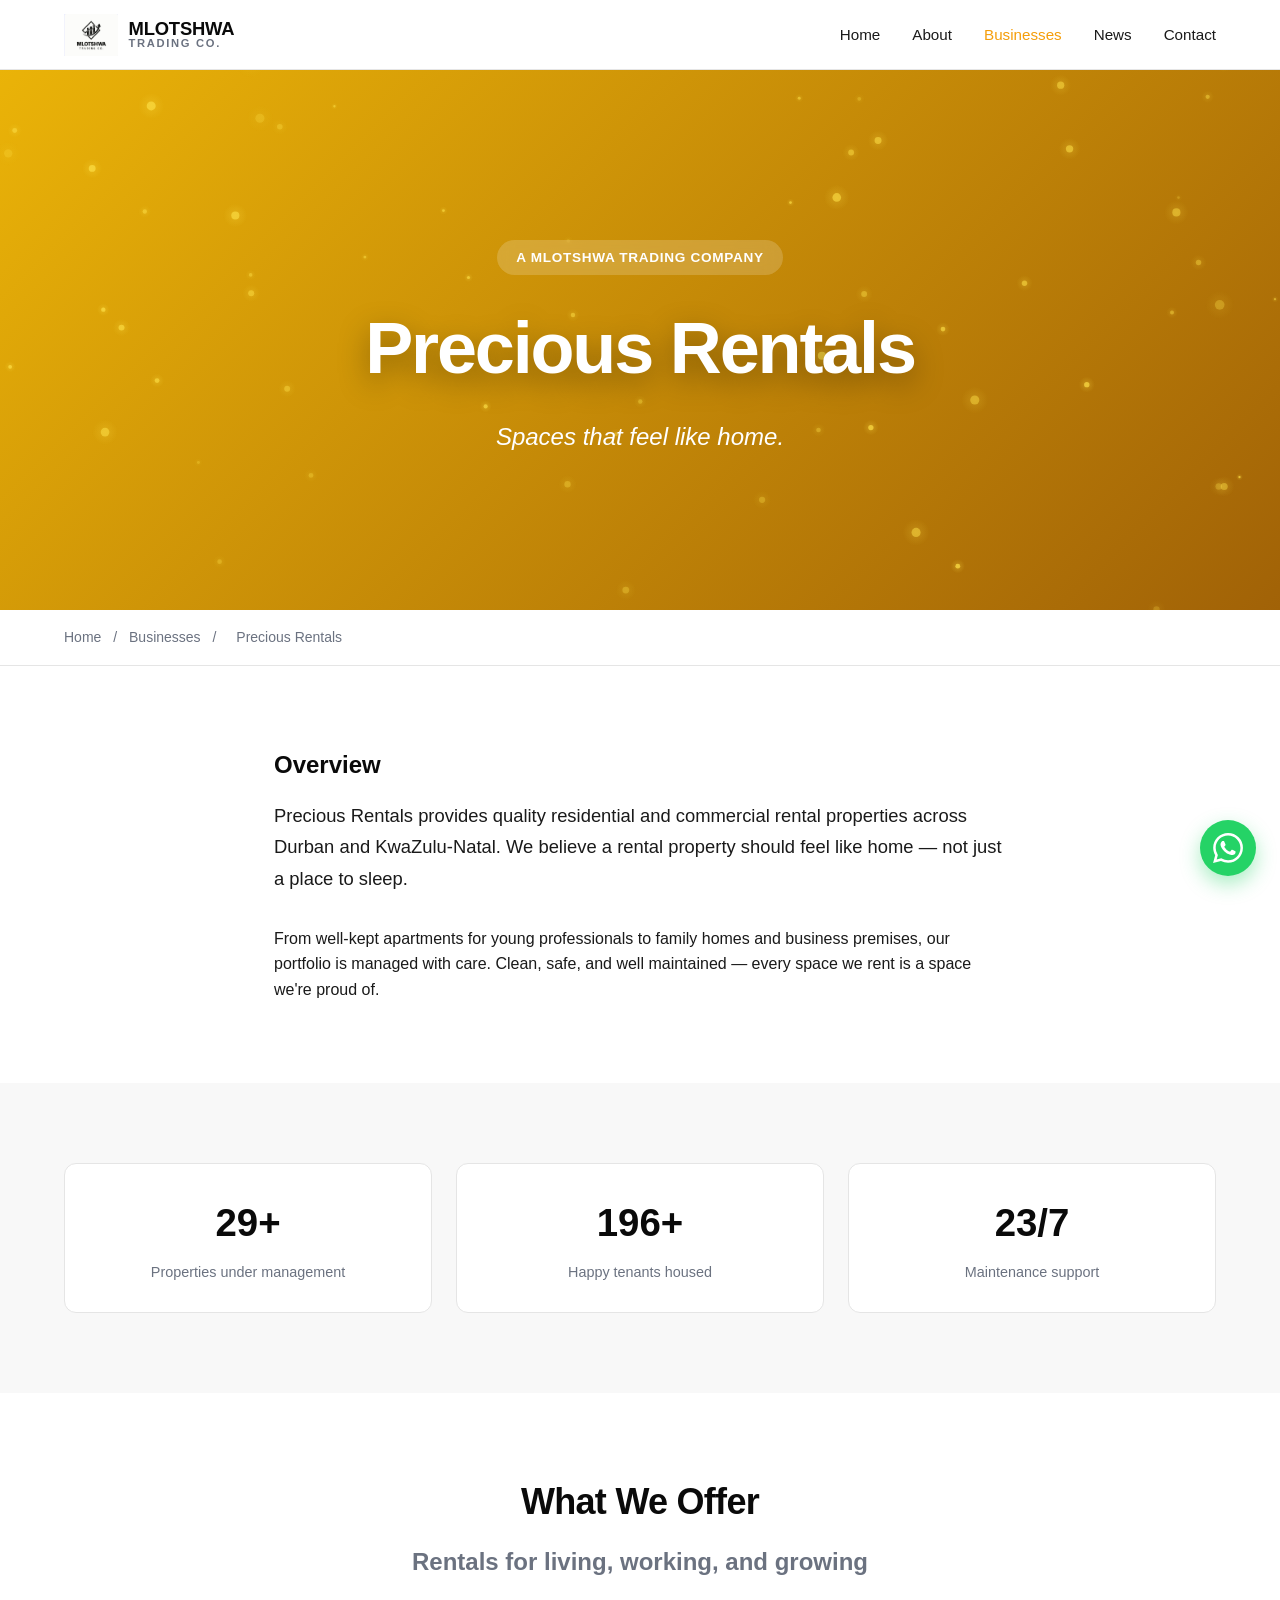
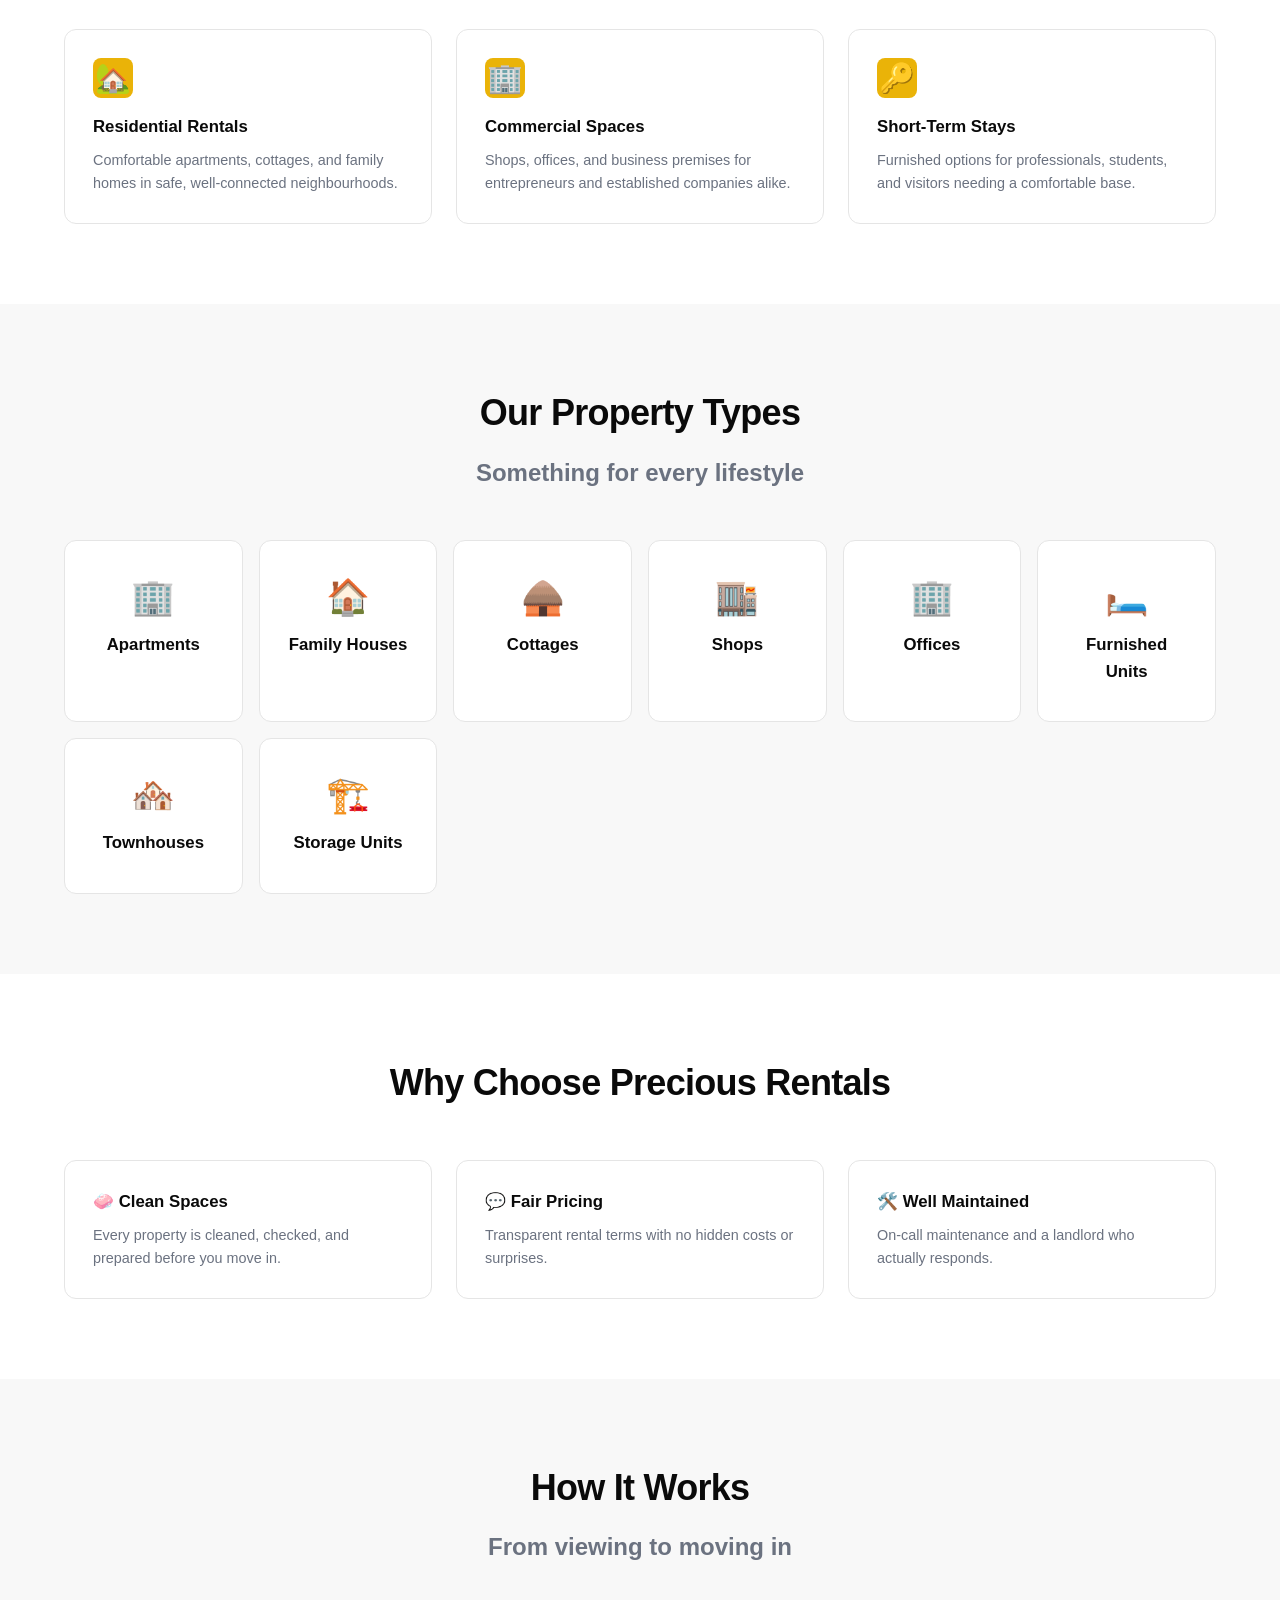
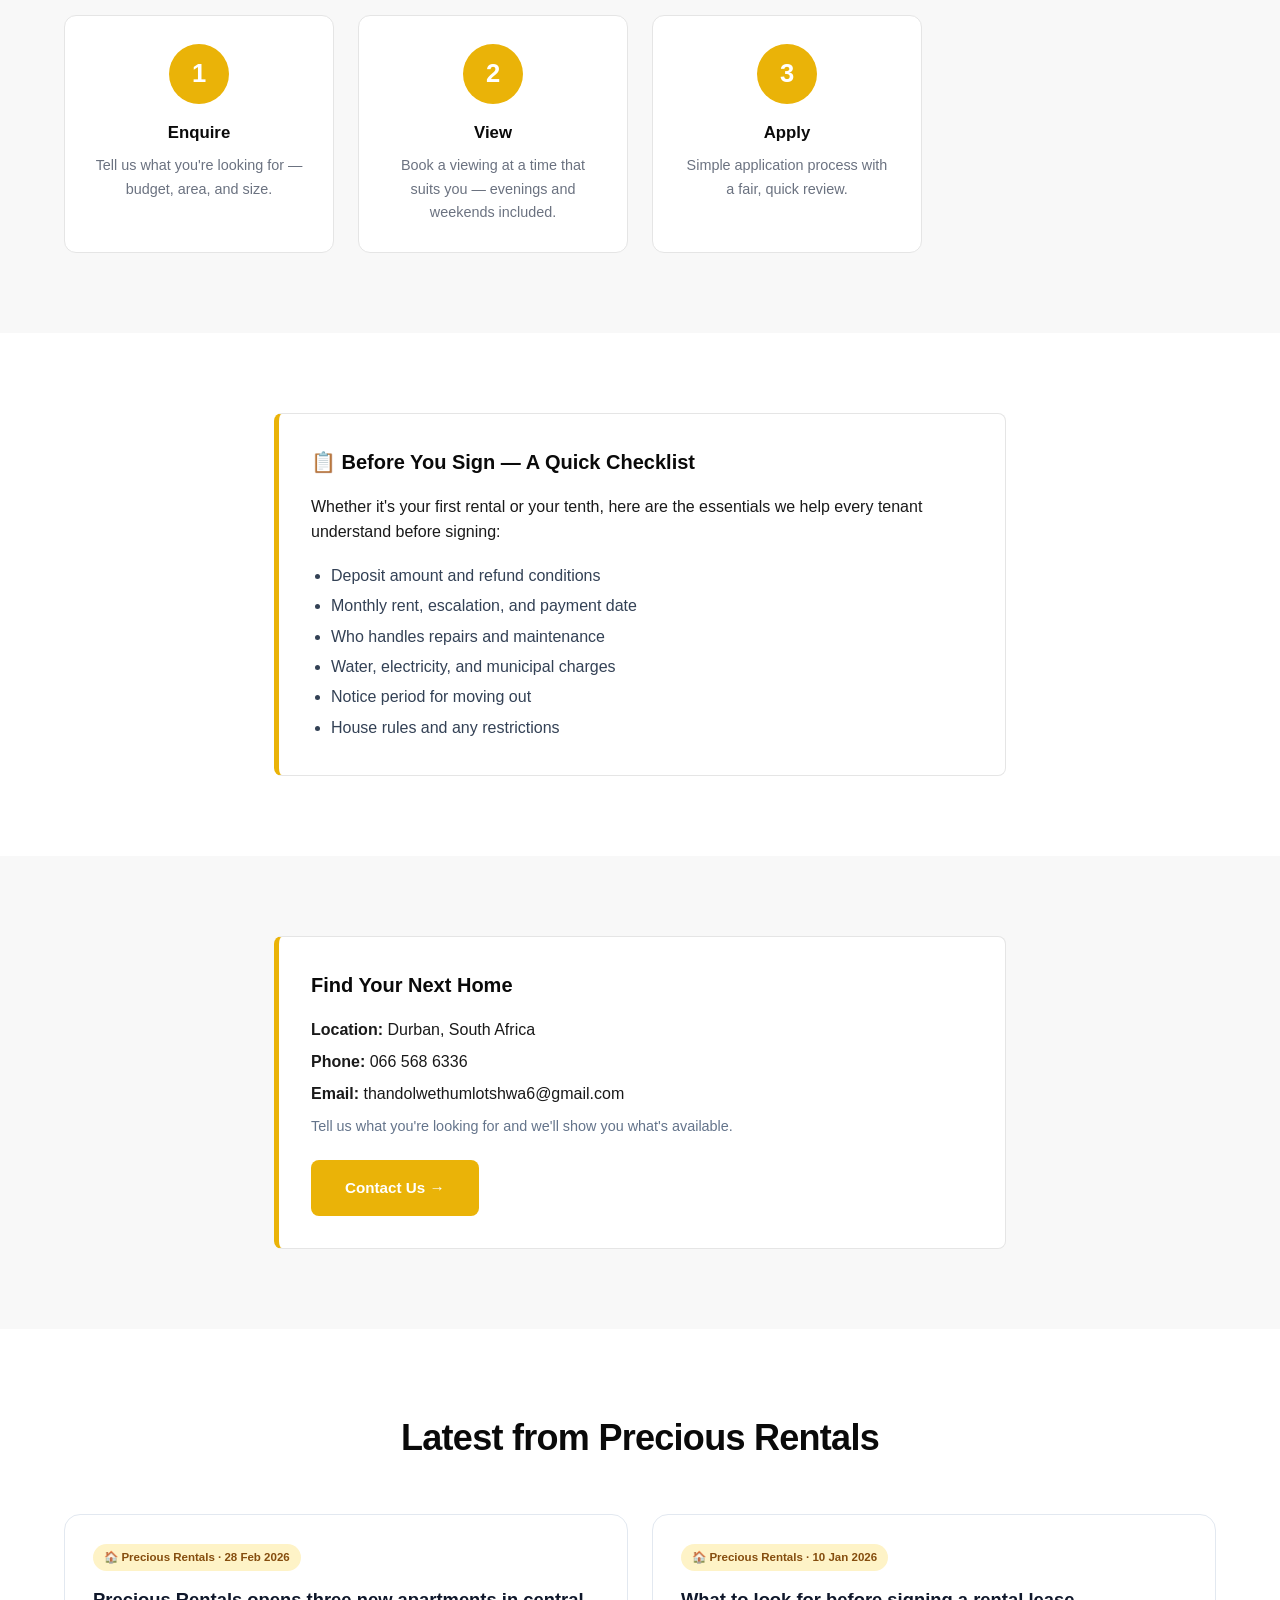
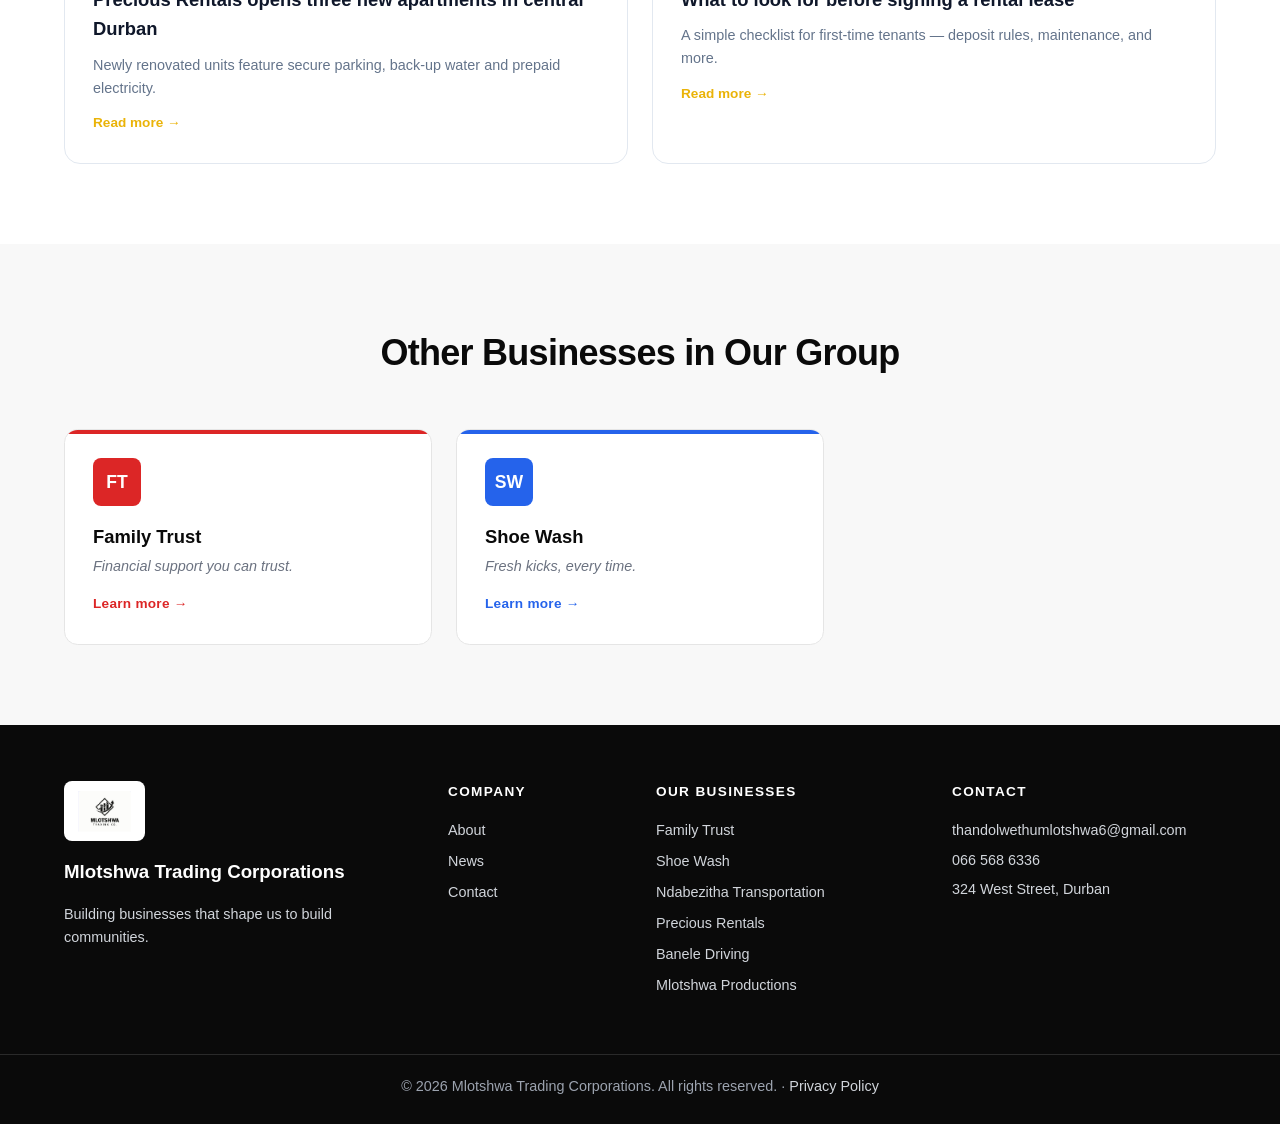
<file: business-precious-rentals.html>
<!DOCTYPE html>
<html lang="en">
<head>
  <meta charset="UTF-8" />
  <meta name="viewport" content="width=device-width, initial-scale=1.0" />
  <title>Precious Rentals — Mlotshwa Trading Corporations</title>
  <meta name="description" content="Quality rental homes and commercial spaces in Durban. Residential apartments, houses and business premises — spaces that feel like home." />
  <link rel="icon" type="image/png" href="Logo.png" />

  <meta property="og:title" content="Precious Rentals — Mlotshwa Trading Corporations" />
  <meta property="og:description" content="Spaces that feel like home." />
  <meta property="og:image" content="images/logo.png" />

  <link rel="stylesheet" href="css/style.css" />
  <link rel="stylesheet" href="css/animations.css" />
</head>
<body>

  <!-- ============ HEADER ============ -->
  <header class="navbar">
    <div class="container nav-inner">
      <a href="index.html" class="logo">
        <img src="Logo.png" alt="Mlotshwa Trading Co." />
        <span class="logo-text">
          <span>MLOTSHWA</span>
          <span>Trading Co.</span>
        </span>
      </a>
      <nav>
        <ul class="nav-links" id="navLinks">
          <li><a href="index.html">Home</a></li>
          <li><a href="about.html">About</a></li>
          <li><a href="businesses.html" class="active">Businesses</a></li>
          <li><a href="news.html">News</a></li>
          <li><a href="contact.html">Contact</a></li>
        </ul>
      </nav>
      <button class="menu-toggle" id="menuToggle" aria-label="Toggle menu">
        <span></span><span></span><span></span>
      </button>
    </div>
  </header>

  <!-- ============ ANIMATED HERO ============ -->
  <section class="business-hero" style="background: linear-gradient(135deg, #eab308 0%, #a16207 100%);">
    <canvas id="heroCanvas" data-color="253, 224, 71"></canvas>
    <div class="container">
      <span class="business-badge">A Mlotshwa Trading Company</span>
      <h1>Precious Rentals</h1>
      <p class="business-tagline">Spaces that feel like home.</p>
    </div>
  </section>

  <!-- ============ BREADCRUMB ============ -->
  <div class="breadcrumb">
    <div class="container">
      <a href="index.html">Home</a> <span>/</span>
      <a href="businesses.html">Businesses</a> <span>/</span>
      <span>Precious Rentals</span>
    </div>
  </div>

  <!-- ============ OVERVIEW ============ -->
  <section class="section">
    <div class="container narrow reveal">
      <h2 class="section-subtitle" style="margin-top:0;">Overview</h2>
      <p class="lead">
        Precious Rentals provides quality residential and commercial rental
        properties across Durban and KwaZulu-Natal. We believe a rental
        property should feel like home — not just a place to sleep.
      </p>
      <p>
        From well-kept apartments for young professionals to family homes and
        business premises, our portfolio is managed with care. Clean, safe,
        and well maintained — every space we rent is a space we're proud of.
      </p>
    </div>
  </section>

  <!-- ============ STATS STRIP ============ -->
  <section class="section section-alt">
    <div class="container">
      <div class="grid grid-3">
        <div class="highlight reveal float-anim" style="text-align:center;">
          <h3 style="font-size:2.4rem; margin-bottom:0.5rem;">
            <span data-count="30">0</span>+
          </h3>
          <p>Properties under management</p>
        </div>
        <div class="highlight reveal float-anim" style="animation-delay:0.4s; text-align:center;">
          <h3 style="font-size:2.4rem; margin-bottom:0.5rem;">
            <span data-count="200">0</span>+
          </h3>
          <p>Happy tenants housed</p>
        </div>
        <div class="highlight reveal float-anim" style="animation-delay:0.8s; text-align:center;">
          <h3 style="font-size:2.4rem; margin-bottom:0.5rem;">
            <span data-count="24">0</span>/7
          </h3>
          <p>Maintenance support</p>
        </div>
      </div>
    </div>
  </section>

  <!-- ============ SERVICES ============ -->
  <section class="section">
    <div class="container">
      <div class="section-title reveal">
        <h2>What We Offer</h2>
        <p class="section-subtitle">Rentals for living, working, and growing</p>
      </div>
      <div class="grid grid-3">

        <div class="service-card reveal tilt-card">
          <div class="service-icon" style="background:#eab308; display:flex; align-items:center; justify-content:center; font-size:1.8rem; color:white;">🏡</div>
          <h3>Residential Rentals</h3>
          <p>Comfortable apartments, cottages, and family homes in safe, well-connected neighbourhoods.</p>
        </div>

        <div class="service-card reveal tilt-card">
          <div class="service-icon" style="background:#eab308; display:flex; align-items:center; justify-content:center; font-size:1.8rem; color:white;">🏢</div>
          <h3>Commercial Spaces</h3>
          <p>Shops, offices, and business premises for entrepreneurs and established companies alike.</p>
        </div>

        <div class="service-card reveal tilt-card">
          <div class="service-icon" style="background:#eab308; display:flex; align-items:center; justify-content:center; font-size:1.8rem; color:white;">🔑</div>
          <h3>Short-Term Stays</h3>
          <p>Furnished options for professionals, students, and visitors needing a comfortable base.</p>
        </div>

      </div>
    </div>
  </section>

  <!-- ============ PROPERTY TYPES ============ -->
  <section class="section section-alt">
    <div class="container">
      <div class="section-title reveal">
        <h2>Our Property Types</h2>
        <p class="section-subtitle">Something for every lifestyle</p>
      </div>
      <div class="grid grid-4" style="display:grid; grid-template-columns:repeat(auto-fit,minmax(160px,1fr)); gap:1rem;">

        <div class="highlight reveal" style="text-align:center;">
          <div style="font-size:2.2rem; margin-bottom:0.4rem;">🏢</div>
          <h3 style="font-size:1.05rem;">Apartments</h3>
        </div>

        <div class="highlight reveal" style="text-align:center;">
          <div style="font-size:2.2rem; margin-bottom:0.4rem;">🏠</div>
          <h3 style="font-size:1.05rem;">Family Houses</h3>
        </div>

        <div class="highlight reveal" style="text-align:center;">
          <div style="font-size:2.2rem; margin-bottom:0.4rem;">🛖</div>
          <h3 style="font-size:1.05rem;">Cottages</h3>
        </div>

        <div class="highlight reveal" style="text-align:center;">
          <div style="font-size:2.2rem; margin-bottom:0.4rem;">🏬</div>
          <h3 style="font-size:1.05rem;">Shops</h3>
        </div>

        <div class="highlight reveal" style="text-align:center;">
          <div style="font-size:2.2rem; margin-bottom:0.4rem;">🏢</div>
          <h3 style="font-size:1.05rem;">Offices</h3>
        </div>

        <div class="highlight reveal" style="text-align:center;">
          <div style="font-size:2.2rem; margin-bottom:0.4rem;">🛏️</div>
          <h3 style="font-size:1.05rem;">Furnished Units</h3>
        </div>

        <div class="highlight reveal" style="text-align:center;">
          <div style="font-size:2.2rem; margin-bottom:0.4rem;">🏘️</div>
          <h3 style="font-size:1.05rem;">Townhouses</h3>
        </div>

        <div class="highlight reveal" style="text-align:center;">
          <div style="font-size:2.2rem; margin-bottom:0.4rem;">🏗️</div>
          <h3 style="font-size:1.05rem;">Storage Units</h3>
        </div>

      </div>
    </div>
  </section>

  <!-- ============ WHY CHOOSE ============ -->
  <section class="section">
    <div class="container">
      <div class="section-title reveal">
        <h2>Why Choose Precious Rentals</h2>
      </div>
      <div class="grid grid-3">

        <div class="highlight reveal float-anim">
          <h3>🧼 Clean Spaces</h3>
          <p>Every property is cleaned, checked, and prepared before you move in.</p>
        </div>

        <div class="highlight reveal float-anim" style="animation-delay:0.4s;">
          <h3>💬 Fair Pricing</h3>
          <p>Transparent rental terms with no hidden costs or surprises.</p>
        </div>

        <div class="highlight reveal float-anim" style="animation-delay:0.8s;">
          <h3>🛠️ Well Maintained</h3>
          <p>On-call maintenance and a landlord who actually responds.</p>
        </div>

      </div>
    </div>
  </section>

  <!-- ============ HOW IT WORKS ============ -->
  <section class="section section-alt">
    <div class="container">
      <div class="section-title reveal">
        <h2>How It Works</h2>
        <p class="section-subtitle">From viewing to moving in</p>
      </div>
      <div class="grid grid-4" style="display:grid; grid-template-columns:repeat(auto-fit,minmax(200px,1fr)); gap:1.5rem;">

        <div class="highlight reveal" style="text-align:center;">
          <div style="width:60px;height:60px;border-radius:50%;background:#eab308;color:white;display:flex;align-items:center;justify-content:center;font-size:1.6rem;font-weight:800;margin:0 auto 1rem;">1</div>
          <h3>Enquire</h3>
          <p>Tell us what you're looking for — budget, area, and size.</p>
        </div>

        <div class="highlight reveal" style="text-align:center; transition-delay:0.15s;">
          <div style="width:60px;height:60px;border-radius:50%;background:#eab308;color:white;display:flex;align-items:center;justify-content:center;font-size:1.6rem;font-weight:800;margin:0 auto 1rem;">2</div>
          <h3>View</h3>
          <p>Book a viewing at a time that suits you — evenings and weekends included.</p>
        </div>

        <div class="highlight reveal" style="text-align:center; transition-delay:0.3s;">
          <div style="width:60px;height:60px;border-radius:50%;background:#eab308;color:white;display:flex;align-items:center;justify-content:center;font-size:1.6rem;font-weight:800;margin:0 auto 1rem;">3</div>
          <h3>Apply</h3>
          <p>Simple application process with a fair, quick review.</p>
        </div>

        <div class="highlight reveal" style="text-align:center; transition-delay:0.45s;">
          <div style="width:60px;height:60px;border-radius:50%;background:#eab308;color:white;display:flex;align-items:center;justify-content:center;font-size:1.6rem;font-weight:800;margin:0 auto 1rem;">4</div>
          <h3>Move In</h3>
          <p>Sign, get your keys, and start settling into your new space.</p>
        </div>

      </div>
    </div>
  </section>

  <!-- ============ TENANT CHECKLIST ============ -->
  <section class="section">
    <div class="container narrow reveal">
      <div class="info-box" style="border-left-color:#eab308;">
        <h3>📋 Before You Sign — A Quick Checklist</h3>
        <p style="margin-top:0.75rem;">
          Whether it's your first rental or your tenth, here are the essentials
          we help every tenant understand before signing:
        </p>
        <ul style="margin:1rem 0 0 1.25rem; line-height:1.9; color:#334155;">
          <li>Deposit amount and refund conditions</li>
          <li>Monthly rent, escalation, and payment date</li>
          <li>Who handles repairs and maintenance</li>
          <li>Water, electricity, and municipal charges</li>
          <li>Notice period for moving out</li>
          <li>House rules and any restrictions</li>
        </ul>
      </div>
    </div>
  </section>

  <!-- ============ CONTACT INFO BOX ============ -->
  <section class="section section-alt">
    <div class="container narrow reveal">
      <div class="info-box" style="border-left-color:#eab308;">
        <h3>Find Your Next Home</h3>
        <p><strong>Location:</strong> Durban, South Africa</p>
        <p><strong>Phone:</strong> 066 568 6336</p>
        <p><strong>Email:</strong> thandolwethumlotshwa6@gmail.com</p>
        <p style="margin-top:0.5rem; color:#64748b; font-size:0.9rem;">
          Tell us what you're looking for and we'll show you what's available.
        </p>
        <a href="contact.html" class="btn" style="background:#eab308; color:white; margin-top:1rem;">Contact Us →</a>
      </div>
    </div>
  </section>

  <!-- ============ RELATED NEWS ============ -->
  <section class="section">
    <div class="container">
      <div class="section-title reveal">
        <h2>Latest from Precious Rentals</h2>
      </div>
      <div class="grid grid-2" style="display:grid; grid-template-columns:repeat(auto-fit,minmax(300px,1fr)); gap:1.5rem;">

        <a href="news.html" class="news-item reveal" style="text-decoration:none; color:inherit; display:block; padding:1.75rem; background:#fff; border:1px solid #e2e8f0; border-radius:16px;">
          <span style="display:inline-block; background:#fef3c7; color:#854d0e; padding:0.25rem 0.7rem; border-radius:20px; font-size:0.72rem; font-weight:600; margin-bottom:0.6rem;">🏠 Precious Rentals · 28 Feb 2026</span>
          <h3 style="font-size:1.15rem; margin:0.3rem 0 0.6rem; color:#0f172a;">Precious Rentals opens three new apartments in central Durban</h3>
          <p style="color:#64748b; font-size:0.9rem; margin:0 0 0.6rem;">Newly renovated units feature secure parking, back-up water and prepaid electricity.</p>
          <span style="color:#eab308; font-weight:600; font-size:0.85rem;">Read more →</span>
        </a>

        <a href="news.html" class="news-item reveal" style="text-decoration:none; color:inherit; display:block; padding:1.75rem; background:#fff; border:1px solid #e2e8f0; border-radius:16px;">
          <span style="display:inline-block; background:#fef3c7; color:#854d0e; padding:0.25rem 0.7rem; border-radius:20px; font-size:0.72rem; font-weight:600; margin-bottom:0.6rem;">🏠 Precious Rentals · 10 Jan 2026</span>
          <h3 style="font-size:1.15rem; margin:0.3rem 0 0.6rem; color:#0f172a;">What to look for before signing a rental lease</h3>
          <p style="color:#64748b; font-size:0.9rem; margin:0 0 0.6rem;">A simple checklist for first-time tenants — deposit rules, maintenance, and more.</p>
          <span style="color:#eab308; font-weight:600; font-size:0.85rem;">Read more →</span>
        </a>

      </div>
    </div>
  </section>

  <!-- ============ OTHER BUSINESSES ============ -->
  <section class="section section-alt">
    <div class="container">
      <div class="section-title reveal">
        <h2>Other Businesses in Our Group</h2>
      </div>
      <div class="grid grid-3">

        <a href="business-family-trust.html" class="business-card reveal tilt-card" style="--card-color:#dc2626;">
          <div class="business-card-color" style="background:#dc2626;">FT</div>
          <h3>Family Trust</h3>
          <p class="tagline">Financial support you can trust.</p>
          <span class="learn-more" style="color:#dc2626;">Learn more →</span>
        </a>

        <a href="business-shoe-wash.html" class="business-card reveal tilt-card" style="--card-color:#2563eb;">
          <div class="business-card-color" style="background:#2563eb;">SW</div>
          <h3>Shoe Wash</h3>
          <p class="tagline">Fresh kicks, every time.</p>
          <span class="learn-more" style="color:#2563eb;">Learn more →</span>
        </a>

        <a href="business-ndabezitha.html" class="business-card reveal tilt-card" style="--card-color:#64748b;">
          <div class="business-card-color" style="background:#64748b;">NT</div>
          <h3>Ndabezitha Transportation</h3>
          <p class="tagline">Moving you forward.</p>
          <span class="learn-more" style="color:#64748b;">Learn more →</span>
        </a>

      </div>
    </div>
  </section>

  <!-- ============ FOOTER ============ -->
  <footer class="footer">
    <div class="container footer-grid">
      <div>
        <img src="Logo.png" alt="Mlotshwa Trading Co." class="footer-logo" />
        <h3>Mlotshwa Trading Corporations</h3>
        <p>Building businesses that shape us to build communities.</p>
      </div>
      <div>
        <h4>Company</h4>
        <ul>
          <li><a href="about.html">About</a></li>
          <li><a href="news.html">News</a></li>
          <li><a href="contact.html">Contact</a></li>
        </ul>
      </div>
      <div>
        <h4>Our Businesses</h4>
        <ul>
          <li><a href="business-family-trust.html">Family Trust</a></li>
          <li><a href="business-shoe-wash.html">Shoe Wash</a></li>
          <li><a href="business-ndabezitha.html">Ndabezitha Transportation</a></li>
          <li><a href="business-precious-rentals.html">Precious Rentals</a></li>
          <li><a href="business-banele-driving.html">Banele Driving</a></li>
          <li><a href="business-mlotshwa-productions.html">Mlotshwa Productions</a></li>
        </ul>
      </div>
      <div>
        <h4>Contact</h4>
        <p>thandolwethumlotshwa6@gmail.com</p>
        <p>066 568 6336</p>
        <p>324 West Street, Durban</p>
      </div>
    </div>
    <div class="footer-bottom">
      <p>© 2026 Mlotshwa Trading Corporations. All rights reserved. · <a href="privacy.html">Privacy Policy</a></p>
    </div>
  </footer>

  <!-- ============ WHATSAPP FLOAT ============ -->
  <a href="https://wa.me/27665686336" class="whatsapp-float" target="_blank" rel="noopener" aria-label="Chat on WhatsApp">
    <svg viewBox="0 0 24 24" xmlns="http://www.w3.org/2000/svg">
      <path d="M17.472 14.382c-.297-.149-1.758-.867-2.03-.967-.273-.099-.471-.148-.67.15-.197.297-.767.966-.94 1.164-.173.199-.347.223-.644.075-.297-.15-1.255-.463-2.39-1.475-.883-.788-1.48-1.761-1.653-2.059-.173-.297-.018-.458.13-.606.134-.133.298-.347.446-.52.149-.174.198-.298.298-.497.099-.198.05-.371-.025-.52-.075-.149-.669-1.612-.916-2.207-.242-.579-.487-.5-.669-.51-.173-.008-.371-.01-.57-.01-.198 0-.52.074-.792.372-.272.297-1.04 1.016-1.04 2.479 0 1.462 1.065 2.875 1.213 3.074.149.198 2.096 3.2 5.077 4.487.709.306 1.262.489 1.694.625.712.227 1.36.195 1.871.118.571-.085 1.758-.719 2.006-1.413.248-.694.248-1.289.173-1.413-.074-.124-.272-.198-.57-.347m-5.421 7.403h-.004a9.87 9.87 0 01-5.031-1.378l-.361-.214-3.741.982.998-3.648-.235-.374a9.86 9.86 0 01-1.51-5.26c.001-5.45 4.436-9.884 9.888-9.884 2.64 0 5.122 1.03 6.988 2.898a9.825 9.825 0 012.893 6.994c-.003 5.45-4.437 9.884-9.885 9.884m8.413-18.297A11.815 11.815 0 0012.05 0C5.495 0 .16 5.335.157 11.892c0 2.096.547 4.142 1.588 5.945L.057 24l6.305-1.654a11.882 11.882 0 005.683 1.448h.005c6.554 0 11.89-5.335 11.893-11.893a11.821 11.821 0 00-3.48-8.413Z"/>
    </svg>
  </a>

  <!-- ============ SCRIPTS ============ -->
  <script>
    (function () {
      const toggle = document.getElementById('menuToggle');
      const links  = document.getElementById('navLinks');
      if (!toggle || !links) return;
      toggle.addEventListener('click', () => links.classList.toggle('open'));
    })();
  </script>
  <script src="js/business-animations.js"></script>
</body>
</html>
</file>
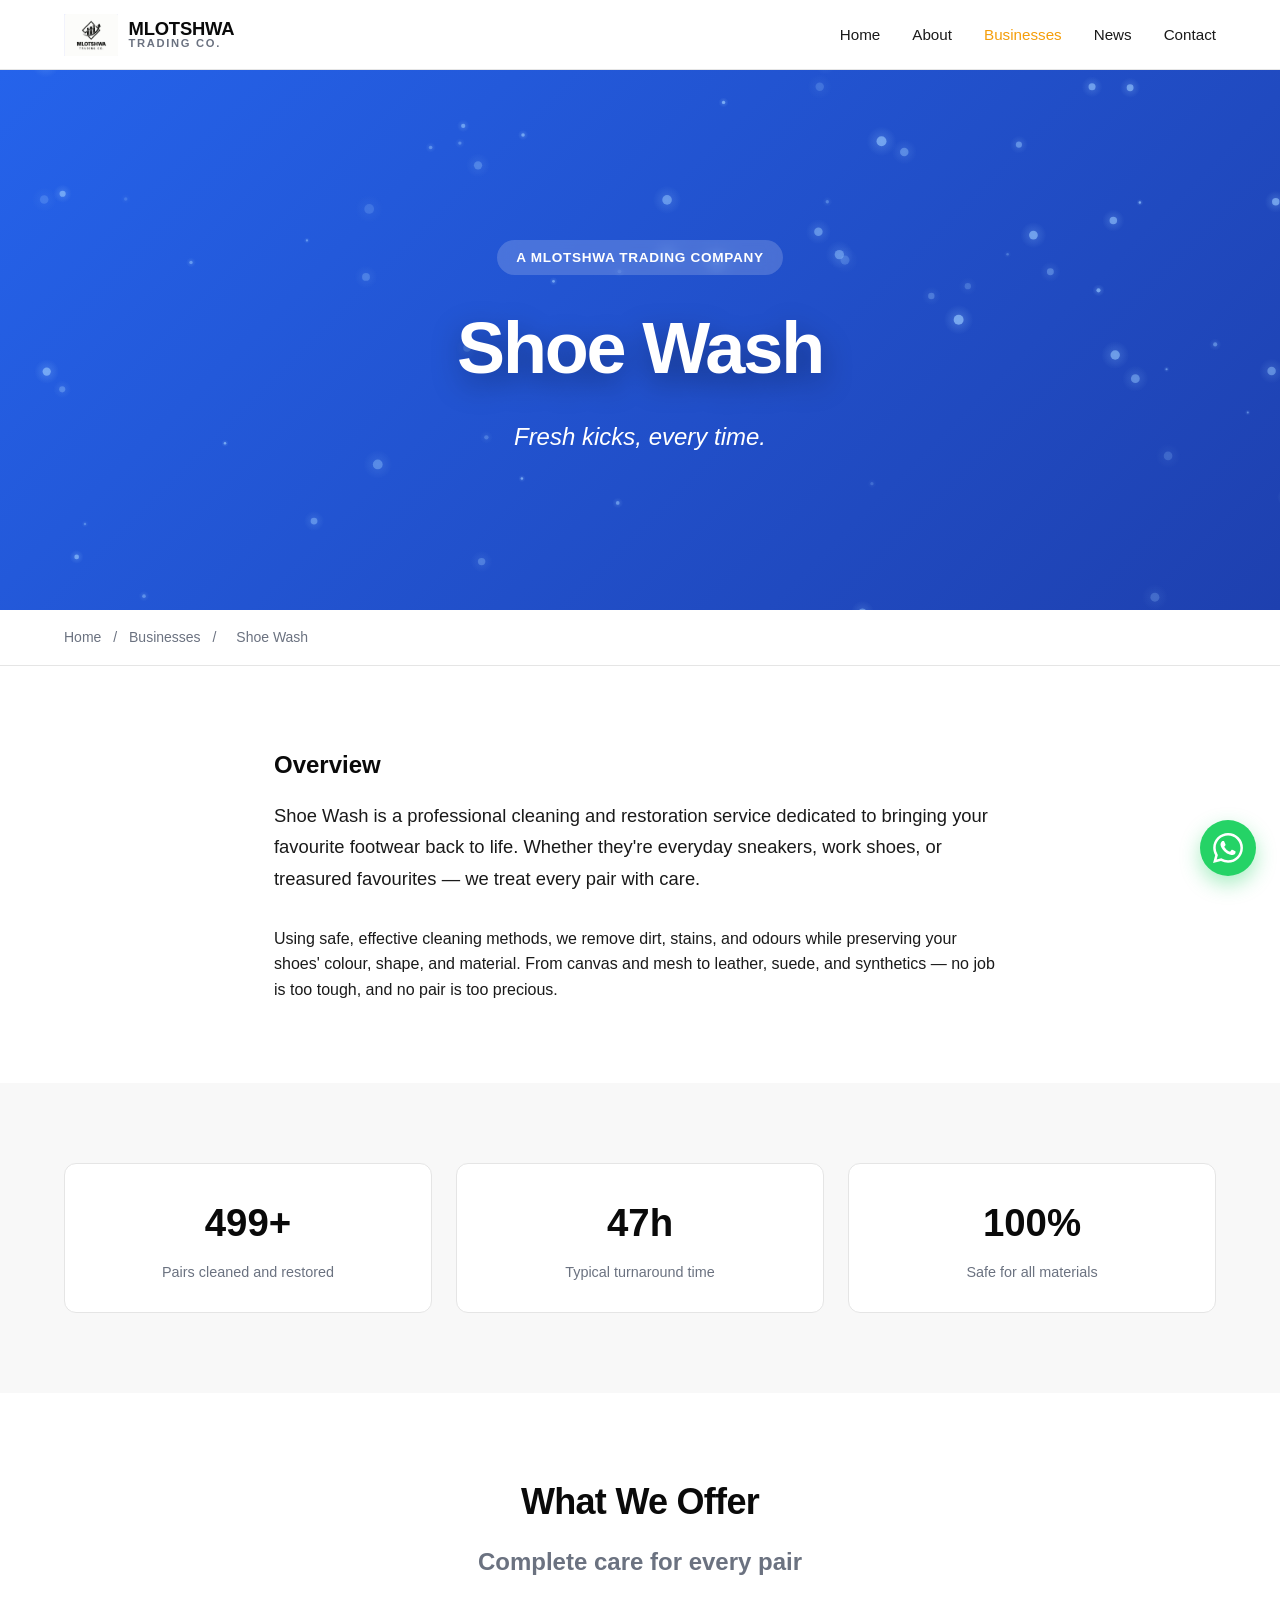
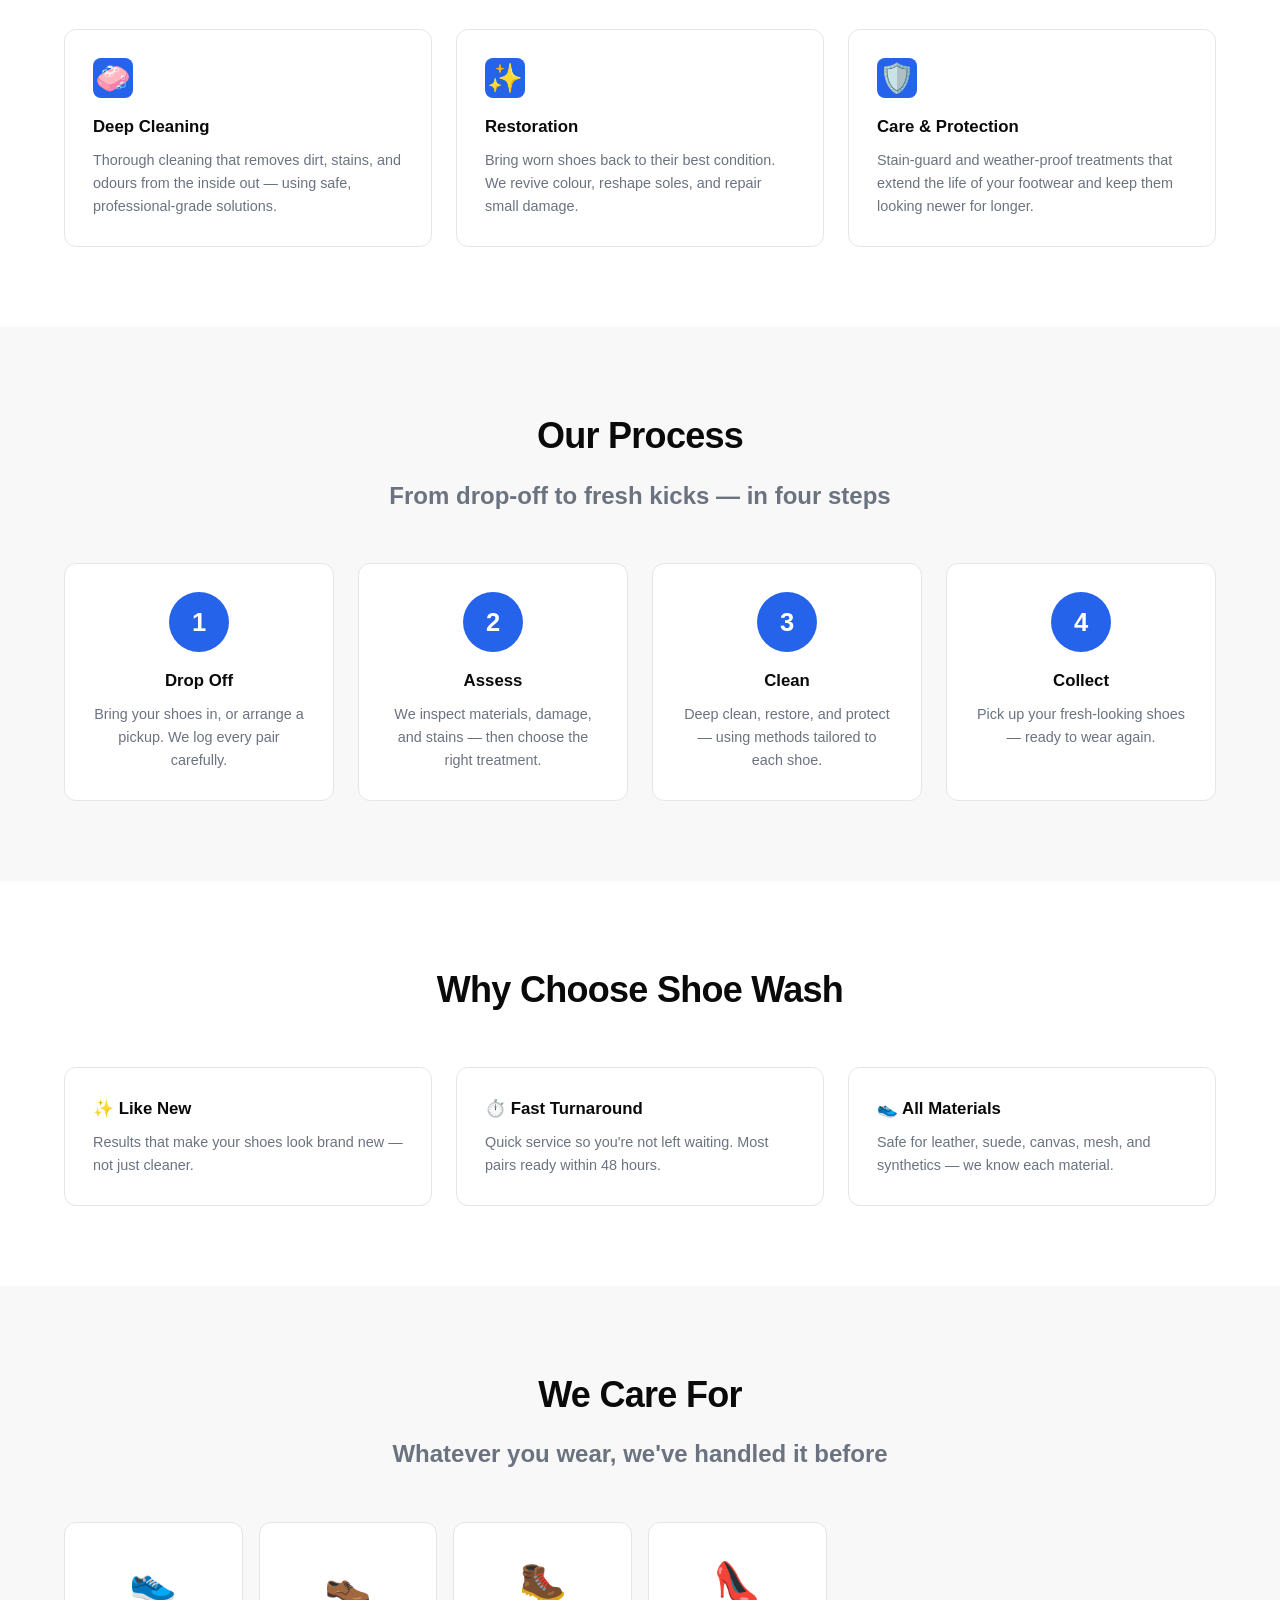
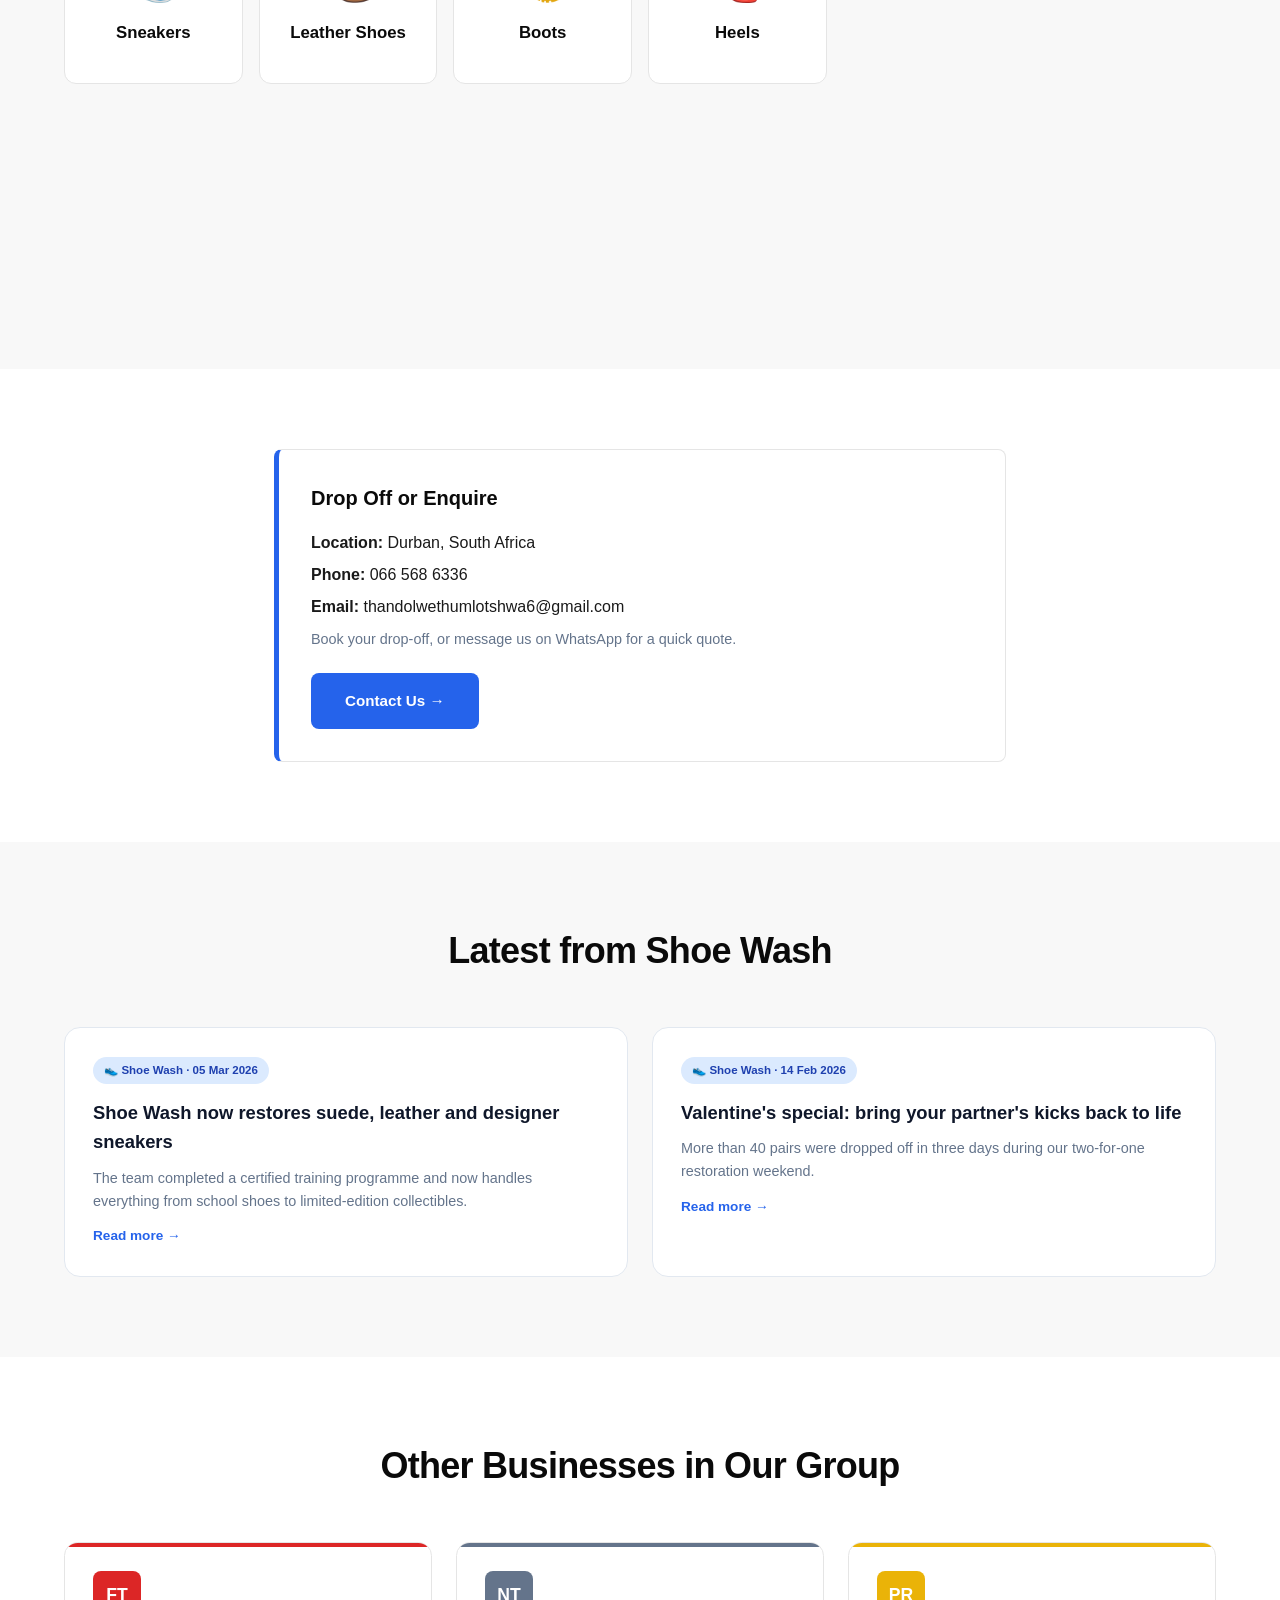
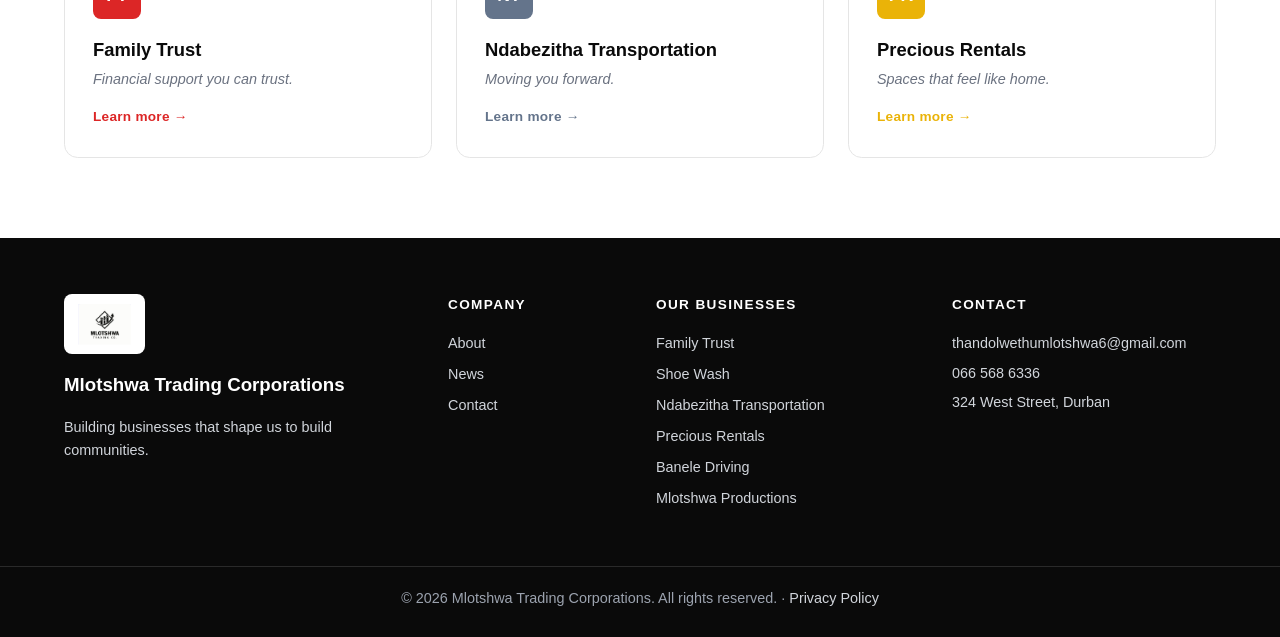
<file: business-shoe-wash.html>
<!DOCTYPE html>
<html lang="en">
<head>
  <meta charset="UTF-8" />
  <meta name="viewport" content="width=device-width, initial-scale=1.0" />
  <title>Shoe Wash — Mlotshwa Trading Corporations</title>
  <meta name="description" content="Professional shoe cleaning, restoration and care in Durban. We bring your favourite footwear back to life — sneakers, leather, suede and more." />
  <link rel="icon" type="image/png" href="Logo.png" />

  <meta property="og:title" content="Shoe Wash — Mlotshwa Trading Corporations" />
  <meta property="og:description" content="Fresh kicks, every time." />
  <meta property="og:image" content="images/logo.png" />

  <link rel="stylesheet" href="css/style.css" />
  <link rel="stylesheet" href="css/animations.css" />
</head>
<body>

  <!-- ============ HEADER ============ -->
  <header class="navbar">
    <div class="container nav-inner">
      <a href="index.html" class="logo">
        <img src="Logo.png" alt="Mlotshwa Trading Co." />
        <span class="logo-text">
          <span>MLOTSHWA</span>
          <span>Trading Co.</span>
        </span>
      </a>
      <nav>
        <ul class="nav-links" id="navLinks">
          <li><a href="index.html">Home</a></li>
          <li><a href="about.html">About</a></li>
          <li><a href="businesses.html" class="active">Businesses</a></li>
          <li><a href="news.html">News</a></li>
          <li><a href="contact.html">Contact</a></li>
        </ul>
      </nav>
      <button class="menu-toggle" id="menuToggle" aria-label="Toggle menu">
        <span></span><span></span><span></span>
      </button>
    </div>
  </header>

  <!-- ============ ANIMATED HERO ============ -->
  <section class="business-hero" style="background: linear-gradient(135deg, #2563eb 0%, #1e40af 100%);">
    <canvas id="heroCanvas" data-color="147, 197, 253"></canvas>
    <div class="container">
      <span class="business-badge">A Mlotshwa Trading Company</span>
      <h1>Shoe Wash</h1>
      <p class="business-tagline">Fresh kicks, every time.</p>
    </div>
  </section>

  <!-- ============ BREADCRUMB ============ -->
  <div class="breadcrumb">
    <div class="container">
      <a href="index.html">Home</a> <span>/</span>
      <a href="businesses.html">Businesses</a> <span>/</span>
      <span>Shoe Wash</span>
    </div>
  </div>

  <!-- ============ OVERVIEW ============ -->
  <section class="section">
    <div class="container narrow reveal">
      <h2 class="section-subtitle" style="margin-top:0;">Overview</h2>
      <p class="lead">
        Shoe Wash is a professional cleaning and restoration service
        dedicated to bringing your favourite footwear back to life.
        Whether they're everyday sneakers, work shoes, or treasured
        favourites — we treat every pair with care.
      </p>
      <p>
        Using safe, effective cleaning methods, we remove dirt, stains, and
        odours while preserving your shoes' colour, shape, and material.
        From canvas and mesh to leather, suede, and synthetics — no job is
        too tough, and no pair is too precious.
      </p>
    </div>
  </section>

  <!-- ============ STATS STRIP ============ -->
  <section class="section section-alt">
    <div class="container">
      <div class="grid grid-3">
        <div class="highlight reveal float-anim" style="text-align:center;">
          <h3 style="font-size:2.4rem; margin-bottom:0.5rem;">
            <span data-count="500">0</span>+
          </h3>
          <p>Pairs cleaned and restored</p>
        </div>
        <div class="highlight reveal float-anim" style="animation-delay:0.4s; text-align:center;">
          <h3 style="font-size:2.4rem; margin-bottom:0.5rem;">
            <span data-count="48">0</span>h
          </h3>
          <p>Typical turnaround time</p>
        </div>
        <div class="highlight reveal float-anim" style="animation-delay:0.8s; text-align:center;">
          <h3 style="font-size:2.4rem; margin-bottom:0.5rem;">
            <span data-count="100">0</span>%
          </h3>
          <p>Safe for all materials</p>
        </div>
      </div>
    </div>
  </section>

  <!-- ============ SERVICES ============ -->
  <section class="section">
    <div class="container">
      <div class="section-title reveal">
        <h2>What We Offer</h2>
        <p class="section-subtitle">Complete care for every pair</p>
      </div>
      <div class="grid grid-3">

        <div class="service-card reveal tilt-card">
          <div class="service-icon" style="background:#2563eb; display:flex; align-items:center; justify-content:center; font-size:1.8rem; color:white;">🧼</div>
          <h3>Deep Cleaning</h3>
          <p>Thorough cleaning that removes dirt, stains, and odours from the inside out — using safe, professional-grade solutions.</p>
        </div>

        <div class="service-card reveal tilt-card">
          <div class="service-icon" style="background:#2563eb; display:flex; align-items:center; justify-content:center; font-size:1.8rem; color:white;">✨</div>
          <h3>Restoration</h3>
          <p>Bring worn shoes back to their best condition. We revive colour, reshape soles, and repair small damage.</p>
        </div>

        <div class="service-card reveal tilt-card">
          <div class="service-icon" style="background:#2563eb; display:flex; align-items:center; justify-content:center; font-size:1.8rem; color:white;">🛡️</div>
          <h3>Care &amp; Protection</h3>
          <p>Stain-guard and weather-proof treatments that extend the life of your footwear and keep them looking newer for longer.</p>
        </div>

      </div>
    </div>
  </section>

  <!-- ============ PROCESS ============ -->
  <section class="section section-alt">
    <div class="container">
      <div class="section-title reveal">
        <h2>Our Process</h2>
        <p class="section-subtitle">From drop-off to fresh kicks — in four steps</p>
      </div>
      <div class="grid grid-4" style="display:grid; grid-template-columns:repeat(auto-fit,minmax(200px,1fr)); gap:1.5rem;">

        <div class="highlight reveal" style="text-align:center;">
          <div style="width:60px;height:60px;border-radius:50%;background:#2563eb;color:white;display:flex;align-items:center;justify-content:center;font-size:1.6rem;font-weight:800;margin:0 auto 1rem;">1</div>
          <h3>Drop Off</h3>
          <p>Bring your shoes in, or arrange a pickup. We log every pair carefully.</p>
        </div>

        <div class="highlight reveal" style="text-align:center; transition-delay:0.15s;">
          <div style="width:60px;height:60px;border-radius:50%;background:#2563eb;color:white;display:flex;align-items:center;justify-content:center;font-size:1.6rem;font-weight:800;margin:0 auto 1rem;">2</div>
          <h3>Assess</h3>
          <p>We inspect materials, damage, and stains — then choose the right treatment.</p>
        </div>

        <div class="highlight reveal" style="text-align:center; transition-delay:0.3s;">
          <div style="width:60px;height:60px;border-radius:50%;background:#2563eb;color:white;display:flex;align-items:center;justify-content:center;font-size:1.6rem;font-weight:800;margin:0 auto 1rem;">3</div>
          <h3>Clean</h3>
          <p>Deep clean, restore, and protect — using methods tailored to each shoe.</p>
        </div>

        <div class="highlight reveal" style="text-align:center; transition-delay:0.45s;">
          <div style="width:60px;height:60px;border-radius:50%;background:#2563eb;color:white;display:flex;align-items:center;justify-content:center;font-size:1.6rem;font-weight:800;margin:0 auto 1rem;">4</div>
          <h3>Collect</h3>
          <p>Pick up your fresh-looking shoes — ready to wear again.</p>
        </div>

      </div>
    </div>
  </section>

  <!-- ============ WHY CHOOSE ============ -->
  <section class="section">
    <div class="container">
      <div class="section-title reveal">
        <h2>Why Choose Shoe Wash</h2>
      </div>
      <div class="grid grid-3">

        <div class="highlight reveal float-anim">
          <h3>✨ Like New</h3>
          <p>Results that make your shoes look brand new — not just cleaner.</p>
        </div>

        <div class="highlight reveal float-anim" style="animation-delay:0.4s;">
          <h3>⏱️ Fast Turnaround</h3>
          <p>Quick service so you're not left waiting. Most pairs ready within 48 hours.</p>
        </div>

        <div class="highlight reveal float-anim" style="animation-delay:0.8s;">
          <h3>👟 All Materials</h3>
          <p>Safe for leather, suede, canvas, mesh, and synthetics — we know each material.</p>
        </div>

      </div>
    </div>
  </section>

  <!-- ============ WE CARE FOR ============ -->
  <section class="section section-alt">
    <div class="container">
      <div class="section-title reveal">
        <h2>We Care For</h2>
        <p class="section-subtitle">Whatever you wear, we've handled it before</p>
      </div>
      <div class="grid grid-4" style="display:grid; grid-template-columns:repeat(auto-fit,minmax(160px,1fr)); gap:1rem;">

        <div class="highlight reveal" style="text-align:center;">
          <div style="font-size:2.4rem; margin-bottom:0.5rem;">👟</div>
          <h3 style="font-size:1.05rem;">Sneakers</h3>
        </div>

        <div class="highlight reveal" style="text-align:center;">
          <div style="font-size:2.4rem; margin-bottom:0.5rem;">👞</div>
          <h3 style="font-size:1.05rem;">Leather Shoes</h3>
        </div>

        <div class="highlight reveal" style="text-align:center;">
          <div style="font-size:2.4rem; margin-bottom:0.5rem;">🥾</div>
          <h3 style="font-size:1.05rem;">Boots</h3>
        </div>

        <div class="highlight reveal" style="text-align:center;">
          <div style="font-size:2.4rem; margin-bottom:0.5rem;">👠</div>
          <h3 style="font-size:1.05rem;">Heels</h3>
        </div>

        <div class="highlight reveal" style="text-align:center;">
          <div style="font-size:2.4rem; margin-bottom:0.5rem;">🩴</div>
          <h3 style="font-size:1.05rem;">Sandals</h3>
        </div>

        <div class="highlight reveal" style="text-align:center;">
          <div style="font-size:2.4rem; margin-bottom:0.5rem;">🎒</div>
          <h3 style="font-size:1.05rem;">School Shoes</h3>
        </div>

        <div class="highlight reveal" style="text-align:center;">
          <div style="font-size:2.4rem; margin-bottom:0.5rem;">💎</div>
          <h3 style="font-size:1.05rem;">Designer Kicks</h3>
        </div>

        <div class="highlight reveal" style="text-align:center;">
          <div style="font-size:2.4rem; margin-bottom:0.5rem;">🏃</div>
          <h3 style="font-size:1.05rem;">Running Shoes</h3>
        </div>

      </div>
    </div>
  </section>

  <!-- ============ CONTACT INFO BOX ============ -->
  <section class="section">
    <div class="container narrow reveal">
      <div class="info-box" style="border-left-color:#2563eb;">
        <h3>Drop Off or Enquire</h3>
        <p><strong>Location:</strong> Durban, South Africa</p>
        <p><strong>Phone:</strong> 066 568 6336</p>
        <p><strong>Email:</strong> thandolwethumlotshwa6@gmail.com</p>
        <p style="margin-top:0.5rem; color:#64748b; font-size:0.9rem;">
          Book your drop-off, or message us on WhatsApp for a quick quote.
        </p>
        <a href="contact.html" class="btn" style="background:#2563eb; color:white; margin-top:1rem;">Contact Us →</a>
      </div>
    </div>
  </section>

  <!-- ============ RELATED NEWS ============ -->
  <section class="section section-alt">
    <div class="container">
      <div class="section-title reveal">
        <h2>Latest from Shoe Wash</h2>
      </div>
      <div class="grid grid-2" style="display:grid; grid-template-columns:repeat(auto-fit,minmax(300px,1fr)); gap:1.5rem;">

        <a href="news.html" class="news-item reveal" style="text-decoration:none; color:inherit; display:block; padding:1.75rem; background:#fff; border:1px solid #e2e8f0; border-radius:16px;">
          <span style="display:inline-block; background:#dbeafe; color:#1e40af; padding:0.25rem 0.7rem; border-radius:20px; font-size:0.72rem; font-weight:600; margin-bottom:0.6rem;">👟 Shoe Wash · 05 Mar 2026</span>
          <h3 style="font-size:1.15rem; margin:0.3rem 0 0.6rem; color:#0f172a;">Shoe Wash now restores suede, leather and designer sneakers</h3>
          <p style="color:#64748b; font-size:0.9rem; margin:0 0 0.6rem;">The team completed a certified training programme and now handles everything from school shoes to limited-edition collectibles.</p>
          <span style="color:#2563eb; font-weight:600; font-size:0.85rem;">Read more →</span>
        </a>

        <a href="news.html" class="news-item reveal" style="text-decoration:none; color:inherit; display:block; padding:1.75rem; background:#fff; border:1px solid #e2e8f0; border-radius:16px;">
          <span style="display:inline-block; background:#dbeafe; color:#1e40af; padding:0.25rem 0.7rem; border-radius:20px; font-size:0.72rem; font-weight:600; margin-bottom:0.6rem;">👟 Shoe Wash · 14 Feb 2026</span>
          <h3 style="font-size:1.15rem; margin:0.3rem 0 0.6rem; color:#0f172a;">Valentine's special: bring your partner's kicks back to life</h3>
          <p style="color:#64748b; font-size:0.9rem; margin:0 0 0.6rem;">More than 40 pairs were dropped off in three days during our two-for-one restoration weekend.</p>
          <span style="color:#2563eb; font-weight:600; font-size:0.85rem;">Read more →</span>
        </a>

      </div>
    </div>
  </section>

  <!-- ============ OTHER BUSINESSES ============ -->
  <section class="section">
    <div class="container">
      <div class="section-title reveal">
        <h2>Other Businesses in Our Group</h2>
      </div>
      <div class="grid grid-3">

        <a href="business-family-trust.html" class="business-card reveal tilt-card" style="--card-color:#dc2626;">
          <div class="business-card-color" style="background:#dc2626;">FT</div>
          <h3>Family Trust</h3>
          <p class="tagline">Financial support you can trust.</p>
          <span class="learn-more" style="color:#dc2626;">Learn more →</span>
        </a>

        <a href="business-ndabezitha.html" class="business-card reveal tilt-card" style="--card-color:#64748b;">
          <div class="business-card-color" style="background:#64748b;">NT</div>
          <h3>Ndabezitha Transportation</h3>
          <p class="tagline">Moving you forward.</p>
          <span class="learn-more" style="color:#64748b;">Learn more →</span>
        </a>

        <a href="business-precious-rentals.html" class="business-card reveal tilt-card" style="--card-color:#eab308;">
          <div class="business-card-color" style="background:#eab308;">PR</div>
          <h3>Precious Rentals</h3>
          <p class="tagline">Spaces that feel like home.</p>
          <span class="learn-more" style="color:#eab308;">Learn more →</span>
        </a>

      </div>
    </div>
  </section>

  <!-- ============ FOOTER ============ -->
  <footer class="footer">
    <div class="container footer-grid">
      <div>
        <img src="Logo.png" alt="Mlotshwa Trading Co." class="footer-logo" />
        <h3>Mlotshwa Trading Corporations</h3>
        <p>Building businesses that shape us to build communities.</p>
      </div>
      <div>
        <h4>Company</h4>
        <ul>
          <li><a href="about.html">About</a></li>
          <li><a href="news.html">News</a></li>
          <li><a href="contact.html">Contact</a></li>
        </ul>
      </div>
      <div>
        <h4>Our Businesses</h4>
        <ul>
          <li><a href="business-family-trust.html">Family Trust</a></li>
          <li><a href="business-shoe-wash.html">Shoe Wash</a></li>
          <li><a href="business-ndabezitha.html">Ndabezitha Transportation</a></li>
          <li><a href="business-precious-rentals.html">Precious Rentals</a></li>
          <li><a href="business-banele-driving.html">Banele Driving</a></li>
          <li><a href="business-mlotshwa-productions.html">Mlotshwa Productions</a></li>
        </ul>
      </div>
      <div>
        <h4>Contact</h4>
        <p>thandolwethumlotshwa6@gmail.com</p>
        <p>066 568 6336</p>
        <p>324 West Street, Durban</p>
      </div>
    </div>
    <div class="footer-bottom">
      <p>© 2026 Mlotshwa Trading Corporations. All rights reserved. · <a href="privacy.html">Privacy Policy</a></p>
    </div>
  </footer>

  <!-- ============ WHATSAPP FLOAT ============ -->
  <a href="https://wa.me/27665686336" class="whatsapp-float" target="_blank" rel="noopener" aria-label="Chat on WhatsApp">
    <svg viewBox="0 0 24 24" xmlns="http://www.w3.org/2000/svg">
      <path d="M17.472 14.382c-.297-.149-1.758-.867-2.03-.967-.273-.099-.471-.148-.67.15-.197.297-.767.966-.94 1.164-.173.199-.347.223-.644.075-.297-.15-1.255-.463-2.39-1.475-.883-.788-1.48-1.761-1.653-2.059-.173-.297-.018-.458.13-.606.134-.133.298-.347.446-.52.149-.174.198-.298.298-.497.099-.198.05-.371-.025-.52-.075-.149-.669-1.612-.916-2.207-.242-.579-.487-.5-.669-.51-.173-.008-.371-.01-.57-.01-.198 0-.52.074-.792.372-.272.297-1.04 1.016-1.04 2.479 0 1.462 1.065 2.875 1.213 3.074.149.198 2.096 3.2 5.077 4.487.709.306 1.262.489 1.694.625.712.227 1.36.195 1.871.118.571-.085 1.758-.719 2.006-1.413.248-.694.248-1.289.173-1.413-.074-.124-.272-.198-.57-.347m-5.421 7.403h-.004a9.87 9.87 0 01-5.031-1.378l-.361-.214-3.741.982.998-3.648-.235-.374a9.86 9.86 0 01-1.51-5.26c.001-5.45 4.436-9.884 9.888-9.884 2.64 0 5.122 1.03 6.988 2.898a9.825 9.825 0 012.893 6.994c-.003 5.45-4.437 9.884-9.885 9.884m8.413-18.297A11.815 11.815 0 0012.05 0C5.495 0 .16 5.335.157 11.892c0 2.096.547 4.142 1.588 5.945L.057 24l6.305-1.654a11.882 11.882 0 005.683 1.448h.005c6.554 0 11.89-5.335 11.893-11.893a11.821 11.821 0 00-3.48-8.413Z"/>
    </svg>
  </a>

  <!-- ============ SCRIPTS ============ -->
  <script>
    (function () {
      const toggle = document.getElementById('menuToggle');
      const links  = document.getElementById('navLinks');
      if (!toggle || !links) return;
      toggle.addEventListener('click', () => links.classList.toggle('open'));
    })();
  </script>
  <script src="js/business-animations.js"></script>
</body>
</html>
</file>
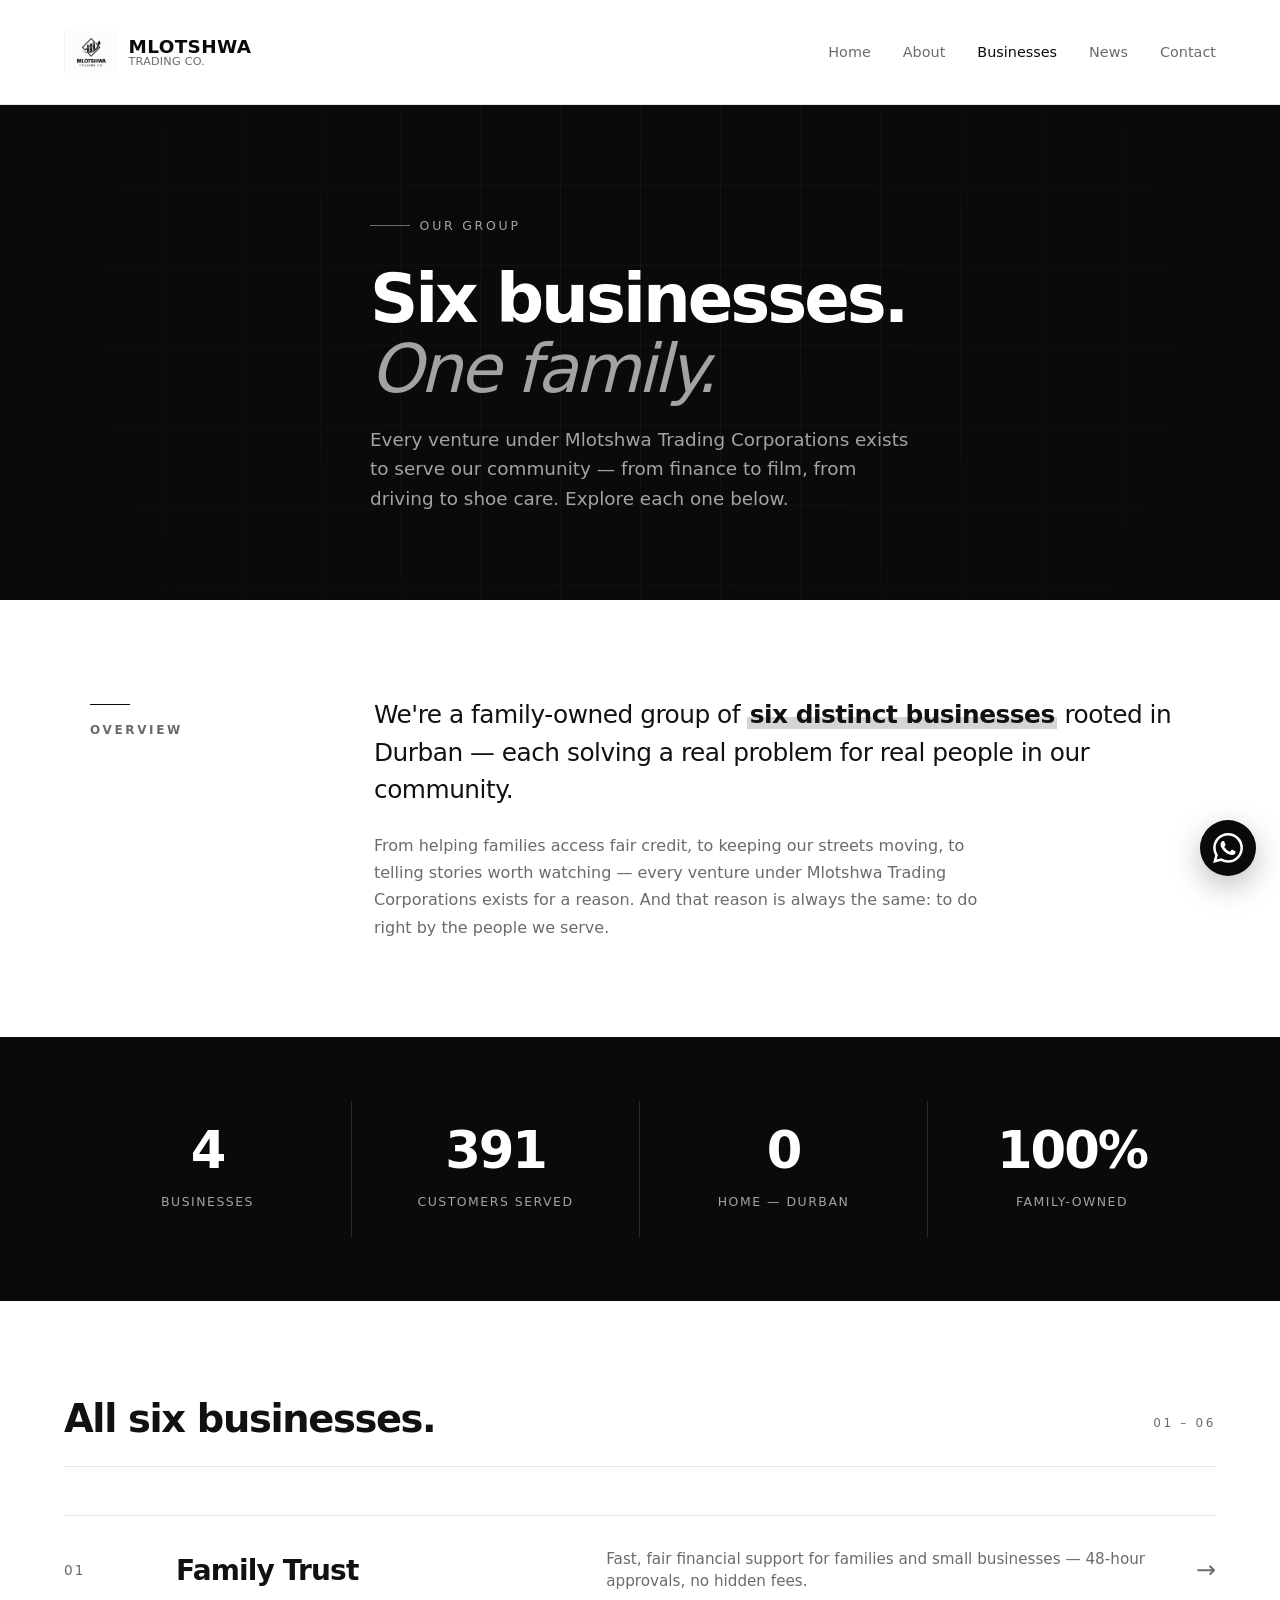
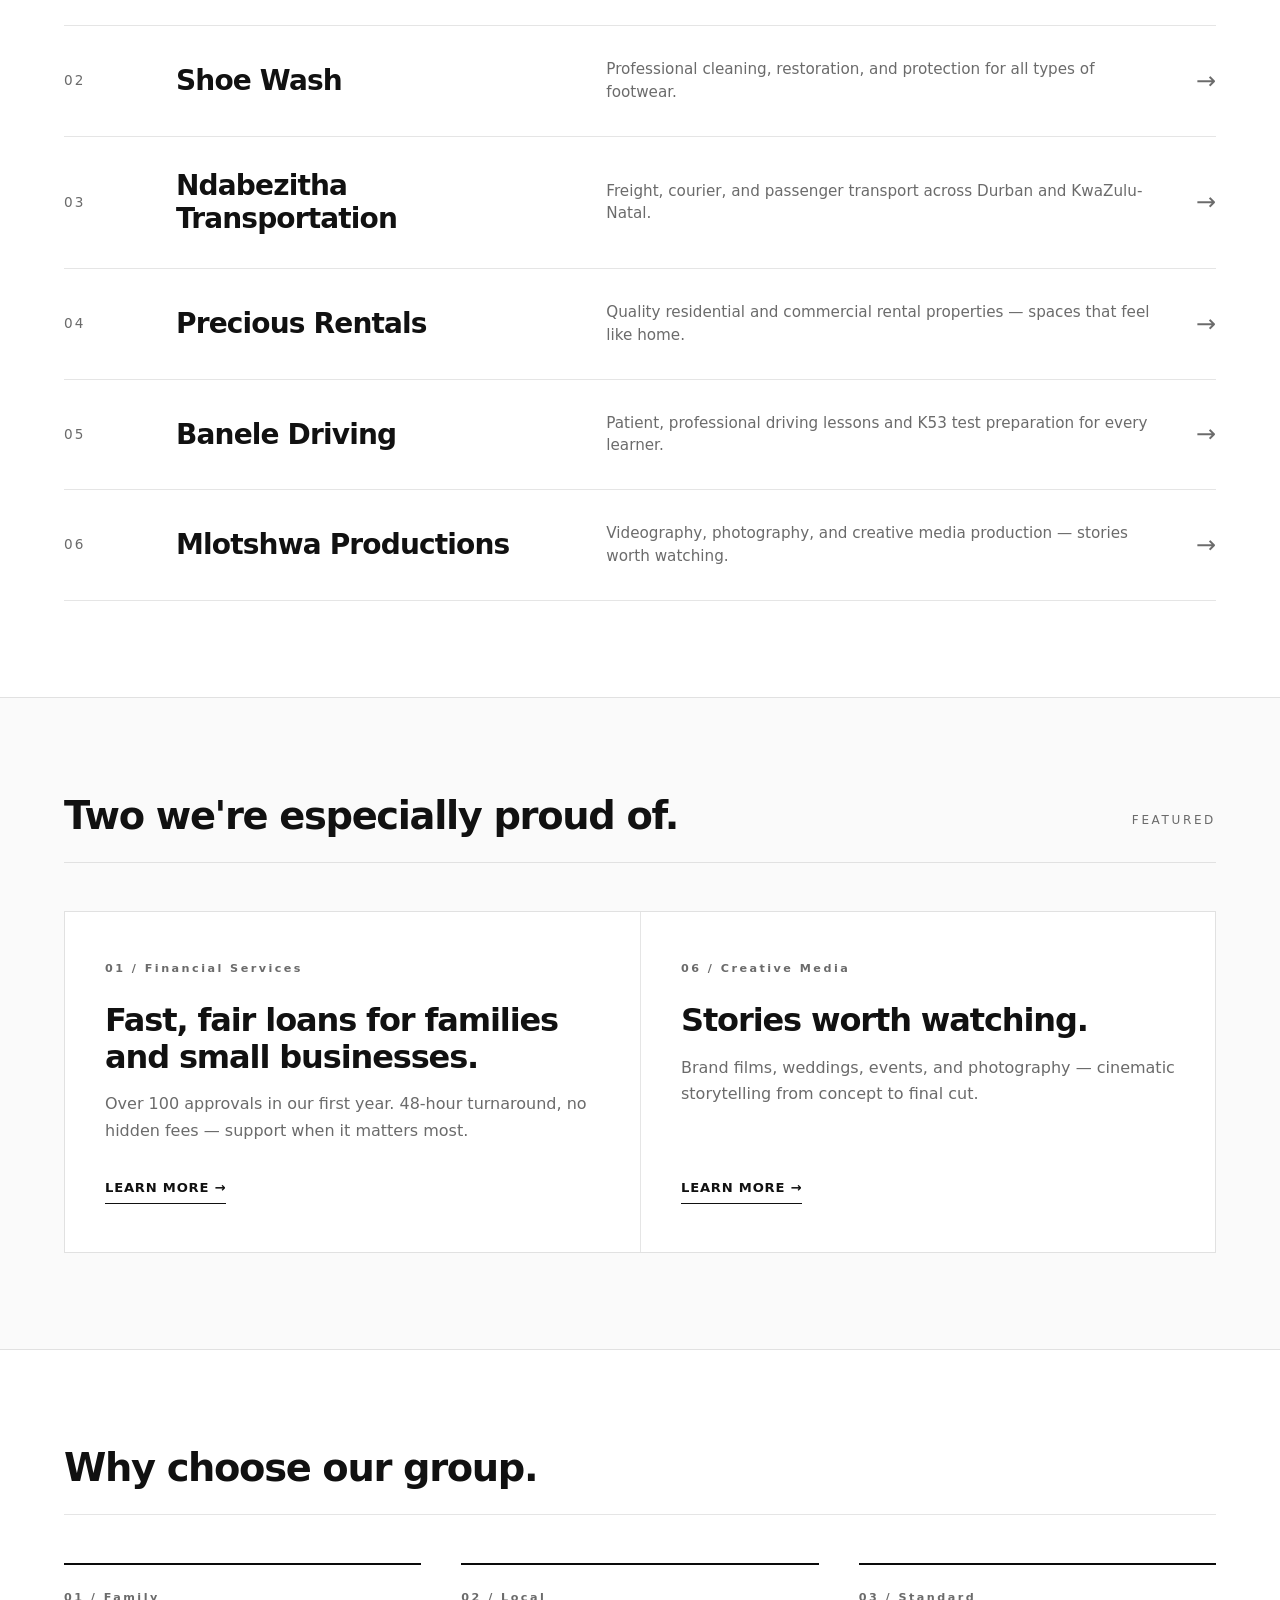
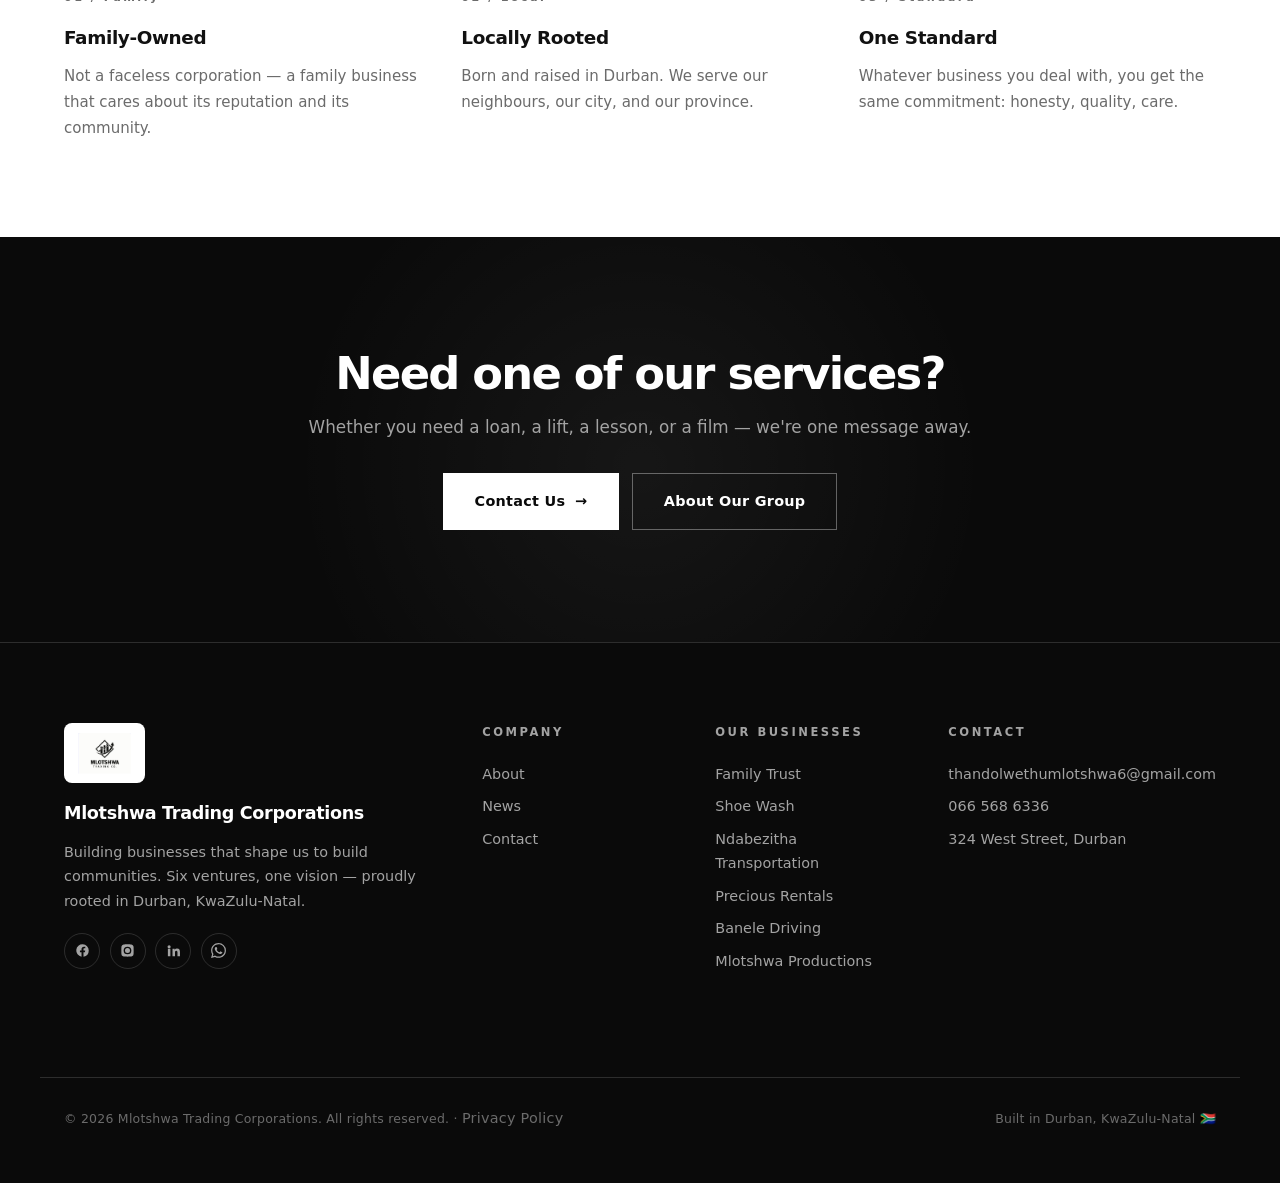
<file: businesses.html>
<!DOCTYPE html>
<html lang="en">
<head>
  <meta charset="UTF-8" />
  <meta name="viewport" content="width=device-width, initial-scale=1.0" />
  <title>Our Businesses — Mlotshwa Trading Corporations</title>
  <meta name="description" content="Explore the Mlotshwa Trading Corporations group — Family Trust, Shoe Wash, Ndabezitha Transportation, Precious Rentals, Banele Driving, and Mlotshwa Productions." />
  <link rel="icon" type="image/png" href="Logo.png" />

  <meta property="og:title" content="Our Businesses — Mlotshwa Trading Corporations" />
  <meta property="og:description" content="Six ventures. One vision." />
  <meta property="og:image" content="images/logo.png" />

  <link rel="stylesheet" href="css/style.css" />
  <link rel="stylesheet" href="css/animations.css" />

  <style>
    /* ================================================================
       BLACK & WHITE — BUSINESSES HUB PAGE
       White header · Black footer
       ================================================================ */

    :root {
      --bw-black: #0a0a0a;
      --bw-ink: #111111;
      --bw-gray-3: #6b6b6b;
      --bw-gray-4: #a3a3a3;
      --bw-gray-5: #d4d4d4;
      --bw-gray-6: #f5f5f5;
      --bw-gray-7: #fafafa;
      --bw-white: #ffffff;
      --bw-border: rgba(255, 255, 255, 0.14);
      --bw-border-dark: rgba(0, 0, 0, 0.1);
    }

    body {
      background: var(--bw-white);
      color: var(--bw-ink);
      font-family: system-ui, -apple-system, 'Inter', 'Segoe UI', Roboto, sans-serif;
      margin: 0;
    }

    h1, h2, h3, h4 {
      letter-spacing: -0.03em;
      font-weight: 700;
      color: var(--bw-ink);
    }

    /* ============ WHITE HEADER ============ */
    .navbar {
      background: var(--bw-white) !important;
      border-bottom: 1px solid var(--bw-border-dark);
      padding: 1.1rem 0;
      position: sticky;
      top: 0;
      z-index: 100;
    }

    .navbar .logo-text span:first-child {
      color: var(--bw-black);
      font-weight: 800;
      letter-spacing: 0.02em;
    }

    .navbar .logo-text span:last-child {
      color: var(--bw-gray-3);
      font-weight: 400;
      letter-spacing: 0.02em;
    }

    .navbar .nav-links a {
      color: var(--bw-gray-3) !important;
      font-weight: 500;
      font-size: 0.9rem;
      transition: color 0.25s ease;
    }

    .navbar .nav-links a:hover,
    .navbar .nav-links a.active {
      color: var(--bw-black) !important;
    }

    .navbar .menu-toggle span {
      background: var(--bw-black) !important;
    }

    /* ============ HERO ============ */
    .bw-hero {
      background: var(--bw-black);
      color: var(--bw-white);
      position: relative;
      overflow: hidden;
      padding: 6rem 0 5rem;
      min-height: 55vh;
      display: flex;
      align-items: center;
    }

    .bw-hero::before {
      content: '';
      position: absolute;
      inset: 0;
      background-image:
        linear-gradient(rgba(255, 255, 255, 0.035) 1px, transparent 1px),
        linear-gradient(90deg, rgba(255, 255, 255, 0.035) 1px, transparent 1px);
      background-size: 80px 80px;
      z-index: 1;
      pointer-events: none;
    }

    .bw-hero::after {
      content: '';
      position: absolute;
      inset: 0;
      background: radial-gradient(circle at 50% 45%, transparent 15%, var(--bw-black) 82%);
      z-index: 2;
      pointer-events: none;
    }

    .bw-hero .container {
      position: relative;
      z-index: 3;
    }

    .bw-hero-eyebrow {
      display: inline-flex;
      align-items: center;
      gap: 0.6rem;
      color: var(--bw-gray-4);
      font-size: 0.78rem;
      letter-spacing: 0.22em;
      text-transform: uppercase;
      font-weight: 500;
      margin-bottom: 1.75rem;
    }

    .bw-hero-eyebrow::before {
      content: '';
      width: 40px;
      height: 1px;
      background: var(--bw-gray-3);
    }

    .bw-hero h1 {
      color: var(--bw-white);
      font-size: clamp(2.4rem, 6vw, 4.2rem);
      line-height: 1.05;
      font-weight: 800;
      letter-spacing: -0.045em;
      margin: 0 0 1.25rem;
      max-width: 16ch;
    }

    .bw-hero h1 .accent-line {
      display: block;
      color: var(--bw-gray-4);
      font-weight: 300;
      font-style: italic;
    }

    .bw-hero-tagline {
      color: var(--bw-gray-4);
      font-size: clamp(1rem, 1.5vw, 1.15rem);
      line-height: 1.6;
      max-width: 540px;
      margin: 0;
    }

    /* ============ SECTION HEADS ============ */
    .bw-section-head {
      display: flex;
      justify-content: space-between;
      align-items: flex-end;
      margin-bottom: 3rem;
      gap: 2rem;
      flex-wrap: wrap;
      border-bottom: 1px solid var(--bw-border-dark);
      padding-bottom: 1.5rem;
    }

    .bw-section-head h2 {
      font-size: clamp(1.7rem, 3.2vw, 2.4rem);
      font-weight: 800;
      letter-spacing: -0.035em;
      margin: 0;
      max-width: 24ch;
      line-height: 1.15;
    }

    .bw-section-head .bw-count {
      font-size: 0.75rem;
      letter-spacing: 0.22em;
      text-transform: uppercase;
      color: var(--bw-gray-3);
      font-weight: 500;
      white-space: nowrap;
      padding-bottom: 0.5rem;
    }

    /* ============ INTRO ============ */
    .bw-intro {
      padding: 6rem 0;
      background: var(--bw-white);
    }

    .bw-intro-grid {
      display: grid;
      grid-template-columns: 220px 1fr;
      gap: 4rem;
      max-width: 1100px;
      margin: 0 auto;
      align-items: start;
    }

    .bw-intro-label {
      font-size: 0.75rem;
      letter-spacing: 0.22em;
      text-transform: uppercase;
      color: var(--bw-gray-3);
      font-weight: 600;
      padding-top: 0.5rem;
    }

    .bw-intro-label::before {
      content: '';
      display: block;
      width: 40px;
      height: 1px;
      background: var(--bw-black);
      margin-bottom: 1rem;
    }

    .bw-intro-text {
      font-size: clamp(1.2rem, 2vw, 1.55rem);
      line-height: 1.5;
      color: var(--bw-ink);
      font-weight: 400;
      letter-spacing: -0.02em;
      margin: 0 0 1.5rem;
    }

    .bw-intro-text strong {
      font-weight: 700;
      background: linear-gradient(transparent 60%, var(--bw-gray-5) 60%);
      padding: 0 0.15rem;
    }

    .bw-intro-sub {
      color: var(--bw-gray-3);
      font-size: 1rem;
      line-height: 1.7;
      max-width: 620px;
    }

    @media (max-width: 700px) {
      .bw-intro-grid {
        grid-template-columns: 1fr;
        gap: 1.5rem;
      }
    }

    /* ============ STATS ============ */
    .bw-stats {
      background: var(--bw-black);
      color: var(--bw-white);
      padding: 4rem 0;
    }

    .bw-stats-grid {
      display: grid;
      grid-template-columns: repeat(auto-fit, minmax(180px, 1fr));
      gap: 0;
    }

    .bw-stat {
      padding: 1.5rem 2rem;
      border-right: 1px solid var(--bw-border);
      text-align: center;
    }

    .bw-stat:last-child {
      border-right: none;
    }

    .bw-stat-num {
      font-size: clamp(2.2rem, 4.5vw, 3.2rem);
      font-weight: 800;
      letter-spacing: -0.04em;
      color: var(--bw-white);
      display: block;
      line-height: 1;
      margin-bottom: 0.75rem;
      font-variant-numeric: tabular-nums;
    }

    .bw-stat-label {
      color: var(--bw-gray-4);
      font-size: 0.78rem;
      letter-spacing: 0.12em;
      text-transform: uppercase;
      font-weight: 500;
    }

    @media (max-width: 700px) {
      .bw-stat {
        border-right: none;
        border-bottom: 1px solid var(--bw-border);
        padding: 1.5rem 0;
      }
      .bw-stat:last-child { border-bottom: none; }
    }

    /* ============ BUSINESS LIST (numbered rows) ============ */
    .bw-list {
      padding: 6rem 0;
      background: var(--bw-white);
    }

    .bw-biz-list {
      display: flex;
      flex-direction: column;
      border-top: 1px solid var(--bw-border-dark);
    }

    .bw-biz-row {
      display: grid;
      grid-template-columns: 80px 1fr 1.4fr auto;
      gap: 2rem;
      align-items: center;
      padding: 2rem 0;
      border-bottom: 1px solid var(--bw-border-dark);
      text-decoration: none;
      color: inherit;
      position: relative;
      overflow: hidden;
      transition: padding 0.4s cubic-bezier(0.22, 1, 0.36, 1);
    }

    .bw-biz-row::before {
      content: '';
      position: absolute;
      inset: 0;
      background: var(--bw-black);
      transform: scaleY(0);
      transform-origin: center;
      transition: transform 0.4s cubic-bezier(0.22, 1, 0.36, 1);
      z-index: 0;
    }

    .bw-biz-row:hover::before {
      transform: scaleY(1);
    }

    .bw-biz-row > * {
      position: relative;
      z-index: 1;
      transition: color 0.3s ease;
    }

    .bw-biz-row:hover {
      padding-left: 2rem;
      padding-right: 2rem;
    }

    .bw-biz-row:hover .bw-biz-num,
    .bw-biz-row:hover .bw-biz-name,
    .bw-biz-row:hover .bw-biz-arrow {
      color: var(--bw-white);
    }

    .bw-biz-row:hover .bw-biz-tag {
      color: var(--bw-gray-4);
    }

    .bw-biz-num {
      font-size: 0.85rem;
      letter-spacing: 0.15em;
      color: var(--bw-gray-3);
      font-weight: 500;
      font-variant-numeric: tabular-nums;
    }

    .bw-biz-name {
      font-size: clamp(1.3rem, 2.4vw, 1.75rem);
      font-weight: 700;
      letter-spacing: -0.03em;
      color: var(--bw-ink);
      line-height: 1.2;
      margin: 0;
    }

    .bw-biz-tag {
      color: var(--bw-gray-3);
      font-size: 0.95rem;
      line-height: 1.5;
      margin: 0;
    }

    .bw-biz-arrow {
      font-size: 1.5rem;
      color: var(--bw-gray-3);
      transition: transform 0.3s ease, color 0.3s ease;
    }

    .bw-biz-row:hover .bw-biz-arrow {
      transform: translateX(8px);
    }

    @media (max-width: 800px) {
      .bw-biz-row {
        grid-template-columns: 50px 1fr auto;
        gap: 1rem;
        padding: 1.5rem 0;
      }
      .bw-biz-tag {
        grid-column: 2 / -1;
        font-size: 0.88rem;
        margin-top: -0.5rem;
      }
      .bw-biz-row:hover { padding-left: 1rem; padding-right: 1rem; }
    }

    /* ============ FEATURED STRIP ============ */
    .bw-featured {
      padding: 6rem 0;
      background: var(--bw-gray-7);
      border-top: 1px solid var(--bw-border-dark);
      border-bottom: 1px solid var(--bw-border-dark);
    }

    .bw-featured-grid {
      display: grid;
      grid-template-columns: 1fr 1fr;
      gap: 0;
      border: 1px solid var(--bw-border-dark);
    }

    .bw-featured-card {
      padding: 3rem 2.5rem;
      background: var(--bw-white);
      text-decoration: none;
      color: inherit;
      display: flex;
      flex-direction: column;
      justify-content: space-between;
      min-height: 340px;
      transition: background 0.4s ease, color 0.4s ease;
      position: relative;
      overflow: hidden;
    }

    .bw-featured-card + .bw-featured-card {
      border-left: 1px solid var(--bw-border-dark);
    }

    .bw-featured-card:hover {
      background: var(--bw-black);
      color: var(--bw-white);
    }

    .bw-featured-num {
      font-size: 0.7rem;
      letter-spacing: 0.22em;
      color: var(--bw-gray-3);
      font-weight: 600;
      margin-bottom: 1.5rem;
      transition: color 0.4s ease;
    }

    .bw-featured-card:hover .bw-featured-num {
      color: var(--bw-gray-4);
    }

    .bw-featured-card h3 {
      font-size: clamp(1.5rem, 2.5vw, 2rem);
      font-weight: 700;
      letter-spacing: -0.035em;
      margin: 0 0 1rem;
      line-height: 1.15;
      transition: color 0.4s ease;
    }

    .bw-featured-card:hover h3 {
      color: var(--bw-white);
    }

    .bw-featured-card p {
      color: var(--bw-gray-3);
      font-size: 1rem;
      line-height: 1.65;
      margin: 0 0 2rem;
      transition: color 0.4s ease;
    }

    .bw-featured-card:hover p {
      color: var(--bw-gray-4);
    }

    .bw-featured-link {
      display: inline-flex;
      align-items: center;
      gap: 0.5rem;
      font-size: 0.82rem;
      font-weight: 600;
      letter-spacing: 0.06em;
      text-transform: uppercase;
      color: var(--bw-ink);
      border-bottom: 1px solid currentColor;
      padding-bottom: 0.3rem;
      align-self: flex-start;
      transition: color 0.4s ease, gap 0.3s ease;
    }

    .bw-featured-card:hover .bw-featured-link {
      color: var(--bw-white);
      gap: 0.8rem;
    }

    @media (max-width: 800px) {
      .bw-featured-grid {
        grid-template-columns: 1fr;
      }
      .bw-featured-card + .bw-featured-card {
        border-left: none;
        border-top: 1px solid var(--bw-border-dark);
      }
      .bw-featured-card { padding: 2.5rem 2rem; min-height: 260px; }
    }

    /* ============ WHY US ============ */
    .bw-why {
      padding: 6rem 0;
      background: var(--bw-white);
    }

    .bw-why-grid {
      display: grid;
      grid-template-columns: repeat(auto-fit, minmax(240px, 1fr));
      gap: 2.5rem;
    }

    .bw-why-item {
      padding-top: 1.5rem;
      border-top: 2px solid var(--bw-black);
    }

    .bw-why-num {
      font-size: 0.7rem;
      letter-spacing: 0.22em;
      color: var(--bw-gray-3);
      font-weight: 600;
      display: block;
      margin-bottom: 1rem;
    }

    .bw-why-item h3 {
      font-size: 1.15rem;
      font-weight: 700;
      margin: 0 0 0.75rem;
      letter-spacing: -0.02em;
    }

    .bw-why-item p {
      color: var(--bw-gray-3);
      font-size: 0.94rem;
      line-height: 1.7;
      margin: 0;
    }

    /* ============ CTA ============ */
    .bw-cta {
      padding: 7rem 0;
      background: var(--bw-black);
      color: var(--bw-white);
      text-align: center;
      position: relative;
      overflow: hidden;
    }

    .bw-cta::before {
      content: '';
      position: absolute;
      top: -30%;
      left: 50%;
      transform: translateX(-50%);
      width: 700px;
      height: 700px;
      border-radius: 50%;
      background: radial-gradient(circle, rgba(255, 255, 255, 0.05), transparent 70%);
      pointer-events: none;
    }

    .bw-cta-inner {
      position: relative;
      z-index: 1;
      max-width: 800px;
      margin: 0 auto;
      padding: 0 1.5rem;
    }

    .bw-cta h2 {
      color: var(--bw-white);
      font-size: clamp(1.9rem, 4vw, 2.8rem);
      font-weight: 800;
      letter-spacing: -0.04em;
      line-height: 1.1;
      margin: 0 0 1rem;
    }

    .bw-cta p {
      color: var(--bw-gray-4);
      font-size: 1.05rem;
      line-height: 1.6;
      margin: 0 0 2rem;
    }

    .bw-btn-row {
      display: flex;
      gap: 0.85rem;
      flex-wrap: wrap;
      justify-content: center;
    }

    .bw-btn {
      display: inline-flex;
      align-items: center;
      gap: 0.6rem;
      padding: 1rem 1.9rem;
      font-size: 0.9rem;
      font-weight: 600;
      letter-spacing: 0.02em;
      text-decoration: none;
      border-radius: 0;
      transition: transform 0.3s cubic-bezier(0.22, 1, 0.36, 1),
                  background 0.3s ease,
                  color 0.3s ease;
      cursor: pointer;
      border: 1.5px solid transparent;
    }

    .bw-btn-primary {
      background: var(--bw-white);
      color: var(--bw-black);
    }

    .bw-btn-primary:hover {
      transform: translateY(-3px);
      box-shadow: 0 15px 40px rgba(255, 255, 255, 0.15);
    }

    .bw-btn-secondary {
      background: transparent;
      color: var(--bw-white);
      border-color: rgba(255, 255, 255, 0.35);
    }

    .bw-btn-secondary:hover {
      background: var(--bw-white);
      color: var(--bw-black);
      transform: translateY(-3px);
      border-color: var(--bw-white);
    }

    /* ============ BLACK FOOTER ============ */
    .footer {
      background: var(--bw-black);
      color: var(--bw-gray-4);
      border-top: 1px solid var(--bw-border);
      padding: 5rem 0 2rem;
    }

    .footer-grid {
      display: grid;
      grid-template-columns: 2fr 1fr 1fr 1.2fr;
      gap: 3rem;
      margin-bottom: 3rem;
    }

    @media (max-width: 900px) {
      .footer-grid {
        grid-template-columns: 1fr 1fr;
        gap: 2.5rem;
      }
    }

    @media (max-width: 560px) {
      .footer-grid {
        grid-template-columns: 1fr;
      }
    }

   .footer-logo {
  height: 60px;
  width: auto;
  margin-bottom: 1rem;
  background: white;
  padding: 0.6rem 0.9rem;
  border-radius: 8px;
  display: block;
    }

    .footer h3 {
      color: var(--bw-white);
      font-weight: 700;
      font-size: 1.1rem;
      letter-spacing: -0.02em;
      margin: 0 0 0.75rem;
    }

    .footer h4 {
      font-size: 0.72rem;
      letter-spacing: 0.22em;
      text-transform: uppercase;
      color: var(--bw-gray-4);
      margin: 0 0 1.25rem;
      font-weight: 600;
    }

    .footer p,
    .footer a,
    .footer li {
      color: var(--bw-gray-4);
      font-size: 0.9rem;
      line-height: 1.7;
    }

    .footer p {
      margin: 0 0 0.5rem;
    }

    .footer ul {
      list-style: none;
      padding: 0;
      margin: 0;
    }

    .footer li {
      margin-bottom: 0.6rem;
    }

    .footer a {
      text-decoration: none;
      transition: color 0.25s ease, padding-left 0.25s ease;
      display: inline-block;
    }

    .footer a:hover {
      color: var(--bw-white);
      padding-left: 4px;
    }

    .footer-social {
      display: flex;
      gap: 0.6rem;
      margin-top: 1.25rem;
    }

    .footer-social a {
      width: 36px;
      height: 36px;
      border-radius: 50%;
      border: 1px solid var(--bw-border);
      display: flex;
      align-items: center;
      justify-content: center;
      padding: 0;
      transition: background 0.3s ease, border-color 0.3s ease, transform 0.3s ease;
    }

    .footer-social a:hover {
      background: var(--bw-white);
      border-color: var(--bw-white);
      transform: translateY(-3px);
      padding-left: 0;
    }

    .footer-social svg {
      width: 15px;
      height: 15px;
      fill: var(--bw-gray-4);
      transition: fill 0.3s ease;
    }

    .footer-social a:hover svg {
      fill: var(--bw-black);
    }

    .footer-bottom {
      border-top: 1px solid var(--bw-border);
      margin-top: 2rem;
      padding-top: 1.75rem;
      display: flex;
      justify-content: space-between;
      align-items: center;
      flex-wrap: wrap;
      gap: 1rem;
    }

    .footer-bottom p {
      font-size: 0.78rem;
      color: var(--bw-gray-3);
      margin: 0;
      letter-spacing: 0.02em;
    }

    .footer-bottom a {
      color: var(--bw-gray-3);
    }

    .footer-bottom a:hover {
      color: var(--bw-white);
      padding-left: 0;
    }

    /* ============ WhatsApp float ============ */
    .whatsapp-float {
      background: var(--bw-black) !important;
      color: var(--bw-white) !important;
      box-shadow: 0 10px 30px rgba(0, 0, 0, 0.25) !important;
    }

    .whatsapp-float svg {
      fill: var(--bw-white) !important;
    }

    /* ============ Reveal ============ */
    .bw-reveal {
      opacity: 0;
      transform: translateY(28px);
      transition: opacity 0.8s cubic-bezier(0.22, 1, 0.36, 1),
                  transform 0.8s cubic-bezier(0.22, 1, 0.36, 1);
    }

    .bw-reveal.is-visible {
      opacity: 1;
      transform: translateY(0);
    }
  </style>
</head>
<body>

  <!-- ============ WHITE HEADER ============ -->
  <header class="navbar">
    <div class="container nav-inner">
      <a href="index.html" class="logo">
        <img src="Logo.png" alt="Mlotshwa Trading Co." />
        <span class="logo-text">
          <span>MLOTSHWA</span>
          <span>Trading Co.</span>
        </span>
      </a>
      <nav>
        <ul class="nav-links" id="navLinks">
          <li><a href="index.html">Home</a></li>
          <li><a href="about.html">About</a></li>
          <li><a href="businesses.html" class="active">Businesses</a></li>
          <li><a href="news.html">News</a></li>
          <li><a href="contact.html">Contact</a></li>
        </ul>
      </nav>
      <button class="menu-toggle" id="menuToggle" aria-label="Toggle menu">
        <span></span><span></span><span></span>
      </button>
    </div>
  </header>

  <!-- ============ HERO ============ -->
  <section class="bw-hero">
    <div class="container">
      <div class="bw-hero-eyebrow">Our Group</div>
      <h1>
        Six businesses.<br />
        <span class="accent-line">One family.</span>
      </h1>
      <p class="bw-hero-tagline">
        Every venture under Mlotshwa Trading Corporations exists to serve our
        community — from finance to film, from driving to shoe care. Explore
        each one below.
      </p>
    </div>
  </section>

  <!-- ============ INTRO ============ -->
  <section class="bw-intro">
    <div class="container">
      <div class="bw-intro-grid bw-reveal">
        <div class="bw-intro-label">Overview</div>
        <div>
          <p class="bw-intro-text">
            We're a family-owned group of <strong>six distinct businesses</strong>
            rooted in Durban — each solving a real problem for real people in
            our community.
          </p>
          <p class="bw-intro-sub">
            From helping families access fair credit, to keeping our streets
            moving, to telling stories worth watching — every venture under
            Mlotshwa Trading Corporations exists for a reason. And that reason
            is always the same: to do right by the people we serve.
          </p>
        </div>
      </div>
    </div>
  </section>

  <!-- ============ STATS ============ -->
  <section class="bw-stats">
    <div class="container">
      <div class="bw-stats-grid bw-reveal">
        <div class="bw-stat">
          <span class="bw-stat-num" data-count="6">0</span>
          <span class="bw-stat-label">Businesses</span>
        </div>
        <div class="bw-stat">
          <span class="bw-stat-num" data-count="500">0</span>
          <span class="bw-stat-label">Customers Served</span>
        </div>
        <div class="bw-stat">
          <span class="bw-stat-num" data-count="1">0</span>
          <span class="bw-stat-label">Home — Durban</span>
        </div>
        <div class="bw-stat">
          <span class="bw-stat-num">100%</span>
          <span class="bw-stat-label">Family-Owned</span>
        </div>
      </div>
    </div>
  </section>

  <!-- ============ BUSINESS LIST ============ -->
  <section class="bw-list">
    <div class="container">
      <div class="bw-section-head bw-reveal">
        <h2>All six businesses.</h2>
        <div class="bw-count">01 – 06</div>
      </div>

      <div class="bw-biz-list">

        <a href="business-family-trust.html" class="bw-biz-row bw-reveal">
          <span class="bw-biz-num">01</span>
          <h3 class="bw-biz-name">Family Trust</h3>
          <p class="bw-biz-tag">Fast, fair financial support for families and small businesses — 48-hour approvals, no hidden fees.</p>
          <span class="bw-biz-arrow">→</span>
        </a>

        <a href="business-shoe-wash.html" class="bw-biz-row bw-reveal">
          <span class="bw-biz-num">02</span>
          <h3 class="bw-biz-name">Shoe Wash</h3>
          <p class="bw-biz-tag">Professional cleaning, restoration, and protection for all types of footwear.</p>
          <span class="bw-biz-arrow">→</span>
        </a>

        <a href="business-ndabezitha.html" class="bw-biz-row bw-reveal">
          <span class="bw-biz-num">03</span>
          <h3 class="bw-biz-name">Ndabezitha Transportation</h3>
          <p class="bw-biz-tag">Freight, courier, and passenger transport across Durban and KwaZulu-Natal.</p>
          <span class="bw-biz-arrow">→</span>
        </a>

        <a href="business-precious-rentals.html" class="bw-biz-row bw-reveal">
          <span class="bw-biz-num">04</span>
          <h3 class="bw-biz-name">Precious Rentals</h3>
          <p class="bw-biz-tag">Quality residential and commercial rental properties — spaces that feel like home.</p>
          <span class="bw-biz-arrow">→</span>
        </a>

        <a href="business-banele-driving.html" class="bw-biz-row bw-reveal">
          <span class="bw-biz-num">05</span>
          <h3 class="bw-biz-name">Banele Driving</h3>
          <p class="bw-biz-tag">Patient, professional driving lessons and K53 test preparation for every learner.</p>
          <span class="bw-biz-arrow">→</span>
        </a>

        <a href="business-mlotshwa-productions.html" class="bw-biz-row bw-reveal">
          <span class="bw-biz-num">06</span>
          <h3 class="bw-biz-name">Mlotshwa Productions</h3>
          <p class="bw-biz-tag">Videography, photography, and creative media production — stories worth watching.</p>
          <span class="bw-biz-arrow">→</span>
        </a>

      </div>
    </div>
  </section>

  <!-- ============ FEATURED STRIP ============ -->
  <section class="bw-featured">
    <div class="container">
      <div class="bw-section-head bw-reveal">
        <h2>Two we're especially proud of.</h2>
        <div class="bw-count">Featured</div>
      </div>

      <div class="bw-featured-grid">

        <a href="business-family-trust.html" class="bw-featured-card bw-reveal">
          <div>
            <div class="bw-featured-num">01 / Financial Services</div>
            <h3>Fast, fair loans for families and small businesses.</h3>
            <p>
              Over 100 approvals in our first year. 48-hour turnaround,
              no hidden fees — support when it matters most.
            </p>
          </div>
          <span class="bw-featured-link">Learn more →</span>
        </a>

        <a href="business-mlotshwa-productions.html" class="bw-featured-card bw-reveal">
          <div>
            <div class="bw-featured-num">06 / Creative Media</div>
            <h3>Stories worth watching.</h3>
            <p>
              Brand films, weddings, events, and photography — cinematic
              storytelling from concept to final cut.
            </p>
          </div>
          <span class="bw-featured-link">Learn more →</span>
        </a>

      </div>
    </div>
  </section>

  <!-- ============ WHY US ============ -->
  <section class="bw-why">
    <div class="container">
      <div class="bw-section-head bw-reveal">
        <h2>Why choose our group.</h2>
      </div>

      <div class="bw-why-grid">
        <div class="bw-why-item bw-reveal">
          <span class="bw-why-num">01 / Family</span>
          <h3>Family-Owned</h3>
          <p>Not a faceless corporation — a family business that cares about its reputation and its community.</p>
        </div>

        <div class="bw-why-item bw-reveal">
          <span class="bw-why-num">02 / Local</span>
          <h3>Locally Rooted</h3>
          <p>Born and raised in Durban. We serve our neighbours, our city, and our province.</p>
        </div>

        <div class="bw-why-item bw-reveal">
          <span class="bw-why-num">03 / Standard</span>
          <h3>One Standard</h3>
          <p>Whatever business you deal with, you get the same commitment: honesty, quality, care.</p>
        </div>
      </div>
    </div>
  </section>

  <!-- ============ CTA ============ -->
  <section class="bw-cta">
    <div class="bw-cta-inner">
      <h2>Need one of our services?</h2>
      <p>Whether you need a loan, a lift, a lesson, or a film — we're one message away.</p>
      <div class="bw-btn-row">
        <a href="contact.html" class="bw-btn bw-btn-primary">
          Contact Us <span>→</span>
        </a>
        <a href="about.html" class="bw-btn bw-btn-secondary">
          About Our Group
        </a>
      </div>
    </div>
  </section>

  <!-- ============ BLACK FOOTER ============ -->
  <footer class="footer">
    <div class="container footer-grid">

      <div>
        <img src="Logo.png" alt="Mlotshwa Trading Co." class="footer-logo" />
        <h3>Mlotshwa Trading Corporations</h3>
        <p>Building businesses that shape us to build communities. Six ventures, one vision — proudly rooted in Durban, KwaZulu-Natal.</p>

        <div class="footer-social">
          <a href="#" aria-label="Facebook" title="Facebook">
            <svg viewBox="0 0 24 24"><path d="M22 12a10 10 0 1 0-11.56 9.87v-6.99H7.9V12h2.54V9.8c0-2.51 1.5-3.89 3.78-3.89 1.1 0 2.24.2 2.24.2v2.46H15.2c-1.24 0-1.63.77-1.63 1.56V12h2.77l-.44 2.88h-2.33v6.99A10 10 0 0 0 22 12z"/></svg>
          </a>
          <a href="#" aria-label="Instagram" title="Instagram">
            <svg viewBox="0 0 24 24"><path d="M12 2.16c3.2 0 3.58.01 4.85.07 1.17.05 1.8.25 2.23.41.56.22.96.48 1.38.9.42.42.68.82.9 1.38.16.42.36 1.06.41 2.23.06 1.27.07 1.65.07 4.85s-.01 3.58-.07 4.85c-.05 1.17-.25 1.8-.41 2.23-.22.56-.48.96-.9 1.38-.42.42-.82.68-1.38.9-.42.16-1.06.36-2.23.41-1.27.06-1.65.07-4.85.07s-3.58-.01-4.85-.07c-1.17-.05-1.8-.25-2.23-.41a3.7 3.7 0 0 1-1.38-.9 3.7 3.7 0 0 1-.9-1.38c-.16-.42-.36-1.06-.41-2.23C2.17 15.58 2.16 15.2 2.16 12s.01-3.58.07-4.85c.05-1.17.25-1.8.41-2.23.22-.56.48-.96.9-1.38.42-.42.82-.68 1.38-.9.42-.16 1.06-.36 2.23-.41C8.42 2.17 8.8 2.16 12 2.16zm0 3.68A6.16 6.16 0 1 0 18.16 12 6.16 6.16 0 0 0 12 5.84zm0 10.16A4 4 0 1 1 16 12a4 4 0 0 1-4 4zm6.4-10.4a1.44 1.44 0 1 1-1.44-1.44 1.44 1.44 0 0 1 1.44 1.44z"/></svg>
          </a>
          <a href="#" aria-label="LinkedIn" title="LinkedIn">
            <svg viewBox="0 0 24 24"><path d="M4.98 3.5a2.5 2.5 0 1 1 0 5 2.5 2.5 0 0 1 0-5zM3 9h4v12H3V9zm7 0h3.8v1.7h.05a4.17 4.17 0 0 1 3.75-2.06c4 0 4.75 2.64 4.75 6.08V21h-4v-5.5c0-1.31-.03-3-1.83-3s-2.12 1.43-2.12 2.9V21h-4V9z"/></svg>
          </a>
          <a href="https://wa.me/27665686336" aria-label="WhatsApp" title="WhatsApp" target="_blank" rel="noopener">
            <svg viewBox="0 0 24 24"><path d="M17.472 14.382c-.297-.149-1.758-.867-2.03-.967-.273-.099-.471-.148-.67.15-.197.297-.767.966-.94 1.164-.173.199-.347.223-.644.075-.297-.15-1.255-.463-2.39-1.475-.883-.788-1.48-1.761-1.653-2.059-.173-.297-.018-.458.13-.606.134-.133.298-.347.446-.52.149-.174.198-.298.298-.497.099-.198.05-.371-.025-.52-.075-.149-.669-1.612-.916-2.207-.242-.579-.487-.5-.669-.51-.173-.008-.371-.01-.57-.01-.198 0-.52.074-.792.372-.272.297-1.04 1.016-1.04 2.479 0 1.462 1.065 2.875 1.213 3.074.149.198 2.096 3.2 5.077 4.487.709.306 1.262.489 1.694.625.712.227 1.36.195 1.871.118.571-.085 1.758-.719 2.006-1.413.248-.694.248-1.289.173-1.413-.074-.124-.272-.198-.57-.347m-5.421 7.403h-.004a9.87 9.87 0 01-5.031-1.378l-.361-.214-3.741.982.998-3.648-.235-.374a9.86 9.86 0 01-1.51-5.26c.001-5.45 4.436-9.884 9.888-9.884 2.64 0 5.122 1.03 6.988 2.898a9.825 9.825 0 012.893 6.994c-.003 5.45-4.437 9.884-9.885 9.884m8.413-18.297A11.815 11.815 0 0012.05 0C5.495 0 .16 5.335.157 11.892c0 2.096.547 4.142 1.588 5.945L.057 24l6.305-1.654a11.882 11.882 0 005.683 1.448h.005c6.554 0 11.89-5.335 11.893-11.893a11.821 11.821 0 00-3.48-8.413z"/></svg>
          </a>
        </div>
      </div>

      <div>
        <h4>Company</h4>
        <ul>
          <li><a href="about.html">About</a></li>
          <li><a href="news.html">News</a></li>
          <li><a href="contact.html">Contact</a></li>
        </ul>
      </div>

      <div>
        <h4>Our Businesses</h4>
        <ul>
          <li><a href="business-family-trust.html">Family Trust</a></li>
          <li><a href="business-shoe-wash.html">Shoe Wash</a></li>
          <li><a href="business-ndabezitha.html">Ndabezitha Transportation</a></li>
          <li><a href="business-precious-rentals.html">Precious Rentals</a></li>
          <li><a href="business-banele-driving.html">Banele Driving</a></li>
          <li><a href="business-mlotshwa-productions.html">Mlotshwa Productions</a></li>
        </ul>
      </div>

      <div>
        <h4>Contact</h4>
        <p>thandolwethumlotshwa6@gmail.com</p>
        <p>066 568 6336</p>
        <p>324 West Street, Durban</p>
      </div>

    </div>

    <div class="container footer-bottom">
      <p>© 2026 Mlotshwa Trading Corporations. All rights reserved. · <a href="privacy.html">Privacy Policy</a></p>
      <p>Built in Durban, KwaZulu-Natal 🇿🇦</p>
    </div>
  </footer>

  <!-- ============ WHATSAPP FLOAT ============ -->
  <a href="https://wa.me/27665686336" class="whatsapp-float" target="_blank" rel="noopener" aria-label="Chat on WhatsApp">
    <svg viewBox="0 0 24 24" xmlns="http://www.w3.org/2000/svg">
      <path d="M17.472 14.382c-.297-.149-1.758-.867-2.03-.967-.273-.099-.471-.148-.67.15-.197.297-.767.966-.94 1.164-.173.199-.347.223-.644.075-.297-.15-1.255-.463-2.39-1.475-.883-.788-1.48-1.761-1.653-2.059-.173-.297-.018-.458.13-.606.134-.133.298-.347.446-.52.149-.174.198-.298.298-.497.099-.198.05-.371-.025-.52-.075-.149-.669-1.612-.916-2.207-.242-.579-.487-.5-.669-.51-.173-.008-.371-.01-.57-.01-.198 0-.52.074-.792.372-.272.297-1.04 1.016-1.04 2.479 0 1.462 1.065 2.875 1.213 3.074.149.198 2.096 3.2 5.077 4.487.709.306 1.262.489 1.694.625.712.227 1.36.195 1.871.118.571-.085 1.758-.719 2.006-1.413.248-.694.248-1.289.173-1.413-.074-.124-.272-.198-.57-.347m-5.421 7.403h-.004a9.87 9.87 0 01-5.031-1.378l-.361-.214-3.741.982.998-3.648-.235-.374a9.86 9.86 0 01-1.51-5.26c.001-5.45 4.436-9.884 9.888-9.884 2.64 0 5.122 1.03 6.988 2.898a9.825 9.825 0 012.893 6.994c-.003 5.45-4.437 9.884-9.885 9.884m8.413-18.297A11.815 11.815 0 0012.05 0C5.495 0 .16 5.335.157 11.892c0 2.096.547 4.142 1.588 5.945L.057 24l6.305-1.654a11.882 11.882 0 005.683 1.448h.005c6.554 0 11.89-5.335 11.893-11.893a11.821 11.821 0 00-3.48-8.413Z"/>
    </svg>
  </a>

  <!-- ============ SCRIPTS ============ -->
  <script>
    /* Menu toggle */
    (function () {
      const toggle = document.getElementById('menuToggle');
      const links  = document.getElementById('navLinks');
      if (!toggle || !links) return;
      toggle.addEventListener('click', () => links.classList.toggle('open'));
    })();

    /* Scroll reveal */
    (function () {
      const els = document.querySelectorAll('.bw-reveal');
      if (!els.length) return;

      const observer = new IntersectionObserver((entries) => {
        entries.forEach((entry, i) => {
          if (entry.isIntersecting) {
            setTimeout(() => {
              entry.target.classList.add('is-visible');
            }, i * 80);
            observer.unobserve(entry.target);
          }
        });
      }, { threshold: 0.12 });

      els.forEach(el => observer.observe(el));
    })();

    /* Animated counters */
    (function () {
      const counters = document.querySelectorAll('[data-count]');
      if (!counters.length) return;

      const observer = new IntersectionObserver((entries) => {
        entries.forEach(entry => {
          if (entry.isIntersecting) {
            const el = entry.target;
            const target = parseInt(el.dataset.count, 10);
            let current = 0;
            const step = target / 50;
            const timer = setInterval(() => {
              current += step;
              if (current >= target) {
                current = target;
                clearInterval(timer);
              }
              el.textContent = Math.floor(current);
            }, 16);
            observer.unobserve(el);
          }
        });
      }, { threshold: 0.5 });

      counters.forEach(el => observer.observe(el));
    })();
  </script>
  <script src="js/business-animations.js"></script>
</body>
</html>
</file>
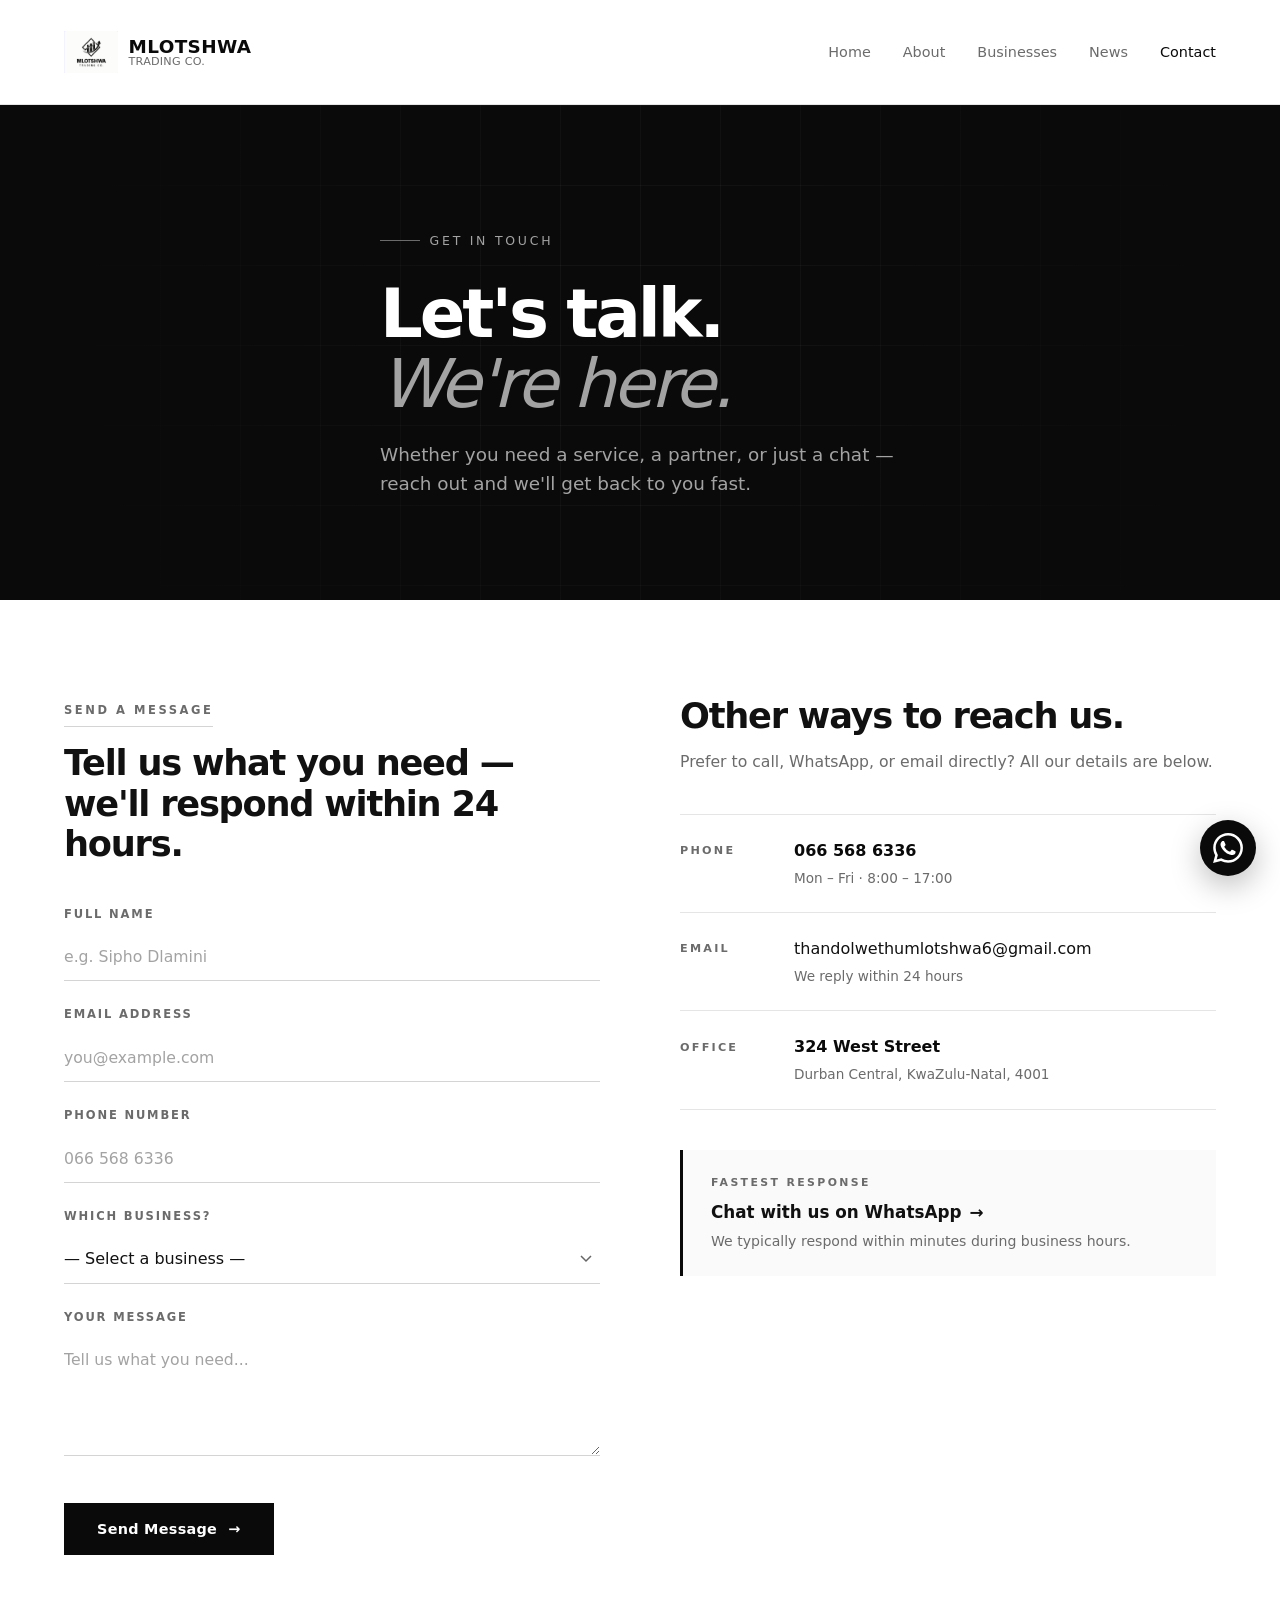
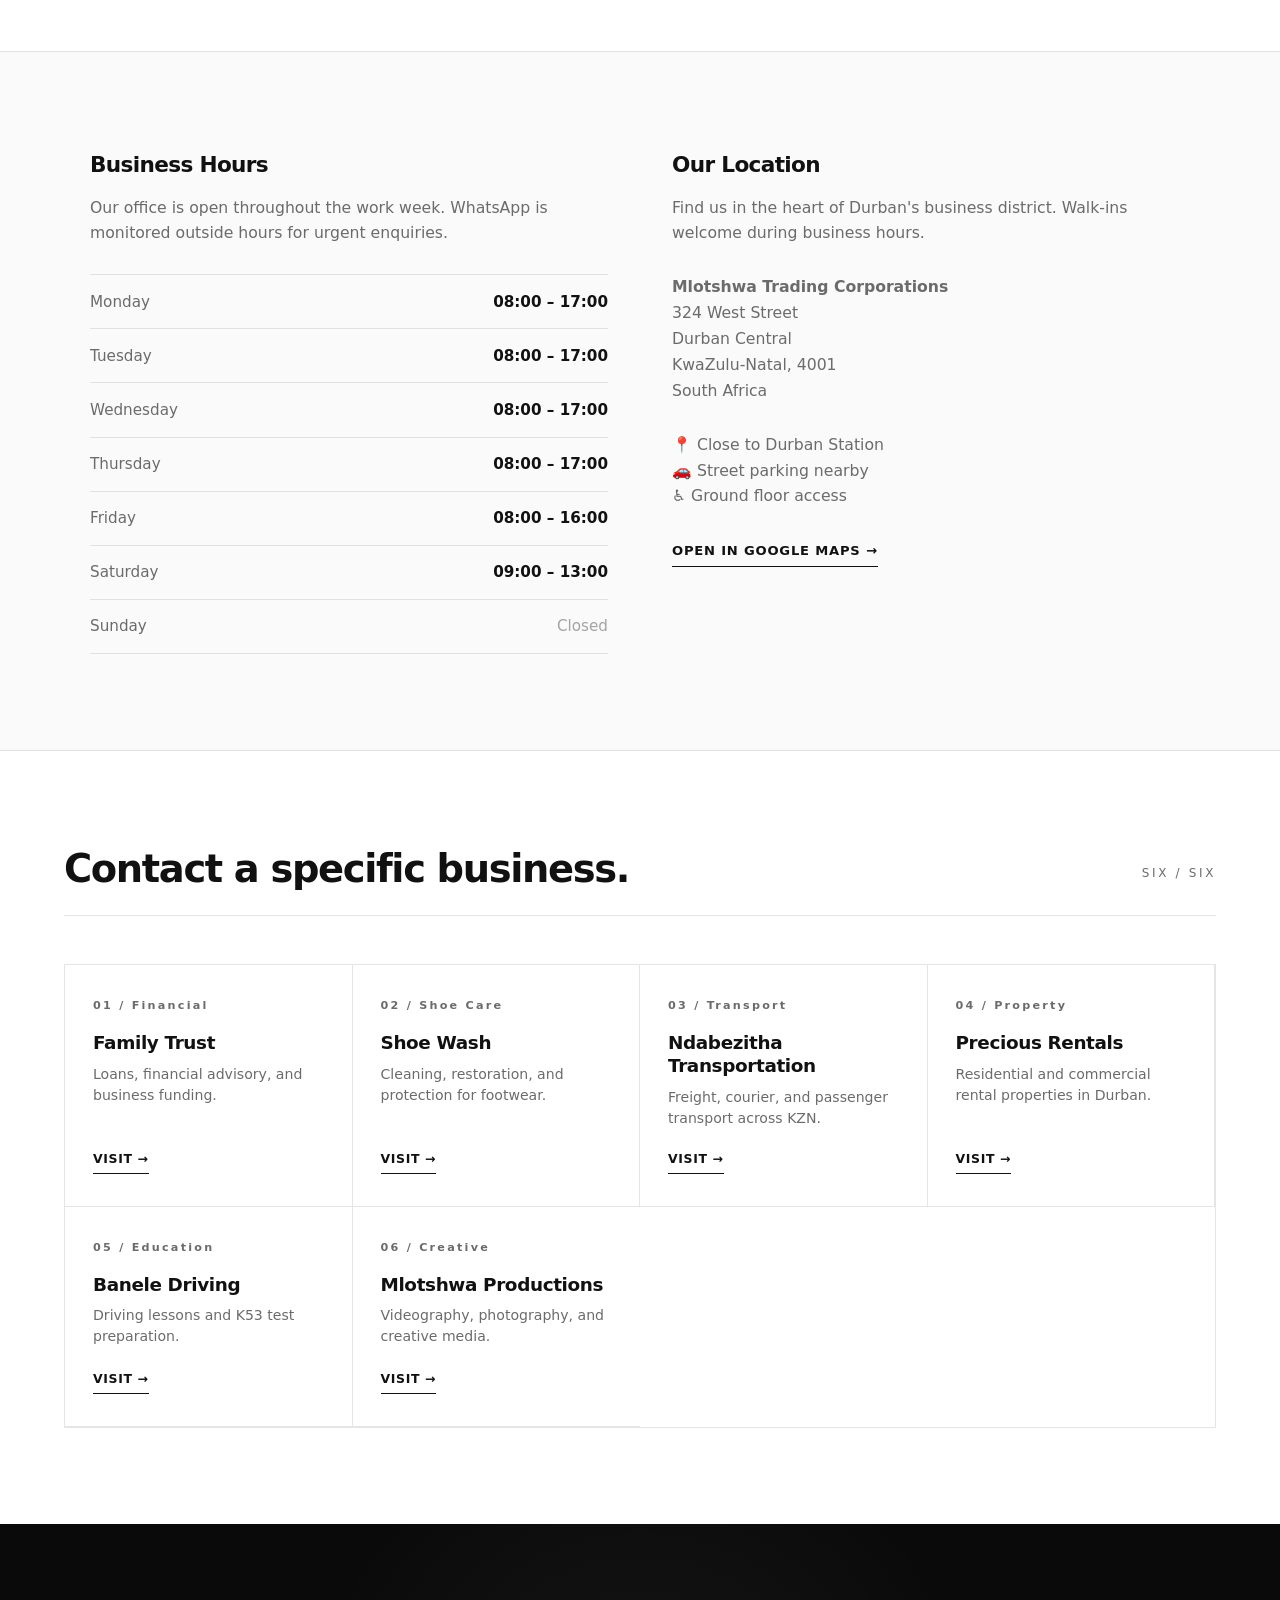
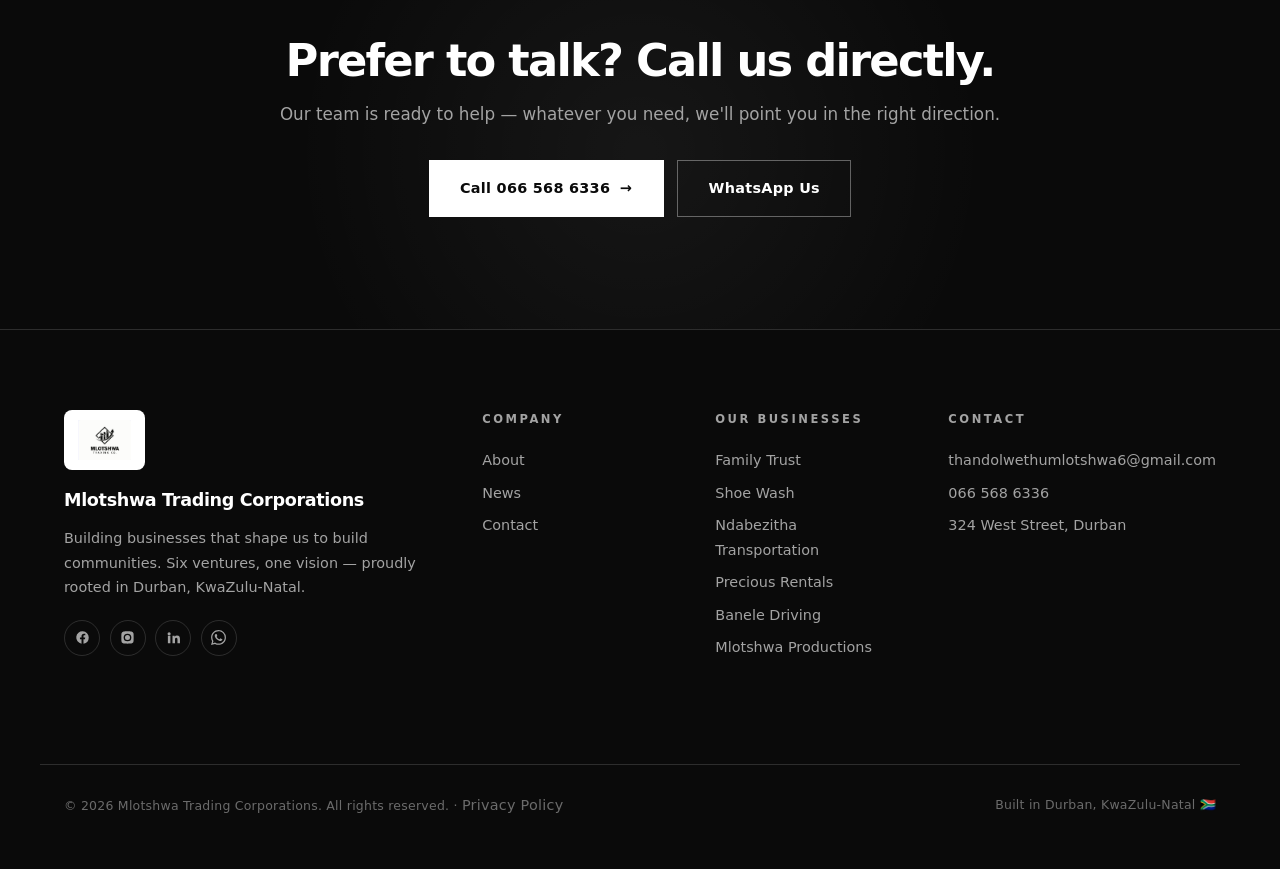
<file: contact.html>
<!DOCTYPE html>
<html lang="en">
<head>
  <meta charset="UTF-8" />
  <meta name="viewport" content="width=device-width, initial-scale=1.0" />
  <title>Contact — Mlotshwa Trading Corporations</title>
  <meta name="description" content="Get in touch with Mlotshwa Trading Corporations. Call, WhatsApp, email, or send us a message — we're one message away." />
  <link rel="icon" type="image/png" href="Logo.png" />

  <meta property="og:title" content="Contact — Mlotshwa Trading Corporations" />
  <meta property="og:description" content="Get in touch — we're one message away." />
  <meta property="og:image" content="images/logo.png" />

  <link rel="stylesheet" href="css/style.css" />
  <link rel="stylesheet" href="css/animations.css" />

  <style>
    /* ================================================================
       BLACK & WHITE — CONTACT PAGE
       White header · Black footer
       ================================================================ */

    :root {
      --bw-black: #0a0a0a;
      --bw-ink: #111111;
      --bw-gray-1: #1a1a1a;
      --bw-gray-2: #2a2a2a;
      --bw-gray-3: #6b6b6b;
      --bw-gray-4: #a3a3a3;
      --bw-gray-5: #d4d4d4;
      --bw-gray-6: #f5f5f5;
      --bw-gray-7: #fafafa;
      --bw-white: #ffffff;
      --bw-border: rgba(255, 255, 255, 0.14);
      --bw-border-dark: rgba(0, 0, 0, 0.1);
    }

    body {
      background: var(--bw-white);
      color: var(--bw-ink);
      font-family: system-ui, -apple-system, 'Inter', 'Segoe UI', Roboto, sans-serif;
      margin: 0;
    }

    h1, h2, h3, h4 {
      letter-spacing: -0.03em;
      font-weight: 700;
      color: var(--bw-ink);
    }

    /* ============ WHITE HEADER ============ */
    .navbar {
      background: var(--bw-white) !important;
      border-bottom: 1px solid var(--bw-border-dark);
      padding: 1.1rem 0;
      position: sticky;
      top: 0;
      z-index: 100;
    }

    .navbar .logo-text span:first-child {
      color: var(--bw-black);
      font-weight: 800;
      letter-spacing: 0.02em;
    }

    .navbar .logo-text span:last-child {
      color: var(--bw-gray-3);
      font-weight: 400;
      letter-spacing: 0.02em;
    }

    .navbar .nav-links a {
      color: var(--bw-gray-3) !important;
      font-weight: 500;
      font-size: 0.9rem;
      transition: color 0.25s ease;
    }

    .navbar .nav-links a:hover,
    .navbar .nav-links a.active {
      color: var(--bw-black) !important;
    }

    .navbar .menu-toggle span {
      background: var(--bw-black) !important;
    }

    /* ============ HERO ============ */
    .bw-hero {
      background: var(--bw-black);
      color: var(--bw-white);
      position: relative;
      overflow: hidden;
      padding: 6rem 0 5rem;
      min-height: 55vh;
      display: flex;
      align-items: center;
    }

    .bw-hero::before {
      content: '';
      position: absolute;
      inset: 0;
      background-image:
        linear-gradient(rgba(255, 255, 255, 0.035) 1px, transparent 1px),
        linear-gradient(90deg, rgba(255, 255, 255, 0.035) 1px, transparent 1px);
      background-size: 80px 80px;
      z-index: 1;
      pointer-events: none;
    }

    .bw-hero::after {
      content: '';
      position: absolute;
      inset: 0;
      background: radial-gradient(circle at 50% 45%, transparent 15%, var(--bw-black) 82%);
      z-index: 2;
      pointer-events: none;
    }

    .bw-hero .container {
      position: relative;
      z-index: 3;
    }

    .bw-hero-eyebrow {
      display: inline-flex;
      align-items: center;
      gap: 0.6rem;
      color: var(--bw-gray-4);
      font-size: 0.78rem;
      letter-spacing: 0.22em;
      text-transform: uppercase;
      font-weight: 500;
      margin-bottom: 1.75rem;
    }

    .bw-hero-eyebrow::before {
      content: '';
      width: 40px;
      height: 1px;
      background: var(--bw-gray-3);
    }

    .bw-hero h1 {
      color: var(--bw-white);
      font-size: clamp(2.4rem, 6vw, 4.2rem);
      line-height: 1.05;
      font-weight: 800;
      letter-spacing: -0.045em;
      margin: 0 0 1.25rem;
      max-width: 16ch;
    }

    .bw-hero h1 .accent-line {
      display: block;
      color: var(--bw-gray-4);
      font-weight: 300;
      font-style: italic;
    }

    .bw-hero-tagline {
      color: var(--bw-gray-4);
      font-size: clamp(1rem, 1.5vw, 1.15rem);
      line-height: 1.6;
      max-width: 520px;
      margin: 0;
    }

    /* ============ MAIN CONTACT LAYOUT ============ */
    .bw-contact {
      padding: 6rem 0;
      background: var(--bw-white);
    }

    .bw-contact-grid {
      display: grid;
      grid-template-columns: 1fr 1fr;
      gap: 5rem;
      align-items: start;
      max-width: 1200px;
      margin: 0 auto;
    }

    @media (max-width: 900px) {
      .bw-contact-grid {
        grid-template-columns: 1fr;
        gap: 3.5rem;
      }
    }

    /* ===== LEFT — FORM ===== */
    .bw-form-head {
      margin-bottom: 2.5rem;
    }

    .bw-form-head .bw-section-label {
      font-size: 0.72rem;
      letter-spacing: 0.22em;
      text-transform: uppercase;
      color: var(--bw-gray-3);
      font-weight: 600;
      margin-bottom: 1rem;
      display: inline-block;
      padding-bottom: 0.4rem;
      border-bottom: 1px solid var(--bw-gray-5);
    }

    .bw-form-head h2 {
      font-size: clamp(1.6rem, 3vw, 2.2rem);
      font-weight: 800;
      letter-spacing: -0.035em;
      margin: 0;
      line-height: 1.15;
      max-width: 20ch;
    }

    /* Form */
    .bw-form {
      display: flex;
      flex-direction: column;
      gap: 1.5rem;
    }

    .bw-field {
      position: relative;
    }

    .bw-field label {
      display: block;
      font-size: 0.72rem;
      letter-spacing: 0.16em;
      text-transform: uppercase;
      color: var(--bw-gray-3);
      font-weight: 600;
      margin-bottom: 0.6rem;
    }

    .bw-field input,
    .bw-field select,
    .bw-field textarea {
      width: 100%;
      padding: 0.9rem 0;
      border: none;
      border-bottom: 1.5px solid var(--bw-gray-5);
      background: transparent;
      color: var(--bw-ink);
      font-size: 1rem;
      font-family: inherit;
      outline: none;
      transition: border-color 0.3s ease;
      border-radius: 0;
      -webkit-appearance: none;
      appearance: none;
    }

    .bw-field textarea {
      resize: vertical;
      min-height: 120px;
      padding-top: 0.9rem;
    }

    .bw-field input:focus,
    .bw-field select:focus,
    .bw-field textarea:focus {
      border-bottom-color: var(--bw-black);
    }

    .bw-field input::placeholder,
    .bw-field textarea::placeholder {
      color: var(--bw-gray-4);
      font-size: 0.98rem;
    }

    .bw-field select {
      cursor: pointer;
      background-image: url("data:image/svg+xml,%3Csvg xmlns='http://www.w3.org/2000/svg' width='12' height='8' viewBox='0 0 12 8'%3E%3Cpath fill='none' stroke='%23666' stroke-width='1.5' d='M1 1l5 5 5-5'/%3E%3C/svg%3E");
      background-repeat: no-repeat;
      background-position: right 0.5rem center;
      padding-right: 2rem;
    }

    /* Honeypot hidden field */
    .bw-hp {
      position: absolute;
      left: -9999px;
      opacity: 0;
      pointer-events: none;
    }

    /* Submit button */
    .bw-submit {
      margin-top: 1rem;
      display: inline-flex;
      align-items: center;
      gap: 0.7rem;
      padding: 1.05rem 2rem;
      background: var(--bw-black);
      color: var(--bw-white);
      border: 1.5px solid var(--bw-black);
      font-size: 0.9rem;
      font-weight: 600;
      letter-spacing: 0.02em;
      cursor: pointer;
      font-family: inherit;
      align-self: flex-start;
      transition: background 0.3s ease, color 0.3s ease, transform 0.3s ease;
    }

    .bw-submit:hover {
      background: transparent;
      color: var(--bw-black);
      transform: translateY(-2px);
    }

    .bw-submit .arrow {
      transition: transform 0.3s ease;
    }

    .bw-submit:hover .arrow {
      transform: translateX(4px);
    }

    /* Success message */
    .bw-success {
      display: none;
      padding: 1.25rem 1.5rem;
      background: var(--bw-black);
      color: var(--bw-white);
      border-left: 3px solid var(--bw-white);
      font-size: 0.95rem;
      line-height: 1.6;
      margin-top: 1rem;
    }

    .bw-success.visible {
      display: block;
      animation: slideIn 0.5s cubic-bezier(0.22, 1, 0.36, 1);
    }

    @keyframes slideIn {
      from { opacity: 0; transform: translateY(10px); }
      to { opacity: 1; transform: translateY(0); }
    }

    /* ===== RIGHT — CONTACT INFO ===== */
    .bw-info-head {
      margin-bottom: 2.5rem;
    }

    .bw-info-head h2 {
      font-size: clamp(1.6rem, 3vw, 2.2rem);
      font-weight: 800;
      letter-spacing: -0.035em;
      margin: 0 0 0.75rem;
      line-height: 1.15;
    }

    .bw-info-head p {
      color: var(--bw-gray-3);
      font-size: 0.98rem;
      line-height: 1.6;
      margin: 0;
    }

    /* Contact items */
    .bw-contact-list {
      display: flex;
      flex-direction: column;
      gap: 0;
      border-top: 1px solid var(--bw-border-dark);
      margin-bottom: 2.5rem;
    }

    .bw-contact-item {
      display: grid;
      grid-template-columns: 90px 1fr;
      gap: 1.5rem;
      padding: 1.5rem 0;
      border-bottom: 1px solid var(--bw-border-dark);
      align-items: start;
      transition: padding 0.3s ease;
    }

    .bw-contact-item:hover {
      padding-left: 0.75rem;
    }

    .bw-contact-label {
      font-size: 0.7rem;
      letter-spacing: 0.2em;
      text-transform: uppercase;
      color: var(--bw-gray-3);
      font-weight: 600;
      padding-top: 0.2rem;
    }

    .bw-contact-value {
      color: var(--bw-ink);
      font-size: 1rem;
      line-height: 1.5;
      text-decoration: none;
      word-break: break-word;
      transition: color 0.25s ease;
      display: block;
    }

    .bw-contact-value strong {
      font-weight: 600;
      color: var(--bw-black);
    }

    .bw-contact-value a {
      color: var(--bw-ink);
      text-decoration: none;
      border-bottom: 1px solid transparent;
      transition: border-color 0.25s ease;
    }

    .bw-contact-value a:hover {
      border-bottom-color: var(--bw-ink);
    }

    .bw-contact-value .small {
      display: block;
      color: var(--bw-gray-3);
      font-size: 0.85rem;
      margin-top: 0.3rem;
    }

    /* WhatsApp callout */
    .bw-whatsapp-callout {
      display: block;
      padding: 1.5rem 1.75rem;
      background: var(--bw-gray-7);
      border-left: 3px solid var(--bw-black);
      text-decoration: none;
      color: inherit;
      transition: background 0.3s ease, transform 0.3s ease;
      margin-top: 1.5rem;
    }

    .bw-whatsapp-callout:hover {
      background: var(--bw-gray-6);
      transform: translateY(-3px);
    }

    .bw-whatsapp-callout .label {
      font-size: 0.68rem;
      letter-spacing: 0.22em;
      text-transform: uppercase;
      color: var(--bw-gray-3);
      font-weight: 600;
      margin-bottom: 0.5rem;
      display: block;
    }

    .bw-whatsapp-callout .title {
      font-size: 1.05rem;
      font-weight: 700;
      color: var(--bw-ink);
      margin: 0 0 0.35rem;
      display: flex;
      align-items: center;
      gap: 0.5rem;
    }

    .bw-whatsapp-callout .arrow {
      transition: transform 0.3s ease;
      display: inline-block;
    }

    .bw-whatsapp-callout:hover .arrow {
      transform: translateX(6px);
    }

    .bw-whatsapp-callout .sub {
      color: var(--bw-gray-3);
      font-size: 0.88rem;
      margin: 0;
      line-height: 1.5;
    }

    /* ============ HOURS + LOCATION STRIP ============ */
    .bw-info-strip {
      padding: 6rem 0;
      background: var(--bw-gray-7);
      border-top: 1px solid var(--bw-border-dark);
      border-bottom: 1px solid var(--bw-border-dark);
    }

    .bw-info-strip-grid {
      display: grid;
      grid-template-columns: 1fr 1fr;
      gap: 4rem;
      max-width: 1100px;
      margin: 0 auto;
    }

    @media (max-width: 800px) {
      .bw-info-strip-grid {
        grid-template-columns: 1fr;
        gap: 3rem;
      }
    }

    .bw-info-block h3 {
      font-size: 1.35rem;
      font-weight: 700;
      letter-spacing: -0.03em;
      margin: 0 0 0.75rem;
    }

    .bw-info-block > p {
      color: var(--bw-gray-3);
      font-size: 0.98rem;
      line-height: 1.65;
      margin: 0 0 1.75rem;
    }

    /* Hours list */
    .bw-hours-list {
      list-style: none;
      padding: 0;
      margin: 0;
      border-top: 1px solid var(--bw-border-dark);
    }

    .bw-hours-list li {
      display: flex;
      justify-content: space-between;
      align-items: center;
      padding: 0.9rem 0;
      border-bottom: 1px solid var(--bw-border-dark);
      font-size: 0.95rem;
    }

    .bw-hours-list li .day {
      color: var(--bw-gray-3);
      font-weight: 500;
    }

    .bw-hours-list li .time {
      color: var(--bw-ink);
      font-weight: 600;
      font-variant-numeric: tabular-nums;
    }

    .bw-hours-list li .closed {
      color: var(--bw-gray-4);
      font-weight: 500;
    }

    /* Location block */
    .bw-location-address {
      font-size: 1.05rem;
      line-height: 1.6;
      color: var(--bw-ink);
      font-weight: 500;
      margin: 0 0 1.25rem;
    }

    .bw-location-meta {
      color: var(--bw-gray-3);
      font-size: 0.9rem;
      line-height: 1.6;
      margin: 0 0 1.75rem;
    }

    .bw-map-link {
      display: inline-flex;
      align-items: center;
      gap: 0.5rem;
      font-size: 0.82rem;
      font-weight: 600;
      letter-spacing: 0.06em;
      text-transform: uppercase;
      color: var(--bw-ink);
      border-bottom: 1px solid var(--bw-ink);
      padding-bottom: 0.3rem;
      text-decoration: none;
      transition: gap 0.3s ease;
    }

    .bw-map-link:hover {
      gap: 0.8rem;
    }

    /* ============ BUSINESS DIRECTORY ============ */
    .bw-directory {
      padding: 6rem 0;
      background: var(--bw-white);
    }

    .bw-section-head {
      display: flex;
      justify-content: space-between;
      align-items: flex-end;
      margin-bottom: 3rem;
      gap: 2rem;
      flex-wrap: wrap;
      border-bottom: 1px solid var(--bw-border-dark);
      padding-bottom: 1.5rem;
    }

    .bw-section-head h2 {
      font-size: clamp(1.7rem, 3.2vw, 2.4rem);
      font-weight: 800;
      letter-spacing: -0.035em;
      margin: 0;
      max-width: 22ch;
      line-height: 1.15;
    }

    .bw-section-head .bw-count {
      font-size: 0.75rem;
      letter-spacing: 0.22em;
      text-transform: uppercase;
      color: var(--bw-gray-3);
      font-weight: 500;
      white-space: nowrap;
      padding-bottom: 0.5rem;
    }

    .bw-dir-grid {
      display: grid;
      grid-template-columns: repeat(auto-fit, minmax(260px, 1fr));
      gap: 0;
      border: 1px solid var(--bw-border-dark);
    }

    .bw-dir-item {
      padding: 2rem 1.75rem;
      background: var(--bw-white);
      text-decoration: none;
      color: inherit;
      display: flex;
      flex-direction: column;
      justify-content: space-between;
      min-height: 220px;
      transition: background 0.35s ease, color 0.35s ease;
      border-right: 1px solid var(--bw-border-dark);
      border-bottom: 1px solid var(--bw-border-dark);
      position: relative;
      overflow: hidden;
    }

    .bw-dir-grid > .bw-dir-item:last-child {
      border-right: none;
    }

    .bw-dir-item:hover {
      background: var(--bw-black);
      color: var(--bw-white);
    }

    .bw-dir-num {
      font-size: 0.7rem;
      letter-spacing: 0.2em;
      color: var(--bw-gray-3);
      font-weight: 600;
      margin-bottom: 1rem;
      transition: color 0.35s ease;
    }

    .bw-dir-item:hover .bw-dir-num {
      color: var(--bw-gray-4);
    }

    .bw-dir-item h3 {
      font-size: 1.15rem;
      font-weight: 700;
      letter-spacing: -0.02em;
      margin: 0 0 0.6rem;
      line-height: 1.25;
      transition: color 0.35s ease;
    }

    .bw-dir-item:hover h3 {
      color: var(--bw-white);
    }

    .bw-dir-item p {
      color: var(--bw-gray-3);
      font-size: 0.88rem;
      line-height: 1.5;
      margin: 0;
      transition: color 0.35s ease;
    }

    .bw-dir-item:hover p {
      color: var(--bw-gray-4);
    }

    .bw-dir-link {
      display: inline-flex;
      align-items: center;
      gap: 0.4rem;
      font-size: 0.78rem;
      font-weight: 600;
      letter-spacing: 0.05em;
      text-transform: uppercase;
      color: var(--bw-ink);
      border-bottom: 1px solid currentColor;
      padding-bottom: 0.25rem;
      align-self: flex-start;
      margin-top: 1.25rem;
      transition: color 0.35s ease, gap 0.3s ease;
    }

    .bw-dir-item:hover .bw-dir-link {
      color: var(--bw-white);
      gap: 0.7rem;
    }

    @media (max-width: 700px) {
      .bw-dir-item { border-right: none; }
    }

    /* ============ CTA ============ */
    .bw-cta {
      padding: 7rem 0;
      background: var(--bw-black);
      color: var(--bw-white);
      text-align: center;
      position: relative;
      overflow: hidden;
    }

    .bw-cta::before {
      content: '';
      position: absolute;
      top: -30%;
      left: 50%;
      transform: translateX(-50%);
      width: 700px;
      height: 700px;
      border-radius: 50%;
      background: radial-gradient(circle, rgba(255, 255, 255, 0.05), transparent 70%);
      pointer-events: none;
    }

    .bw-cta-inner {
      position: relative;
      z-index: 1;
      max-width: 800px;
      margin: 0 auto;
      padding: 0 1.5rem;
    }

    .bw-cta h2 {
      color: var(--bw-white);
      font-size: clamp(1.9rem, 4vw, 2.8rem);
      font-weight: 800;
      letter-spacing: -0.04em;
      line-height: 1.1;
      margin: 0 0 1rem;
    }

    .bw-cta p {
      color: var(--bw-gray-4);
      font-size: 1.05rem;
      line-height: 1.6;
      margin: 0 0 2rem;
    }

    .bw-btn-row {
      display: flex;
      gap: 0.85rem;
      flex-wrap: wrap;
      justify-content: center;
    }

    .bw-btn {
      display: inline-flex;
      align-items: center;
      gap: 0.6rem;
      padding: 1rem 1.9rem;
      font-size: 0.9rem;
      font-weight: 600;
      letter-spacing: 0.02em;
      text-decoration: none;
      border-radius: 0;
      transition: transform 0.3s cubic-bezier(0.22, 1, 0.36, 1),
                  background 0.3s ease,
                  color 0.3s ease;
      cursor: pointer;
      border: 1.5px solid transparent;
    }

    .bw-btn-primary {
      background: var(--bw-white);
      color: var(--bw-black);
    }

    .bw-btn-primary:hover {
      transform: translateY(-3px);
      box-shadow: 0 15px 40px rgba(255, 255, 255, 0.15);
    }

    .bw-btn-secondary {
      background: transparent;
      color: var(--bw-white);
      border-color: rgba(255, 255, 255, 0.35);
    }

    .bw-btn-secondary:hover {
      background: var(--bw-white);
      color: var(--bw-black);
      transform: translateY(-3px);
      border-color: var(--bw-white);
    }

    /* ============ BLACK FOOTER ============ */
    .footer {
      background: var(--bw-black);
      color: var(--bw-gray-4);
      border-top: 1px solid var(--bw-border);
      padding: 5rem 0 2rem;
    }

    .footer-grid {
      display: grid;
      grid-template-columns: 2fr 1fr 1fr 1.2fr;
      gap: 3rem;
      margin-bottom: 3rem;
    }

    @media (max-width: 900px) {
      .footer-grid {
        grid-template-columns: 1fr 1fr;
        gap: 2.5rem;
      }
    }

    @media (max-width: 560px) {
      .footer-grid {
        grid-template-columns: 1fr;
      }
    }
.footer-logo {
  height: 60px;
  width: auto;
  margin-bottom: 1rem;
  background: white;
  padding: 0.6rem 0.9rem;
  border-radius: 8px;
  display: block;
    }

    .footer h3 {
      color: var(--bw-white);
      font-weight: 700;
      font-size: 1.1rem;
      letter-spacing: -0.02em;
      margin: 0 0 0.75rem;
    }

    .footer h4 {
      font-size: 0.72rem;
      letter-spacing: 0.22em;
      text-transform: uppercase;
      color: var(--bw-gray-4);
      margin: 0 0 1.25rem;
      font-weight: 600;
    }

    .footer p,
    .footer a,
    .footer li {
      color: var(--bw-gray-4);
      font-size: 0.9rem;
      line-height: 1.7;
    }

    .footer p {
      margin: 0 0 0.5rem;
    }

    .footer ul {
      list-style: none;
      padding: 0;
      margin: 0;
    }

    .footer li {
      margin-bottom: 0.6rem;
    }

    .footer a {
      text-decoration: none;
      transition: color 0.25s ease, padding-left 0.25s ease;
      display: inline-block;
    }

    .footer a:hover {
      color: var(--bw-white);
      padding-left: 4px;
    }

    .footer-social {
      display: flex;
      gap: 0.6rem;
      margin-top: 1.25rem;
    }

    .footer-social a {
      width: 36px;
      height: 36px;
      border-radius: 50%;
      border: 1px solid var(--bw-border);
      display: flex;
      align-items: center;
      justify-content: center;
      padding: 0;
      transition: background 0.3s ease, border-color 0.3s ease, transform 0.3s ease;
    }

    .footer-social a:hover {
      background: var(--bw-white);
      border-color: var(--bw-white);
      transform: translateY(-3px);
      padding-left: 0;
    }

    .footer-social svg {
      width: 15px;
      height: 15px;
      fill: var(--bw-gray-4);
      transition: fill 0.3s ease;
    }

    .footer-social a:hover svg {
      fill: var(--bw-black);
    }

    .footer-bottom {
      border-top: 1px solid var(--bw-border);
      margin-top: 2rem;
      padding-top: 1.75rem;
      display: flex;
      justify-content: space-between;
      align-items: center;
      flex-wrap: wrap;
      gap: 1rem;
    }

    .footer-bottom p {
      font-size: 0.78rem;
      color: var(--bw-gray-3);
      margin: 0;
      letter-spacing: 0.02em;
    }

    .footer-bottom a {
      color: var(--bw-gray-3);
    }

    .footer-bottom a:hover {
      color: var(--bw-white);
      padding-left: 0;
    }

    /* ============ WhatsApp float ============ */
    .whatsapp-float {
      background: var(--bw-black) !important;
      color: var(--bw-white) !important;
      box-shadow: 0 10px 30px rgba(0, 0, 0, 0.25) !important;
    }

    .whatsapp-float svg {
      fill: var(--bw-white) !important;
    }

    /* ============ Reveal ============ */
    .bw-reveal {
      opacity: 0;
      transform: translateY(28px);
      transition: opacity 0.8s cubic-bezier(0.22, 1, 0.36, 1),
                  transform 0.8s cubic-bezier(0.22, 1, 0.36, 1);
    }

    .bw-reveal.is-visible {
      opacity: 1;
      transform: translateY(0);
    }
  </style>
</head>
<body>

  <!-- ============ WHITE HEADER ============ -->
  <header class="navbar">
    <div class="container nav-inner">
      <a href="index.html" class="logo">
        <img src="Logo.png" alt="Mlotshwa Trading Co." />
        <span class="logo-text">
          <span>MLOTSHWA</span>
          <span>Trading Co.</span>
        </span>
      </a>
      <nav>
        <ul class="nav-links" id="navLinks">
          <li><a href="index.html">Home</a></li>
          <li><a href="about.html">About</a></li>
          <li><a href="businesses.html">Businesses</a></li>
          <li><a href="news.html">News</a></li>
          <li><a href="contact.html" class="active">Contact</a></li>
        </ul>
      </nav>
      <button class="menu-toggle" id="menuToggle" aria-label="Toggle menu">
        <span></span><span></span><span></span>
      </button>
    </div>
  </header>

  <!-- ============ HERO ============ -->
  <section class="bw-hero">
    <div class="container">
      <div class="bw-hero-eyebrow">Get in Touch</div>
      <h1>
        Let's talk.<br />
        <span class="accent-line">We're here.</span>
      </h1>
      <p class="bw-hero-tagline">
        Whether you need a service, a partner, or just a chat — reach out
        and we'll get back to you fast.
      </p>
    </div>
  </section>

  <!-- ============ MAIN CONTACT ============ -->
  <section class="bw-contact">
    <div class="container">
      <div class="bw-contact-grid">

        <!-- LEFT — FORM -->
        <div class="bw-reveal">
          <div class="bw-form-head">
            <span class="bw-section-label">Send a Message</span>
            <h2>Tell us what you need — we'll respond within 24 hours.</h2>
          </div>

          <form class="bw-form"
      id="contactForm"
      action="https://formspree.io/f/xrperjaw"
      method="POST">

  <input type="hidden" name="_next" value="/contact.html?sent=1" />
  <input type="hidden" name="_subject" value="New enquiry from Mlotshwa website" />

  <div class="bw-field">
    <label for="name">Full Name</label>
    <input type="text" id="name" name="name" placeholder="e.g. Sipho Dlamini" required />
  </div>

  <div class="bw-field">
    <label for="email">Email Address</label>
    <input type="email" id="email" name="email" placeholder="you@example.com" required />
  </div>

  <div class="bw-field">
    <label for="phone">Phone Number</label>
    <input type="tel" id="phone" name="phone" placeholder="066 568 6336" />
  </div>

  <div class="bw-field">
    <label for="business">Which Business?</label>
    <select id="business" name="business" required>
      <option value="">— Select a business —</option>
      <option value="family-trust">Family Trust — Financial Services</option>
      <option value="shoe-wash">Shoe Wash — Shoe Cleaning</option>
      <option value="ndabezitha">Ndabezitha Transportation</option>
      <option value="precious-rentals">Precious Rentals</option>
      <option value="banele-driving">Banele Driving</option>
      <option value="mlotshwa-productions">Mlotshwa Productions</option>
      <option value="general">General Enquiry</option>
    </select>
  </div>

  <div class="bw-field">
    <label for="message">Your Message</label>
    <textarea id="message" name="message" placeholder="Tell us what you need..." required></textarea>
  </div>

  <!-- Honeypot (spam trap — hidden) -->
  <input type="text" name="_gotcha" style="display:none !important;" tabindex="-1" autocomplete="off" />

  <button type="submit" class="bw-submit">
    Send Message <span class="arrow">→</span>
  </button>

  <div class="bw-success" id="formSuccess">
    ✓ Thank you. Your message has been sent — we'll be in touch shortly.
  </div>
</form>
        </div>

        <!-- RIGHT — CONTACT INFO -->
        <div class="bw-reveal">
          <div class="bw-info-head">
            <h2>Other ways to reach us.</h2>
            <p>Prefer to call, WhatsApp, or email directly? All our details are below.</p>
          </div>

          <div class="bw-contact-list">

            <div class="bw-contact-item">
              <div class="bw-contact-label">Phone</div>
              <div class="bw-contact-value">
                <a href="tel:+27665686336"><strong>066 568 6336</strong></a>
                <span class="small">Mon – Fri · 8:00 – 17:00</span>
              </div>
            </div>

            <div class="bw-contact-item">
              <div class="bw-contact-label">Email</div>
              <div class="bw-contact-value">
                <a href="mailto:thandolwethumlotshwa6@gmail.com">thandolwethumlotshwa6@gmail.com</a>
                <span class="small">We reply within 24 hours</span>
              </div>
            </div>

            <div class="bw-contact-item">
              <div class="bw-contact-label">Office</div>
              <div class="bw-contact-value">
                <strong>324 West Street</strong>
                <span class="small">Durban Central, KwaZulu-Natal, 4001</span>
              </div>
            </div>

          </div>

          <!-- WhatsApp callout -->
          <a href="https://wa.me/27665686336?text=Hi%20Mlotshwa%20Trading%20Co.%2C%20I'd%20like%20to%20enquire%20about%20your%20services."
             class="bw-whatsapp-callout"
             target="_blank"
             rel="noopener">
            <span class="label">Fastest Response</span>
            <p class="title">
              Chat with us on WhatsApp <span class="arrow">→</span>
            </p>
            <p class="sub">We typically respond within minutes during business hours.</p>
          </a>

        </div>

      </div>
    </div>
  </section>

  <!-- ============ HOURS + LOCATION ============ -->
  <section class="bw-info-strip">
    <div class="container">
      <div class="bw-info-strip-grid">

        <!-- HOURS -->
        <div class="bw-info-block bw-reveal">
          <h3>Business Hours</h3>
          <p>Our office is open throughout the work week. WhatsApp is monitored outside hours for urgent enquiries.</p>

          <ul class="bw-hours-list">
            <li><span class="day">Monday</span><span class="time">08:00 – 17:00</span></li>
            <li><span class="day">Tuesday</span><span class="time">08:00 – 17:00</span></li>
            <li><span class="day">Wednesday</span><span class="time">08:00 – 17:00</span></li>
            <li><span class="day">Thursday</span><span class="time">08:00 – 17:00</span></li>
            <li><span class="day">Friday</span><span class="time">08:00 – 16:00</span></li>
            <li><span class="day">Saturday</span><span class="time">09:00 – 13:00</span></li>
            <li><span class="day">Sunday</span><span class="closed">Closed</span></li>
          </ul>
        </div>

        <!-- LOCATION -->
        <div class="bw-info-block bw-reveal">
          <h3>Our Location</h3>
          <p>Find us in the heart of Durban's business district. Walk-ins welcome during business hours.</p>

          <p class="bw-location-address">
            <strong>Mlotshwa Trading Corporations</strong><br />
            324 West Street<br />
            Durban Central<br />
            KwaZulu-Natal, 4001<br />
            South Africa
          </p>

          <p class="bw-location-meta">
            📍 Close to Durban Station<br />
            🚗 Street parking nearby<br />
            ♿ Ground floor access
          </p>

          <a href="https://maps.google.com/?q=324+West+Street+Durban" target="_blank" rel="noopener" class="bw-map-link">
            Open in Google Maps →
          </a>
        </div>

      </div>
    </div>
  </section>

  <!-- ============ DIRECTORY ============ -->
  <section class="bw-directory">
    <div class="container">
      <div class="bw-section-head bw-reveal">
        <h2>Contact a specific business.</h2>
        <div class="bw-count">Six / Six</div>
      </div>

      <div class="bw-dir-grid">

        <a href="business-family-trust.html" class="bw-dir-item bw-reveal">
          <div>
            <div class="bw-dir-num">01 / Financial</div>
            <h3>Family Trust</h3>
            <p>Loans, financial advisory, and business funding.</p>
          </div>
          <span class="bw-dir-link">Visit →</span>
        </a>

        <a href="business-shoe-wash.html" class="bw-dir-item bw-reveal">
          <div>
            <div class="bw-dir-num">02 / Shoe Care</div>
            <h3>Shoe Wash</h3>
            <p>Cleaning, restoration, and protection for footwear.</p>
          </div>
          <span class="bw-dir-link">Visit →</span>
        </a>

        <a href="business-ndabezitha.html" class="bw-dir-item bw-reveal">
          <div>
            <div class="bw-dir-num">03 / Transport</div>
            <h3>Ndabezitha Transportation</h3>
            <p>Freight, courier, and passenger transport across KZN.</p>
          </div>
          <span class="bw-dir-link">Visit →</span>
        </a>

        <a href="business-precious-rentals.html" class="bw-dir-item bw-reveal">
          <div>
            <div class="bw-dir-num">04 / Property</div>
            <h3>Precious Rentals</h3>
            <p>Residential and commercial rental properties in Durban.</p>
          </div>
          <span class="bw-dir-link">Visit →</span>
        </a>

        <a href="business-banele-driving.html" class="bw-dir-item bw-reveal">
          <div>
            <div class="bw-dir-num">05 / Education</div>
            <h3>Banele Driving</h3>
            <p>Driving lessons and K53 test preparation.</p>
          </div>
          <span class="bw-dir-link">Visit →</span>
        </a>

        <a href="business-mlotshwa-productions.html" class="bw-dir-item bw-reveal">
          <div>
            <div class="bw-dir-num">06 / Creative</div>
            <h3>Mlotshwa Productions</h3>
            <p>Videography, photography, and creative media.</p>
          </div>
          <span class="bw-dir-link">Visit →</span>
        </a>

      </div>
    </div>
  </section>

  <!-- ============ CTA ============ -->
  <section class="bw-cta">
    <div class="bw-cta-inner">
      <h2>Prefer to talk? Call us directly.</h2>
      <p>Our team is ready to help — whatever you need, we'll point you in the right direction.</p>
      <div class="bw-btn-row">
        <a href="tel:+27665686336" class="bw-btn bw-btn-primary">
          Call 066 568 6336 <span>→</span>
        </a>
        <a href="https://wa.me/27665686336" class="bw-btn bw-btn-secondary" target="_blank" rel="noopener">
          WhatsApp Us
        </a>
      </div>
    </div>
  </section>

  <!-- ============ BLACK FOOTER ============ -->
  <footer class="footer">
    <div class="container footer-grid">

      <div>
        <img src="Logo.png" alt="Mlotshwa Trading Co." class="footer-logo" />
        <h3>Mlotshwa Trading Corporations</h3>
        <p>Building businesses that shape us to build communities. Six ventures, one vision — proudly rooted in Durban, KwaZulu-Natal.</p>

        <div class="footer-social">
          <a href="#" aria-label="Facebook" title="Facebook">
            <svg viewBox="0 0 24 24"><path d="M22 12a10 10 0 1 0-11.56 9.87v-6.99H7.9V12h2.54V9.8c0-2.51 1.5-3.89 3.78-3.89 1.1 0 2.24.2 2.24.2v2.46H15.2c-1.24 0-1.63.77-1.63 1.56V12h2.77l-.44 2.88h-2.33v6.99A10 10 0 0 0 22 12z"/></svg>
          </a>
          <a href="#" aria-label="Instagram" title="Instagram">
            <svg viewBox="0 0 24 24"><path d="M12 2.16c3.2 0 3.58.01 4.85.07 1.17.05 1.8.25 2.23.41.56.22.96.48 1.38.9.42.42.68.82.9 1.38.16.42.36 1.06.41 2.23.06 1.27.07 1.65.07 4.85s-.01 3.58-.07 4.85c-.05 1.17-.25 1.8-.41 2.23-.22.56-.48.96-.9 1.38-.42.42-.82.68-1.38.9-.42.16-1.06.36-2.23.41-1.27.06-1.65.07-4.85.07s-3.58-.01-4.85-.07c-1.17-.05-1.8-.25-2.23-.41a3.7 3.7 0 0 1-1.38-.9 3.7 3.7 0 0 1-.9-1.38c-.16-.42-.36-1.06-.41-2.23C2.17 15.58 2.16 15.2 2.16 12s.01-3.58.07-4.85c.05-1.17.25-1.8.41-2.23.22-.56.48-.96.9-1.38.42-.42.82-.68 1.38-.9.42-.16 1.06-.36 2.23-.41C8.42 2.17 8.8 2.16 12 2.16zm0 3.68A6.16 6.16 0 1 0 18.16 12 6.16 6.16 0 0 0 12 5.84zm0 10.16A4 4 0 1 1 16 12a4 4 0 0 1-4 4zm6.4-10.4a1.44 1.44 0 1 1-1.44-1.44 1.44 1.44 0 0 1 1.44 1.44z"/></svg>
          </a>
          <a href="#" aria-label="LinkedIn" title="LinkedIn">
            <svg viewBox="0 0 24 24"><path d="M4.98 3.5a2.5 2.5 0 1 1 0 5 2.5 2.5 0 0 1 0-5zM3 9h4v12H3V9zm7 0h3.8v1.7h.05a4.17 4.17 0 0 1 3.75-2.06c4 0 4.75 2.64 4.75 6.08V21h-4v-5.5c0-1.31-.03-3-1.83-3s-2.12 1.43-2.12 2.9V21h-4V9z"/></svg>
          </a>
          <a href="https://wa.me/27665686336" aria-label="WhatsApp" title="WhatsApp" target="_blank" rel="noopener">
            <svg viewBox="0 0 24 24"><path d="M17.472 14.382c-.297-.149-1.758-.867-2.03-.967-.273-.099-.471-.148-.67.15-.197.297-.767.966-.94 1.164-.173.199-.347.223-.644.075-.297-.15-1.255-.463-2.39-1.475-.883-.788-1.48-1.761-1.653-2.059-.173-.297-.018-.458.13-.606.134-.133.298-.347.446-.52.149-.174.198-.298.298-.497.099-.198.05-.371-.025-.52-.075-.149-.669-1.612-.916-2.207-.242-.579-.487-.5-.669-.51-.173-.008-.371-.01-.57-.01-.198 0-.52.074-.792.372-.272.297-1.04 1.016-1.04 2.479 0 1.462 1.065 2.875 1.213 3.074.149.198 2.096 3.2 5.077 4.487.709.306 1.262.489 1.694.625.712.227 1.36.195 1.871.118.571-.085 1.758-.719 2.006-1.413.248-.694.248-1.289.173-1.413-.074-.124-.272-.198-.57-.347m-5.421 7.403h-.004a9.87 9.87 0 01-5.031-1.378l-.361-.214-3.741.982.998-3.648-.235-.374a9.86 9.86 0 01-1.51-5.26c.001-5.45 4.436-9.884 9.888-9.884 2.64 0 5.122 1.03 6.988 2.898a9.825 9.825 0 012.893 6.994c-.003 5.45-4.437 9.884-9.885 9.884m8.413-18.297A11.815 11.815 0 0012.05 0C5.495 0 .16 5.335.157 11.892c0 2.096.547 4.142 1.588 5.945L.057 24l6.305-1.654a11.882 11.882 0 005.683 1.448h.005c6.554 0 11.89-5.335 11.893-11.893a11.821 11.821 0 00-3.48-8.413z"/></svg>
          </a>
        </div>
      </div>

      <div>
        <h4>Company</h4>
        <ul>
          <li><a href="about.html">About</a></li>
          <li><a href="news.html">News</a></li>
          <li><a href="contact.html">Contact</a></li>
        </ul>
      </div>

      <div>
        <h4>Our Businesses</h4>
        <ul>
          <li><a href="business-family-trust.html">Family Trust</a></li>
          <li><a href="business-shoe-wash.html">Shoe Wash</a></li>
          <li><a href="business-ndabezitha.html">Ndabezitha Transportation</a></li>
          <li><a href="business-precious-rentals.html">Precious Rentals</a></li>
          <li><a href="business-banele-driving.html">Banele Driving</a></li>
          <li><a href="business-mlotshwa-productions.html">Mlotshwa Productions</a></li>
        </ul>
      </div>

      <div>
        <h4>Contact</h4>
        <p>thandolwethumlotshwa6@gmail.com</p>
        <p>066 568 6336</p>
        <p>324 West Street, Durban</p>
      </div>

    </div>

    <div class="container footer-bottom">
      <p>© 2026 Mlotshwa Trading Corporations. All rights reserved. · <a href="privacy.html">Privacy Policy</a></p>
      <p>Built in Durban, KwaZulu-Natal 🇿🇦</p>
    </div>
  </footer>

  <!-- ============ WHATSAPP FLOAT ============ -->
  <a href="https://wa.me/27665686336" class="whatsapp-float" target="_blank" rel="noopener" aria-label="Chat on WhatsApp">
    <svg viewBox="0 0 24 24" xmlns="http://www.w3.org/2000/svg">
      <path d="M17.472 14.382c-.297-.149-1.758-.867-2.03-.967-.273-.099-.471-.148-.67.15-.197.297-.767.966-.94 1.164-.173.199-.347.223-.644.075-.297-.15-1.255-.463-2.39-1.475-.883-.788-1.48-1.761-1.653-2.059-.173-.297-.018-.458.13-.606.134-.133.298-.347.446-.52.149-.174.198-.298.298-.497.099-.198.05-.371-.025-.52-.075-.149-.669-1.612-.916-2.207-.242-.579-.487-.5-.669-.51-.173-.008-.371-.01-.57-.01-.198 0-.52.074-.792.372-.272.297-1.04 1.016-1.04 2.479 0 1.462 1.065 2.875 1.213 3.074.149.198 2.096 3.2 5.077 4.487.709.306 1.262.489 1.694.625.712.227 1.36.195 1.871.118.571-.085 1.758-.719 2.006-1.413.248-.694.248-1.289.173-1.413-.074-.124-.272-.198-.57-.347m-5.421 7.403h-.004a9.87 9.87 0 01-5.031-1.378l-.361-.214-3.741.982.998-3.648-.235-.374a9.86 9.86 0 01-1.51-5.26c.001-5.45 4.436-9.884 9.888-9.884 2.64 0 5.122 1.03 6.988 2.898a9.825 9.825 0 012.893 6.994c-.003 5.45-4.437 9.884-9.885 9.884m8.413-18.297A11.815 11.815 0 0012.05 0C5.495 0 .16 5.335.157 11.892c0 2.096.547 4.142 1.588 5.945L.057 24l6.305-1.654a11.882 11.882 0 005.683 1.448h.005c6.554 0 11.89-5.335 11.893-11.893a11.821 11.821 0 00-3.48-8.413Z"/>
    </svg>
  </a>

<!-- ============ SCRIPTS ============ -->
<script>
  /* ---------- Menu toggle ---------- */
  (function () {
    const toggle = document.getElementById('menuToggle');
    const links  = document.getElementById('navLinks');
    if (!toggle || !links) return;
    toggle.addEventListener('click', () => links.classList.toggle('open'));
  })();

  /* ---------- Scroll reveal ---------- */
  (function () {
    const els = document.querySelectorAll('.bw-reveal');
    if (!els.length) return;

    const observer = new IntersectionObserver((entries) => {
      entries.forEach((entry, i) => {
        if (entry.isIntersecting) {
          setTimeout(() => {
            entry.target.classList.add('is-visible');
          }, i * 80);
          observer.unobserve(entry.target);
        }
      });
    }, { threshold: 0.12 });

    els.forEach(el => observer.observe(el));
  })();

  /* ---------- Contact form ---------- */
  (function () {
    const form = document.getElementById('contactForm');
    const success = document.getElementById('formSuccess');
    if (!form) return;

    /* 1. Clear the form immediately when submit is clicked
          (do NOT preventDefault — Formspree needs the native submit) */
    form.addEventListener('submit', () => {
      setTimeout(() => {
        form.reset();
        // Also clear the "which business" select back to placeholder
        const sel = form.querySelector('select');
        if (sel) sel.selectedIndex = 0;
      }, 0);
    });

    /* 2. On page load — if the URL has ?sent=1, it means the user
          just came back from Formspree. Clear everything again
          (in case the browser restored cached values) and show success. */
    if (window.location.search.indexOf('sent=1') !== -1) {

      // Clear the form completely
      form.reset();
      const sel = form.querySelector('select');
      if (sel) sel.selectedIndex = 0;

      // Clear every input explicitly (belt & braces — for browsers that ignore reset)
      form.querySelectorAll('input, textarea, select').forEach((field) => {
        if (field.type === 'hidden') return;
        if (field.type === 'checkbox' || field.type === 'radio') {
          field.checked = false;
        } else if (field.tagName === 'SELECT') {
          field.selectedIndex = 0;
        } else {
          field.value = '';
        }
      });

      // Show success message
      if (success) {
        success.classList.add('visible');
        setTimeout(() => success.classList.remove('visible'), 8000);
      }

      // Clean the URL so refresh doesn't re-show anything
      if (window.history.replaceState) {
        window.history.replaceState({}, '', window.location.pathname);
      }
    }
  })();

  /* ---------- Prevent browser from restoring form values on back/forward ---------- */
  window.addEventListener('pageshow', function (event) {
    const form = document.getElementById('contactForm');
    if (!form) return;
    // If the page was restored from cache (back button), clear the form
    if (event.persisted || performance.getEntriesByType('navigation')[0]?.type === 'back_forward') {
      form.reset();
      form.querySelectorAll('input, textarea, select').forEach((field) => {
        if (field.type === 'hidden') return;
        if (field.type === 'checkbox' || field.type === 'radio') {
          field.checked = false;
        } else if (field.tagName === 'SELECT') {
          field.selectedIndex = 0;
        } else {
          field.value = '';
        }
      });
    }
  });
</script>
<script src="js/business-animations.js"></script>
</body>
</html>
</file>
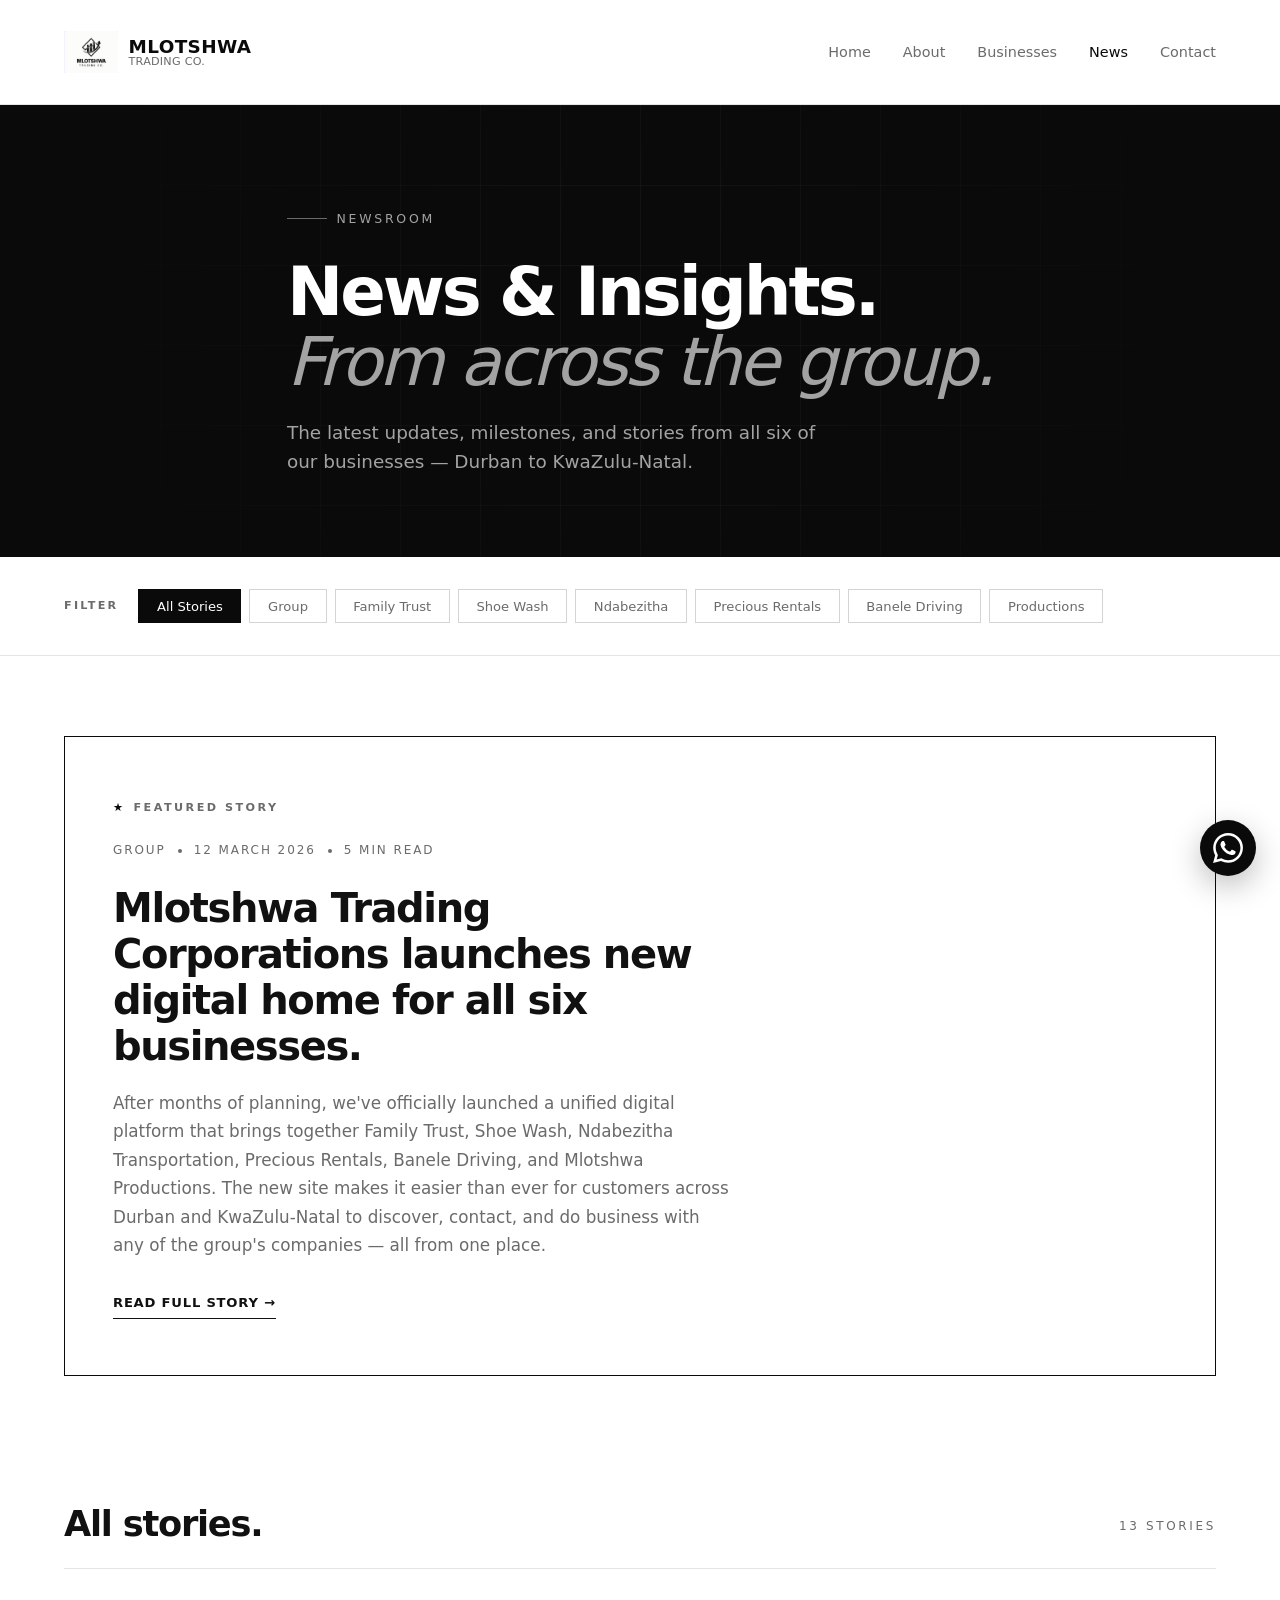
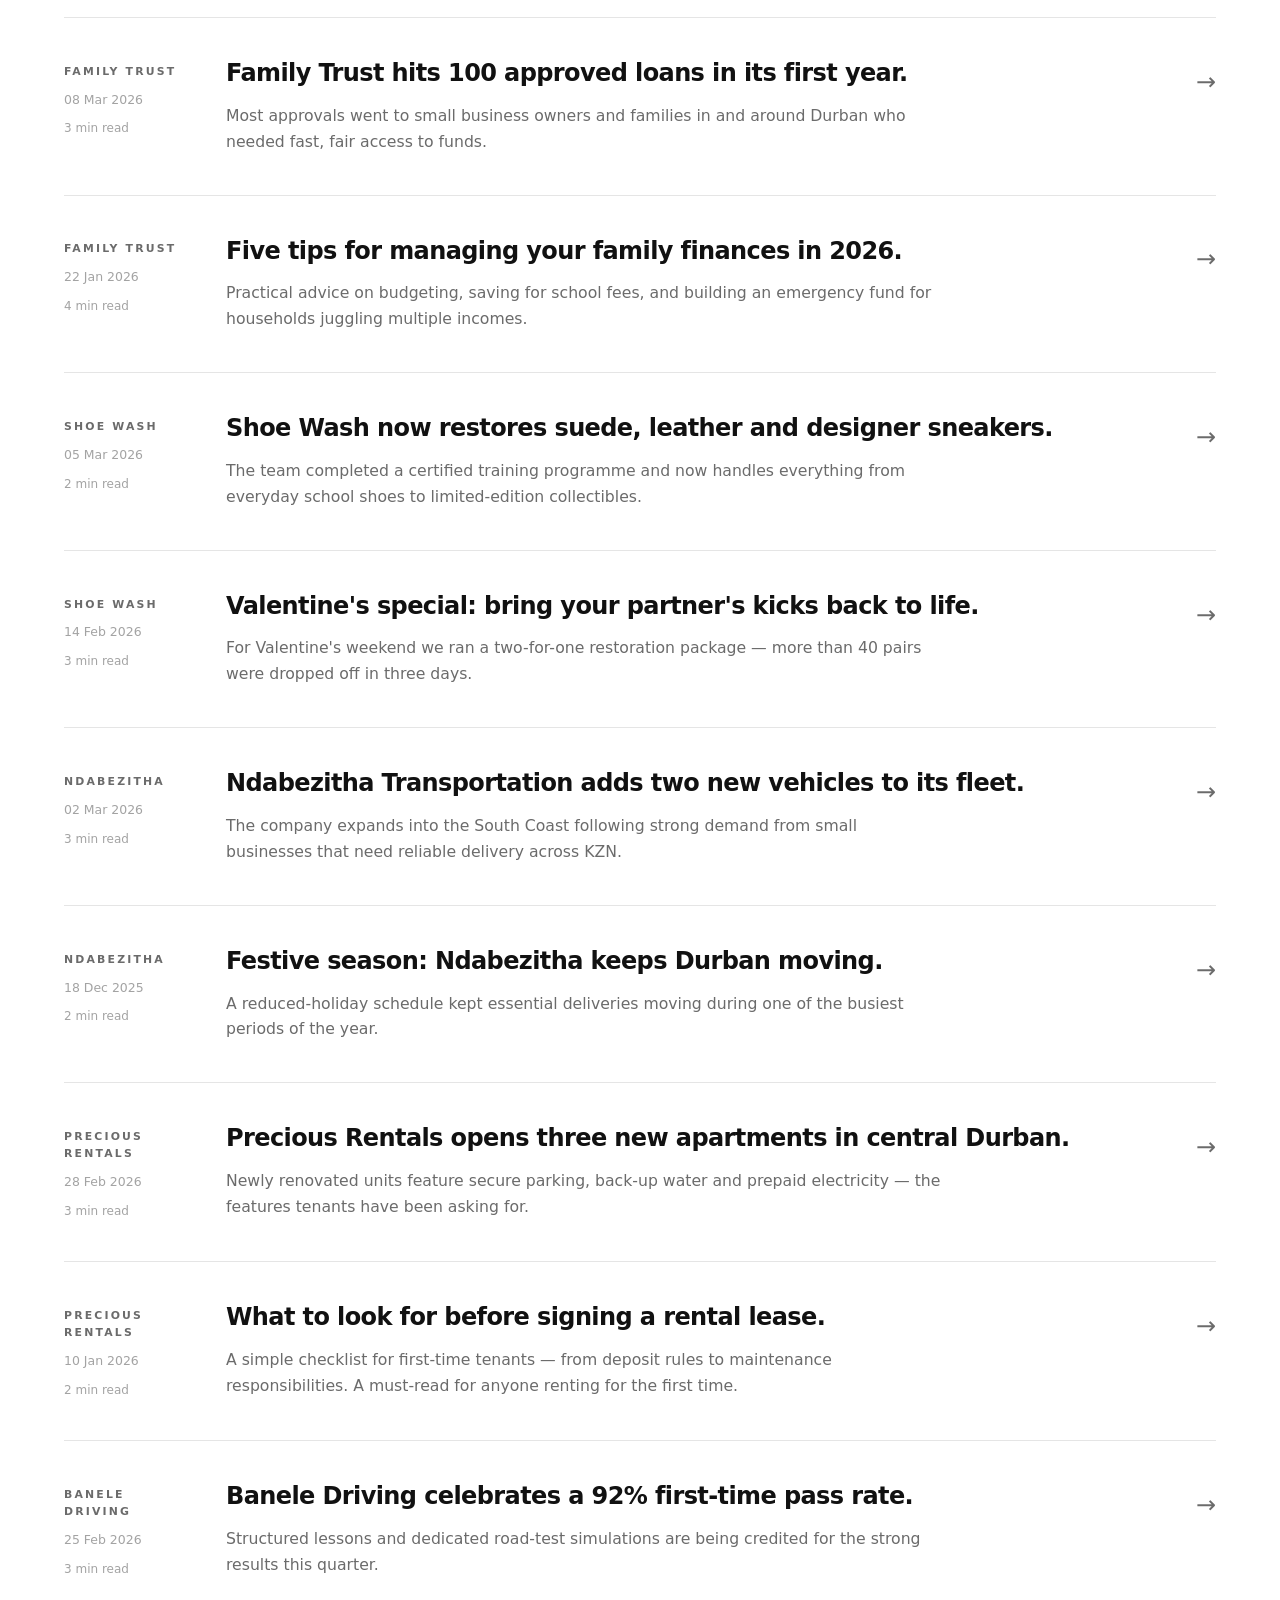
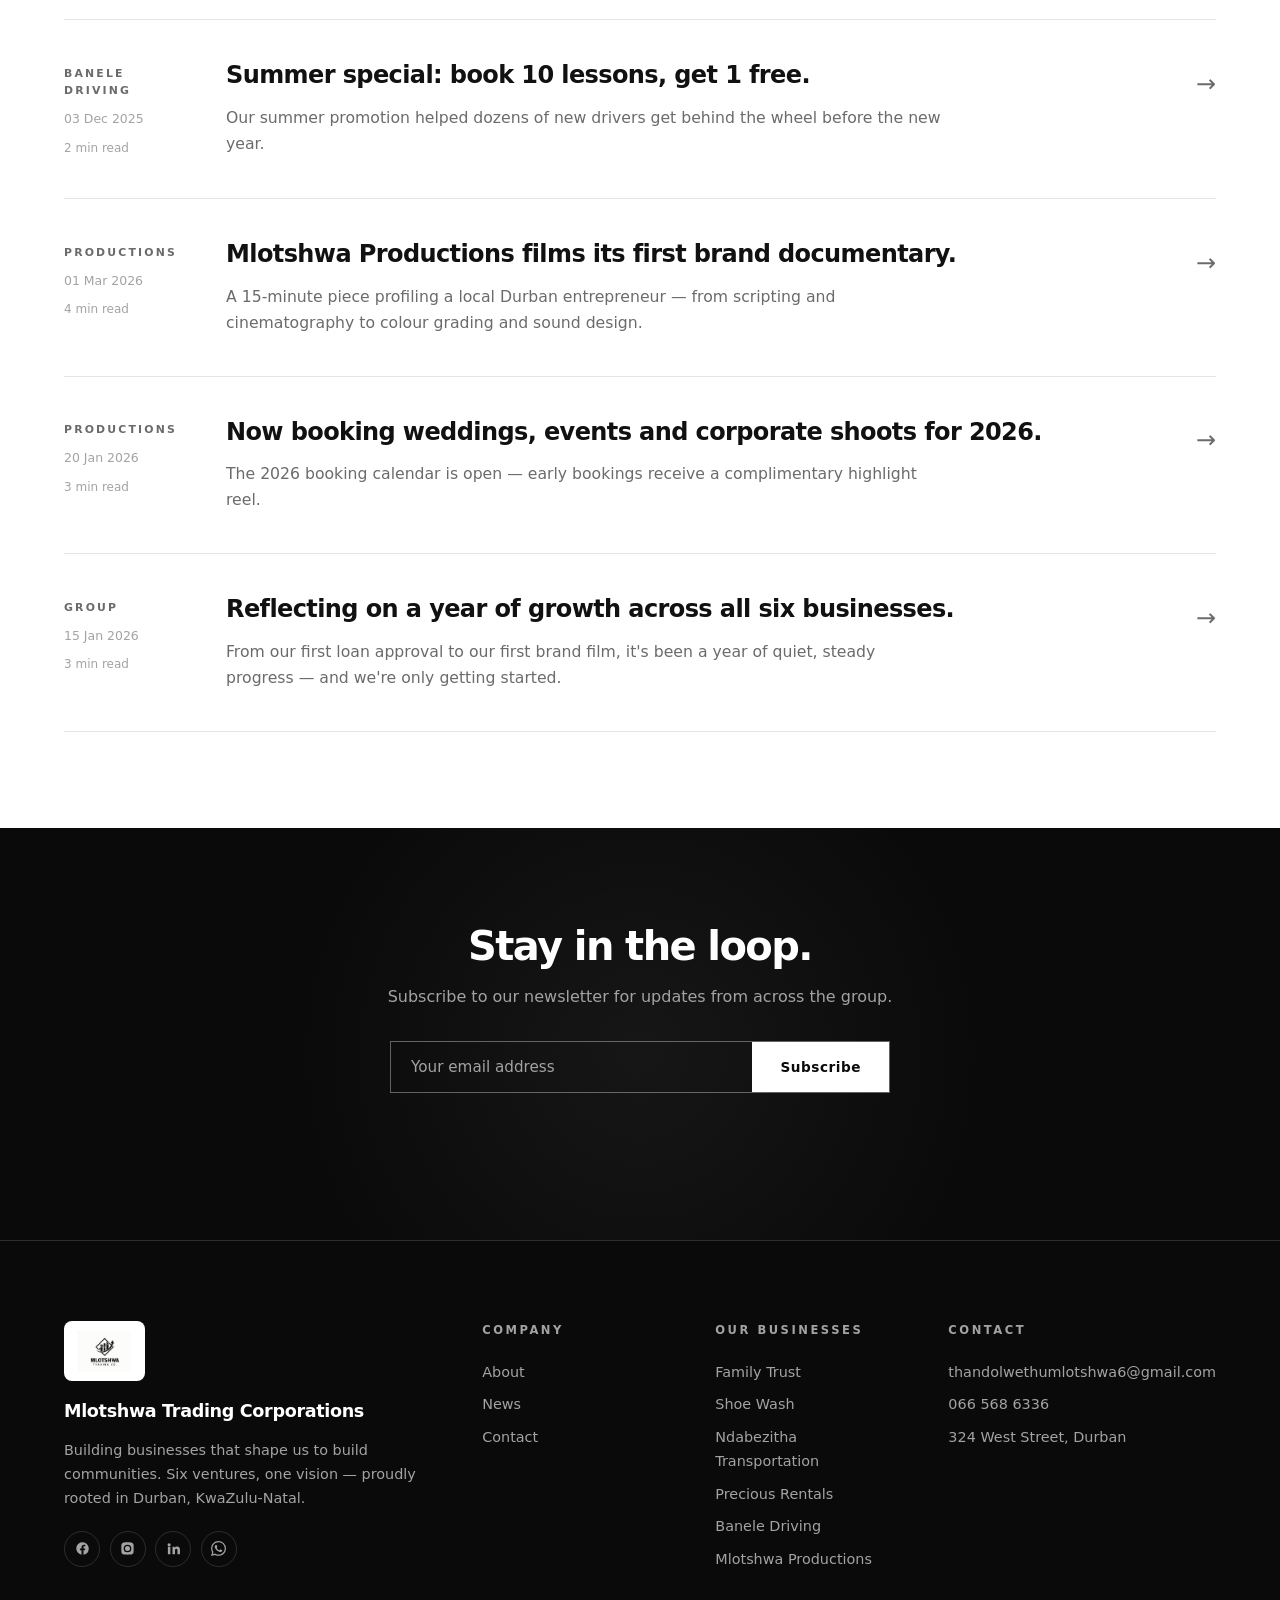
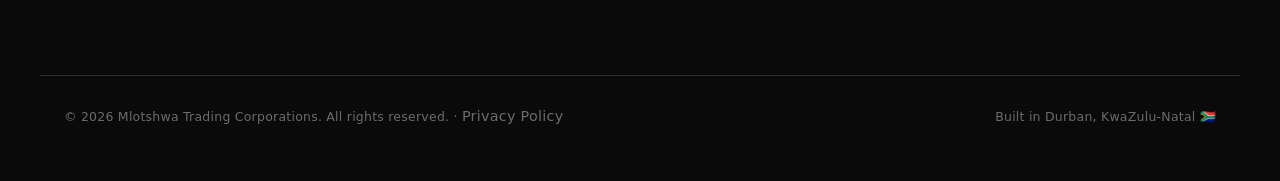
<file: news.html>
<!DOCTYPE html>
<html lang="en">
<head>
  <meta charset="UTF-8" />
  <meta name="viewport" content="width=device-width, initial-scale=1.0" />
  <title>News &amp; Insights — Mlotshwa Trading Corporations</title>
  <meta name="description" content="The latest news, updates, and insights from across the six businesses of Mlotshwa Trading Corporations." />
  <link rel="icon" type="image/png" href="Logo.png" />

  <meta property="og:title" content="News — Mlotshwa Trading Corporations" />
  <meta property="og:description" content="Latest updates from across our group of businesses." />
  <meta property="og:image" content="images/logo.png" />

  <link rel="stylesheet" href="css/style.css" />
  <link rel="stylesheet" href="css/animations.css" />

  <style>
    /* ================================================================
       BLACK & WHITE — NEWS PAGE
       White header · Black footer
       ================================================================ */

    :root {
      --bw-black: #0a0a0a;
      --bw-ink: #111111;
      --bw-gray-3: #6b6b6b;
      --bw-gray-4: #a3a3a3;
      --bw-gray-5: #d4d4d4;
      --bw-gray-6: #f5f5f5;
      --bw-gray-7: #fafafa;
      --bw-white: #ffffff;
      --bw-border: rgba(255, 255, 255, 0.14);
      --bw-border-dark: rgba(0, 0, 0, 0.1);
    }

    body {
      background: var(--bw-white);
      color: var(--bw-ink);
      font-family: system-ui, -apple-system, 'Inter', 'Segoe UI', Roboto, sans-serif;
      margin: 0;
    }

    h1, h2, h3, h4 {
      letter-spacing: -0.03em;
      font-weight: 700;
      color: var(--bw-ink);
    }

    /* ============ WHITE HEADER ============ */
    .navbar {
      background: var(--bw-white) !important;
      border-bottom: 1px solid var(--bw-border-dark);
      padding: 1.1rem 0;
      position: sticky;
      top: 0;
      z-index: 100;
    }

    .navbar .logo-text span:first-child {
      color: var(--bw-black);
      font-weight: 800;
      letter-spacing: 0.02em;
    }

    .navbar .logo-text span:last-child {
      color: var(--bw-gray-3);
      font-weight: 400;
      letter-spacing: 0.02em;
    }

    .navbar .nav-links a {
      color: var(--bw-gray-3) !important;
      font-weight: 500;
      font-size: 0.9rem;
      transition: color 0.25s ease;
    }

    .navbar .nav-links a:hover,
    .navbar .nav-links a.active {
      color: var(--bw-black) !important;
    }

    .navbar .menu-toggle span {
      background: var(--bw-black) !important;
    }

    /* ============ HERO ============ */
    .bw-hero {
      background: var(--bw-black);
      color: var(--bw-white);
      position: relative;
      overflow: hidden;
      padding: 6rem 0 5rem;
      min-height: 50vh;
      display: flex;
      align-items: center;
    }

    .bw-hero::before {
      content: '';
      position: absolute;
      inset: 0;
      background-image:
        linear-gradient(rgba(255, 255, 255, 0.035) 1px, transparent 1px),
        linear-gradient(90deg, rgba(255, 255, 255, 0.035) 1px, transparent 1px);
      background-size: 80px 80px;
      z-index: 1;
      pointer-events: none;
    }

    .bw-hero::after {
      content: '';
      position: absolute;
      inset: 0;
      background: radial-gradient(circle at 50% 45%, transparent 15%, var(--bw-black) 82%);
      z-index: 2;
      pointer-events: none;
    }

    .bw-hero .container {
      position: relative;
      z-index: 3;
    }

    .bw-hero-eyebrow {
      display: inline-flex;
      align-items: center;
      gap: 0.6rem;
      color: var(--bw-gray-4);
      font-size: 0.78rem;
      letter-spacing: 0.22em;
      text-transform: uppercase;
      font-weight: 500;
      margin-bottom: 1.75rem;
    }

    .bw-hero-eyebrow::before {
      content: '';
      width: 40px;
      height: 1px;
      background: var(--bw-gray-3);
    }

    .bw-hero h1 {
      color: var(--bw-white);
      font-size: clamp(2.4rem, 6vw, 4.2rem);
      line-height: 1.05;
      font-weight: 800;
      letter-spacing: -0.045em;
      margin: 0 0 1.25rem;
      max-width: 16ch;
    }

    .bw-hero h1 .accent-line {
      display: block;
      color: var(--bw-gray-4);
      font-weight: 300;
      font-style: italic;
    }

    .bw-hero-tagline {
      color: var(--bw-gray-4);
      font-size: clamp(1rem, 1.5vw, 1.15rem);
      line-height: 1.6;
      max-width: 540px;
      margin: 0;
    }

    /* ============ FILTER BAR ============ */
    .bw-filters {
      padding: 2rem 0;
      background: var(--bw-white);
      border-bottom: 1px solid var(--bw-border-dark);
      position: sticky;
      top: 76px;
      z-index: 50;
    }

    .bw-filter-row {
      display: flex;
      gap: 0.5rem;
      flex-wrap: wrap;
      align-items: center;
      overflow-x: auto;
      scrollbar-width: thin;
    }

    .bw-filter-row::-webkit-scrollbar {
      height: 4px;
    }

    .bw-filter-row::-webkit-scrollbar-thumb {
      background: var(--bw-gray-5);
      border-radius: 2px;
    }

    .bw-filter-label {
      font-size: 0.7rem;
      letter-spacing: 0.2em;
      text-transform: uppercase;
      color: var(--bw-gray-3);
      font-weight: 600;
      margin-right: 0.75rem;
      white-space: nowrap;
    }

    .bw-filter-btn {
      padding: 0.55rem 1.1rem;
      background: transparent;
      color: var(--bw-gray-3);
      border: 1px solid var(--bw-gray-5);
      font-size: 0.82rem;
      font-weight: 500;
      font-family: inherit;
      cursor: pointer;
      border-radius: 0;
      transition: all 0.25s ease;
      white-space: nowrap;
    }

    .bw-filter-btn:hover {
      border-color: var(--bw-black);
      color: var(--bw-black);
    }

    .bw-filter-btn.active {
      background: var(--bw-black);
      border-color: var(--bw-black);
      color: var(--bw-white);
    }

    /* ============ FEATURED STORY ============ */
    .bw-featured {
      padding: 5rem 0 4rem;
      background: var(--bw-white);
    }

    .bw-featured-card {
      display: block;
      text-decoration: none;
      color: inherit;
      border: 1.5px solid var(--bw-black);
      padding: 3.5rem 3rem;
      position: relative;
      overflow: hidden;
      transition: background 0.4s ease, color 0.4s ease;
      display: flex;
      flex-direction: column;
      justify-content: space-between;
      min-height: 400px;
    }

    .bw-featured-card:hover {
      background: var(--bw-black);
      color: var(--bw-white);
    }

    .bw-featured-label {
      display: inline-flex;
      align-items: center;
      gap: 0.5rem;
      font-size: 0.7rem;
      letter-spacing: 0.22em;
      text-transform: uppercase;
      color: var(--bw-gray-3);
      font-weight: 600;
      margin-bottom: 1.5rem;
      transition: color 0.4s ease;
    }

    .bw-featured-label::before {
      content: '★';
      color: var(--bw-black);
      transition: color 0.4s ease;
    }

    .bw-featured-card:hover .bw-featured-label {
      color: var(--bw-gray-4);
    }

    .bw-featured-card:hover .bw-featured-label::before {
      color: var(--bw-white);
    }

    .bw-featured-meta {
      display: flex;
      align-items: center;
      gap: 0.75rem;
      font-size: 0.75rem;
      letter-spacing: 0.16em;
      text-transform: uppercase;
      color: var(--bw-gray-3);
      font-weight: 500;
      margin-bottom: 1.5rem;
      transition: color 0.4s ease;
    }

    .bw-featured-card:hover .bw-featured-meta {
      color: var(--bw-gray-4);
    }

    .bw-featured-dot {
      width: 4px;
      height: 4px;
      border-radius: 50%;
      background: currentColor;
    }

    .bw-featured-card h2 {
      font-size: clamp(1.7rem, 3.4vw, 2.5rem);
      font-weight: 800;
      letter-spacing: -0.035em;
      line-height: 1.15;
      margin: 0 0 1.25rem;
      transition: color 0.4s ease;
      max-width: 22ch;
    }

    .bw-featured-card:hover h2 {
      color: var(--bw-white);
    }

    .bw-featured-card p {
      color: var(--bw-gray-3);
      font-size: 1.05rem;
      line-height: 1.7;
      margin: 0 0 2rem;
      max-width: 620px;
      transition: color 0.4s ease;
    }

    .bw-featured-card:hover p {
      color: var(--bw-gray-4);
    }

    .bw-featured-link {
      display: inline-flex;
      align-items: center;
      gap: 0.5rem;
      font-size: 0.82rem;
      font-weight: 600;
      letter-spacing: 0.06em;
      text-transform: uppercase;
      color: var(--bw-ink);
      border-bottom: 1px solid currentColor;
      padding-bottom: 0.3rem;
      align-self: flex-start;
      transition: color 0.4s ease, gap 0.3s ease;
    }

    .bw-featured-card:hover .bw-featured-link {
      color: var(--bw-white);
      gap: 0.8rem;
    }

    @media (max-width: 700px) {
      .bw-featured-card {
        padding: 2.5rem 2rem;
        min-height: 320px;
      }
    }

    /* ============ SECTION HEAD ============ */
    .bw-section-head {
      display: flex;
      justify-content: space-between;
      align-items: flex-end;
      margin-bottom: 3rem;
      gap: 2rem;
      flex-wrap: wrap;
      border-bottom: 1px solid var(--bw-border-dark);
      padding-bottom: 1.5rem;
    }

    .bw-section-head h2 {
      font-size: clamp(1.6rem, 3vw, 2.2rem);
      font-weight: 800;
      letter-spacing: -0.035em;
      margin: 0;
      max-width: 24ch;
      line-height: 1.15;
    }

    .bw-section-head .bw-count {
      font-size: 0.75rem;
      letter-spacing: 0.22em;
      text-transform: uppercase;
      color: var(--bw-gray-3);
      font-weight: 500;
      white-space: nowrap;
      padding-bottom: 0.5rem;
    }

    /* ============ NEWS LIST ============ */
    .bw-news-list-section {
      padding: 4rem 0 6rem;
      background: var(--bw-white);
    }

    .bw-news-list {
      border-top: 1px solid var(--bw-border-dark);
    }

    .bw-news-item {
      display: grid;
      grid-template-columns: 130px 1fr auto;
      gap: 2rem;
      align-items: start;
      padding: 2.5rem 0;
      border-bottom: 1px solid var(--bw-border-dark);
      text-decoration: none;
      color: inherit;
      position: relative;
      transition: padding 0.4s cubic-bezier(0.22, 1, 0.36, 1);
      overflow: hidden;
    }

    .bw-news-item::before {
      content: '';
      position: absolute;
      inset: 0;
      background: var(--bw-black);
      transform: scaleY(0);
      transform-origin: center;
      transition: transform 0.4s cubic-bezier(0.22, 1, 0.36, 1);
      z-index: 0;
    }

    .bw-news-item:hover::before {
      transform: scaleY(1);
    }

    .bw-news-item > * {
      position: relative;
      z-index: 1;
      transition: color 0.3s ease;
    }

    .bw-news-item:hover {
      padding-left: 2rem;
      padding-right: 2rem;
    }

    /* Left column — meta */
    .bw-news-meta {
      display: flex;
      flex-direction: column;
      gap: 0.6rem;
      padding-top: 0.3rem;
    }

    .bw-news-cat {
      font-size: 0.68rem;
      letter-spacing: 0.2em;
      text-transform: uppercase;
      color: var(--bw-gray-3);
      font-weight: 600;
      transition: color 0.3s ease;
    }

    .bw-news-item:hover .bw-news-cat {
      color: var(--bw-gray-4);
    }

    .bw-news-date {
      font-size: 0.78rem;
      color: var(--bw-gray-4);
      font-weight: 500;
      font-variant-numeric: tabular-nums;
      transition: color 0.3s ease;
    }

    .bw-news-item:hover .bw-news-date {
      color: var(--bw-gray-4);
    }

    .bw-news-reading {
      font-size: 0.75rem;
      color: var(--bw-gray-4);
      transition: color 0.3s ease;
    }

    /* Middle column — story */
    .bw-news-body h3 {
      font-size: clamp(1.15rem, 2vw, 1.5rem);
      font-weight: 700;
      letter-spacing: -0.025em;
      line-height: 1.3;
      margin: 0 0 0.85rem;
      transition: color 0.3s ease;
    }

    .bw-news-item:hover .bw-news-body h3 {
      color: var(--bw-white);
    }

    .bw-news-body p {
      color: var(--bw-gray-3);
      font-size: 0.98rem;
      line-height: 1.65;
      margin: 0;
      max-width: 720px;
      transition: color 0.3s ease;
    }

    .bw-news-item:hover .bw-news-body p {
      color: var(--bw-gray-4);
    }

    /* Right column — arrow */
    .bw-news-arrow {
      font-size: 1.5rem;
      color: var(--bw-gray-3);
      padding-top: 0.3rem;
      transition: transform 0.3s ease, color 0.3s ease;
    }

    .bw-news-item:hover .bw-news-arrow {
      color: var(--bw-white);
      transform: translateX(8px);
    }

    @media (max-width: 800px) {
      .bw-news-item {
        grid-template-columns: 1fr auto;
        gap: 1rem;
        padding: 2rem 0;
      }
      .bw-news-meta {
        grid-column: 1 / -1;
        flex-direction: row;
        flex-wrap: wrap;
        align-items: center;
        gap: 0.75rem;
        padding-top: 0;
      }
      .bw-news-meta > * + *::before {
        content: '·';
        margin-right: 0.75rem;
        color: var(--bw-gray-4);
      }
      .bw-news-item:hover {
        padding-left: 1rem;
        padding-right: 1rem;
      }
    }

    /* ============ NO RESULTS ============ */
    .bw-no-results {
      display: none;
      padding: 4rem 0;
      text-align: center;
      color: var(--bw-gray-3);
      font-size: 1rem;
      letter-spacing: 0.05em;
    }

    .bw-no-results.visible {
      display: block;
    }

    /* ============ NEWSLETTER CTA ============ */
    .bw-newsletter {
      padding: 6rem 0;
      background: var(--bw-black);
      color: var(--bw-white);
      text-align: center;
      position: relative;
      overflow: hidden;
    }

    .bw-newsletter::before {
      content: '';
      position: absolute;
      top: -30%;
      left: 50%;
      transform: translateX(-50%);
      width: 700px;
      height: 700px;
      border-radius: 50%;
      background: radial-gradient(circle, rgba(255, 255, 255, 0.05), transparent 70%);
      pointer-events: none;
    }

    .bw-newsletter-inner {
      position: relative;
      z-index: 1;
      max-width: 700px;
      margin: 0 auto;
      padding: 0 1.5rem;
    }

    .bw-newsletter h2 {
      color: var(--bw-white);
      font-size: clamp(1.8rem, 3.5vw, 2.5rem);
      font-weight: 800;
      letter-spacing: -0.04em;
      line-height: 1.1;
      margin: 0 0 1rem;
    }

    .bw-newsletter p {
      color: var(--bw-gray-4);
      font-size: 1rem;
      line-height: 1.6;
      margin: 0 0 2rem;
    }

    .bw-newsletter-form {
      display: flex;
      gap: 0;
      max-width: 500px;
      margin: 0 auto;
      border: 1.5px solid rgba(255, 255, 255, 0.35);
    }

    .bw-newsletter-form input {
      flex: 1;
      padding: 1rem 1.25rem;
      background: transparent;
      border: none;
      color: var(--bw-white);
      font-size: 0.95rem;
      font-family: inherit;
      outline: none;
      min-width: 0;
    }

    .bw-newsletter-form input::placeholder {
      color: var(--bw-gray-4);
    }

    .bw-newsletter-form button {
      padding: 1rem 1.75rem;
      background: var(--bw-white);
      color: var(--bw-black);
      border: none;
      font-size: 0.85rem;
      font-weight: 600;
      letter-spacing: 0.04em;
      cursor: pointer;
      font-family: inherit;
      transition: background 0.3s ease;
      white-space: nowrap;
    }

    .bw-newsletter-form button:hover {
      background: var(--bw-gray-5);
    }

    @media (max-width: 520px) {
      .bw-newsletter-form {
        flex-direction: column;
        border: none;
      }
      .bw-newsletter-form input {
        border: 1.5px solid rgba(255, 255, 255, 0.35);
      }
      .bw-newsletter-form button {
        border: 1.5px solid var(--bw-white);
      }
    }

    /* ============ BLACK FOOTER ============ */
    .footer {
      background: var(--bw-black);
      color: var(--bw-gray-4);
      border-top: 1px solid var(--bw-border);
      padding: 5rem 0 2rem;
    }

    .footer-grid {
      display: grid;
      grid-template-columns: 2fr 1fr 1fr 1.2fr;
      gap: 3rem;
      margin-bottom: 3rem;
    }

    @media (max-width: 900px) {
      .footer-grid {
        grid-template-columns: 1fr 1fr;
        gap: 2.5rem;
      }
    }

    @media (max-width: 560px) {
      .footer-grid {
        grid-template-columns: 1fr;
      }
    }
.footer-logo {
  height: 60px;
  width: auto;
  margin-bottom: 1rem;
  background: white;
  padding: 0.6rem 0.9rem;
  border-radius: 8px;
  display: block;
    }

    .footer h3 {
      color: var(--bw-white);
      font-weight: 700;
      font-size: 1.1rem;
      letter-spacing: -0.02em;
      margin: 0 0 0.75rem;
    }

    .footer h4 {
      font-size: 0.72rem;
      letter-spacing: 0.22em;
      text-transform: uppercase;
      color: var(--bw-gray-4);
      margin: 0 0 1.25rem;
      font-weight: 600;
    }

    .footer p,
    .footer a,
    .footer li {
      color: var(--bw-gray-4);
      font-size: 0.9rem;
      line-height: 1.7;
    }

    .footer p {
      margin: 0 0 0.5rem;
    }

    .footer ul {
      list-style: none;
      padding: 0;
      margin: 0;
    }

    .footer li {
      margin-bottom: 0.6rem;
    }

    .footer a {
      text-decoration: none;
      transition: color 0.25s ease, padding-left 0.25s ease;
      display: inline-block;
    }

    .footer a:hover {
      color: var(--bw-white);
      padding-left: 4px;
    }

    .footer-social {
      display: flex;
      gap: 0.6rem;
      margin-top: 1.25rem;
    }

    .footer-social a {
      width: 36px;
      height: 36px;
      border-radius: 50%;
      border: 1px solid var(--bw-border);
      display: flex;
      align-items: center;
      justify-content: center;
      padding: 0;
      transition: background 0.3s ease, border-color 0.3s ease, transform 0.3s ease;
    }

    .footer-social a:hover {
      background: var(--bw-white);
      border-color: var(--bw-white);
      transform: translateY(-3px);
      padding-left: 0;
    }

    .footer-social svg {
      width: 15px;
      height: 15px;
      fill: var(--bw-gray-4);
      transition: fill 0.3s ease;
    }

    .footer-social a:hover svg {
      fill: var(--bw-black);
    }

    .footer-bottom {
      border-top: 1px solid var(--bw-border);
      margin-top: 2rem;
      padding-top: 1.75rem;
      display: flex;
      justify-content: space-between;
      align-items: center;
      flex-wrap: wrap;
      gap: 1rem;
    }

    .footer-bottom p {
      font-size: 0.78rem;
      color: var(--bw-gray-3);
      margin: 0;
      letter-spacing: 0.02em;
    }

    .footer-bottom a {
      color: var(--bw-gray-3);
    }

    .footer-bottom a:hover {
      color: var(--bw-white);
      padding-left: 0;
    }

    /* ============ WhatsApp float ============ */
    .whatsapp-float {
      background: var(--bw-black) !important;
      color: var(--bw-white) !important;
      box-shadow: 0 10px 30px rgba(0, 0, 0, 0.25) !important;
    }

    .whatsapp-float svg {
      fill: var(--bw-white) !important;
    }

    /* ============ Reveal ============ */
    .bw-reveal {
      opacity: 0;
      transform: translateY(28px);
      transition: opacity 0.8s cubic-bezier(0.22, 1, 0.36, 1),
                  transform 0.8s cubic-bezier(0.22, 1, 0.36, 1);
    }

    .bw-reveal.is-visible {
      opacity: 1;
      transform: translateY(0);
    }
    .bw-newsletter-msg {
  margin: 1rem 0 0;
  font-size: 0.9rem;
  min-height: 1.2em;
  color: var(--bw-gray-4);
  transition: color 0.3s ease;
}
.bw-newsletter-msg.is-success {
  color: #4ade80; /* soft green */
}
.bw-newsletter-msg.is-error {
  color: #f87171; /* soft red */
}
  </style>
</head>
<body>

  <!-- ============ WHITE HEADER ============ -->
  <header class="navbar">
    <div class="container nav-inner">
      <a href="index.html" class="logo">
        <img src="Logo.png" alt="Mlotshwa Trading Co." />
        <span class="logo-text">
          <span>MLOTSHWA</span>
          <span>Trading Co.</span>
        </span>
      </a>
      <nav>
        <ul class="nav-links" id="navLinks">
          <li><a href="index.html">Home</a></li>
          <li><a href="about.html">About</a></li>
          <li><a href="businesses.html">Businesses</a></li>
          <li><a href="news.html" class="active">News</a></li>
          <li><a href="contact.html">Contact</a></li>
        </ul>
      </nav>
      <button class="menu-toggle" id="menuToggle" aria-label="Toggle menu">
        <span></span><span></span><span></span>
      </button>
    </div>
  </header>

  <!-- ============ HERO ============ -->
  <section class="bw-hero">
    <div class="container">
      <div class="bw-hero-eyebrow">Newsroom</div>
      <h1>
        News &amp; Insights.<br />
        <span class="accent-line">From across the group.</span>
      </h1>
      <p class="bw-hero-tagline">
        The latest updates, milestones, and stories from all six of our
        businesses — Durban to KwaZulu-Natal.
      </p>
    </div>
  </section>

  <!-- ============ FILTER BAR ============ -->
  <div class="bw-filters">
    <div class="container">
      <div class="bw-filter-row">
        <span class="bw-filter-label">Filter</span>
        <button class="bw-filter-btn active" data-filter="all">All Stories</button>
        <button class="bw-filter-btn" data-filter="group">Group</button>
        <button class="bw-filter-btn" data-filter="family-trust">Family Trust</button>
        <button class="bw-filter-btn" data-filter="shoe-wash">Shoe Wash</button>
        <button class="bw-filter-btn" data-filter="ndabezitha">Ndabezitha</button>
        <button class="bw-filter-btn" data-filter="precious">Precious Rentals</button>
        <button class="bw-filter-btn" data-filter="banele">Banele Driving</button>
        <button class="bw-filter-btn" data-filter="productions">Productions</button>
      </div>
    </div>
  </div>

  <!-- ============ FEATURED STORY ============ -->
  <section class="bw-featured">
    <div class="container">
      <a href="#" class="bw-featured-card bw-reveal">
        <div>
          <div class="bw-featured-label">Featured Story</div>
          <div class="bw-featured-meta">
            <span>Group</span>
            <span class="bw-featured-dot"></span>
            <span>12 March 2026</span>
            <span class="bw-featured-dot"></span>
            <span>5 min read</span>
          </div>
          <h2>Mlotshwa Trading Corporations launches new digital home for all six businesses.</h2>
          <p>
            After months of planning, we've officially launched a unified digital
            platform that brings together Family Trust, Shoe Wash, Ndabezitha
            Transportation, Precious Rentals, Banele Driving, and Mlotshwa
            Productions. The new site makes it easier than ever for customers
            across Durban and KwaZulu-Natal to discover, contact, and do business
            with any of the group's companies — all from one place.
          </p>
        </div>
        <span class="bw-featured-link">Read full story →</span>
      </a>
    </div>
  </section>

  <!-- ============ ALL STORIES ============ -->
  <section class="bw-news-list-section">
    <div class="container">
      <div class="bw-section-head bw-reveal">
        <h2>All stories.</h2>
        <div class="bw-count" id="storyCount">13 Stories</div>
      </div>

      <div class="bw-news-list" id="newsList">

        <!-- FAMILY TRUST -->
        <a href="#" class="bw-news-item bw-reveal" data-category="family-trust">
          <div class="bw-news-meta">
            <span class="bw-news-cat">Family Trust</span>
            <span class="bw-news-date">08 Mar 2026</span>
            <span class="bw-news-reading">3 min read</span>
          </div>
          <div class="bw-news-body">
            <h3>Family Trust hits 100 approved loans in its first year.</h3>
            <p>Most approvals went to small business owners and families in and around Durban who needed fast, fair access to funds.</p>
          </div>
          <span class="bw-news-arrow">→</span>
        </a>

        <a href="#" class="bw-news-item bw-reveal" data-category="family-trust">
          <div class="bw-news-meta">
            <span class="bw-news-cat">Family Trust</span>
            <span class="bw-news-date">22 Jan 2026</span>
            <span class="bw-news-reading">4 min read</span>
          </div>
          <div class="bw-news-body">
            <h3>Five tips for managing your family finances in 2026.</h3>
            <p>Practical advice on budgeting, saving for school fees, and building an emergency fund for households juggling multiple incomes.</p>
          </div>
          <span class="bw-news-arrow">→</span>
        </a>

        <!-- SHOE WASH -->
        <a href="#" class="bw-news-item bw-reveal" data-category="shoe-wash">
          <div class="bw-news-meta">
            <span class="bw-news-cat">Shoe Wash</span>
            <span class="bw-news-date">05 Mar 2026</span>
            <span class="bw-news-reading">2 min read</span>
          </div>
          <div class="bw-news-body">
            <h3>Shoe Wash now restores suede, leather and designer sneakers.</h3>
            <p>The team completed a certified training programme and now handles everything from everyday school shoes to limited-edition collectibles.</p>
          </div>
          <span class="bw-news-arrow">→</span>
        </a>

        <a href="#" class="bw-news-item bw-reveal" data-category="shoe-wash">
          <div class="bw-news-meta">
            <span class="bw-news-cat">Shoe Wash</span>
            <span class="bw-news-date">14 Feb 2026</span>
            <span class="bw-news-reading">3 min read</span>
          </div>
          <div class="bw-news-body">
            <h3>Valentine's special: bring your partner's kicks back to life.</h3>
            <p>For Valentine's weekend we ran a two-for-one restoration package — more than 40 pairs were dropped off in three days.</p>
          </div>
          <span class="bw-news-arrow">→</span>
        </a>

        <!-- NDABEZITHA -->
        <a href="#" class="bw-news-item bw-reveal" data-category="ndabezitha">
          <div class="bw-news-meta">
            <span class="bw-news-cat">Ndabezitha</span>
            <span class="bw-news-date">02 Mar 2026</span>
            <span class="bw-news-reading">3 min read</span>
          </div>
          <div class="bw-news-body">
            <h3>Ndabezitha Transportation adds two new vehicles to its fleet.</h3>
            <p>The company expands into the South Coast following strong demand from small businesses that need reliable delivery across KZN.</p>
          </div>
          <span class="bw-news-arrow">→</span>
        </a>

        <a href="#" class="bw-news-item bw-reveal" data-category="ndabezitha">
          <div class="bw-news-meta">
            <span class="bw-news-cat">Ndabezitha</span>
            <span class="bw-news-date">18 Dec 2025</span>
            <span class="bw-news-reading">2 min read</span>
          </div>
          <div class="bw-news-body">
            <h3>Festive season: Ndabezitha keeps Durban moving.</h3>
            <p>A reduced-holiday schedule kept essential deliveries moving during one of the busiest periods of the year.</p>
          </div>
          <span class="bw-news-arrow">→</span>
        </a>

        <!-- PRECIOUS RENTALS -->
        <a href="#" class="bw-news-item bw-reveal" data-category="precious">
          <div class="bw-news-meta">
            <span class="bw-news-cat">Precious Rentals</span>
            <span class="bw-news-date">28 Feb 2026</span>
            <span class="bw-news-reading">3 min read</span>
          </div>
          <div class="bw-news-body">
            <h3>Precious Rentals opens three new apartments in central Durban.</h3>
            <p>Newly renovated units feature secure parking, back-up water and prepaid electricity — the features tenants have been asking for.</p>
          </div>
          <span class="bw-news-arrow">→</span>
        </a>

        <a href="#" class="bw-news-item bw-reveal" data-category="precious">
          <div class="bw-news-meta">
            <span class="bw-news-cat">Precious Rentals</span>
            <span class="bw-news-date">10 Jan 2026</span>
            <span class="bw-news-reading">2 min read</span>
          </div>
          <div class="bw-news-body">
            <h3>What to look for before signing a rental lease.</h3>
            <p>A simple checklist for first-time tenants — from deposit rules to maintenance responsibilities. A must-read for anyone renting for the first time.</p>
          </div>
          <span class="bw-news-arrow">→</span>
        </a>

        <!-- BANELE -->
        <a href="#" class="bw-news-item bw-reveal" data-category="banele">
          <div class="bw-news-meta">
            <span class="bw-news-cat">Banele Driving</span>
            <span class="bw-news-date">25 Feb 2026</span>
            <span class="bw-news-reading">3 min read</span>
          </div>
          <div class="bw-news-body">
            <h3>Banele Driving celebrates a 92% first-time pass rate.</h3>
            <p>Structured lessons and dedicated road-test simulations are being credited for the strong results this quarter.</p>
          </div>
          <span class="bw-news-arrow">→</span>
        </a>

        <a href="#" class="bw-news-item bw-reveal" data-category="banele">
          <div class="bw-news-meta">
            <span class="bw-news-cat">Banele Driving</span>
            <span class="bw-news-date">03 Dec 2025</span>
            <span class="bw-news-reading">2 min read</span>
          </div>
          <div class="bw-news-body">
            <h3>Summer special: book 10 lessons, get 1 free.</h3>
            <p>Our summer promotion helped dozens of new drivers get behind the wheel before the new year.</p>
          </div>
          <span class="bw-news-arrow">→</span>
        </a>

        <!-- PRODUCTIONS -->
        <a href="#" class="bw-news-item bw-reveal" data-category="productions">
          <div class="bw-news-meta">
            <span class="bw-news-cat">Productions</span>
            <span class="bw-news-date">01 Mar 2026</span>
            <span class="bw-news-reading">4 min read</span>
          </div>
          <div class="bw-news-body">
            <h3>Mlotshwa Productions films its first brand documentary.</h3>
            <p>A 15-minute piece profiling a local Durban entrepreneur — from scripting and cinematography to colour grading and sound design.</p>
          </div>
          <span class="bw-news-arrow">→</span>
        </a>

        <a href="#" class="bw-news-item bw-reveal" data-category="productions">
          <div class="bw-news-meta">
            <span class="bw-news-cat">Productions</span>
            <span class="bw-news-date">20 Jan 2026</span>
            <span class="bw-news-reading">3 min read</span>
          </div>
          <div class="bw-news-body">
            <h3>Now booking weddings, events and corporate shoots for 2026.</h3>
            <p>The 2026 booking calendar is open — early bookings receive a complimentary highlight reel.</p>
          </div>
          <span class="bw-news-arrow">→</span>
        </a>

        <!-- GROUP -->
        <a href="#" class="bw-news-item bw-reveal" data-category="group">
          <div class="bw-news-meta">
            <span class="bw-news-cat">Group</span>
            <span class="bw-news-date">15 Jan 2026</span>
            <span class="bw-news-reading">3 min read</span>
          </div>
          <div class="bw-news-body">
            <h3>Reflecting on a year of growth across all six businesses.</h3>
            <p>From our first loan approval to our first brand film, it's been a year of quiet, steady progress — and we're only getting started.</p>
          </div>
          <span class="bw-news-arrow">→</span>
        </a>

      </div>

      <!-- No results message -->
      <div class="bw-no-results" id="noResults">
        No stories in this category yet — check back soon.
      </div>
    </div>
  </section>

  <!-- ============ NEWSLETTER ============ -->
  <section class="bw-newsletter">
    <div class="bw-newsletter-inner">
      <h2>Stay in the loop.</h2>
      <p>Subscribe to our newsletter for updates from across the group.</p>
    <form
  class="bw-newsletter-form"
  id="newsletterForm"
  action="https://formspree.io/f/xppqgdzz"
  method="POST"
>
  <input
    type="email"
    name="email"
    placeholder="Your email address"
    required
    aria-label="Email address"
  />
  <button type="submit" id="newsletterBtn">Subscribe</button>
</form>
<p class="bw-newsletter-msg" id="newsletterMsg" role="status" aria-live="polite"></p>
    </div>
  </section>

  <!-- ============ BLACK FOOTER ============ -->
  <footer class="footer">
    <div class="container footer-grid">

      <div>
        <img src="Logo.png" alt="Mlotshwa Trading Co." class="footer-logo" />
        <h3>Mlotshwa Trading Corporations</h3>
        <p>Building businesses that shape us to build communities. Six ventures, one vision — proudly rooted in Durban, KwaZulu-Natal.</p>

        <div class="footer-social">
          <a href="#" aria-label="Facebook" title="Facebook">
            <svg viewBox="0 0 24 24"><path d="M22 12a10 10 0 1 0-11.56 9.87v-6.99H7.9V12h2.54V9.8c0-2.51 1.5-3.89 3.78-3.89 1.1 0 2.24.2 2.24.2v2.46H15.2c-1.24 0-1.63.77-1.63 1.56V12h2.77l-.44 2.88h-2.33v6.99A10 10 0 0 0 22 12z"/></svg>
          </a>
          <a href="#" aria-label="Instagram" title="Instagram">
            <svg viewBox="0 0 24 24"><path d="M12 2.16c3.2 0 3.58.01 4.85.07 1.17.05 1.8.25 2.23.41.56.22.96.48 1.38.9.42.42.68.82.9 1.38.16.42.36 1.06.41 2.23.06 1.27.07 1.65.07 4.85s-.01 3.58-.07 4.85c-.05 1.17-.25 1.8-.41 2.23-.22.56-.48.96-.9 1.38-.42.42-.82.68-1.38.9-.42.16-1.06.36-2.23.41-1.27.06-1.65.07-4.85.07s-3.58-.01-4.85-.07c-1.17-.05-1.8-.25-2.23-.41a3.7 3.7 0 0 1-1.38-.9 3.7 3.7 0 0 1-.9-1.38c-.16-.42-.36-1.06-.41-2.23C2.17 15.58 2.16 15.2 2.16 12s.01-3.58.07-4.85c.05-1.17.25-1.8.41-2.23.22-.56.48-.96.9-1.38.42-.42.82-.68 1.38-.9.42-.16 1.06-.36 2.23-.41C8.42 2.17 8.8 2.16 12 2.16zm0 3.68A6.16 6.16 0 1 0 18.16 12 6.16 6.16 0 0 0 12 5.84zm0 10.16A4 4 0 1 1 16 12a4 4 0 0 1-4 4zm6.4-10.4a1.44 1.44 0 1 1-1.44-1.44 1.44 1.44 0 0 1 1.44 1.44z"/></svg>
          </a>
          <a href="#" aria-label="LinkedIn" title="LinkedIn">
            <svg viewBox="0 0 24 24"><path d="M4.98 3.5a2.5 2.5 0 1 1 0 5 2.5 2.5 0 0 1 0-5zM3 9h4v12H3V9zm7 0h3.8v1.7h.05a4.17 4.17 0 0 1 3.75-2.06c4 0 4.75 2.64 4.75 6.08V21h-4v-5.5c0-1.31-.03-3-1.83-3s-2.12 1.43-2.12 2.9V21h-4V9z"/></svg>
          </a>
          <a href="https://wa.me/27665686336" aria-label="WhatsApp" title="WhatsApp" target="_blank" rel="noopener">
            <svg viewBox="0 0 24 24"><path d="M17.472 14.382c-.297-.149-1.758-.867-2.03-.967-.273-.099-.471-.148-.67.15-.197.297-.767.966-.94 1.164-.173.199-.347.223-.644.075-.297-.15-1.255-.463-2.39-1.475-.883-.788-1.48-1.761-1.653-2.059-.173-.297-.018-.458.13-.606.134-.133.298-.347.446-.52.149-.174.198-.298.298-.497.099-.198.05-.371-.025-.52-.075-.149-.669-1.612-.916-2.207-.242-.579-.487-.5-.669-.51-.173-.008-.371-.01-.57-.01-.198 0-.52.074-.792.372-.272.297-1.04 1.016-1.04 2.479 0 1.462 1.065 2.875 1.213 3.074.149.198 2.096 3.2 5.077 4.487.709.306 1.262.489 1.694.625.712.227 1.36.195 1.871.118.571-.085 1.758-.719 2.006-1.413.248-.694.248-1.289.173-1.413-.074-.124-.272-.198-.57-.347m-5.421 7.403h-.004a9.87 9.87 0 01-5.031-1.378l-.361-.214-3.741.982.998-3.648-.235-.374a9.86 9.86 0 01-1.51-5.26c.001-5.45 4.436-9.884 9.888-9.884 2.64 0 5.122 1.03 6.988 2.898a9.825 9.825 0 012.893 6.994c-.003 5.45-4.437 9.884-9.885 9.884m8.413-18.297A11.815 11.815 0 0012.05 0C5.495 0 .16 5.335.157 11.892c0 2.096.547 4.142 1.588 5.945L.057 24l6.305-1.654a11.882 11.882 0 005.683 1.448h.005c6.554 0 11.89-5.335 11.893-11.893a11.821 11.821 0 00-3.48-8.413z"/></svg>
          </a>
        </div>
      </div>

      <div>
        <h4>Company</h4>
        <ul>
          <li><a href="about.html">About</a></li>
          <li><a href="news.html">News</a></li>
          <li><a href="contact.html">Contact</a></li>
        </ul>
      </div>

      <div>
        <h4>Our Businesses</h4>
        <ul>
          <li><a href="business-family-trust.html">Family Trust</a></li>
          <li><a href="business-shoe-wash.html">Shoe Wash</a></li>
          <li><a href="business-ndabezitha.html">Ndabezitha Transportation</a></li>
          <li><a href="business-precious-rentals.html">Precious Rentals</a></li>
          <li><a href="business-banele-driving.html">Banele Driving</a></li>
          <li><a href="business-mlotshwa-productions.html">Mlotshwa Productions</a></li>
        </ul>
      </div>

      <div>
        <h4>Contact</h4>
        <p>thandolwethumlotshwa6@gmail.com</p>
        <p>066 568 6336</p>
        <p>324 West Street, Durban</p>
      </div>

    </div>

    <div class="container footer-bottom">
      <p>© 2026 Mlotshwa Trading Corporations. All rights reserved. · <a href="privacy.html">Privacy Policy</a></p>
      <p>Built in Durban, KwaZulu-Natal 🇿🇦</p>
    </div>
  </footer>

  <!-- ============ WHATSAPP FLOAT ============ -->
  <a href="https://wa.me/27665686336" class="whatsapp-float" target="_blank" rel="noopener" aria-label="Chat on WhatsApp">
    <svg viewBox="0 0 24 24" xmlns="http://www.w3.org/2000/svg">
      <path d="M17.472 14.382c-.297-.149-1.758-.867-2.03-.967-.273-.099-.471-.148-.67.15-.197.297-.767.966-.94 1.164-.173.199-.347.223-.644.075-.297-.15-1.255-.463-2.39-1.475-.883-.788-1.48-1.761-1.653-2.059-.173-.297-.018-.458.13-.606.134-.133.298-.347.446-.52.149-.174.198-.298.298-.497.099-.198.05-.371-.025-.52-.075-.149-.669-1.612-.916-2.207-.242-.579-.487-.5-.669-.51-.173-.008-.371-.01-.57-.01-.198 0-.52.074-.792.372-.272.297-1.04 1.016-1.04 2.479 0 1.462 1.065 2.875 1.213 3.074.149.198 2.096 3.2 5.077 4.487.709.306 1.262.489 1.694.625.712.227 1.36.195 1.871.118.571-.085 1.758-.719 2.006-1.413.248-.694.248-1.289.173-1.413-.074-.124-.272-.198-.57-.347m-5.421 7.403h-.004a9.87 9.87 0 01-5.031-1.378l-.361-.214-3.741.982.998-3.648-.235-.374a9.86 9.86 0 01-1.51-5.26c.001-5.45 4.436-9.884 9.888-9.884 2.64 0 5.122 1.03 6.988 2.898a9.825 9.825 0 012.893 6.994c-.003 5.45-4.437 9.884-9.885 9.884m8.413-18.297A11.815 11.815 0 0012.05 0C5.495 0 .16 5.335.157 11.892c0 2.096.547 4.142 1.588 5.945L.057 24l6.305-1.654a11.882 11.882 0 005.683 1.448h.005c6.554 0 11.89-5.335 11.893-11.893a11.821 11.821 0 00-3.48-8.413Z"/>
    </svg>
  </a>

  <!-- ============ SCRIPTS ============ -->
  <script>
    /* Menu toggle */
    (function () {
      const toggle = document.getElementById('menuToggle');
      const links  = document.getElementById('navLinks');
      if (!toggle || !links) return;
      toggle.addEventListener('click', () => links.classList.toggle('open'));
    })();

    /* Scroll reveal */
    (function () {
      const els = document.querySelectorAll('.bw-reveal');
      if (!els.length) return;

      const observer = new IntersectionObserver((entries) => {
        entries.forEach((entry, i) => {
          if (entry.isIntersecting) {
            setTimeout(() => {
              entry.target.classList.add('is-visible');
            }, i * 60);
            observer.unobserve(entry.target);
          }
        });
      }, { threshold: 0.08 });

      els.forEach(el => observer.observe(el));
    })();

    /* Filter logic */
    (function () {
      const filterBtns = document.querySelectorAll('.bw-filter-btn');
      const items = document.querySelectorAll('.bw-news-item');
      const noResults = document.getElementById('noResults');
      const storyCount = document.getElementById('storyCount');
      if (!filterBtns.length) return;

      filterBtns.forEach(btn => {
        btn.addEventListener('click', () => {
          filterBtns.forEach(b => b.classList.remove('active'));
          btn.classList.add('active');

          const filter = btn.dataset.filter;
          let visible = 0;

          items.forEach(item => {
            const match = (filter === 'all') || (item.dataset.category === filter);
            if (match) {
              item.style.display = '';
              item.classList.remove('is-visible');
              void item.offsetWidth;
              item.classList.add('is-visible');
              visible++;
            } else {
              item.style.display = 'none';
            }
          });

          if (noResults) {
            noResults.classList.toggle('visible', visible === 0);
          }
          if (storyCount) {
            storyCount.textContent = visible + ' ' + (visible === 1 ? 'Story' : 'Stories');
          }
        });
      });
    })();
    /* Newsletter submission (Formspree) */
(function () {
  const form = document.getElementById('newsletterForm');
  const btn  = document.getElementById('newsletterBtn');
  const msg  = document.getElementById('newsletterMsg');
  if (!form || !btn || !msg) return;

  form.addEventListener('submit', async (e) => {
    e.preventDefault();

    const originalText = btn.textContent;
    btn.disabled = true;
    btn.textContent = 'Sending…';
    msg.textContent = '';
    msg.className = 'bw-newsletter-msg';

    try {
      const res = await fetch(form.action, {
        method: 'POST',
        body: new FormData(form),
        headers: { 'Accept': 'application/json' }
      });

      if (res.ok) {
        msg.textContent = "Thanks for subscribing! Check your inbox to confirm.";
        msg.classList.add('is-success');
        form.reset();
      } else {
        const data = await res.json().catch(() => ({}));
        msg.textContent = data.errors?.[0]?.message || 'Something went wrong. Please try again.';
        msg.classList.add('is-error');
      }
    } catch (err) {
      msg.textContent = 'Network error. Please check your connection and try again.';
      msg.classList.add('is-error');
    } finally {
      btn.disabled = false;
      btn.textContent = originalText;
    }
  });
})();
  </script>
  <script src="js/business-animations.js"></script>
</body>
</html>
</file>
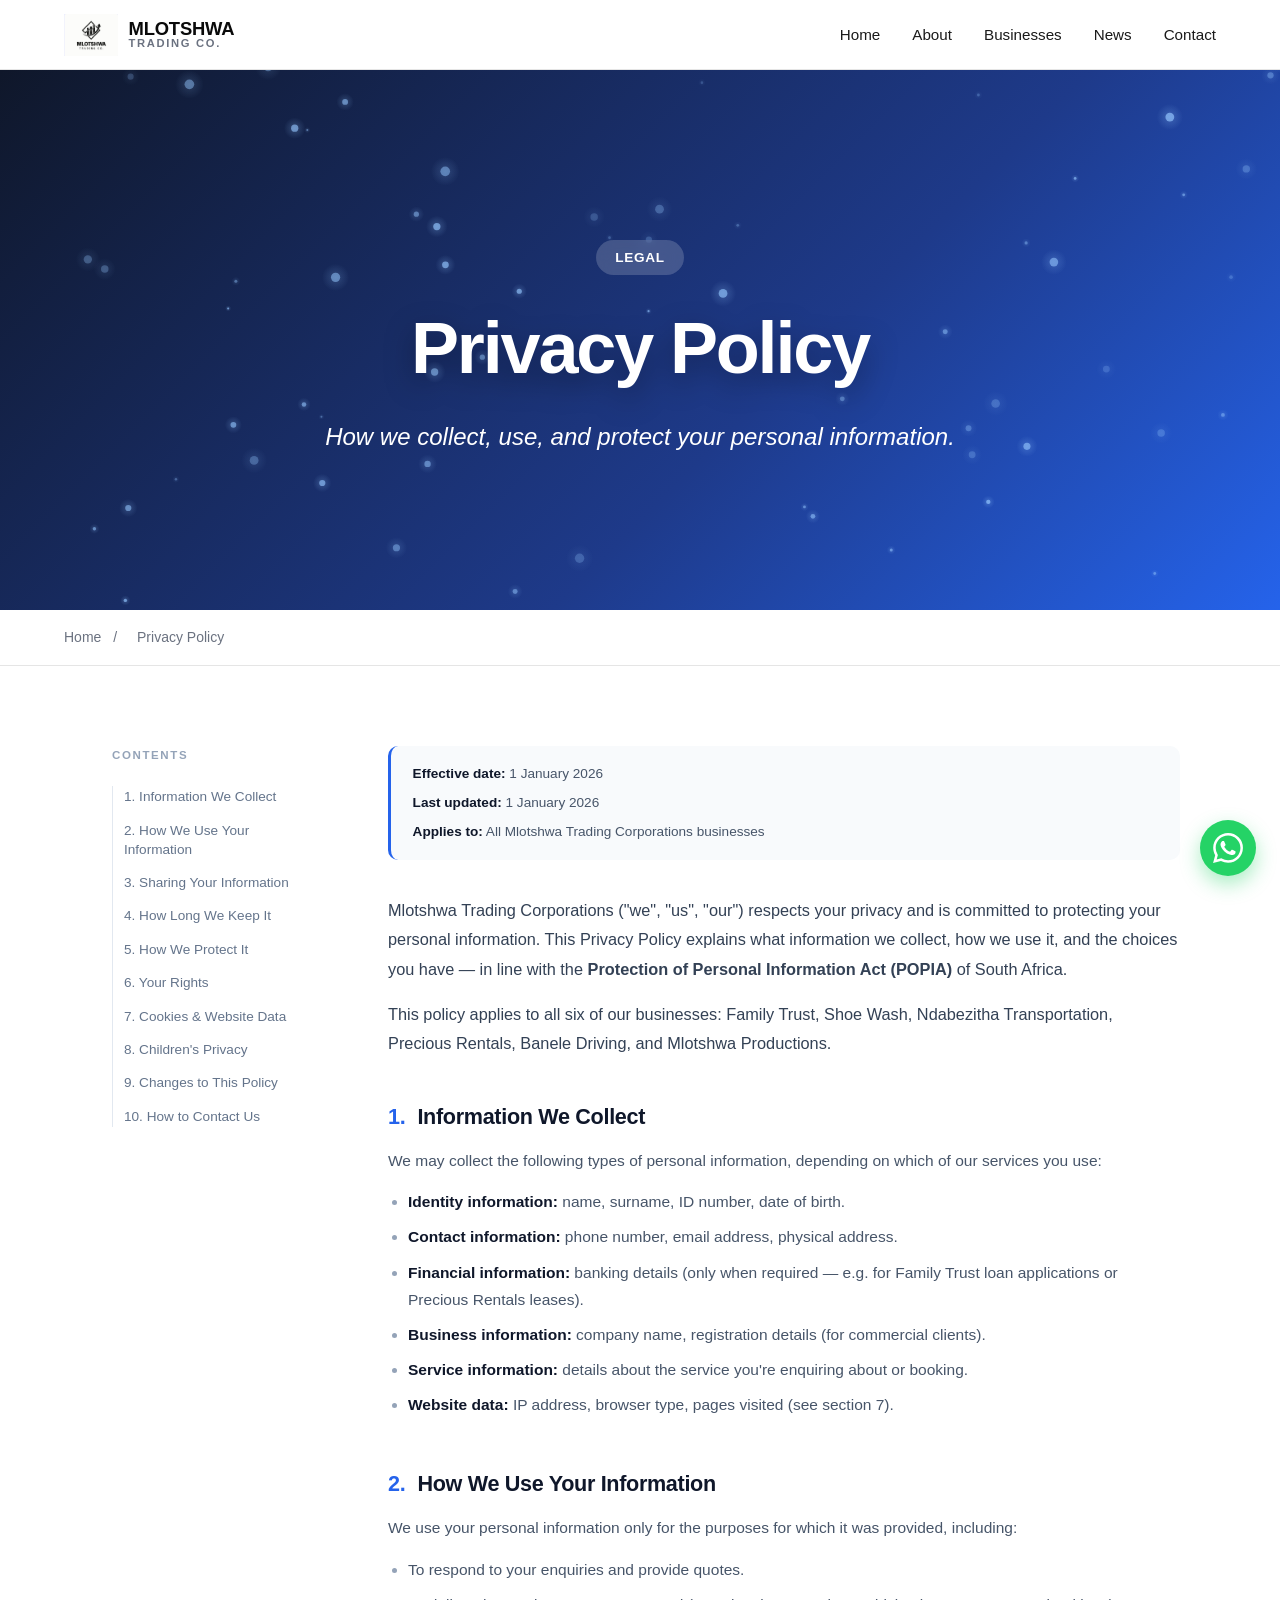
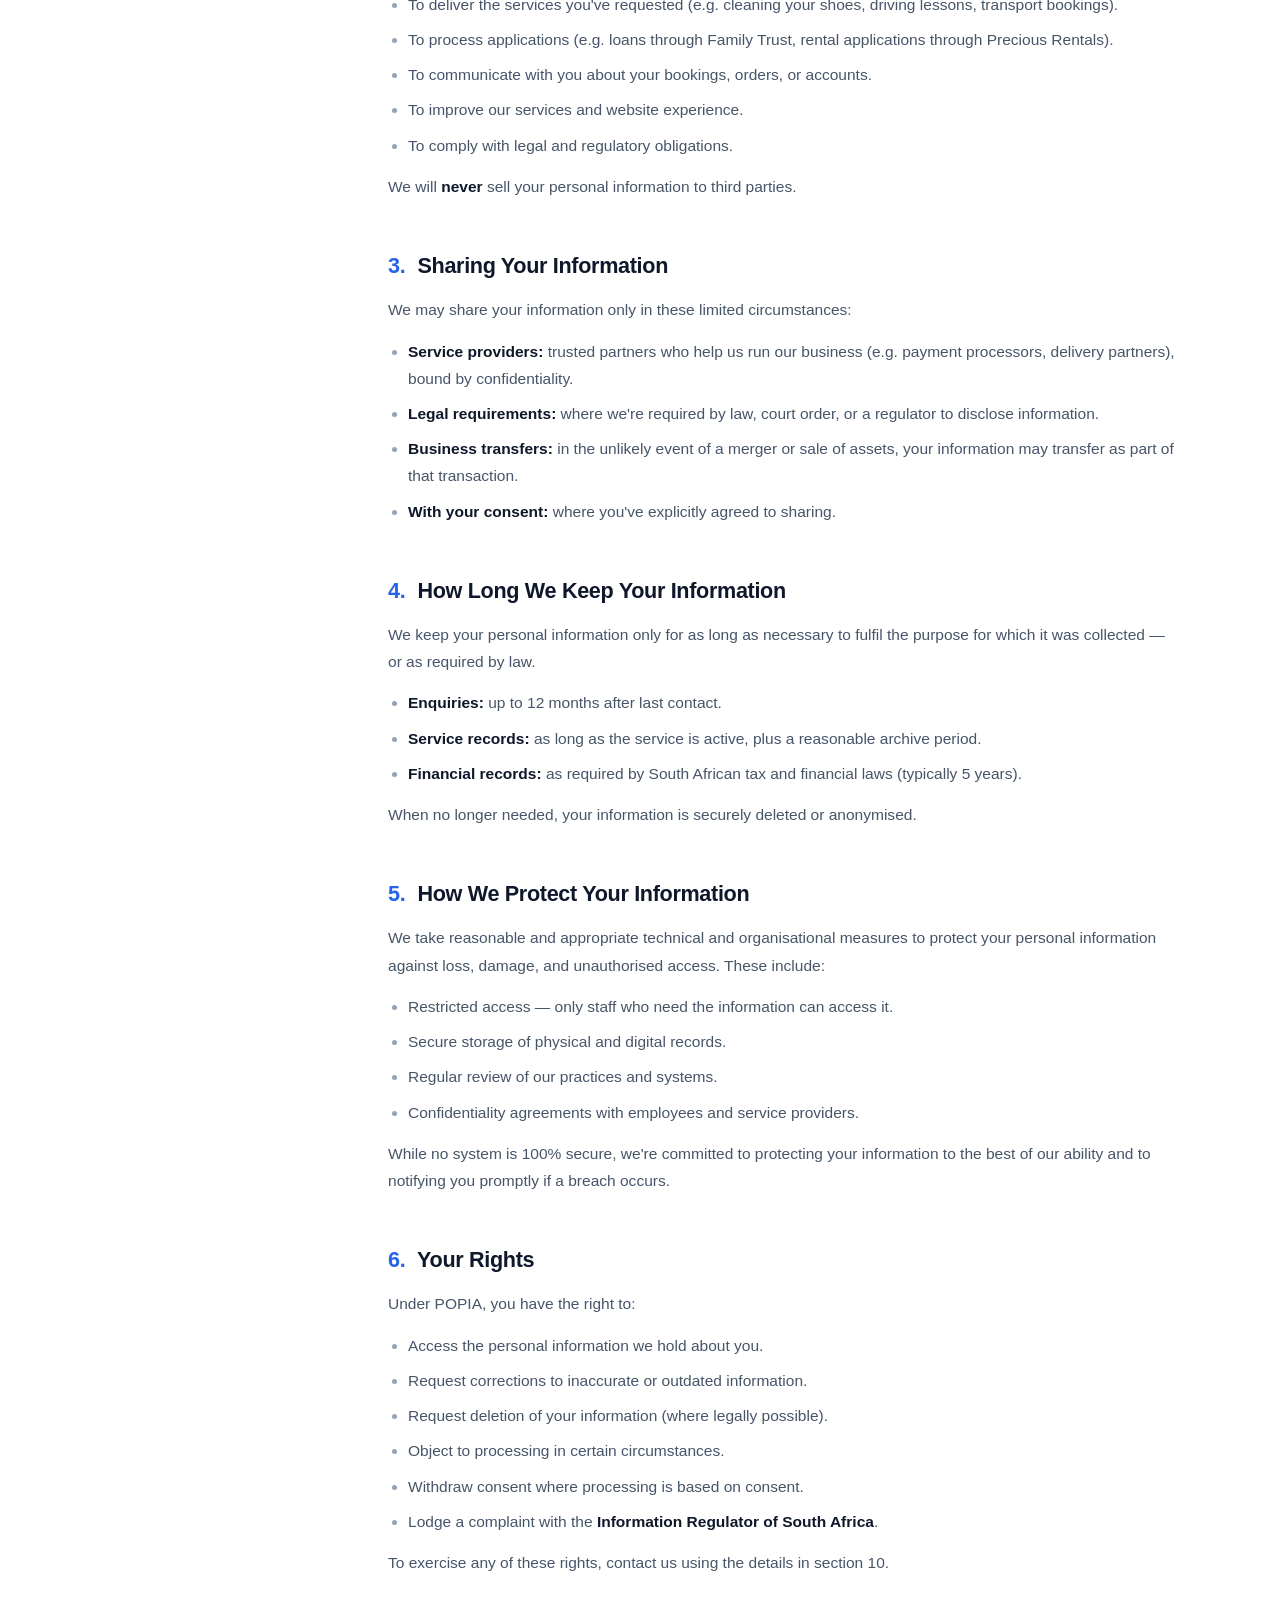
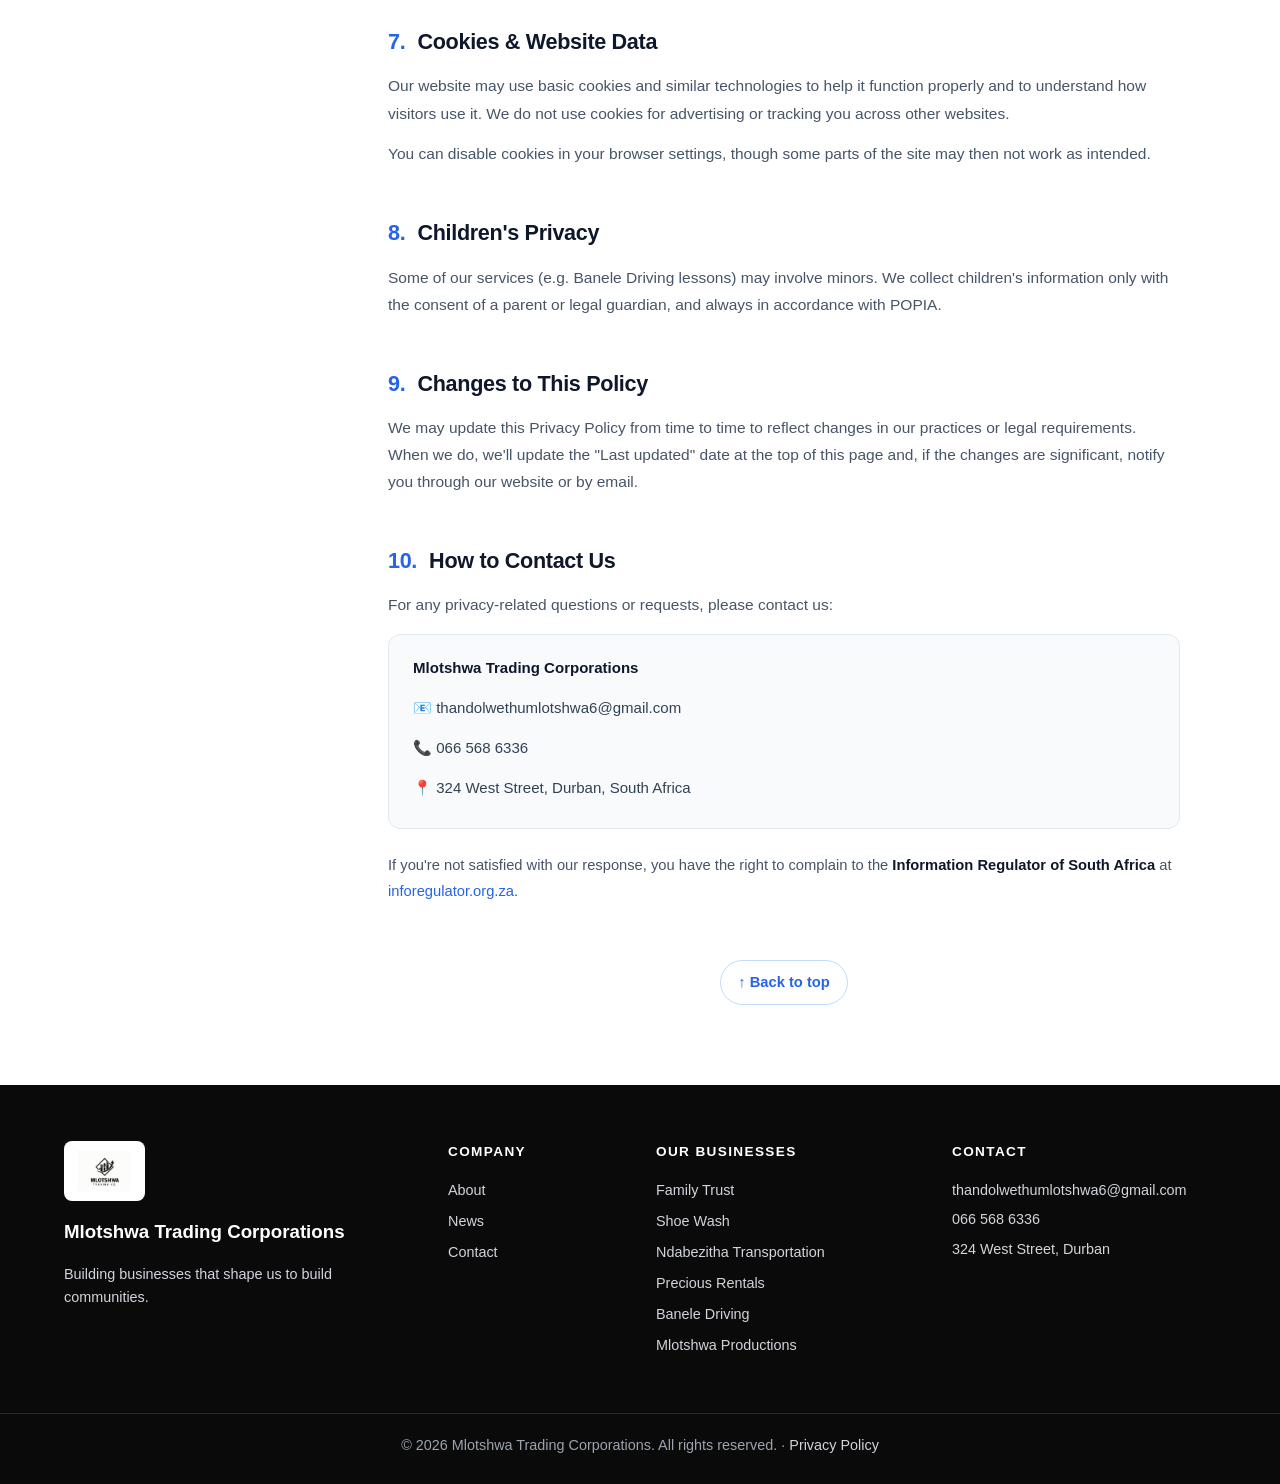
<file: privacy.html>
<!DOCTYPE html>
<html lang="en">
<head>
  <meta charset="UTF-8" />
  <meta name="viewport" content="width=device-width, initial-scale=1.0" />
  <title>Privacy Policy — Mlotshwa Trading Corporations</title>
  <meta name="description" content="How Mlotshwa Trading Corporations collects, uses, and protects your personal information. POPIA-compliant privacy policy." />
  <link rel="icon" type="image/png" href="Logo.png" />

  <meta property="og:title" content="Privacy Policy — Mlotshwa Trading Corporations" />
  <meta property="og:description" content="How we protect your personal information." />
  <meta property="og:image" content="images/logo.png" />

  <link rel="stylesheet" href="css/style.css" />
  <link rel="stylesheet" href="css/animations.css" />

  <style>
    /* ==================================================
       PRIVACY PAGE — DOCS-STYLE LAYOUT
       ================================================== */

    /* Smooth scroll for TOC anchor jumps, with offset for navbar */
    html {
      scroll-behavior: smooth;
    }

    .policy-section {
      scroll-margin-top: 100px;
    }

    /* Two-column layout: sidebar + content */
    .policy-layout {
      display: grid;
      grid-template-columns: 240px 1fr;
      gap: 3rem;
      align-items: start;
      max-width: 1080px;
      margin: 0 auto;
    }

    /* ===== Sidebar ===== */
    .policy-toc {
      position: sticky;
      top: 100px;
      font-size: 0.9rem;
      max-height: calc(100vh - 120px);
      overflow-y: auto;
      padding-right: 0.5rem;
    }

    /* Custom subtle scrollbar for the sidebar */
    .policy-toc::-webkit-scrollbar {
      width: 4px;
    }
    .policy-toc::-webkit-scrollbar-track {
      background: transparent;
    }
    .policy-toc::-webkit-scrollbar-thumb {
      background: #cbd5e1;
      border-radius: 4px;
    }

    .policy-toc h3 {
      font-size: 0.72rem;
      text-transform: uppercase;
      letter-spacing: 0.14em;
      color: #94a3b8;
      font-weight: 700;
      margin: 0 0 1rem;
      padding-left: 0.75rem;
    }

    .policy-toc ul {
      list-style: none;
      padding: 0;
      margin: 0;
      position: relative;
    }

    /* Vertical line on the left of TOC */
    .policy-toc ul::before {
      content: '';
      position: absolute;
      left: 0.75rem;
      top: 6px;
      bottom: 6px;
      width: 1px;
      background: #e2e8f0;
    }

    .policy-toc li {
      margin: 0;
    }

    .policy-toc a {
      display: block;
      padding: 0.45rem 0.75rem 0.45rem 1.5rem;
      color: #64748b;
      text-decoration: none;
      font-size: 0.85rem;
      line-height: 1.4;
      border-radius: 6px;
      position: relative;
      transition: color 0.2s ease, background 0.2s ease;
    }

    .policy-toc a:hover {
      color: #2563eb;
      background: #f1f5f9;
    }

    /* Active state — highlighted item */
    .policy-toc a.active {
      color: #2563eb;
      font-weight: 600;
      background: #eff6ff;
    }

    .policy-toc a.active::before {
      content: '';
      position: absolute;
      left: 0.75rem;
      top: 50%;
      transform: translateY(-50%);
      width: 3px;
      height: 18px;
      background: #2563eb;
      border-radius: 3px;
    }

    /* ===== Main content column ===== */
    .policy-content {
      min-width: 0;
    }

    .policy-meta {
      display: flex;
      flex-direction: column;
      gap: 0.5rem;
      padding: 1.1rem 1.35rem;
      background: #f8fafc;
      border-left: 3px solid #2563eb;
      border-radius: 10px;
      margin-bottom: 2.25rem;
      font-size: 0.85rem;
      color: #475569;
      line-height: 1.55;
    }

    .policy-meta strong {
      color: #0f172a;
      font-weight: 600;
    }

    .policy-intro {
      font-size: 1.02rem;
      color: #334155;
      line-height: 1.8;
      margin-bottom: 2.5rem;
    }

    .policy-intro p + p {
      margin-top: 1rem;
    }

    .policy-section {
      margin-bottom: 3rem;
      padding-top: 0.25rem;
    }

    .policy-section h2 {
      font-size: 1.35rem;
      font-weight: 700;
      color: #0f172a;
      margin: 0 0 1rem;
      letter-spacing: -0.015em;
      line-height: 1.3;
    }

    .policy-section h2 .num {
      color: #2563eb;
      font-weight: 800;
      margin-right: 0.4rem;
    }

    .policy-section p,
    .policy-section li {
      color: #475569;
      line-height: 1.75;
      font-size: 0.97rem;
    }

    .policy-section p + p {
      margin-top: 0.85rem;
    }

    .policy-section ul {
      padding-left: 1.25rem;
      margin: 0.9rem 0;
    }

    .policy-section li {
      margin-bottom: 0.5rem;
    }

    .policy-section li::marker {
      color: #94a3b8;
    }

    .policy-section strong {
      color: #0f172a;
      font-weight: 600;
    }

    .policy-contact-box {
      background: #f8fafc;
      border-radius: 12px;
      padding: 1.25rem 1.5rem;
      margin-top: 1rem;
      border: 1px solid #e2e8f0;
    }

    .policy-contact-box p {
      margin: 0.4rem 0;
      color: #334155;
      font-size: 0.94rem;
    }

    .policy-contact-box p:first-child {
      margin-top: 0;
      color: #0f172a;
    }

    .back-to-top {
      display: inline-flex;
      align-items: center;
      gap: 0.4rem;
      color: #2563eb;
      font-weight: 600;
      font-size: 0.92rem;
      text-decoration: none;
      padding: 0.6rem 1.1rem;
      border: 1px solid #bfdbfe;
      border-radius: 30px;
      transition: all 0.25s ease;
    }

    .back-to-top:hover {
      background: #eff6ff;
      transform: translateY(-2px);
    }

    /* ===== Mobile: hide sidebar, show a compact inline TOC ===== */
    .policy-toc-mobile {
      display: none;
      margin-bottom: 2rem;
    }

    @media (max-width: 900px) {
      .policy-layout {
        grid-template-columns: 1fr;
        gap: 0;
      }

      .policy-toc {
        display: none;
      }

      .policy-toc-mobile {
        display: block;
      }

      .policy-toc-mobile details {
        background: #f8fafc;
        border: 1px solid #e2e8f0;
        border-radius: 12px;
        padding: 0.9rem 1.1rem;
      }

      .policy-toc-mobile summary {
        cursor: pointer;
        font-weight: 600;
        color: #0f172a;
        font-size: 0.95rem;
        list-style: none;
      }

      .policy-toc-mobile summary::-webkit-details-marker {
        display: none;
      }

      .policy-toc-mobile summary::after {
        content: '▾';
        float: right;
        color: #94a3b8;
        transition: transform 0.2s;
      }

      .policy-toc-mobile details[open] summary::after {
        transform: rotate(180deg);
      }

      .policy-toc-mobile ul {
        list-style: none;
        padding: 0;
        margin: 0.9rem 0 0;
      }

      .policy-toc-mobile li {
        margin-bottom: 0.3rem;
      }

      .policy-toc-mobile a {
        display: block;
        padding: 0.5rem 0.6rem;
        color: #475569;
        text-decoration: none;
        font-size: 0.88rem;
        border-radius: 6px;
        transition: background 0.2s, color 0.2s;
      }

      .policy-toc-mobile a:hover {
        background: #eff6ff;
        color: #2563eb;
      }
    }
  </style>
</head>
<body>

  <!-- ============ HEADER ============ -->
  <header class="navbar">
    <div class="container nav-inner">
      <a href="index.html" class="logo">
        <img src="Logo.png" alt="Mlotshwa Trading Co." />
        <span class="logo-text">
          <span>MLOTSHWA</span>
          <span>Trading Co.</span>
        </span>
      </a>
      <nav>
        <ul class="nav-links" id="navLinks">
          <li><a href="index.html">Home</a></li>
          <li><a href="about.html">About</a></li>
          <li><a href="businesses.html">Businesses</a></li>
          <li><a href="news.html">News</a></li>
          <li><a href="contact.html">Contact</a></li>
        </ul>
      </nav>
      <button class="menu-toggle" id="menuToggle" aria-label="Toggle menu">
        <span></span><span></span><span></span>
      </button>
    </div>
  </header>

  <!-- ============ ANIMATED HERO ============ -->
  <section class="business-hero" style="background: linear-gradient(135deg, #0f172a 0%, #1e3a8a 60%, #2563eb 100%);">
    <canvas id="heroCanvas" data-color="147, 197, 253"></canvas>
    <div class="container">
      <span class="business-badge">Legal</span>
      <h1>Privacy Policy</h1>
      <p class="business-tagline">How we collect, use, and protect your personal information.</p>
    </div>
  </section>

  <!-- ============ BREADCRUMB ============ -->
  <div class="breadcrumb">
    <div class="container">
      <a href="index.html">Home</a> <span>/</span>
      <span>Privacy Policy</span>
    </div>
  </div>

  <!-- ============ POLICY CONTENT ============ -->
  <section class="section">
    <div class="container">
      <div class="policy-layout">

        <!-- ===== SIDEBAR TOC (desktop only) ===== -->
        <aside class="policy-toc" aria-label="Table of contents">
          <h3>Contents</h3>
          <ul>
            <li><a href="#info-we-collect">1. Information We Collect</a></li>
            <li><a href="#how-we-use">2. How We Use Your Information</a></li>
            <li><a href="#sharing">3. Sharing Your Information</a></li>
            <li><a href="#retention">4. How Long We Keep It</a></li>
            <li><a href="#security">5. How We Protect It</a></li>
            <li><a href="#your-rights">6. Your Rights</a></li>
            <li><a href="#cookies">7. Cookies &amp; Website Data</a></li>
            <li><a href="#children">8. Children's Privacy</a></li>
            <li><a href="#changes">9. Changes to This Policy</a></li>
            <li><a href="#contact">10. How to Contact Us</a></li>
          </ul>
        </aside>

        <!-- ===== MAIN CONTENT ===== -->
        <div class="policy-content">

          <!-- Mobile TOC (collapses into a details dropdown) -->
          <div class="policy-toc-mobile">
            <details>
              <summary>Jump to section</summary>
              <ul>
                <li><a href="#info-we-collect">1. Information We Collect</a></li>
                <li><a href="#how-we-use">2. How We Use Your Information</a></li>
                <li><a href="#sharing">3. Sharing Your Information</a></li>
                <li><a href="#retention">4. How Long We Keep It</a></li>
                <li><a href="#security">5. How We Protect It</a></li>
                <li><a href="#your-rights">6. Your Rights</a></li>
                <li><a href="#cookies">7. Cookies &amp; Website Data</a></li>
                <li><a href="#children">8. Children's Privacy</a></li>
                <li><a href="#changes">9. Changes to This Policy</a></li>
                <li><a href="#contact">10. How to Contact Us</a></li>
              </ul>
            </details>
          </div>

          <!-- Meta -->
          <div class="policy-meta reveal">
            <div><strong>Effective date:</strong> 1 January 2026</div>
            <div><strong>Last updated:</strong> 1 January 2026</div>
            <div><strong>Applies to:</strong> All Mlotshwa Trading Corporations businesses</div>
          </div>

          <!-- Intro -->
          <div class="policy-intro reveal">
            <p>
              Mlotshwa Trading Corporations ("we", "us", "our") respects your
              privacy and is committed to protecting your personal information.
              This Privacy Policy explains what information we collect, how we
              use it, and the choices you have — in line with the
              <strong>Protection of Personal Information Act (POPIA)</strong> of
              South Africa.
            </p>
            <p>
              This policy applies to all six of our businesses: Family Trust,
              Shoe Wash, Ndabezitha Transportation, Precious Rentals, Banele
              Driving, and Mlotshwa Productions.
            </p>
          </div>

          <!-- 1 -->
          <div class="policy-section reveal" id="info-we-collect">
            <h2><span class="num">1.</span> Information We Collect</h2>
            <p>We may collect the following types of personal information, depending on which of our services you use:</p>
            <ul>
              <li><strong>Identity information:</strong> name, surname, ID number, date of birth.</li>
              <li><strong>Contact information:</strong> phone number, email address, physical address.</li>
              <li><strong>Financial information:</strong> banking details (only when required — e.g. for Family Trust loan applications or Precious Rentals leases).</li>
              <li><strong>Business information:</strong> company name, registration details (for commercial clients).</li>
              <li><strong>Service information:</strong> details about the service you're enquiring about or booking.</li>
              <li><strong>Website data:</strong> IP address, browser type, pages visited (see section 7).</li>
            </ul>
          </div>

          <!-- 2 -->
          <div class="policy-section reveal" id="how-we-use">
            <h2><span class="num">2.</span> How We Use Your Information</h2>
            <p>We use your personal information only for the purposes for which it was provided, including:</p>
            <ul>
              <li>To respond to your enquiries and provide quotes.</li>
              <li>To deliver the services you've requested (e.g. cleaning your shoes, driving lessons, transport bookings).</li>
              <li>To process applications (e.g. loans through Family Trust, rental applications through Precious Rentals).</li>
              <li>To communicate with you about your bookings, orders, or accounts.</li>
              <li>To improve our services and website experience.</li>
              <li>To comply with legal and regulatory obligations.</li>
            </ul>
            <p>We will <strong>never</strong> sell your personal information to third parties.</p>
          </div>

          <!-- 3 -->
          <div class="policy-section reveal" id="sharing">
            <h2><span class="num">3.</span> Sharing Your Information</h2>
            <p>We may share your information only in these limited circumstances:</p>
            <ul>
              <li><strong>Service providers:</strong> trusted partners who help us run our business (e.g. payment processors, delivery partners), bound by confidentiality.</li>
              <li><strong>Legal requirements:</strong> where we're required by law, court order, or a regulator to disclose information.</li>
              <li><strong>Business transfers:</strong> in the unlikely event of a merger or sale of assets, your information may transfer as part of that transaction.</li>
              <li><strong>With your consent:</strong> where you've explicitly agreed to sharing.</li>
            </ul>
          </div>

          <!-- 4 -->
          <div class="policy-section reveal" id="retention">
            <h2><span class="num">4.</span> How Long We Keep Your Information</h2>
            <p>
              We keep your personal information only for as long as necessary to fulfil
              the purpose for which it was collected — or as required by law.
            </p>
            <ul>
              <li><strong>Enquiries:</strong> up to 12 months after last contact.</li>
              <li><strong>Service records:</strong> as long as the service is active, plus a reasonable archive period.</li>
              <li><strong>Financial records:</strong> as required by South African tax and financial laws (typically 5 years).</li>
            </ul>
            <p>When no longer needed, your information is securely deleted or anonymised.</p>
          </div>

          <!-- 5 -->
          <div class="policy-section reveal" id="security">
            <h2><span class="num">5.</span> How We Protect Your Information</h2>
            <p>
              We take reasonable and appropriate technical and organisational measures to protect
              your personal information against loss, damage, and unauthorised access. These include:
            </p>
            <ul>
              <li>Restricted access — only staff who need the information can access it.</li>
              <li>Secure storage of physical and digital records.</li>
              <li>Regular review of our practices and systems.</li>
              <li>Confidentiality agreements with employees and service providers.</li>
            </ul>
            <p>
              While no system is 100% secure, we're committed to protecting your information
              to the best of our ability and to notifying you promptly if a breach occurs.
            </p>
          </div>

          <!-- 6 -->
          <div class="policy-section reveal" id="your-rights">
            <h2><span class="num">6.</span> Your Rights</h2>
            <p>Under POPIA, you have the right to:</p>
            <ul>
              <li>Access the personal information we hold about you.</li>
              <li>Request corrections to inaccurate or outdated information.</li>
              <li>Request deletion of your information (where legally possible).</li>
              <li>Object to processing in certain circumstances.</li>
              <li>Withdraw consent where processing is based on consent.</li>
              <li>Lodge a complaint with the <strong>Information Regulator of South Africa</strong>.</li>
            </ul>
            <p>To exercise any of these rights, contact us using the details in section 10.</p>
          </div>

          <!-- 7 -->
          <div class="policy-section reveal" id="cookies">
            <h2><span class="num">7.</span> Cookies &amp; Website Data</h2>
            <p>
              Our website may use basic cookies and similar technologies to help it function
              properly and to understand how visitors use it. We do not use cookies for
              advertising or tracking you across other websites.
            </p>
            <p>
              You can disable cookies in your browser settings, though some parts of the
              site may then not work as intended.
            </p>
          </div>

          <!-- 8 -->
          <div class="policy-section reveal" id="children">
            <h2><span class="num">8.</span> Children's Privacy</h2>
            <p>
              Some of our services (e.g. Banele Driving lessons) may involve minors.
              We collect children's information only with the consent of a parent or
              legal guardian, and always in accordance with POPIA.
            </p>
          </div>

          <!-- 9 -->
          <div class="policy-section reveal" id="changes">
            <h2><span class="num">9.</span> Changes to This Policy</h2>
            <p>
              We may update this Privacy Policy from time to time to reflect changes in
              our practices or legal requirements. When we do, we'll update the "Last
              updated" date at the top of this page and, if the changes are significant,
              notify you through our website or by email.
            </p>
          </div>

          <!-- 10 -->
          <div class="policy-section reveal" id="contact">
            <h2><span class="num">10.</span> How to Contact Us</h2>
            <p>For any privacy-related questions or requests, please contact us:</p>
            <div class="policy-contact-box">
              <p><strong>Mlotshwa Trading Corporations</strong></p>
              <p>📧 thandolwethumlotshwa6@gmail.com</p>
              <p>📞 066 568 6336</p>
              <p>📍 324 West Street, Durban, South Africa</p>
            </div>
            <p style="margin-top:1.5rem; font-size:0.92rem;">
              If you're not satisfied with our response, you have the right to complain to the
              <strong>Information Regulator of South Africa</strong> at
              <a href="https://inforegulator.org.za" target="_blank" rel="noopener" style="color:#2563eb;">inforegulator.org.za</a>.
            </p>
          </div>

          <!-- Back to top -->
          <div class="reveal" style="text-align:center; margin-top:3.5rem;">
            <a href="#top" class="back-to-top" onclick="window.scrollTo({top:0,behavior:'smooth'});return false;">
              ↑ Back to top
            </a>
          </div>

        </div><!-- /policy-content -->
      </div><!-- /policy-layout -->
    </div>
  </section>

  <!-- ============ FOOTER ============ -->
  <footer class="footer">
    <div class="container footer-grid">
      <div>
        <img src="Logo.png" alt="Mlotshwa Trading Co." class="footer-logo" />
        <h3>Mlotshwa Trading Corporations</h3>
        <p>Building businesses that shape us to build communities.</p>
      </div>
      <div>
        <h4>Company</h4>
        <ul>
          <li><a href="about.html">About</a></li>
          <li><a href="news.html">News</a></li>
          <li><a href="contact.html">Contact</a></li>
        </ul>
      </div>
      <div>
        <h4>Our Businesses</h4>
        <ul>
          <li><a href="business-family-trust.html">Family Trust</a></li>
          <li><a href="business-shoe-wash.html">Shoe Wash</a></li>
          <li><a href="business-ndabezitha.html">Ndabezitha Transportation</a></li>
          <li><a href="business-precious-rentals.html">Precious Rentals</a></li>
          <li><a href="business-banele-driving.html">Banele Driving</a></li>
          <li><a href="business-mlotshwa-productions.html">Mlotshwa Productions</a></li>
        </ul>
      </div>
      <div>
        <h4>Contact</h4>
        <p>thandolwethumlotshwa6@gmail.com</p>
        <p>066 568 6336</p>
        <p>324 West Street, Durban</p>
      </div>
    </div>
    <div class="footer-bottom">
      <p>© 2026 Mlotshwa Trading Corporations. All rights reserved. · <a href="privacy.html">Privacy Policy</a></p>
    </div>
  </footer>

  <!-- ============ WHATSAPP FLOAT ============ -->
  <a href="https://wa.me/27665686336" class="whatsapp-float" target="_blank" rel="noopener" aria-label="Chat on WhatsApp">
    <svg viewBox="0 0 24 24" xmlns="http://www.w3.org/2000/svg">
      <path d="M17.472 14.382c-.297-.149-1.758-.867-2.03-.967-.273-.099-.471-.148-.67.15-.197.297-.767.966-.94 1.164-.173.199-.347.223-.644.075-.297-.15-1.255-.463-2.39-1.475-.883-.788-1.48-1.761-1.653-2.059-.173-.297-.018-.458.13-.606.134-.133.298-.347.446-.52.149-.174.198-.298.298-.497.099-.198.05-.371-.025-.52-.075-.149-.669-1.612-.916-2.207-.242-.579-.487-.5-.669-.51-.173-.008-.371-.01-.57-.01-.198 0-.52.074-.792.372-.272.297-1.04 1.016-1.04 2.479 0 1.462 1.065 2.875 1.213 3.074.149.198 2.096 3.2 5.077 4.487.709.306 1.262.489 1.694.625.712.227 1.36.195 1.871.118.571-.085 1.758-.719 2.006-1.413.248-.694.248-1.289.173-1.413-.074-.124-.272-.198-.57-.347m-5.421 7.403h-.004a9.87 9.87 0 01-5.031-1.378l-.361-.214-3.741.982.998-3.648-.235-.374a9.86 9.86 0 01-1.51-5.26c.001-5.45 4.436-9.884 9.888-9.884 2.64 0 5.122 1.03 6.988 2.898a9.825 9.825 0 012.893 6.994c-.003 5.45-4.437 9.884-9.885 9.884m8.413-18.297A11.815 11.815 0 0012.05 0C5.495 0 .16 5.335.157 11.892c0 2.096.547 4.142 1.588 5.945L.057 24l6.305-1.654a11.882 11.882 0 005.683 1.448h.005c6.554 0 11.89-5.335 11.893-11.893a11.821 11.821 0 00-3.48-8.413Z"/>
    </svg>
  </a>

  <!-- ============ SCRIPTS ============ -->
  <script>
    (function () {
      const toggle = document.getElementById('menuToggle');
      const links  = document.getElementById('navLinks');
      if (!toggle || !links) return;
      toggle.addEventListener('click', () => links.classList.toggle('open'));
    })();

    /* ==================================================
       ACTIVE TOC HIGHLIGHTING
       Highlights the sidebar link for the section
       currently visible in the viewport.
       ================================================== */
    (function () {
      const tocLinks = document.querySelectorAll('.policy-toc a[href^="#"]');
      if (!tocLinks.length) return;

      const sections = Array.from(tocLinks)
        .map(link => {
          const id = link.getAttribute('href').slice(1);
          return document.getElementById(id);
        })
        .filter(Boolean);

      function setActive() {
        const scrollPos = window.scrollY;
        const offset = 130; // navbar + a little breathing room
        let current = null;

        for (const section of sections) {
          const top = section.offsetTop - offset;
          if (scrollPos >= top) current = section.id;
        }

        // If we're above the first section, highlight nothing
        if (scrollPos < sections[0].offsetTop - offset - 200) current = null;

        tocLinks.forEach(link => {
          const isActive = link.getAttribute('href').slice(1) === current;
          link.classList.toggle('active', isActive);
        });
      }

      // Throttle with requestAnimationFrame for smoothness
      let ticking = false;
      window.addEventListener('scroll', () => {
        if (!ticking) {
          window.requestAnimationFrame(() => {
            setActive();
            ticking = false;
          });
          ticking = true;
        }
      }, { passive: true });

      setActive(); // run once on load
    })();
  </script>
  <script src="js/business-animations.js"></script>
</body>
</html>
</file>
<file: css/style.css>
/* ============================================
   MLOTSHWA TRADING CORPORATIONS
   Black & White Theme with 6 Business Accents
   ============================================ */

/* ============ RESET & BASE ============ */
* { margin: 0; padding: 0; box-sizing: border-box; }

:root {
  --brand: #0a0a0a;       /* near-black */
  --brand-light: #1f1f1f;
  --accent: #f59e0b;      /* amber CTA */
  --text: #1a1a1a;
  --muted: #6b7280;
  --bg: #ffffff;
  --bg-alt: #f8f8f8;
  --border: #e5e5e5;
  --white: #ffffff;

  /* Business brand colors */
  --c-family: #dc2626;    /* red */
  --c-shoe: #2563eb;      /* blue */
  --c-ndabezitha: #64748b;/* grey */
  --c-precious: #eab308;  /* gold */
  --c-banele: #16a34a;    /* green */
  --c-productions: #f59e0b;/* amber */
}

body {
  font-family: -apple-system, BlinkMacSystemFont, "Segoe UI", Roboto, sans-serif;
  color: var(--text);
  background: var(--bg);
  line-height: 1.6;
}

a { text-decoration: none; color: inherit; }
img { max-width: 100%; display: block; }

.container {
  max-width: 1200px;
  margin: 0 auto;
  padding: 0 1.5rem;
}

/* ============ NAVBAR ============ */
.navbar {
  position: sticky;
  top: 0;
  z-index: 100;
  background: rgba(255,255,255,0.97);
  backdrop-filter: blur(8px);
  border-bottom: 1px solid var(--border);
}

.nav-inner {
  display: flex;
  justify-content: space-between;
  align-items: center;
  padding: 0.85rem 1.5rem;
}

.logo {
  display: flex;
  align-items: center;
  gap: 0.65rem;
  font-size: 1.15rem;
  font-weight: 800;
  color: var(--brand);
  letter-spacing: -0.01em;
}
.logo img {
  height: 42px;
  width: auto;
}
.logo-text {
  display: flex;
  flex-direction: column;
  line-height: 1.05;
}
.logo-text span:first-child {
  font-size: 1.15rem;
  font-weight: 800;
  color: var(--brand);
}
.logo-text span:last-child {
  font-size: 0.7rem;
  font-weight: 600;
  letter-spacing: 0.15em;
  color: var(--muted);
  text-transform: uppercase;
}

.nav-links {
  display: flex;
  gap: 2rem;
  list-style: none;
}

.nav-links a {
  font-weight: 500;
  color: var(--text);
  transition: color 0.2s;
  font-size: 0.95rem;
}

.nav-links a:hover,
.nav-links a.active { color: var(--accent); }

.menu-toggle {
  display: none;
  background: none;
  border: none;
  cursor: pointer;
  flex-direction: column;
  gap: 5px;
  padding: 0.5rem;
}

.menu-toggle span {
  display: block;
  width: 24px;
  height: 2px;
  background: var(--brand);
}

/* ============ HERO ============ */
.hero {
  background: linear-gradient(135deg, #0a0a0a 0%, #2a2a2a 100%);
  color: white;
  padding: 6rem 0;
  text-align: center;
  position: relative;
  overflow: hidden;
}
.hero::before {
  content: "";
  position: absolute;
  inset: 0;
  background-image:
    radial-gradient(circle at 20% 30%, rgba(245,158,11,0.08) 0%, transparent 50%),
    radial-gradient(circle at 80% 70%, rgba(255,255,255,0.05) 0%, transparent 50%);
  pointer-events: none;
}
.hero-content { position: relative; z-index: 1; }

.hero h1 {
  font-size: clamp(2rem, 5vw, 3.75rem);
  font-weight: 800;
  margin-bottom: 1.5rem;
  letter-spacing: -0.02em;
}

.hero p {
  font-size: 1.125rem;
  color: #d1d5db;
  max-width: 680px;
  margin: 0 auto 2rem;
}

/* ============ BUTTONS ============ */
.btn {
  display: inline-block;
  padding: 0.85rem 2rem;
  border-radius: 0.5rem;
  font-weight: 600;
  transition: all 0.2s;
  border: 2px solid transparent;
  cursor: pointer;
  font-size: 0.95rem;
}

.btn-primary {
  background: var(--accent);
  color: var(--brand);
}
.btn-primary:hover { background: #d97706; transform: translateY(-2px); }

.btn-outline {
  background: transparent;
  color: white;
  border-color: white;
}
.btn-outline:hover { background: white; color: var(--brand); }

/* ============ SECTIONS ============ */
.section { padding: 5rem 0; }
.section-alt { background: var(--bg-alt); }

.section-title {
  text-align: center;
  margin-bottom: 3rem;
}
.section-title h2 {
  font-size: clamp(1.75rem, 3vw, 2.25rem);
  font-weight: 800;
  color: var(--brand);
  margin-bottom: 0.75rem;
  letter-spacing: -0.02em;
}
.section-title p {
  color: var(--muted);
  max-width: 620px;
  margin: 0 auto;
}

.section-subtitle {
  font-size: 1.5rem;
  font-weight: 700;
  color: var(--brand);
  margin: 2rem 0 1rem;
}

/* ============ GRIDS ============ */
.grid { display: grid; gap: 1.5rem; }
.grid-2 { grid-template-columns: repeat(2, 1fr); }
.grid-3 { grid-template-columns: repeat(3, 1fr); }

@media (max-width: 900px) {
  .grid-3 { grid-template-columns: repeat(2, 1fr); }
}
@media (max-width: 700px) {
  .grid-2, .grid-3 { grid-template-columns: 1fr; }
}

/* ============ BUSINESS CARD ============ */
.business-card {
  display: block;
  background: var(--white);
  border: 1px solid var(--border);
  border-radius: 0.85rem;
  padding: 1.75rem;
  transition: all 0.25s;
  position: relative;
  overflow: hidden;
}
.business-card::before {
  content: "";
  position: absolute;
  top: 0;
  left: 0;
  right: 0;
  height: 4px;
  background: var(--card-color, var(--accent));
}
.business-card:hover {
  transform: translateY(-4px);
  box-shadow: 0 16px 32px rgba(0,0,0,0.1);
  border-color: var(--card-color, var(--accent));
}

.business-card-color {
  width: 48px;
  height: 48px;
  border-radius: 0.5rem;
  margin-bottom: 1rem;
  display: flex;
  align-items: center;
  justify-content: center;
  color: white;
  font-weight: 800;
  font-size: 1.1rem;
}

.business-card h3 {
  font-size: 1.15rem;
  font-weight: 800;
  color: var(--brand);
  margin-bottom: 0.25rem;
}

.business-card .tagline {
  font-style: italic;
  color: var(--muted);
  font-size: 0.9rem;
  margin-bottom: 0.75rem;
}

.business-card .desc {
  font-size: 0.9rem;
  color: var(--muted);
  margin-bottom: 1rem;
  line-height: 1.55;
}

.business-card .learn-more {
  font-weight: 700;
  font-size: 0.85rem;
  letter-spacing: 0.02em;
}

/* ============ STATS ============ */
.stats {
  background: var(--brand);
  color: white;
  padding: 4rem 0;
}
.stats-grid {
  display: grid;
  grid-template-columns: repeat(4, 1fr);
  gap: 2rem;
  text-align: center;
}
.stats-grid strong {
  display: block;
  font-size: 2.25rem;
  font-weight: 800;
  color: var(--accent);
  margin-bottom: 0.25rem;
}
.stats-grid span {
  font-size: 0.85rem;
  color: #d1d5db;
  text-transform: uppercase;
  letter-spacing: 0.08em;
}
@media (max-width: 600px) {
  .stats-grid { grid-template-columns: repeat(2, 1fr); }
}

/* ============ PAGE HEADER ============ */
.page-header {
  background: linear-gradient(135deg, #0a0a0a 0%, #2a2a2a 100%);
  color: white;
  padding: 4rem 0;
  text-align: center;
}
.page-header h1 {
  font-size: clamp(1.85rem, 4vw, 2.5rem);
  font-weight: 800;
  margin-bottom: 0.75rem;
  letter-spacing: -0.02em;
}
.page-header p {
  color: #d1d5db;
  max-width: 620px;
  margin: 0 auto;
}

/* ============ BREADCRUMB ============ */
.breadcrumb {
  background: white;
  border-bottom: 1px solid var(--border);
  padding: 1rem 0;
  font-size: 0.875rem;
  color: var(--muted);
}
.breadcrumb a { color: var(--muted); }
.breadcrumb a:hover { color: var(--accent); }
.breadcrumb span { margin: 0 0.5rem; }

/* ============ BUSINESS HERO ============ */
.business-hero {
  color: white;
  padding: 5rem 0 4rem;
  text-align: center;
  position: relative;
}
.business-badge {
  display: inline-block;
  background: rgba(255,255,255,0.18);
  backdrop-filter: blur(6px);
  padding: 0.35rem 0.9rem;
  border-radius: 999px;
  font-size: 0.72rem;
  font-weight: 700;
  letter-spacing: 0.1em;
  text-transform: uppercase;
  margin-bottom: 1.25rem;
}
.business-hero h1 {
  font-size: clamp(2rem, 5vw, 3.25rem);
  font-weight: 800;
  margin-bottom: 0.75rem;
  letter-spacing: -0.02em;
}
.business-tagline {
  font-size: 1.15rem;
  font-style: italic;
  opacity: 0.95;
}

/* ============ NARROW ============ */
.narrow { max-width: 780px; margin: 0 auto; }
.lead {
  font-size: 1.15rem;
  color: var(--text);
  margin-bottom: 2rem;
  line-height: 1.7;
}

/* ============ VALUES ============ */
.values-list {
  list-style: none;
  display: grid;
  gap: 1rem;
  margin-top: 1rem;
}
.values-list li {
  background: white;
  border: 1px solid var(--border);
  border-left: 4px solid var(--accent);
  padding: 1rem 1.25rem;
  border-radius: 0.5rem;
}
.values-list strong {
  display: block;
  color: var(--brand);
  margin-bottom: 0.25rem;
}
.values-list span { color: var(--muted); font-size: 0.95rem; }

/* ============ TIMELINE ============ */
.timeline {
  display: grid;
  grid-template-columns: repeat(4, 1fr);
  gap: 1.5rem;
  margin-top: 2rem;
}
.timeline-item {
  background: white;
  border: 1px solid var(--border);
  border-radius: 0.75rem;
  padding: 1.5rem;
}
.timeline-item .year {
  display: inline-block;
  background: var(--accent);
  color: var(--brand);
  font-weight: 800;
  font-size: 0.8rem;
  padding: 0.25rem 0.75rem;
  border-radius: 999px;
  margin-bottom: 0.75rem;
}
.timeline-item h3 {
  color: var(--brand);
  font-size: 1.05rem;
  margin-bottom: 0.4rem;
}
.timeline-item p { color: var(--muted); font-size: 0.9rem; }

@media (max-width: 900px) {
  .timeline { grid-template-columns: repeat(2, 1fr); }
}
@media (max-width: 600px) {
  .timeline { grid-template-columns: 1fr; }
}

/* ============ TEAM CARD ============ */
.team-card {
  background: white;
  border: 1px solid var(--border);
  border-radius: 0.75rem;
  padding: 1.75rem;
  text-align: center;
}
.team-avatar {
  width: 72px;
  height: 72px;
  border-radius: 50%;
  background: var(--brand);
  color: white;
  font-weight: 800;
  font-size: 1.25rem;
  display: flex;
  align-items: center;
  justify-content: center;
  margin: 0 auto 1rem;
}
.team-card h3 {
  color: var(--brand);
  font-size: 1.1rem;
  margin-bottom: 0.25rem;
}
.team-card .role {
  color: var(--accent);
  font-weight: 700;
  font-size: 0.85rem;
  margin-bottom: 0.75rem;
}
.team-card .bio {
  color: var(--muted);
  font-size: 0.9rem;
}

/* ============ SERVICE CARD ============ */
.service-card {
  background: white;
  border: 1px solid var(--border);
  border-radius: 0.75rem;
  padding: 1.75rem;
  transition: all 0.2s;
}
.service-card:hover {
  transform: translateY(-4px);
  box-shadow: 0 12px 24px rgba(0,0,0,0.08);
}
.service-icon {
  width: 40px;
  height: 40px;
  border-radius: 0.5rem;
  margin-bottom: 1rem;
}
.service-card h3 {
  color: var(--brand);
  font-size: 1.05rem;
  margin-bottom: 0.5rem;
}
.service-card p {
  color: var(--muted);
  font-size: 0.9rem;
}

/* ============ HIGHLIGHT ============ */
.highlight {
  background: white;
  border: 1px solid var(--border);
  border-radius: 0.75rem;
  padding: 1.75rem;
}
.highlight h3 {
  color: var(--brand);
  font-size: 1.05rem;
  margin-bottom: 0.5rem;
}
.highlight p { color: var(--muted); font-size: 0.9rem; }

/* ============ INFO BOX ============ */
.info-box {
  background: white;
  border: 1px solid var(--border);
  border-left: 5px solid var(--accent);
  border-radius: 0.5rem;
  padding: 2rem;
}
.info-box h3 {
  color: var(--brand);
  font-size: 1.25rem;
  margin-bottom: 1rem;
}
.info-box p { margin-bottom: 0.4rem; }

/* ============ CTA BANNER ============ */
.cta {
  background: linear-gradient(135deg, #0a0a0a 0%, #2a2a2a 100%);
  color: white;
  padding: 4rem 0;
  text-align: center;
}
.cta-inner h2 {
  font-size: clamp(1.5rem, 3vw, 2rem);
  font-weight: 800;
  margin-bottom: 0.75rem;
}
.cta-inner p {
  color: #d1d5db;
  margin-bottom: 1.75rem;
}
.cta-buttons {
  display: flex;
  gap: 1rem;
  justify-content: center;
  flex-wrap: wrap;
}

/* ============ FILTERS ============ */
.filters {
  display: flex;
  gap: 0.5rem;
  flex-wrap: wrap;
  justify-content: center;
  margin-bottom: 1rem;
}
.filter-btn {
  background: white;
  border: 1px solid var(--border);
  padding: 0.5rem 1.1rem;
  border-radius: 999px;
  cursor: pointer;
  font-size: 0.875rem;
  font-weight: 600;
  color: var(--muted);
  transition: all 0.2s;
}
.filter-btn:hover { color: var(--brand); border-color: var(--brand); }
.filter-btn.active {
  background: var(--brand);
  color: white;
  border-color: var(--brand);
}

/* ============ NEWS ============ */
.news-list { display: grid; gap: 1.5rem; }
.news-item {
  background: white;
  border: 1px solid var(--border);
  border-radius: 0.75rem;
  padding: 1.75rem;
  transition: all 0.2s;
}
.news-item:hover {
  transform: translateY(-3px);
  box-shadow: 0 12px 24px rgba(0,0,0,0.06);
}
.news-item.hidden { display: none; }
.news-date {
  font-size: 0.78rem;
  color: var(--muted);
  text-transform: uppercase;
  letter-spacing: 0.08em;
  margin-bottom: 0.5rem;
  font-weight: 600;
}
.news-item h3 { font-size: 1.25rem; margin-bottom: 0.75rem; }
.news-item h3 a { color: var(--brand); transition: color 0.2s; }
.news-item h3 a:hover { color: var(--accent); }
.news-excerpt { color: var(--muted); font-size: 0.95rem; margin-bottom: 1rem; }
.read-more {
  color: var(--accent);
  font-weight: 700;
  font-size: 0.9rem;
}
.read-more:hover { text-decoration: underline; }

/* ============ NEWSLETTER ============ */
.newsletter-form {
  display: flex;
  gap: 0.5rem;
  max-width: 480px;
  margin: 0 auto;
  flex-wrap: wrap;
  justify-content: center;
}
.newsletter-form input {
  flex: 1;
  min-width: 220px;
  padding: 0.85rem 1rem;
  border-radius: 0.5rem;
  border: 1px solid var(--border);
  font-size: 1rem;
}

/* ============ CONTACT ============ */
.contact-grid {
  display: grid;
  grid-template-columns: 1fr 1fr;
  gap: 3rem;
}
@media (max-width: 800px) {
  .contact-grid { grid-template-columns: 1fr; }
}

.contact-block {
  background: white;
  border: 1px solid var(--border);
  border-radius: 0.75rem;
  padding: 1.25rem 1.5rem;
  margin-bottom: 1rem;
}
.contact-block h3 { font-size: 1rem; margin-bottom: 0.5rem; }
.contact-block p {
  font-size: 0.9rem;
  color: var(--muted);
  margin-bottom: 0.25rem;
}
.contact-block a { color: var(--accent); }
.contact-block a:hover { text-decoration: underline; }

.contact-form {
  background: white;
  border: 1px solid var(--border);
  border-radius: 0.75rem;
  padding: 2rem;
  display: flex;
  flex-direction: column;
  gap: 1rem;
}
.contact-form label {
  display: flex;
  flex-direction: column;
  gap: 0.4rem;
  font-size: 0.875rem;
  font-weight: 700;
  color: var(--brand);
}
.contact-form input,
.contact-form select,
.contact-form textarea {
  padding: 0.75rem 1rem;
  border: 1px solid var(--border);
  border-radius: 0.5rem;
  font-size: 1rem;
  font-family: inherit;
  color: var(--text);
  transition: border-color 0.2s;
}
.contact-form input:focus,
.contact-form select:focus,
.contact-form textarea:focus {
  outline: none;
  border-color: var(--accent);
  box-shadow: 0 0 0 3px rgba(245,158,11,0.15);
}

/* ============ MAP ============ */
.map-section { background: var(--bg-alt); padding: 3rem 0; }
.map-placeholder {
  background: white;
  border: 2px dashed var(--border);
  border-radius: 0.75rem;
  padding: 4rem 2rem;
  text-align: center;
  color: var(--muted);
}
.map-placeholder p {
  font-size: 1.1rem;
  font-weight: 700;
  margin-bottom: 0.5rem;
}

/* ============ LEGAL ============ */
.legal-content h2 {
  font-size: 1.35rem;
  font-weight: 800;
  color: var(--brand);
  margin: 2rem 0 0.75rem;
}
.legal-content p,
.legal-content li { margin-bottom: 0.6rem; }
.legal-content ul { list-style: disc; padding-left: 1.5rem; margin-bottom: 1rem; }
.legal-content a { color: var(--accent); font-weight: 600; }
.legal-content a:hover { text-decoration: underline; }

.legal-note {
  background: #fef3c7;
  border-left: 4px solid #f59e0b;
  padding: 1rem 1.25rem;
  border-radius: 0.5rem;
  margin-top: 2.5rem;
  font-size: 0.9rem;
  color: #78350f;
}

/* ============ FOOTER ============ */
.footer {
  background: var(--brand);
  color: #d1d5db;
  padding-top: 3.5rem;
}
.footer-grid {
  display: grid;
  grid-template-columns: 2fr 1fr 1.5fr 1.5fr;
  gap: 2rem;
  padding-bottom: 3rem;
}
.footer h3, .footer h4 {
  color: white;
  margin-bottom: 1rem;
}
.footer h4 {
  font-size: 0.85rem;
  text-transform: uppercase;
  letter-spacing: 0.1em;
}
.footer ul { list-style: none; }
.footer ul li { margin-bottom: 0.5rem; font-size: 0.9rem; }
.footer a:hover { color: var(--accent); }
.footer p { font-size: 0.9rem; margin-bottom: 0.4rem; }
/* Footer logo — shown as clean white badge on black footer */
.footer-logo {
  height: 60px;
  width: auto;
  margin-bottom: 1rem;
  background: white;
  padding: 0.6rem 0.9rem;
  border-radius: 8px;
  display: block;
}


.footer-bottom {
  border-top: 1px solid #2a2a2a;
  padding: 1.25rem 1.5rem;
  text-align: center;
  font-size: 0.8rem;
  color: #9ca3af;
}
.footer-bottom a { color: #d1d5db; }
.footer-bottom a:hover { color: var(--accent); }

@media (max-width: 900px) {
  .footer-grid { grid-template-columns: 1fr 1fr; }
}
@media (max-width: 600px) {
  .footer-grid { grid-template-columns: 1fr; }
}

/* ============ WHATSAPP FLOATING BUTTON ============ */
.whatsapp-float {
  position: fixed;
  bottom: 24px;
  right: 24px;
  width: 56px;
  height: 56px;
  background: #25d366;
  border-radius: 50%;
  display: flex;
  align-items: center;
  justify-content: center;
  box-shadow: 0 8px 20px rgba(37,211,102,0.4);
  z-index: 999;
  transition: transform 0.2s;
}
.whatsapp-float:hover { transform: scale(1.08); }
.whatsapp-float svg { width: 30px; height: 30px; fill: white; }

/* ============ MOBILE NAV ============ */
@media (max-width: 768px) {
  .menu-toggle { display: flex; }

  .logo-text span:first-child { font-size: 1rem; }
  .logo img { height: 36px; }

  .nav-links {
    position: absolute;
    top: 100%;
    left: 0;
    right: 0;
    flex-direction: column;
    background: white;
    padding: 1rem 1.5rem;
    gap: 1rem;
    border-bottom: 1px solid var(--border);
    display: none;
    box-shadow: 0 8px 16px rgba(0,0,0,0.05);
  }
  .nav-links.open { display: flex; }
}
.whatsapp-float svg {
  width: 30px;
  height: 30px;
  fill: #ffffff;
  display: block;
}

.whatsapp-float svg path {
  fill: #ffffff;
}
.text-red     { color: #dc2626; }
.text-blue    { color: #2563eb; }
.text-slate   { color: #64748b; }
.text-yellow  { color: #eab308; }
.text-green   { color: #16a34a; }
.text-amber   { color: #f59e0b; }

.btn-block    { width: 100%; }
.form-note    { font-size: 0.8rem; color: #6b7280; text-align: center; }
.link-amber   { color: #f59e0b; font-weight: 600; }
</file>
<file: css/animations.css>
/* css/animations.css */
/* Shared animations for business pages */

/* ===== HERO CANVAS ===== */
.business-hero {
  position: relative;
  overflow: hidden;
  min-height: 60vh;
  display: flex;
  align-items: center;
}

.business-hero canvas {
  position: absolute;
  inset: 0;
  width: 100%;
  height: 100%;
  z-index: 1;
  pointer-events: none;
}

.business-hero .container {
  position: relative;
  z-index: 2;
}

.business-hero h1 {
  font-size: clamp(2.5rem, 7vw, 4.5rem);
  font-weight: 800;
  letter-spacing: -0.03em;
  text-shadow: 0 10px 30px rgba(0, 0, 0, 0.35);
  animation: heroFadeUp 1s cubic-bezier(0.22, 1, 0.36, 1) both;
}

.business-hero .business-tagline {
  font-size: clamp(1.1rem, 2vw, 1.5rem);
  opacity: 0.95;
  animation: heroFadeUp 1s 0.2s cubic-bezier(0.22, 1, 0.36, 1) both;
}

.business-badge {
  display: inline-block;
  padding: 0.4rem 1.2rem;
  border-radius: 50px;
  background: rgba(255, 255, 255, 0.18);
  backdrop-filter: blur(8px);
  font-size: 0.85rem;
  font-weight: 600;
  letter-spacing: 0.05em;
  text-transform: uppercase;
  margin-bottom: 1rem;
  animation: heroFadeUp 1s 0.1s cubic-bezier(0.22, 1, 0.36, 1) both;
}

@keyframes heroFadeUp {
  from {
    opacity: 0;
    transform: translateY(30px);
  }
  to {
    opacity: 1;
    transform: translateY(0);
  }
}

/* ===== SCROLL REVEAL ===== */
.reveal {
  opacity: 0;
  transform: translateY(40px);
  transition: opacity 0.7s cubic-bezier(0.22, 1, 0.36, 1),
              transform 0.7s cubic-bezier(0.22, 1, 0.36, 1);
}

.reveal.revealed {
  opacity: 1;
  transform: translateY(0);
}

/* ===== ANIMATED SERVICE CARDS ===== */
.service-card {
  transition: transform 0.3s cubic-bezier(0.22, 1, 0.36, 1),
              box-shadow 0.3s ease;
  position: relative;
  overflow: hidden;
}

.service-card::before {
  content: '';
  position: absolute;
  top: 0;
  left: -100%;
  width: 100%;
  height: 100%;
  background: linear-gradient(90deg,
    transparent,
    rgba(255, 255, 255, 0.15),
    transparent);
  transition: left 0.6s ease;
}

.service-card:hover::before {
  left: 100%;
}

.service-card:hover {
  transform: translateY(-8px);
  box-shadow: 0 20px 40px rgba(0, 0, 0, 0.15);
}

.service-icon {
  transition: transform 0.4s cubic-bezier(0.34, 1.56, 0.64, 1);
}

.service-card:hover .service-icon {
  transform: scale(1.15) rotate(-5deg);
}

/* ===== HIGHLIGHT CARDS ===== */
.highlight {
  transition: transform 0.3s cubic-bezier(0.22, 1, 0.36, 1),
              border-color 0.3s ease;
}

.highlight:hover {
  transform: translateY(-6px) scale(1.02);
}

.highlight h3 {
  transition: transform 0.3s ease;
}

.highlight:hover h3 {
  transform: translateX(4px);
}

/* ===== TILT CARD ===== */
.tilt-card {
  transition: transform 0.2s ease;
  will-change: transform;
  transform-style: preserve-3d;
}

/* ===== BUSINESS CARD (group section) ===== */
.business-card {
  transition: transform 0.35s cubic-bezier(0.22, 1, 0.36, 1),
              box-shadow 0.35s ease;
}

.business-card:hover {
  transform: translateY(-10px);
  box-shadow: 0 25px 50px rgba(0, 0, 0, 0.2);
}

.business-card-color {
  transition: transform 0.4s cubic-bezier(0.34, 1.56, 0.64, 1);
}

.business-card:hover .business-card-color {
  transform: scale(1.1) rotate(-6deg);
}

/* ===== FLOATING ICON ANIMATION ===== */
@keyframes float {
  0%, 100% { transform: translateY(0); }
  50% { transform: translateY(-10px); }
}

.float-anim {
  animation: float 3s ease-in-out infinite;
}

/* ===== PULSE GLOW ===== */
@keyframes pulseGlow {
  0%, 100% { box-shadow: 0 0 0 0 rgba(255, 255, 255, 0.3); }
  50% { box-shadow: 0 0 0 15px rgba(255, 255, 255, 0); }
}

.pulse-glow {
  animation: pulseGlow 2.5s infinite;
}
/* ==================================================
   BUSINESSES HUB PAGE — extra polish
   ================================================== */

/* Taller, richer hero for the hub page */
.businesses-hero {
  min-height: 65vh;
}

/* Animated business cards — glow trail */
.business-card-animated {
  position: relative;
  overflow: hidden;
  transition: transform 0.35s cubic-bezier(0.22, 1, 0.36, 1),
              box-shadow 0.35s ease;
}

.business-card-animated .card-glow {
  position: absolute;
  top: -40%;
  left: -20%;
  width: 140%;
  height: 80%;
  opacity: 0;
  transition: opacity 0.5s ease;
  pointer-events: none;
  filter: blur(30px);
}

.business-card-animated:hover .card-glow {
  opacity: 1;
}

.business-card-animated::after {
  content: '';
  position: absolute;
  inset: 0;
  border-radius: inherit;
  border: 2px solid transparent;
  transition: border-color 0.35s ease;
  pointer-events: none;
}

.business-card-animated:hover::after {
  border-color: var(--card-color);
}

/* Bigger icon tile for hub cards */
.business-card-animated .business-card-color {
  width: 64px;
  height: 64px;
  border-radius: 16px;
  display: flex;
  align-items: center;
  justify-content: center;
  font-weight: 800;
  font-size: 1.15rem;
  color: white;
  letter-spacing: 0.05em;
  box-shadow: 0 10px 25px rgba(0, 0, 0, 0.15);
  position: relative;
  z-index: 1;
}

/* Stagger reveal of the whole grid */
.businesses-grid .business-card:nth-child(1) { transition-delay: 0.05s; }
.businesses-grid .business-card:nth-child(2) { transition-delay: 0.15s; }
.businesses-grid .business-card:nth-child(3) { transition-delay: 0.25s; }
.businesses-grid .business-card:nth-child(4) { transition-delay: 0.35s; }
.businesses-grid .business-card:nth-child(5) { transition-delay: 0.45s; }
.businesses-grid .business-card:nth-child(6) { transition-delay: 0.55s; }

/* Stats strip */
.businesses-stats-strip {
  background: linear-gradient(135deg, #0f172a 0%, #1e293b 100%);
  color: white;
}

.businesses-stats-strip .highlight {
  background: rgba(255, 255, 255, 0.04);
  border: 1px solid rgba(255, 255, 255, 0.08);
  border-radius: 20px;
  padding: 2rem;
  text-align: center;
  backdrop-filter: blur(10px);
}

.businesses-stats-strip .highlight h3 {
  font-size: 2.5rem;
  margin-bottom: 0.5rem;
  background: linear-gradient(135deg, #ffffff 0%, #93c5fd 100%);
  -webkit-background-clip: text;
  background-clip: text;
  color: transparent;
}

.businesses-stats-strip .highlight p {
  color: #94a3b8;
  margin: 0;
}

/* Reveal stagger for stat cards */
.businesses-stats-strip .highlight:nth-child(1) { transition-delay: 0s; }
.businesses-stats-strip .highlight:nth-child(2) { transition-delay: 0.15s; }
.businesses-stats-strip .highlight:nth-child(3) { transition-delay: 0.3s; }

/* Mobile responsiveness tweak */
@media (max-width: 768px) {
  .businesses-grid {
    grid-template-columns: 1fr !important;
  }
}
</file>
